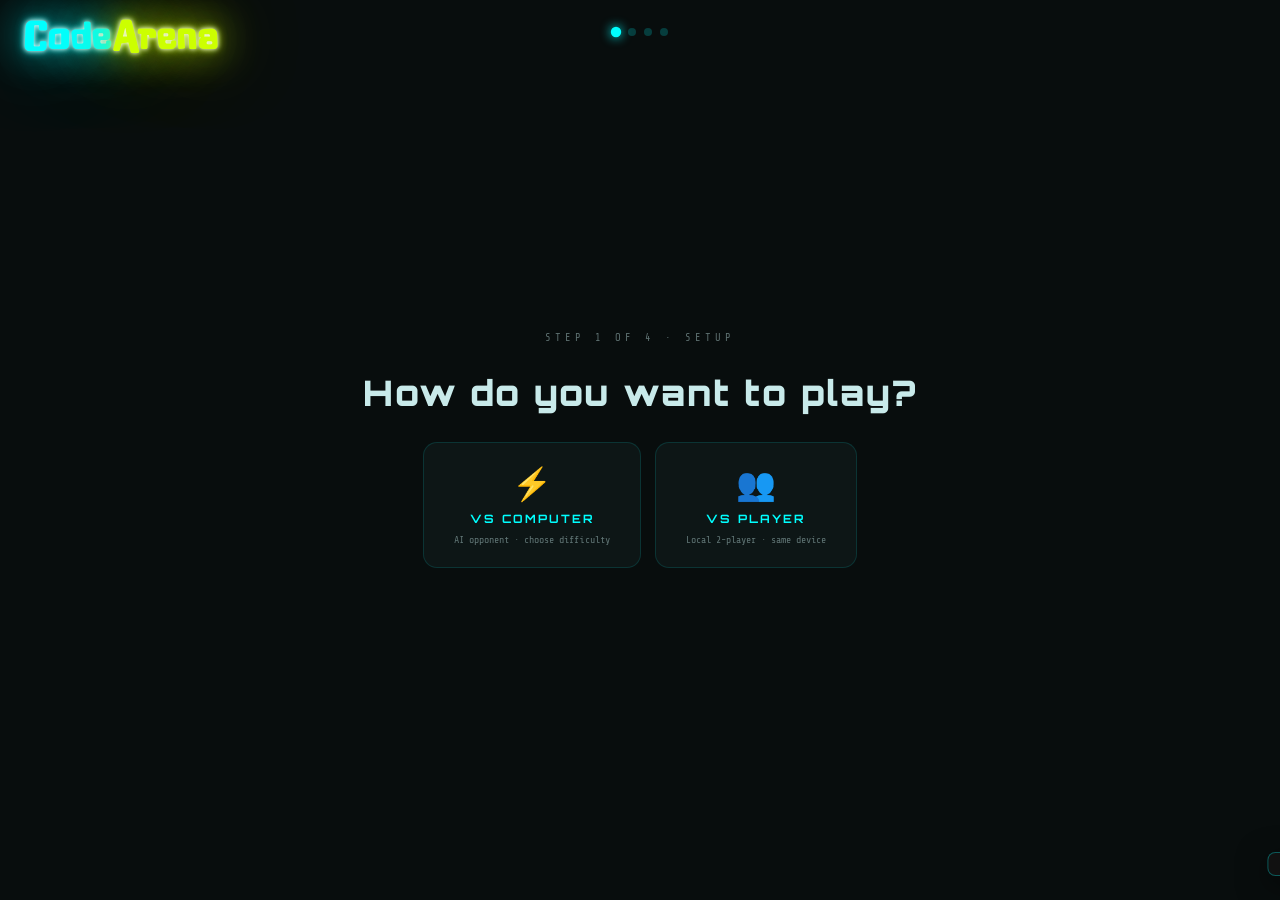
<file: Tictactoe/index.html>
<!DOCTYPE html>
<html lang="en">

<head>
  <meta charset="UTF-8">
  <meta name="viewport" content="width=device-width, initial-scale=1.0">
  <title>CodeArena – CSS Tic Tac Toe</title>
  <script src="../rocket-cursor.js" defer></script>

  <link
    href="https://fonts.googleapis.com/css2?family=Orbitron:wght@400;600;700;900&family=Share+Tech+Mono&family=Rajdhani:wght@500;600;700&display=swap"
    rel="stylesheet">
  <style>
    /* ══════════════════════════════════════════════
       RESET & TOKENS
    ══════════════════════════════════════════════ */
    @font-face {
      font-family: 'Zolla';
      src: url('../assets/Zolla.woff2') format('woff2');
      font-display: swap;
    }

    *,
    *::before,
    *::after {
      margin: 0;
      padding: 0;
      box-sizing: border-box;
    }

    :root {
      --bg: #080d0d;
      --card: #0d1616;
      --card2: #111e1e;
      --border: rgba(0, 255, 255, .13);
      --c: #00ffff;
      --y: #ccff00;
      --err: #ff4444;
      --ok: #44ff88;
      --text: #c8eaea;
      --muted: rgba(200, 234, 234, .45);
      --glow-c: 0 0 5px #fff, 0 0 10px #00ffff, 0 0 40px #00ffff, 0 0 80px #008080;
      --glow-y: 0 0 5px #fff, 0 0 10px #ccff00, 0 0 40px #ccff00, 0 0 80px #88aa00;
      --gs: 0 0 6px #00ffff, 0 0 14px #00ffff;
      --gsy: 0 0 6px #ccff00, 0 0 14px #ccff00;
    }

    body {
      font-family: 'Rajdhani', sans-serif;
      background: var(--bg);
      color: var(--text);
      min-height: 100vh;
      overflow-x: hidden;
    }

    body::before {
      content: '';
      position: fixed;
      inset: 0;
      pointer-events: none;
      z-index: 0;
      background-image:
        linear-gradient(rgba(0, 255, 255, .025) 1px, transparent 1px),
        linear-gradient(90deg, rgba(0, 255, 255, .025) 1px, transparent 1px);
      background-size: 44px 44px;
    }

    /* ══════════════════════════════════════════════
       SHARED LOGO
    ══════════════════════════════════════════════ */
    .logo {
      font-family: 'Zolla', sans-serif;
      font-weight: 900;
      font-size: clamp(1.5rem, 3vw, 2.2rem);
      letter-spacing: 2px;
      text-decoration: none;
      display: inline-flex;
      align-items: baseline;
      gap: 2px;
    }

    .logo .code {
      color: #00ffff;
      text-shadow: var(--glow-c);
    }

    .logo .arena {
      color: #ccff00;
      text-shadow: var(--glow-y);
    }

    /* ══════════════════════════════════════════════
       SETUP WIZARD
    ══════════════════════════════════════════════ */
    #setup {
      position: fixed;
      inset: 0;
      z-index: 500;
      background: var(--bg);
      display: flex;
      flex-direction: column;
      align-items: center;
      justify-content: center;
      padding: 20px;
      transition: opacity .5s, visibility .5s;
    }

    #setup.hidden {
      opacity: 0;
      visibility: hidden;
      pointer-events: none;
    }

    /* Step card */
    .step {
      display: none;
      flex-direction: column;
      align-items: center;
      text-align: center;
      gap: 28px;
      max-width: 560px;
      width: 100%;
      animation: stepIn .4s cubic-bezier(.22, 1, .36, 1) both;
    }

    .step.active {
      display: flex;
    }

    @keyframes stepIn {
      from {
        opacity: 0;
        transform: translateY(20px);
      }

      to {
        opacity: 1;
        transform: translateY(0);
      }
    }

    @keyframes stepOut {
      from {
        opacity: 1;
        transform: translateY(0);
      }

      to {
        opacity: 0;
        transform: translateY(-16px);
      }
    }

    .step.exiting {
      animation: stepOut .25s ease forwards;
    }

    .step-num {
      font-family: 'Share Tech Mono', monospace;
      font-size: .65rem;
      letter-spacing: 4px;
      color: var(--muted);
      text-transform: uppercase;
    }

    .step-q {
      font-family: 'Orbitron', monospace;
      font-weight: 900;
      font-size: clamp(1.4rem, 4vw, 2.2rem);
      letter-spacing: 2px;
      color: var(--text);
      line-height: 1.2;
    }

    .step-hint {
      font-family: 'Share Tech Mono', monospace;
      font-size: .75rem;
      color: var(--muted);
      line-height: 1.7;
      max-width: 420px;
    }

    /* Setup option buttons */
    .setup-options {
      display: flex;
      gap: 14px;
      flex-wrap: wrap;
      justify-content: center;
    }

    .setup-btn {
      display: flex;
      flex-direction: column;
      align-items: center;
      gap: 8px;
      padding: 22px 30px;
      border-radius: 14px;
      cursor: pointer;
      background: var(--card);
      border: 1.5px solid var(--border);
      transition: all .2s;
      min-width: 160px;
    }

    .setup-btn:hover {
      border-color: var(--c);
      box-shadow: 0 0 24px rgba(0, 255, 255, .2);
      transform: translateY(-3px);
    }

    .setup-btn .sb-icon {
      font-size: 2rem;
    }

    .setup-btn .sb-label {
      font-family: 'Orbitron', monospace;
      font-size: .72rem;
      font-weight: 700;
      letter-spacing: 2px;
      text-transform: uppercase;
      color: var(--c);
    }

    .setup-btn .sb-sub {
      font-family: 'Share Tech Mono', monospace;
      font-size: .62rem;
      color: var(--muted);
    }

    .setup-btn.diff-easy .sb-label {
      color: var(--ok);
    }

    .setup-btn.diff-easy:hover {
      border-color: var(--ok);
      box-shadow: 0 0 24px rgba(68, 255, 136, .2);
    }

    .setup-btn.diff-medium .sb-label {
      color: var(--c);
    }

    .setup-btn.diff-hard .sb-label {
      color: var(--err);
    }

    .setup-btn.diff-hard:hover {
      border-color: var(--err);
      box-shadow: 0 0 24px rgba(255, 68, 68, .2);
    }

    .setup-btn.css-flex .sb-label {
      color: var(--c);
    }

    .setup-btn.css-grid .sb-label {
      color: var(--y);
    }

    .setup-btn.css-grid:hover {
      border-color: var(--y);
      box-shadow: 0 0 24px rgba(204, 255, 0, .2);
    }

    /* Progress dots */
    .setup-progress {
      display: flex;
      gap: 8px;
    }

    .sp-dot {
      width: 8px;
      height: 8px;
      border-radius: 50%;
      background: rgba(0, 255, 255, .2);
      transition: all .3s;
    }

    .sp-dot.active {
      background: var(--c);
      box-shadow: 0 0 8px var(--c);
      transform: scale(1.3);
    }

    .sp-dot.done {
      background: rgba(0, 255, 255, .5);
    }

    /* How to Play card in setup */
    .howto-grid {
      display: grid;
      grid-template-columns: 1fr 1fr;
      gap: 12px;
      width: 100%;
      text-align: left;
    }

    .howto-item {
      background: var(--card);
      border: 1px solid var(--border);
      border-radius: 10px;
      padding: 14px 16px;
    }

    .howto-item .hi-num {
      font-family: 'Orbitron', monospace;
      font-size: .75rem;
      font-weight: 900;
      color: var(--c);
      margin-bottom: 6px;
    }

    .howto-item p {
      font-family: 'Share Tech Mono', monospace;
      font-size: .68rem;
      color: var(--muted);
      line-height: 1.7;
    }

    .howto-item.y .hi-num {
      color: var(--y);
    }

    .howto-item.y {
      border-color: rgba(204, 255, 0, .13);
    }

    .start-btn {
      font-family: 'Orbitron', monospace;
      font-size: .85rem;
      font-weight: 900;
      letter-spacing: 3px;
      text-transform: uppercase;
      padding: 16px 48px;
      border-radius: 12px;
      cursor: pointer;
      background: var(--c);
      color: #000;
      border: none;
      box-shadow: 0 0 30px rgba(0, 255, 255, .5);
      transition: all .2s;
    }

    .start-btn:hover {
      box-shadow: 0 0 50px rgba(0, 255, 255, .7);
      transform: translateY(-2px) scale(1.02);
    }

    /* config summary shown in howto step */
    .config-summary {
      display: flex;
      gap: 10px;
      flex-wrap: wrap;
      justify-content: center;
    }

    .cs-pill {
      font-family: 'Share Tech Mono', monospace;
      font-size: .7rem;
      padding: 5px 14px;
      border-radius: 20px;
      background: rgba(0, 255, 255, .06);
      border: 1px solid rgba(0, 255, 255, .2);
      color: var(--c);
    }

    /* ══════════════════════════════════════════════
       GAME ROOT (hidden until setup done)
    ══════════════════════════════════════════════ */
    #game-root {
      display: none;
      position: relative;
      z-index: 1;
    }

    /* ── HEADER ── */
    .game-header {
      display: flex;
      align-items: center;
      justify-content: space-between;
      padding: 16px clamp(20px, 5vw, 60px);
      border-bottom: 1px solid var(--border);
      flex-wrap: wrap;
      gap: 12px;
      max-width: 100%;
    }

    .header-hud {
      display: flex;
      align-items: center;
      gap: 12px;
    }

    /* Timer pill */
    .timer-pill {
      display: flex;
      align-items: center;
      gap: 8px;
      background: var(--card);
      border: 1.5px solid rgba(0, 255, 255, .25);
      border-radius: 30px;
      padding: 7px 16px;
      font-family: 'Orbitron', monospace;
      font-size: .85rem;
      font-weight: 700;
      color: var(--c);
      transition: all .3s;
      min-width: 80px;
      justify-content: center;
    }

    .timer-pill .t-icon {
      font-size: .75rem;
    }

    .timer-pill.warn {
      border-color: rgba(255, 140, 0, .5);
      color: #ff8c00;
      box-shadow: 0 0 12px rgba(255, 140, 0, .2);
    }

    .timer-pill.danger {
      border-color: rgba(255, 68, 68, .6);
      color: var(--err);
      box-shadow: 0 0 16px rgba(255, 68, 68, .3);
      animation: timerPulse .5s ease infinite alternate;
    }

    @keyframes timerPulse {
      from {
        transform: scale(1)
      }

      to {
        transform: scale(1.04)
      }
    }

    /* Score pill */
    .score-pill {
      display: flex;
      align-items: center;
      gap: 8px;
      background: var(--card);
      border: 1.5px solid rgba(204, 255, 0, .2);
      border-radius: 30px;
      padding: 7px 16px;
      font-family: 'Orbitron', monospace;
      font-size: .85rem;
      font-weight: 700;
      color: var(--y);
      min-width: 80px;
      justify-content: center;
    }

    .score-pill .s-label {
      font-size: .55rem;
      color: var(--muted);
      letter-spacing: 2px;
    }

    .header-right {
      display: flex;
      align-items: center;
      gap: 8px;
    }

    .hdr-btn {
      font-family: 'Orbitron', monospace;
      font-size: .62rem;
      font-weight: 700;
      letter-spacing: 1.5px;
      text-transform: uppercase;
      padding: 8px 16px;
      border-radius: 8px;
      cursor: pointer;
      transition: all .2s;
      background: transparent;
      text-decoration: none;
      display: inline-flex;
      align-items: center;
      gap: 5px;
    }

    .hdr-btn.cyan {
      color: var(--c);
      border: 1.5px solid rgba(0, 255, 255, .3);
    }

    .hdr-btn.cyan:hover {
      background: rgba(0, 255, 255, .08);
      box-shadow: var(--gs);
      border-color: var(--c);
    }

    .hdr-btn.lime {
      color: var(--y);
      border: 1.5px solid rgba(204, 255, 0, .3);
    }

    .hdr-btn.lime:hover {
      background: rgba(204, 255, 0, .08);
      box-shadow: var(--gsy);
      border-color: var(--y);
    }

    /* ── CONTROLS STRIP (compact, collapsible settings) ── */
    .settings-strip {
      display: flex;
      align-items: center;
      justify-content: space-between;
      padding: 10px clamp(20px, 5vw, 60px);
      gap: 10px;
      flex-wrap: wrap;
      border-bottom: 1px solid rgba(0, 255, 255, .06);
      background: rgba(0, 0, 0, .2);
    }

    .settings-left {
      display: flex;
      align-items: center;
      gap: 10px;
      flex-wrap: wrap;
    }

    .mini-tag {
      font-family: 'Share Tech Mono', monospace;
      font-size: .65rem;
      padding: 4px 12px;
      border-radius: 20px;
      background: rgba(0, 255, 255, .06);
      border: 1px solid rgba(0, 255, 255, .18);
      color: var(--c);
      display: flex;
      align-items: center;
      gap: 5px;
      cursor: pointer;
      transition: all .18s;
    }

    .mini-tag:hover {
      border-color: var(--c);
    }

    .mini-tag.lime {
      background: rgba(204, 255, 0, .06);
      border-color: rgba(204, 255, 0, .18);
      color: var(--y);
    }

    .mini-tag.green {
      background: rgba(68, 255, 136, .06);
      border-color: rgba(68, 255, 136, .18);
      color: var(--ok);
    }

    .mini-tag.red {
      background: rgba(255, 68, 68, .06);
      border-color: rgba(255, 68, 68, .18);
      color: var(--err);
    }

    .settings-right {
      display: flex;
      align-items: center;
      gap: 8px;
    }

    .s-btn {
      font-family: 'Orbitron', monospace;
      font-size: .62rem;
      font-weight: 700;
      letter-spacing: 1.5px;
      text-transform: uppercase;
      padding: 6px 14px;
      border-radius: 6px;
      cursor: pointer;
      transition: all .18s;
      background: transparent;
    }

    .s-btn.c {
      color: var(--c);
      border: 1.5px solid rgba(0, 255, 255, .3);
    }

    .s-btn.c:hover {
      background: rgba(0, 255, 255, .08);
    }

    .s-btn.y {
      color: var(--y);
      border: 1.5px solid rgba(204, 255, 0, .25);
    }

    .s-btn.y:hover {
      background: rgba(204, 255, 0, .06);
    }

    /* ── PAGE WRAPPER ── */
    .page {
      max-width: 1280px;
      margin: 0 auto;
      padding: 28px clamp(20px, 5vw, 60px) 80px;
    }

    /* ── INNER LIMITER — used by header + settings to match page width ── */
    .inner {
      max-width: 1280px;
      margin: 0 auto;
      padding: 0 clamp(20px, 5vw, 60px);
      width: 100%;
    }

    /* ── MAIN CARD ── */
    .main-card {
      background: var(--card);
      border: 1px solid var(--border);
      border-radius: 18px;
      padding: 28px 32px;
      display: grid;
      grid-template-columns: 300px 1fr 260px;
      gap: 28px;
      align-items: start;
    }

    @media(max-width:1100px) {
      .main-card {
        grid-template-columns: 260px 1fr;
      }
    }

    @media(max-width:760px) {
      .main-card {
        grid-template-columns: 1fr;
        padding: 20px;
      }
    }

    /* ── PANEL TITLES ── */
    .panel-title {
      font-family: 'Share Tech Mono', monospace;
      font-size: .65rem;
      letter-spacing: 3px;
      text-transform: uppercase;
      color: var(--muted);
      margin-bottom: 14px;
    }

    .panel-title span {
      color: var(--c);
    }

    .panel-title.y span {
      color: var(--y);
    }

    /* ── TERMINAL ── */
    .code-block {
      background: var(--card2);
      border: 1px solid rgba(0, 255, 255, .1);
      border-radius: 10px;
      padding: 16px;
      margin-bottom: 14px;
      font-family: 'Share Tech Mono', monospace;
      font-size: .78rem;
    }

    .cb-selector {
      color: var(--c);
      margin-bottom: 6px;
    }

    .cb-brace {
      color: rgba(255, 255, 255, .3);
    }

    .cb-line {
      display: flex;
      align-items: center;
      gap: 0;
      margin: 6px 0 6px 16px;
      position: relative;
    }

    .cb-prop {
      color: rgba(204, 255, 0, .65);
      white-space: nowrap;
      padding-right: 4px;
      flex-shrink: 0;
    }

    .cb-colon {
      color: rgba(255, 255, 255, .3);
      padding-right: 6px;
      flex-shrink: 0;
    }

    .term-input-wrap {
      flex: 1;
      position: relative;
      background: rgba(0, 0, 0, .4);
      border: 1px solid rgba(0, 255, 255, .2);
      border-radius: 6px;
      display: flex;
      align-items: center;
      transition: border-color .2s, box-shadow .2s;
    }

    .term-input-wrap:focus-within {
      border-color: var(--c);
      box-shadow: 0 0 10px rgba(0, 255, 255, .2);
    }

    .term-input-wrap.valid {
      border-color: var(--y);
      box-shadow: 0 0 10px rgba(204, 255, 0, .2);
    }

    .term-input-wrap.invalid {
      border-color: var(--err);
      animation: shake .28s ease;
    }

    @keyframes shake {

      0%,
      100% {
        transform: translateX(0)
      }

      30% {
        transform: translateX(-4px)
      }

      70% {
        transform: translateX(4px)
      }
    }

    .term-cursor {
      color: rgba(0, 255, 255, .4);
      font-size: .9rem;
      padding: 0 5px 0 8px;
      user-select: none;
    }

    .term-inp {
      background: transparent;
      border: none;
      outline: none;
      font-family: 'Share Tech Mono', monospace;
      font-size: .82rem;
      color: var(--c);
      caret-color: var(--y);
      padding: 7px 4px 7px 0;
      flex: 1;
      min-width: 0;
    }

    .term-inp.y-inp {
      color: var(--y);
    }

    .term-inp::placeholder {
      color: rgba(0, 255, 255, .22);
    }

    .term-check {
      font-size: .75rem;
      padding: 0 8px;
      min-width: 22px;
    }

    .term-check.ok {
      color: var(--y);
    }

    .term-check.err {
      color: var(--err);
    }

    .ac-drop {
      position: absolute;
      top: calc(100% + 5px);
      left: 0;
      right: 0;
      background: #0a1515;
      border: 1px solid rgba(0, 255, 255, .22);
      border-radius: 6px;
      z-index: 50;
      display: none;
      overflow: hidden;
    }

    .ac-drop.show {
      display: block;
    }

    .ac-item {
      font-family: 'Share Tech Mono', monospace;
      font-size: .78rem;
      padding: 7px 12px;
      color: rgba(0, 255, 255, .55);
      cursor: pointer;
      display: flex;
      justify-content: space-between;
      align-items: center;
      transition: background .1s;
    }

    .ac-item:hover,
    .ac-item.hi {
      background: rgba(0, 255, 255, .08);
      color: var(--c);
    }

    .ac-item.cur-val {
      color: var(--y);
    }

    .ac-hint {
      font-size: .65rem;
      color: rgba(204, 255, 0, .4);
    }

    .css-echo {
      font-family: 'Share Tech Mono', monospace;
      font-size: .72rem;
      background: var(--card2);
      border-left: 3px solid rgba(204, 255, 0, .4);
      border-radius: 0 6px 6px 0;
      padding: 10px 12px;
      color: rgba(204, 255, 0, .65);
      line-height: 1.8;
      margin-bottom: 14px;
      min-height: 60px;
    }

    .cell-map {
      display: grid;
      grid-template-columns: repeat(3, 1fr);
      gap: 3px;
      margin-bottom: 14px;
    }

    .cm-cell {
      aspect-ratio: 1;
      display: flex;
      align-items: center;
      justify-content: center;
      border-radius: 5px;
      border: 1px solid rgba(0, 255, 255, .1);
      background: var(--card2);
      font-family: 'Share Tech Mono', monospace;
      font-size: .55rem;
      color: rgba(0, 255, 255, .2);
      text-align: center;
      line-height: 1.3;
      transition: all .2s;
    }

    .cm-cell.aimed {
      border-color: var(--c);
      color: var(--c);
      background: rgba(0, 255, 255, .1);
      animation: cmBlink 1s ease infinite alternate;
    }

    .cm-cell.tx {
      border-color: rgba(0, 255, 255, .2);
      color: rgba(0, 255, 255, .15);
      background: rgba(0, 255, 255, .04);
    }

    .cm-cell.to {
      border-color: rgba(204, 255, 0, .2);
      color: rgba(204, 255, 0, .15);
      background: rgba(204, 255, 0, .03);
    }

    @keyframes cmBlink {
      from {
        box-shadow: none
      }

      to {
        box-shadow: 0 0 10px rgba(0, 255, 255, .3), inset 0 0 8px rgba(0, 255, 255, .1)
      }
    }

    #placeBtn {
      width: 100%;
      font-family: 'Orbitron', monospace;
      font-size: .7rem;
      font-weight: 700;
      letter-spacing: 2px;
      text-transform: uppercase;
      padding: 12px 8px;
      border-radius: 8px;
      cursor: pointer;
      background: rgba(0, 255, 255, .08);
      color: var(--c);
      border: 1.5px solid var(--c);
      box-shadow: 0 0 10px rgba(0, 255, 255, .15);
      transition: all .18s;
    }

    #placeBtn:hover:not(:disabled) {
      background: rgba(0, 255, 255, .15);
      box-shadow: 0 0 24px rgba(0, 255, 255, .4);
      transform: translateY(-1px);
    }

    #placeBtn:disabled {
      opacity: .35;
      cursor: not-allowed;
      box-shadow: none;
    }

    #placeBtn.pop {
      animation: btnPop .4s cubic-bezier(.34, 1.56, .64, 1);
    }

    @keyframes btnPop {
      0% {
        transform: scale(1)
      }

      50% {
        transform: scale(.94)
      }

      100% {
        transform: scale(1)
      }
    }

    /* ── BOARD ── */
    .board-col {
      display: flex;
      flex-direction: column;
      align-items: center;
      gap: 14px;
    }

    .turn-banner {
      width: 100%;
      padding: 10px 20px;
      border-radius: 8px;
      text-align: center;
      font-family: 'Orbitron', monospace;
      font-size: .72rem;
      font-weight: 700;
      letter-spacing: 3px;
      text-transform: uppercase;
    }

    .tb-x {
      background: rgba(0, 255, 255, .07);
      color: var(--c);
      border: 1px solid rgba(0, 255, 255, .2);
    }

    .tb-o {
      background: rgba(204, 255, 0, .07);
      color: var(--y);
      border: 1px solid rgba(204, 255, 0, .2);
    }

    .board-wrap {
      position: relative;
      width: 100%;
      max-width: 360px;
    }

    #board {
      display: grid;
      grid-template-columns: repeat(3, 1fr);
      gap: 6px;
      width: 100%;
    }

    .cell {
      aspect-ratio: 1;
      background: var(--card2);
      border: 1px solid var(--border);
      border-radius: 10px;
      cursor: pointer;
      display: flex;
      flex-direction: column;
      align-items: center;
      justify-content: center;
      position: relative;
      overflow: hidden;
      transition: all .2s;
    }

    .cell:hover:not(.occupied) {
      border-color: rgba(0, 255, 255, .3);
      background: rgba(0, 255, 255, .04);
    }

    .cell.aimed {
      border-color: var(--c) !important;
      box-shadow: 0 0 16px rgba(0, 255, 255, .25), inset 0 0 12px rgba(0, 255, 255, .08) !important;
    }

    .cell.win-cell {
      border-color: var(--y) !important;
      background: rgba(204, 255, 0, .06) !important;
    }

    .cell-lbl {
      font-family: 'Share Tech Mono', monospace;
      font-size: .52rem;
      color: rgba(0, 255, 255, .2);
      text-align: center;
      line-height: 1.6;
      pointer-events: none;
      transition: opacity .2s;
    }

    .cell.aimed .cell-lbl {
      color: rgba(0, 255, 255, .5);
    }

    .mark {
      position: absolute;
      font-family: 'Orbitron', monospace;
      font-weight: 900;
      font-size: 2rem;
      animation: markIn .3s cubic-bezier(.34, 1.56, .64, 1);
      pointer-events: none;
    }

    .mark-x {
      color: var(--c);
      text-shadow: var(--gs);
    }

    .mark-o {
      color: var(--y);
      text-shadow: var(--gsy);
    }

    @keyframes markIn {
      from {
        opacity: 0;
        transform: scale(.4)
      }

      to {
        opacity: 1;
        transform: scale(1)
      }
    }

    .win-svg {
      position: absolute;
      inset: 0;
      width: 100%;
      height: 100%;
      pointer-events: none;
    }

    .win-path {
      stroke: var(--y);
      stroke-width: 4;
      stroke-linecap: round;
      fill: none;
      filter: drop-shadow(0 0 6px var(--y));
      animation: drawLine .5s ease forwards;
      stroke-dasharray: 400;
      stroke-dashoffset: 400;
    }

    @keyframes drawLine {
      to {
        stroke-dashoffset: 0
      }
    }

    #statusMsg {
      font-family: 'Share Tech Mono', monospace;
      font-size: .72rem;
      color: var(--muted);
      text-align: center;
      min-height: 20px;
    }

    .act-row {
      display: flex;
      gap: 10px;
      width: 100%;
      max-width: 360px;
    }

    .act-btn {
      flex: 1;
      font-family: 'Orbitron', monospace;
      font-size: .62rem;
      font-weight: 700;
      letter-spacing: 1.5px;
      text-transform: uppercase;
      padding: 10px 8px;
      border-radius: 8px;
      cursor: pointer;
      background: transparent;
      transition: all .18s;
    }

    .act-c {
      color: var(--c);
      border: 1.5px solid rgba(0, 255, 255, .3);
    }

    .act-c:hover {
      background: rgba(0, 255, 255, .08);
    }

    .act-y {
      color: var(--y);
      border: 1.5px solid rgba(204, 255, 0, .25);
    }

    .act-y:hover {
      background: rgba(204, 255, 0, .06);
    }

    /* ── REF ── */
    .ref-list {
      display: flex;
      flex-direction: column;
      gap: 8px;
    }

    .ref-card {
      background: var(--card2);
      border: 1px solid rgba(0, 255, 255, .08);
      border-radius: 8px;
      padding: 11px 13px;
    }

    .ref-prop {
      font-family: 'Share Tech Mono', monospace;
      font-size: .68rem;
      color: var(--c);
      margin-bottom: 5px;
    }

    .ref-vals {
      font-family: 'Share Tech Mono', monospace;
      font-size: .63rem;
      color: var(--muted);
      line-height: 1.7;
    }

    .ref-vals span {
      color: var(--y);
    }

    /* ── MOVE LOG ── */
    .move-log {
      max-height: 150px;
      overflow-y: auto;
      display: flex;
      flex-direction: column;
      gap: 3px;
    }

    .mentry {
      font-family: 'Share Tech Mono', monospace;
      font-size: .68rem;
      padding: 4px 9px;
      border-radius: 5px;
      background: rgba(0, 255, 255, .03);
      border-left: 2px solid transparent;
      animation: fadeSlide .25s ease;
    }

    .mentry.mx {
      border-left-color: var(--c);
      color: rgba(0, 255, 255, .7);
    }

    .mentry.mo {
      border-left-color: var(--y);
      color: rgba(204, 255, 0, .7);
    }

    @keyframes fadeSlide {
      from {
        opacity: 0;
        transform: translateX(-5px)
      }

      to {
        opacity: 1;
        transform: none
      }
    }

    /* ── MINI SCORE BAR (bottom of game) ── */
    .score-bar {
      display: flex;
      gap: 10px;
      margin-top: 20px;
      justify-content: center;
      flex-wrap: wrap;
    }

    .sb-chip {
      background: var(--card);
      border: 1px solid var(--border);
      border-radius: 8px;
      padding: 10px 20px;
      text-align: center;
      min-width: 90px;
    }

    .sb-chip .sc-l {
      font-family: 'Share Tech Mono', monospace;
      font-size: .52rem;
      letter-spacing: 3px;
      text-transform: uppercase;
      color: var(--muted);
      margin-bottom: 3px;
    }

    .sb-chip .sc-v {
      font-family: 'Orbitron', monospace;
      font-size: 1.4rem;
      font-weight: 700;
      color: var(--c);
      text-shadow: var(--gs);
      line-height: 1;
    }

    .sb-chip.y .sc-v {
      color: var(--y);
      text-shadow: var(--gsy);
    }

    .sb-chip.streak .sc-v.fire {
      animation: firePop .4s ease;
    }

    @keyframes firePop {

      0%,
      100% {
        transform: scale(1)
      }

      50% {
        transform: scale(1.4);
        text-shadow: 0 0 30px #ccff00
      }
    }

    /* ── RESULT MODAL ── */
    .overlay {
      position: fixed;
      inset: 0;
      background: rgba(0, 0, 0, .82);
      backdrop-filter: blur(4px);
      z-index: 1000;
      display: flex;
      align-items: center;
      justify-content: center;
      opacity: 0;
      pointer-events: none;
      transition: opacity .25s;
    }

    .overlay.open {
      opacity: 1;
      pointer-events: all;
    }

    .modal {
      background: var(--card);
      border: 1px solid rgba(0, 255, 255, .22);
      border-radius: 16px;
      padding: 36px 36px 30px;
      max-width: 480px;
      width: 92%;
      text-align: center;
      position: relative;
      overflow: hidden;
      transform: scale(.92);
      transition: transform .3s cubic-bezier(.34, 1.56, .64, 1);
    }

    .overlay.open .modal {
      transform: scale(1);
    }

    .modal::before {
      content: '';
      position: absolute;
      top: 0;
      left: 10%;
      right: 10%;
      height: 2px;
      background: linear-gradient(90deg, transparent, var(--c), var(--y), transparent);
    }

    .m-title {
      font-family: 'Orbitron', monospace;
      font-weight: 900;
      font-size: 1.9rem;
      letter-spacing: 3px;
      margin-bottom: 8px;
    }

    .m-win {
      color: var(--y);
      text-shadow: var(--glow-y);
    }

    .m-lose {
      color: var(--err);
      text-shadow: 0 0 10px rgba(255, 68, 68, .5);
    }

    .m-draw {
      color: var(--c);
      text-shadow: var(--glow-c);
    }

    .m-sub {
      font-family: 'Share Tech Mono', monospace;
      font-size: .78rem;
      color: var(--muted);
      margin-bottom: 18px;
      line-height: 1.7;
    }

    /* Score breakdown in result */
    .score-breakdown {
      background: rgba(0, 0, 0, .3);
      border: 1px solid rgba(204, 255, 0, .15);
      border-radius: 10px;
      padding: 16px;
      margin-bottom: 18px;
    }

    .sb-row {
      display: flex;
      justify-content: space-between;
      align-items: center;
      padding: 4px 0;
      font-family: 'Share Tech Mono', monospace;
      font-size: .72rem;
      color: var(--muted);
    }

    .sb-row span:last-child {
      color: var(--text);
    }

    .sb-total {
      border-top: 1px solid rgba(204, 255, 0, .2);
      margin-top: 8px;
      padding-top: 10px;
      display: flex;
      justify-content: space-between;
      align-items: center;
    }

    .sb-total-label {
      font-family: 'Orbitron', monospace;
      font-size: .65rem;
      font-weight: 700;
      letter-spacing: 2px;
      color: var(--muted);
    }

    .sb-total-val {
      font-family: 'Orbitron', monospace;
      font-size: 1.6rem;
      font-weight: 900;
      color: var(--y);
      text-shadow: var(--gsy);
    }

    .m-lesson {
      background: rgba(0, 255, 255, .05);
      border: 1px solid rgba(0, 255, 255, .15);
      border-radius: 8px;
      padding: 13px 16px;
      margin-bottom: 22px;
      font-family: 'Share Tech Mono', monospace;
      font-size: .72rem;
      color: var(--c);
      text-align: left;
      line-height: 1.8;
    }

    .m-lesson .lbl {
      font-size: .58rem;
      color: var(--muted);
      letter-spacing: 3px;
      display: block;
      margin-bottom: 6px;
    }

    .m-btns {
      display: flex;
      gap: 10px;
      justify-content: center;
      flex-wrap: wrap;
    }

    .m-btn-solid {
      font-family: 'Orbitron', monospace;
      font-size: .68rem;
      font-weight: 700;
      letter-spacing: 2px;
      text-transform: uppercase;
      padding: 11px 24px;
      border-radius: 8px;
      border: none;
      background: var(--c);
      color: #000;
      cursor: pointer;
      box-shadow: 0 0 14px rgba(0, 255, 255, .35);
      transition: all .18s;
    }

    .m-btn-solid:hover {
      box-shadow: 0 0 28px rgba(0, 255, 255, .6);
      transform: translateY(-1px);
    }

    .m-btn-ol {
      font-family: 'Orbitron', monospace;
      font-size: .68rem;
      font-weight: 700;
      letter-spacing: 2px;
      text-transform: uppercase;
      padding: 10px 22px;
      border-radius: 8px;
      background: transparent;
      color: var(--y);
      border: 1.5px solid var(--y);
      cursor: pointer;
      transition: all .18s;
      text-decoration: none;
      display: inline-flex;
      align-items: center;
    }

    .m-btn-ol:hover {
      background: rgba(204, 255, 0, .1);
      box-shadow: var(--gsy);
    }

    /* ── How to Play panel (in-game) ── */
    .howto-overlay {
      position: fixed;
      inset: 0;
      background: rgba(0, 0, 0, .85);
      backdrop-filter: blur(6px);
      z-index: 800;
      display: flex;
      align-items: center;
      justify-content: center;
      opacity: 0;
      pointer-events: none;
      transition: opacity .25s;
    }

    .howto-overlay.open {
      opacity: 1;
      pointer-events: all;
    }

    .howto-box {
      background: var(--card);
      border: 1px solid rgba(0, 255, 255, .2);
      border-radius: 16px;
      padding: 32px;
      max-width: 520px;
      width: 92%;
      transform: scale(.93);
      transition: transform .3s cubic-bezier(.34, 1.56, .64, 1);
    }

    .howto-overlay.open .howto-box {
      transform: scale(1);
    }

    .howto-box h2 {
      font-family: 'Orbitron', monospace;
      font-size: 1.1rem;
      letter-spacing: 3px;
      color: var(--c);
      margin-bottom: 20px;
      text-shadow: var(--gs);
    }

    .howto-steps {
      display: flex;
      flex-direction: column;
      gap: 12px;
      margin-bottom: 20px;
    }

    .hs-row {
      display: flex;
      gap: 12px;
      align-items: flex-start;
    }

    .hs-num {
      font-family: 'Orbitron', monospace;
      font-size: .7rem;
      font-weight: 900;
      color: var(--y);
      min-width: 24px;
      margin-top: 2px;
    }

    .hs-text {
      font-family: 'Share Tech Mono', monospace;
      font-size: .72rem;
      color: var(--text);
      line-height: 1.7;
    }

    .hs-text b {
      color: var(--c);
    }

    /* ── MISC ── */
    .flash {
      position: fixed;
      inset: 0;
      pointer-events: none;
      z-index: 900;
      background: rgba(204, 255, 0, .08);
      animation: fl .5s ease forwards;
    }

    @keyframes fl {
      0% {
        opacity: 0
      }

      25% {
        opacity: 1
      }

      100% {
        opacity: 0
      }
    }

    .dots {
      display: inline-flex;
      gap: 4px;
      align-items: center;
    }

    .dots span {
      width: 5px;
      height: 5px;
      border-radius: 50%;
      background: var(--y);
      animation: db 1.1s infinite;
    }

    .dots span:nth-child(2) {
      animation-delay: .18s
    }

    .dots span:nth-child(3) {
      animation-delay: .36s
    }

    @keyframes db {

      0%,
      80%,
      100% {
        opacity: .2
      }

      40% {
        opacity: 1
      }
    }

    #ptcl {
      position: fixed;
      inset: 0;
      pointer-events: none;
      z-index: 1;
      overflow: hidden;
    }

    .pt {
      position: absolute;
      border-radius: 50%;
      opacity: 0;
      animation: ptUp linear infinite;
    }

    @keyframes ptUp {
      0% {
        transform: translateY(105vh) scale(0);
        opacity: 0
      }

      10% {
        opacity: .6
      }

      90% {
        opacity: .2
      }

      100% {
        transform: translateY(-5vh) scale(1);
        opacity: 0
      }
    }
  </style>
  <script src="../auth-widget.js" defer></script>

</head>

<body>
  <div id="ptcl"></div>

  <!-- ══════════════════════════════════════════════
     SETUP WIZARD
══════════════════════════════════════════════ -->
  <div id="setup">

    <!-- Dots -->
    <div class="setup-progress" style="position:absolute;top:28px;left:50%;transform:translateX(-50%);">
      <div class="sp-dot active" id="dot-0"></div>
      <div class="sp-dot" id="dot-1"></div>
      <div class="sp-dot" id="dot-2"></div>
      <div class="sp-dot" id="dot-3"></div>
    </div>

    <a class="logo" href="../index.html" style="position:absolute;top:22px;left:24px;">
      <span class="code">Code</span><span class="arena">Arena</span>

    </a>

    <!-- STEP 0 — Game Mode -->
    <div class="step active" id="step-0">
      <div class="step-num">Step 1 of 4 · Setup</div>
      <div class="step-q">How do you want to play?</div>
      <div class="setup-options">
        <button class="setup-btn" onclick="pickMode('ai')">
          <span class="sb-icon">⚡</span>
          <span class="sb-label">VS Computer</span>
          <span class="sb-sub">AI opponent · choose difficulty</span>
        </button>
        <button class="setup-btn" onclick="pickMode('pvp')">
          <span class="sb-icon">👥</span>
          <span class="sb-label">VS Player</span>
          <span class="sb-sub">Local 2-player · same device</span>
        </button>
      </div>
    </div>

    <!-- STEP 1 — Difficulty (AI only) -->
    <div class="step" id="step-1">
      <div class="step-num">Step 2 of 4 · Difficulty</div>
      <div class="step-q">How hard should the AI be?</div>
      <div class="setup-options">
        <button class="setup-btn diff-easy" onclick="pickDiff('easy')">
          <span class="sb-icon">🟢</span>
          <span class="sb-label">Easy</span>
          <span class="sb-sub">90 sec · random moves</span>
        </button>
        <button class="setup-btn diff-medium" onclick="pickDiff('medium')">
          <span class="sb-icon">🟡</span>
          <span class="sb-label">Medium</span>
          <span class="sb-sub">60 sec · semi-smart</span>
        </button>
        <button class="setup-btn diff-hard" onclick="pickDiff('hard')">
          <span class="sb-icon">🔴</span>
          <span class="sb-label">Hard</span>
          <span class="sb-sub">30 sec · unbeatable</span>
        </button>
      </div>
    </div>

    <!-- STEP 2 — CSS Mode -->
    <div class="step" id="step-2">
      <div class="step-num">Step 3 of 4 · CSS Mode</div>
      <div class="step-q">Which CSS property to master?</div>
      <div class="step-hint">Each cell on the board maps to a CSS coordinate.<br>Type the right values to place your
        mark.</div>
      <div class="setup-options">
        <button class="setup-btn css-flex" onclick="pickCSS('flex')">
          <span class="sb-icon">↔</span>
          <span class="sb-label">Flexbox</span>
          <span class="sb-sub">justify-content + align-items</span>
        </button>
        <button class="setup-btn css-grid" onclick="pickCSS('grid')">
          <span class="sb-icon">⊞</span>
          <span class="sb-label">CSS Grid</span>
          <span class="sb-sub">grid-column + grid-row</span>
        </button>
      </div>
    </div>

    <!-- STEP 3 — How to Play + Start -->
    <div class="step" id="step-3">
      <div class="step-num">Step 4 of 4 · How to Play</div>
      <div class="step-q">Quick Briefing</div>

      <div class="config-summary">
        <span class="cs-pill" id="cs-mode">VS Computer</span>
        <span class="cs-pill" id="cs-diff" style="color:var(--ok);border-color:rgba(68,255,136,.2)">Easy · 90s</span>
        <span class="cs-pill" id="cs-css" style="color:var(--y);border-color:rgba(204,255,0,.2)">Flexbox</span>
      </div>

      <div class="howto-grid">
        <div class="howto-item">
          <div class="hi-num">01 · Target a Cell</div>
          <p>Type CSS values in the terminal on the left to highlight a board cell.</p>
        </div>
        <div class="howto-item y">
          <div class="hi-num">02 · Execute</div>
          <p>Press ▶ Execute or hit Enter to place your mark on the targeted cell.</p>
        </div>
        <div class="howto-item">
          <div class="hi-num">03 · Win a Row</div>
          <p>Get 3 in a row — horizontally, vertically, or diagonally — to win the round.</p>
        </div>
        <div class="howto-item y">
          <div class="hi-num">04 · Score Points</div>
          <p>Win faster with fewer errors to earn more points. Beat the timer!</p>
        </div>
      </div>

      <button class="start-btn" onclick="startGame()">▶ START GAME</button>
    </div>
  </div>

  <!-- ══════════════════════════════════════════════
     GAME ROOT
══════════════════════════════════════════════ -->
  <div id="game-root">

    <!-- HEADER -->
    <div class="game-header">
      <a class="logo" href="../index.html"><span class="code">Code</span><span class="arena">Arena</span></a>

      <div class="header-hud">
        <div class="timer-pill" id="timerPill">
          <span class="t-icon">⏱</span>
          <span id="timerVal">—</span>
        </div>
        <div class="score-pill">
          <span class="s-label">PTS</span>
          <span id="sessionPts">0</span>
        </div>
      </div>

      <div class="header-right">
        <button class="hdr-btn cyan" onclick="openHowto()">? How to Play</button>
        <a class="hdr-btn lime" href="../leaderboard.html">🏆 Leaderboard</a>
        <div class="ca-auth-target"></div>
      </div>
    </div>

    <!-- SETTINGS STRIP -->
    <div class="settings-strip">
      <div class="settings-left">
        <span class="mini-tag" id="tag-mode">⚡ VS Computer</span>
        <span class="mini-tag" id="tag-diff" style="color:var(--ok);border-color:rgba(68,255,136,.18)">🟢 Easy</span>
        <span class="mini-tag lime" id="tag-css">↔ Flexbox</span>
      </div>
      <div class="settings-right">
        <button class="s-btn c" onclick="resetAll()">↺ Reset Stats</button>
        <button class="s-btn y" onclick="goSetup()">⚙ Change Setup</button>
      </div>
    </div>

    <!-- GAME PAGE -->
    <div class="page">
      <div class="main-card">

        <!-- LEFT: TERMINAL -->
        <div>
          <div class="panel-title"><span id="termTitle">FLEX TERMINAL</span></div>

          <div id="flexBlock">
            <div class="code-block">
              <div class="cb-selector">.container {</div>
              <div style="margin-left:4px">
                <div class="cb-line">
                  <span class="cb-prop">justify-content</span><span class="cb-colon">:</span>
                  <div class="term-input-wrap" id="jcWrap">
                    <span class="term-cursor">›</span>
                    <input class="term-inp" id="jcInp" placeholder="flex-start / center / flex-end" autocomplete="off"
                      spellcheck="false" oninput="onInput('jc')" onkeydown="onKey(event,'jc')" onfocus="showAC('jc')"
                      onblur="hideAC('jc',280)">
                    <span class="term-check" id="jcChk"></span>
                    <div class="ac-drop" id="jcAC"></div>
                  </div>
                </div>
                <div class="cb-line">
                  <span class="cb-prop">align-items</span><span class="cb-colon">:</span>
                  <div class="term-input-wrap" id="aiWrap">
                    <span class="term-cursor">›</span>
                    <input class="term-inp y-inp" id="aiInp" placeholder="flex-start / center / flex-end"
                      autocomplete="off" spellcheck="false" oninput="onInput('ai')" onkeydown="onKey(event,'ai')"
                      onfocus="showAC('ai')" onblur="hideAC('ai',280)">
                    <span class="term-check" id="aiChk"></span>
                    <div class="ac-drop" id="aiAC"></div>
                  </div>
                </div>
              </div>
              <div class="cb-brace">}</div>
            </div>
          </div>

          <div id="gridBlock" style="display:none">
            <div class="code-block">
              <div class="cb-selector">.item {</div>
              <div style="margin-left:4px">
                <div class="cb-line">
                  <span class="cb-prop">grid-column</span><span class="cb-colon">:</span>
                  <div class="term-input-wrap" id="gcWrap">
                    <span class="term-cursor">›</span>
                    <input class="term-inp" id="gcInp" placeholder="1 · 2 · 3" autocomplete="off" spellcheck="false"
                      oninput="onInput('gc')" onkeydown="onKey(event,'gc')" onfocus="showAC('gc')"
                      onblur="hideAC('gc',280)">
                    <span class="term-check" id="gcChk"></span>
                    <div class="ac-drop" id="gcAC"></div>
                  </div>
                </div>
                <div class="cb-line">
                  <span class="cb-prop">grid-row</span><span class="cb-colon">:</span>
                  <div class="term-input-wrap" id="grWrap">
                    <span class="term-cursor">›</span>
                    <input class="term-inp y-inp" id="grInp" placeholder="1 · 2 · 3" autocomplete="off"
                      spellcheck="false" oninput="onInput('gr')" onkeydown="onKey(event,'gr')" onfocus="showAC('gr')"
                      onblur="hideAC('gr',280)">
                    <span class="term-check" id="grChk"></span>
                    <div class="ac-drop" id="grAC"></div>
                  </div>
                </div>
              </div>
              <div class="cb-brace">}</div>
            </div>
          </div>

          <div class="panel-title" style="margin-bottom:8px"><span>GRID MAP</span></div>
          <div class="cell-map" id="cellMap"></div>
          <div class="css-echo" id="cssEcho">// type above to see generated CSS…</div>
          <button id="placeBtn" disabled onclick="placeFromCtrl()">▶ EXECUTE PLACEMENT</button>
        </div>

        <!-- CENTER: BOARD -->
        <div class="board-col">
          <div class="turn-banner tb-x" id="turnBanner">✕ PLAYER 1'S TURN</div>
          <div class="board-wrap">
            <div id="board"></div>
            <svg class="win-svg" id="winSVG" style="display:none">
              <line class="win-path" id="winLine" x1="0" y1="0" x2="0" y2="0" />
            </svg>
          </div>
          <div id="statusMsg">// type CSS values to target a cell</div>
          <div class="act-row">
            <button class="act-btn act-c" onclick="newRound()">↺ New Round</button>
            <button class="act-btn act-y" onclick="showHint()">💡 Hint</button>
          </div>
        </div>

        <!-- RIGHT: REF + LOG -->
        <div style="display:flex;flex-direction:column;gap:16px">
          <div>
            <div class="panel-title y"><span id="refTitle">FLEXBOX REFERENCE</span></div>
            <div class="ref-list" id="refList"></div>
          </div>
          <div>
            <div class="panel-title"><span>MOVE LOG</span></div>
            <div class="move-log" id="moveLog"></div>
          </div>
        </div>

      </div><!-- /main-card -->

      <!-- SCORE BAR -->
      <div class="score-bar">
        <div class="sb-chip">
          <div class="sc-l" id="p1lbl">Player 1 · X</div>
          <div class="sc-v" id="p1s">0</div>
        </div>
        <div class="sb-chip streak">
          <div class="sc-l">🔥 Streak</div>
          <div class="sc-v" id="strV">0</div>
        </div>
        <div class="sb-chip y">
          <div class="sc-l">⭐ Best</div>
          <div class="sc-v" id="bestV">0</div>
        </div>
        <div class="sb-chip y">
          <div class="sc-l">≈ Draws</div>
          <div class="sc-v" id="drawV">0</div>
        </div>
        <div class="sb-chip">
          <div class="sc-l" id="p2lbl">Computer · O</div>
          <div class="sc-v" id="p2s">0</div>
        </div>
      </div>

    </div><!-- /page -->
  </div><!-- /game-root -->

  <!-- ══════════ RESULT MODAL ══════════ -->
  <div class="overlay" id="resultOv">
    <div class="modal">
      <div class="m-title" id="mTitle">VICTORY!</div>
      <div class="m-sub" id="mSub"></div>
      <div class="score-breakdown" id="scoreBreakdown" style="display:none">
        <div class="sb-row"><span>Base Score</span><span id="sbBase">0</span></div>
        <div class="sb-row"><span>Time Bonus</span><span id="sbTime">+0</span></div>
        <div class="sb-row"><span>Wrong Inputs</span><span id="sbWrong">-0</span></div>
        <div class="sb-total">
          <span class="sb-total-label">ROUND SCORE</span>
          <span class="sb-total-val" id="sbTotal">0</span>
        </div>
      </div>
      <div class="m-lesson">
        <span class="lbl">// CSS LESSON</span>
        <span id="mLesson"></span>
      </div>
      <div class="m-btns">
        <button class="m-btn-solid" onclick="closeOv('resultOv');newRound()">▶ Next Round</button>
        <a class="m-btn-ol" href="../leaderboard.html">🏆 Leaderboard</a>
      </div>
    </div>
  </div>

  <!-- ══════════ HOW TO PLAY OVERLAY ══════════ -->
  <div class="howto-overlay" id="howtoOv">
    <div class="howto-box">
      <h2>// HOW TO PLAY</h2>
      <div class="howto-steps">
        <div class="hs-row">
          <div class="hs-num">01</div>
          <div class="hs-text">Look at the 9 cells on the board. Each cell has a <b>CSS coordinate</b> label.</div>
        </div>
        <div class="hs-row">
          <div class="hs-num">02</div>
          <div class="hs-text">Type the matching CSS values in the <b>terminal</b> on the left. The target cell will
            highlight.</div>
        </div>
        <div class="hs-row">
          <div class="hs-num">03</div>
          <div class="hs-text">Press <b>▶ Execute Placement</b> (or Enter twice) to place your mark on the targeted
            cell.</div>
        </div>
        <div class="hs-row">
          <div class="hs-num">04</div>
          <div class="hs-text">Get <b>3 in a row</b> before your opponent. In Flexbox mode use justify-content +
            align-items. In Grid mode use grid-column + grid-row.</div>
        </div>
        <div class="hs-row">
          <div class="hs-num">05</div>
          <div class="hs-text">Win quickly with fewer wrong inputs to earn a <b>higher score</b>. Scores sync to the
            Leaderboard page.</div>
        </div>
      </div>
      <button class="m-btn-solid" onclick="closeOv('howtoOv')" style="width:100%">Got It — Back to Game</button>
    </div>
  </div>

  <script>
    /* ══════════════════════════════════════════════
       DATA TABLES  (unchanged from original)
    ══════════════════════════════════════════════ */
    const FV = ['flex-start', 'center', 'flex-end'];
    const FH = { 'flex-start': '→ start', 'center': '→ middle', 'flex-end': '→ end' };
    const GV = ['1', '2', '3'];
    const GH = { '1': 'left/top', '2': 'center', '3': 'right/bot' };
    const FM = { 'flex-start': 0, 'center': 1, 'flex-end': 2 };
    const CF = [
      ['flex-start', 'flex-start'], ['center', 'flex-start'], ['flex-end', 'flex-start'],
      ['flex-start', 'center'], ['center', 'center'], ['flex-end', 'center'],
      ['flex-start', 'flex-end'], ['center', 'flex-end'], ['flex-end', 'flex-end']
    ];
    const CG = [['1', '1'], ['2', '1'], ['3', '1'], ['1', '2'], ['2', '2'], ['3', '2'], ['1', '3'], ['2', '3'], ['3', '3']];
    const WC = [[0, 1, 2], [3, 4, 5], [6, 7, 8], [0, 3, 6], [1, 4, 7], [2, 5, 8], [0, 4, 8], [2, 4, 6]];
    const LESS = [
      'align-items: flex-start — items align to the TOP of the cross axis.',
      'align-items: center — items sit perfectly in the vertical MIDDLE.',
      'align-items: flex-end — items drop to the BOTTOM of the cross axis.',
      'justify-content: flex-start — items hug the LEFT start of the main axis.',
      'justify-content: center — items are CENTERED horizontally.',
      'justify-content: flex-end — items push to the RIGHT edge.',
      'Diagonal! Combining justify + align targets any corner of the container.',
      'Center (row 2 / col 2) is always justify:center + align:center.',
    ];

    /* ══════════════════════════════════════════════
       GAME STATE
    ══════════════════════════════════════════════ */
    let board = Array(9).fill(null), curP = 'X', mode = 'ai', diff = 'easy', cssM = 'flex';
    let gameOn = false, aimed = -1;
    let V = { jc: null, ai: null, gc: null, gr: null }, AF = { jc: -1, ai: -1, gc: -1, gr: -1 };
    const SC = { X: 0, O: 0, draws: 0, str: 0, strWho: null, best: 0 };
    let sessionScore = 0;           // total pts this session
    let roundWrongInputs = 0;       // wrong CSS inputs this round

    /* ── TIMER STATE ── */
    const TIMER_SECS = { easy: 90, medium: 60, hard: 45, pvp: 75 };
    let timerInterval = null, timeLeft = 0, totalTime = 0;

    /* ══════════════════════════════════════════════
       SETUP WIZARD
    ══════════════════════════════════════════════ */
    let setupStep = 0;

    function goStep(n) {
      const cur = document.getElementById('step-' + setupStep);
      cur.classList.add('exiting');
      setTimeout(() => {
        cur.classList.remove('active', 'exiting');
        setupStep = n;
        const next = document.getElementById('step-' + n);
        next.classList.add('active');
        // update dots
        for (let i = 0; i < 4; i++) {
          const d = document.getElementById('dot-' + i);
          d.className = 'sp-dot' + (i < n ? ' done' : i === n ? ' active' : '');
        }
      }, 260);
    }

    function pickMode(m) {
      mode = m;
      if (m === 'pvp') { diff = 'medium'; goStep(2); }   // skip difficulty step
      else goStep(1);
    }

    function pickDiff(d) {
      diff = d;
      goStep(2);
    }

    function pickCSS(m) {
      cssM = m;
      // Update summary pills
      const mLabel = mode === 'ai' ? '⚡ VS Computer' : '👥 VS Player';
      const dLabel = mode === 'pvp' ? '👥 PvP · 75s' : ({ easy: '🟢 Easy · 90s', medium: '🟡 Medium · 60s', hard: '🔴 Hard · 45s' }[diff]);
      const cLabel = m === 'flex' ? '↔ Flexbox' : '⊞ CSS Grid';
      document.getElementById('cs-mode').textContent = mLabel;
      document.getElementById('cs-diff').textContent = dLabel;
      document.getElementById('cs-css').textContent = cLabel;
      // diff pill colour
      const dp = document.getElementById('cs-diff');
      dp.style.color = mode === 'pvp' ? 'var(--c)' : ({ easy: 'var(--ok)', medium: 'var(--c)', hard: 'var(--err)' }[diff]);
      goStep(3);
    }

    function startGame() {
      // Hide setup, show game
      document.getElementById('setup').classList.add('hidden');
      document.getElementById('game-root').style.display = 'block';

      // Update settings strip tags
      document.getElementById('tag-mode').textContent = mode === 'ai' ? '⚡ VS Computer' : '👥 VS Player';
      const dTag = mode === 'pvp' ? '🟡 PvP' : ({ easy: '🟢 Easy', medium: '🟡 Medium', hard: '🔴 Hard' }[diff]);
      const dtEl = document.getElementById('tag-diff');
      dtEl.textContent = dTag;
      dtEl.className = 'mini-tag ' + (mode === 'pvp' ? '' : ({ easy: 'green', medium: '', hard: 'red' }[diff]));
      document.getElementById('tag-css').textContent = cssM === 'flex' ? '↔ Flexbox' : '⊞ CSS Grid';

      // Show/hide diff section in settings
      document.getElementById('diffGroup') && (document.getElementById('diffGroup').style.display = mode === 'ai' ? '' : 'none');
      document.getElementById('p2lbl').textContent = mode === 'ai' ? 'Computer · O' : 'Player 2 · O';

      loadData();
      applyCSSMode(cssM);
      updateStats();
      spawnPt();
      newRound();
    }

    function goSetup() {
      stopTimer();
      setupStep = 0;
      document.querySelectorAll('.step').forEach(s => s.classList.remove('active', 'exiting'));
      document.getElementById('step-0').classList.add('active');
      for (let i = 0; i < 4; i++) {
        document.getElementById('dot-' + i).className = 'sp-dot' + (i === 0 ? ' active' : '');
      }
      document.getElementById('setup').classList.remove('hidden');
      document.getElementById('game-root').style.display = 'none';
    }

    /* ══════════════════════════════════════════════
       TIMER
    ══════════════════════════════════════════════ */
    function startTimer() {
      stopTimer();
      totalTime = timeLeft = mode === 'pvp' ? TIMER_SECS.pvp : TIMER_SECS[diff];
      updateTimerUI();
      timerInterval = setInterval(() => {
        timeLeft--;
        updateTimerUI();
        if (timeLeft <= 0) { clearInterval(timerInterval); onTimeout(); }
      }, 1000);
    }

    function stopTimer() { clearInterval(timerInterval); timerInterval = null; }

    function updateTimerUI() {
      const pill = document.getElementById('timerPill');
      const val = document.getElementById('timerVal');
      val.textContent = timeLeft + 's';
      pill.classList.remove('warn', 'danger');
      if (timeLeft <= 8) pill.classList.add('danger');
      else if (timeLeft <= totalTime * 0.33) pill.classList.add('warn');
    }

    function onTimeout() {
      if (!gameOn) return;
      gameOn = false;
      setKeyboardDisabled(true);
      [...currentWord()].forEach((l, i) => { }); // no word in ttt
      // Reveal board
      [...board].forEach((v, i) => {
        if (!v) {
          const cells = document.querySelectorAll('#board .cell');
          if (cells[i]) cells[i].style.opacity = '.4';
        }
      });
      openResultModal(false, true);
    }

    function currentWord() { return []; } // compatibility stub

    /* ══════════════════════════════════════════════
       SCORING
    ══════════════════════════════════════════════ */
    const BASE_SCORE = { easy: 100, medium: 250, hard: 500, pvp: 200 };
    const TIME_MULT = { easy: 1, medium: 3, hard: 8, pvp: 2 };
    const WRONG_PEN = { easy: 5, medium: 15, hard: 30, pvp: 10 };

    function calcScore() {
      const k = mode === 'pvp' ? 'pvp' : diff;
      const base = BASE_SCORE[k];
      const tBonus = timeLeft * TIME_MULT[k];
      const penalty = roundWrongInputs * WRONG_PEN[k];
      const total = Math.max(base + tBonus - penalty, 10);
      return { base, tBonus, penalty, total };
    }

    /* Save to localStorage — compatible with leaderboard.html */
    const LS_TTT = 'codearena_ttt_scores';
    function saveTTTScore(score) {
      let arr = [];
      try { arr = JSON.parse(localStorage.getItem(LS_TTT) || '[]'); } catch { }
      arr.push({
        score,
        word: cssM === 'flex' ? 'FLEX WIN' : 'GRID WIN', // "word" field reused for display
        category: cssM,          // 'flex' or 'grid'
        difficulty: mode === 'pvp' ? 'pvp' : diff,
        date: new Date().toLocaleDateString(),
        isoDate: new Date().toISOString(),
        game: 'tictactoe',
        player: (()=>{ try{ return JSON.parse(localStorage.getItem('codearena_user'))?.name || 'Anonymous'; }catch{ return 'Anonymous'; } })()      });
      arr.sort((a, b) => b.score - a.score);
      arr.splice(50);
      localStorage.setItem(LS_TTT, JSON.stringify(arr));
    }

    /* ══════════════════════════════════════════════
       BOARD  (unchanged logic)
    ══════════════════════════════════════════════ */
    function buildBoard() {
      const el = document.getElementById('board');
      el.querySelectorAll('.cell').forEach(c => c.remove());
      document.getElementById('winSVG').style.display = 'none';
      for (let i = 0; i < 9; i++) {
        const c = document.createElement('div'); c.className = 'cell'; c.onclick = () => clickCell(i);
        const lb = document.createElement('div'); lb.className = 'cell-lbl';
        if (cssM === 'flex') { const [j, a] = CF[i]; lb.innerHTML = `jc:${j.replace('flex-', '')}<br>ai:${a.replace('flex-', '')}`; }
        else { const [g, r] = CG[i]; lb.innerHTML = `col:${g}<br>row:${r}`; }
        c.appendChild(lb); el.appendChild(c);
      }
    }

    function buildMap() {
      const cm = document.getElementById('cellMap'); cm.innerHTML = '';
      for (let i = 0; i < 9; i++) {
        const d = document.createElement('div'); d.className = 'cm-cell';
        if (cssM === 'flex') { const [j, a] = CF[i]; d.innerHTML = `${j.replace('flex-', '')}<br>${a.replace('flex-', '')}`; }
        else { const [g, r] = CG[i]; d.innerHTML = `c:${g} r:${r}`; }
        cm.appendChild(d);
      }
    }

    function buildRef() {
      const r = document.getElementById('refList');
      document.getElementById('refTitle').textContent = cssM === 'flex' ? 'FLEXBOX REFERENCE' : 'CSS GRID REFERENCE';
      if (cssM === 'flex') {
        r.innerHTML = `
      <div class="ref-card"><div class="ref-prop">justify-content</div><div class="ref-vals">main axis (↔)<br><span>flex-start</span> left · <span>center</span> center · <span>flex-end</span> right</div></div>
      <div class="ref-card"><div class="ref-prop">align-items</div><div class="ref-vals">cross axis (↕)<br><span>flex-start</span> top · <span>center</span> mid · <span>flex-end</span> bottom</div></div>
      <div class="ref-card"><div class="ref-prop">display: flex</div><div class="ref-vals">activates flexbox — children become <span>flex items</span></div></div>`;
      } else {
        r.innerHTML = `
      <div class="ref-card"><div class="ref-prop">grid-column</div><div class="ref-vals">which column (1–3)<br><span>1</span> left · <span>2</span> center · <span>3</span> right</div></div>
      <div class="ref-card"><div class="ref-prop">grid-row</div><div class="ref-vals">which row (1–3)<br><span>1</span> top · <span>2</span> middle · <span>3</span> bottom</div></div>
      <div class="ref-card"><div class="ref-prop">display: grid</div><div class="ref-vals">use <span>grid-template-columns</span> to set tracks</div></div>`;
      }
    }

    /* ══════════════════════════════════════════════
       INPUT  (unchanged logic)
    ══════════════════════════════════════════════ */
    const validVals = t => (t === 'gc' || t === 'gr') ? GV : FV;
    const hints = t => (t === 'gc' || t === 'gr') ? GH : FH;

    function onInput(t) {
      const inp = gid(t + 'Inp'), wrap = gid(t + 'Wrap'), chk = gid(t + 'Chk');
      const raw = inp.value.trim().toLowerCase();
      wrap.classList.remove('valid', 'invalid'); chk.className = 'term-check'; chk.textContent = '';
      V[t] = null; AF[t] = -1;
      if (!raw) { buildAC(t, ''); recalcAim(); return; }
      const vv = validVals(t), matches = vv.filter(v => v.startsWith(raw));
      buildAC(t, raw);
      if (vv.includes(raw)) {
        V[t] = raw; wrap.classList.add('valid'); chk.className = 'term-check ok'; chk.textContent = '✓';
        gid(t + 'AC').classList.remove('show');
      } else if (!matches.length) {
        wrap.classList.add('invalid'); chk.className = 'term-check err'; chk.textContent = '✗';
        roundWrongInputs++;   // ← track wrong inputs for score
      }
      recalcAim();
    }

    function onKey(e, t) {
      const ac = gid(t + 'AC'), items = [...ac.querySelectorAll('.ac-item')];
      if (e.key === 'ArrowDown') { e.preventDefault(); AF[t] = Math.min(AF[t] + 1, items.length - 1); items.forEach((it, i) => it.classList.toggle('hi', i === AF[t])); }
      else if (e.key === 'ArrowUp') { e.preventDefault(); AF[t] = Math.max(AF[t] - 1, 0); items.forEach((it, i) => it.classList.toggle('hi', i === AF[t])); }
      else if (e.key === 'Tab' || e.key === 'Enter') {
        e.preventDefault();
        if (AF[t] >= 0 && items[AF[t]]) { pickAC(t, items[AF[t]].dataset.v); }
        else { const m = validVals(t).find(v => v.startsWith(gid(t + 'Inp').value.trim().toLowerCase())); if (m) pickAC(t, m); }
        if (e.key === 'Enter') nextFocus(t);
      } else if (e.key === 'Escape') { ac.classList.remove('show'); }
    }
    function nextFocus(t) { const o = cssM === 'flex' ? ['jc', 'ai'] : ['gc', 'gr']; const i = o.indexOf(t); if (i < o.length - 1) gid(o[i + 1] + 'Inp').focus(); }
    function showAC(t) { buildAC(t, gid(t + 'Inp').value.trim().toLowerCase()); }
    function hideAC(t, d) { setTimeout(() => gid(t + 'AC').classList.remove('show'), d); }

    function buildAC(t, raw) {
      const ac = gid(t + 'AC'), vv = validVals(t), h = hints(t);
      const m = raw === '' ? vv : vv.filter(v => v.startsWith(raw));
      if (!m.length) { ac.classList.remove('show'); return; }
      ac.innerHTML = m.map(v => `<div class="ac-item${V[t] === v ? ' cur-val' : ''}" data-v="${v}" onmousedown="pickAC('${t}','${v}')">
    <span>${raw.length ? '<b style="color:var(--c)">' + raw + '</b>' + v.slice(raw.length) : v}</span>
    <span class="ac-hint">${h[v] || ''}</span>
  </div>`).join('');
      ac.classList.add('show');
    }

    function pickAC(t, val) {
      const inp = gid(t + 'Inp'), wrap = gid(t + 'Wrap'), chk = gid(t + 'Chk');
      inp.value = val; inp.focus(); AF[t] = -1; gid(t + 'AC').classList.remove('show');
      V[t] = val; wrap.classList.remove('invalid'); wrap.classList.add('valid');
      chk.className = 'term-check ok'; chk.textContent = '✓';
      recalcAim();
    }

    /* ══════════════════════════════════════════════
       TARGET
    ══════════════════════════════════════════════ */
    function calcTarget() {
      if (cssM === 'flex') { if (!V.jc || !V.ai) return -1; return FM[V.ai] * 3 + FM[V.jc]; }
      else { if (!V.gc || !V.gr) return -1; return (parseInt(V.gr) - 1) * 3 + (parseInt(V.gc) - 1); }
    }

    function recalcAim() {
      aimed = calcTarget();
      document.querySelectorAll('#board .cell').forEach((c, i) => { c.classList.toggle('aimed', i === aimed && !board[i] && gameOn); });
      const cms = document.querySelectorAll('#cellMap .cm-cell');
      cms.forEach((c, i) => { c.classList.remove('aimed', 'tx', 'to'); if (board[i] === 'X') c.classList.add('tx'); else if (board[i] === 'O') c.classList.add('to'); else if (i === aimed) c.classList.add('aimed'); });
      echoCSS();
      const ready = aimed !== -1 && !board[aimed] && gameOn && !(curP === 'O' && mode === 'ai');
      gid('placeBtn').disabled = !ready;
    }

    function echoCSS() {
      const e = gid('cssEcho');
      if (cssM === 'flex') { const j = V.jc || '???', a = V.ai || '???'; e.innerHTML = `.container {\n  display: flex;\n  justify-content: <span style="color:var(--c)">${j}</span>;\n  align-items: <span style="color:var(--y)">${a}</span>;\n}`; }
      else { const g = V.gc || '?', r = V.gr || '?'; e.innerHTML = `.item {\n  grid-column: <span style="color:var(--c)">${g}</span>;\n  grid-row: <span style="color:var(--y)">${r}</span>;\n}`; }
    }

    function clearInputs() {
      ['jc', 'ai', 'gc', 'gr'].forEach(t => {
        const inp = gid(t + 'Inp'); if (inp) inp.value = '';
        const wrap = gid(t + 'Wrap'); if (wrap) wrap.classList.remove('valid', 'invalid');
        const chk = gid(t + 'Chk'); if (chk) { chk.className = 'term-check'; chk.textContent = ''; }
        const ac = gid(t + 'AC'); if (ac) ac.classList.remove('show');
        V[t] = null; AF[t] = -1;
      });
      gid('cssEcho').innerHTML = '// type above to see generated CSS…';
      gid('placeBtn').disabled = true; aimed = -1;
      document.querySelectorAll('#board .cell').forEach(c => c.classList.remove('aimed'));
      document.querySelectorAll('#cellMap .cm-cell').forEach(c => c.classList.remove('aimed'));
    }

    /* ══════════════════════════════════════════════
       GAME FLOW
    ══════════════════════════════════════════════ */
    function newRound() {
      board = Array(9).fill(null); curP = 'X'; gameOn = true;
      roundWrongInputs = 0;
      gid('moveLog').innerHTML = ''; clearInputs(); buildBoard(); buildMap(); updateTurn();
      setStat('// type CSS values on the left to target a cell');
      document.querySelectorAll('#board .cell').forEach(c => c.style.opacity = '');
      startTimer();
    }

    function applyCSSMode(m) {
      cssM = m;
      gid('flexBlock').style.display = m === 'flex' ? '' : 'none';
      gid('gridBlock').style.display = m === 'grid' ? '' : 'none';
      gid('termTitle').textContent = m === 'flex' ? 'FLEX TERMINAL' : 'GRID TERMINAL';
      buildRef(); clearInputs();
    }

    function clickCell(i) { if (!gameOn || board[i]) return; if (curP === 'O' && mode === 'ai') return; if (i === aimed) placeFromCtrl(); else setStat(`<b>Tip:</b> type CSS values to target this cell`); }

    function placeFromCtrl() {
      if (!gameOn) return; const t = calcTarget(); if (t === -1 || board[t]) return;
      gid('placeBtn').classList.add('pop'); setTimeout(() => gid('placeBtn').classList.remove('pop'), 450);
      placeMark(t, curP);
    }

    function placeMark(i, p) {
      board[i] = p; renderCell(i, p); logMove(i, p); clearInputs();
      const wi = chkWin(p); if (wi !== null) { endGame('win', p, wi); return; }
      if (board.every(Boolean)) { endGame('draw'); return; }
      curP = curP === 'X' ? 'O' : 'X'; updateTurn();
      if (curP === 'O' && mode === 'ai') { gid('placeBtn').disabled = true; setStat(`<span class="dots"><span></span><span></span><span></span></span> Computer thinking…`); setTimeout(cpuMove, 550 + Math.random() * 500); }
    }

    function renderCell(i, p) {
      const cells = document.querySelectorAll('#board .cell'); cells[i].classList.remove('aimed');
      const m = document.createElement('div'); m.className = `mark mark-${p.toLowerCase()}`; m.textContent = p; cells[i].appendChild(m);
      const cms = document.querySelectorAll('#cellMap .cm-cell'); cms[i].classList.add(p === 'X' ? 'tx' : 'to'); cms[i].classList.remove('aimed');
    }

    function logMove(i, p) {
      const log = gid('moveLog'), e = document.createElement('div'); e.className = `mentry m${p.toLowerCase()}`;
      const pn = p === 'X' ? 'P1' : (mode === 'ai' ? 'CPU' : 'P2');
      if (cssM === 'flex') { const [j, a] = CF[i]; e.textContent = `${pn} → jc:${j.replace('flex-', '')} ai:${a.replace('flex-', '')}`; }
      else { const [g, r] = CG[i]; e.textContent = `${pn} → col:${g} row:${r}`; }
      log.insertBefore(e, log.firstChild);
    }

    function chkWin(p) { for (let i = 0; i < WC.length; i++) { const [a, b, c] = WC[i]; if (board[a] === p && board[b] === p && board[c] === p) return i; } return null; }
    function chkWinArr(b, p) { return WC.some(([a, x, c]) => b[a] === p && b[x] === p && b[c] === p); }

    function endGame(res, p, ci) {
      gameOn = false; stopTimer(); gid('placeBtn').disabled = true;
      if (res === 'win') {
        SC[p]++; SC.strWho === p ? SC.str++ : (SC.strWho = p, SC.str = 1); if (SC.str > SC.best) SC.best = SC.str;
        WC[ci].forEach(i => document.querySelectorAll('#board .cell')[i].classList.add('win-cell'));
        drawWinLine(ci);
        const fl = document.createElement('div'); fl.className = 'flash'; document.body.appendChild(fl); setTimeout(() => fl.remove(), 600);
        const pn = p === 'X' ? 'Player 1' : (mode === 'ai' ? 'Computer' : 'Player 2');
        // Score calc & save (only for P1 wins)
        if (p === 'X') {
          const { base, tBonus, penalty, total } = calcScore();
          sessionScore += total;
          saveTTTScore(total);
          document.getElementById('sessionPts').textContent = sessionScore;
          // Populate modal score breakdown
          gid('sbBase').textContent = base + ' pts';
          gid('sbTime').textContent = '+' + tBonus + ' pts';
          gid('sbWrong').textContent = '-' + penalty + ' pts';
          gid('sbTotal').textContent = total + ' pts';
          gid('scoreBreakdown').style.display = '';
        } else {
          gid('scoreBreakdown').style.display = 'none';
        }
        setTimeout(() => {
          const tt = gid('mTitle'); tt.className = 'm-title ' + (p === 'X' ? 'm-win' : (mode === 'ai' ? 'm-lose' : 'm-win'));
          tt.textContent = p === 'X' ? 'VICTORY!' : (mode === 'ai' ? 'DEFEATED!' : 'P2 WINS!');
          gid('mSub').textContent = `${pn} wins the round! Streak: ${SC.str} 🔥`;
          gid('mLesson').textContent = LESS[ci] || LESS[0];
          openOv('resultOv');
        }, 650);
      } else {
        SC.draws++; SC.str = 0; SC.strWho = null;
        gid('scoreBreakdown').style.display = 'none';
        const isTO = res === 'timeout';
        setTimeout(() => {
          gid('mTitle').className = 'm-title m-draw';
          gid('mTitle').textContent = isTO ? 'TIME\'S UP!' : 'DRAW!';
          gid('mSub').textContent = isTO ? 'The round ran out of time.' : 'All cells taken. No winner this round.';
          gid('mLesson').textContent = 'You used every possible CSS position — full coverage!';
          openOv('resultOv');
        }, 300);
      }
      saveData(); updateStats();
    }

    function drawWinLine(ci) {
      const [a, , c] = WC[ci], el = gid('board'), cells = el.querySelectorAll('.cell');
      const ctr = i => { const cr = cells[i].getBoundingClientRect(), br = el.getBoundingClientRect(); return { x: (cr.left - br.left + cr.width / 2) / br.width * 100, y: (cr.top - br.top + cr.height / 2) / br.height * 100 }; };
      const p1 = ctr(a), p2 = ctr(c), sv = gid('winSVG'), ln = gid('winLine');
      ln.setAttribute('x1', p1.x + '%'); ln.setAttribute('y1', p1.y + '%'); ln.setAttribute('x2', p2.x + '%'); ln.setAttribute('y2', p2.y + '%');
      ln.style.animation = 'none'; ln.offsetHeight; ln.style.animation = ''; sv.style.display = 'block';
    }

    /* ══════════════════════════════════════════════
       CPU AI  (unchanged)
    ══════════════════════════════════════════════ */
    function cpuMove() {
      if (!gameOn) return;
      let mv; if (diff === 'hard') mv = minimax(board, 'O').index; else if (diff === 'medium') mv = Math.random() < .65 ? best() : rand(); else mv = rand();
      if (mv == null) return;
      const [j, a] = CF[mv]; setStat(`CPU played: <b>jc:${j.replace('flex-', '')} ai:${a.replace('flex-', '')}</b>`);
      placeMark(mv, 'O');
    }
    function rand() { const e = board.map((v, i) => v == null ? i : null).filter(i => i != null); return e[Math.floor(Math.random() * e.length)]; }
    function best() {
      for (let i = 0; i < 9; i++)if (!board[i]) { board[i] = 'O'; if (chkWin('O') !== null) { board[i] = null; return i; } board[i] = null; }
      for (let i = 0; i < 9; i++)if (!board[i]) { board[i] = 'X'; if (chkWin('X') !== null) { board[i] = null; return i; } board[i] = null; }
      if (!board[4]) return 4; return rand();
    }
    function minimax(b, p) {
      const e = b.map((v, i) => v == null ? i : null).filter(i => i != null);
      if (chkWinArr(b, 'O')) return { score: 10 }; if (chkWinArr(b, 'X')) return { score: -10 }; if (!e.length) return { score: 0 };
      const ms = e.map(i => { b[i] = p; const r = minimax(b, p === 'O' ? 'X' : 'O'); b[i] = null; return { index: i, score: r.score }; });
      return p === 'O' ? ms.reduce((a, b) => a.score > b.score ? a : b) : ms.reduce((a, b) => a.score < b.score ? a : b);
    }

    /* ══════════════════════════════════════════════
       HINT
    ══════════════════════════════════════════════ */
    function showHint() {
      if (!gameOn) return; const h = hintFor(curP); if (h == null) return;
      const c = document.querySelectorAll('#board .cell')[h];
      c.style.boxShadow = '0 0 20px rgba(204,255,0,.4),inset 0 0 15px rgba(204,255,0,.15)';
      setTimeout(() => c.style.boxShadow = '', 1800);
      const [j, a] = CF[h]; if (cssM === 'flex') setStat(`💡 Hint: <b>jc:${j.replace('flex-', '')} ai:${a.replace('flex-', '')}</b>`);
      else { const [g, r] = CG[h]; setStat(`💡 Hint: <b>col:${g} row:${r}</b>`); }
    }
    function hintFor(p) {
      for (let i = 0; i < 9; i++)if (!board[i]) { board[i] = p; if (chkWin(p) !== null) { board[i] = null; return i; } board[i] = null; }
      if (!board[4]) return 4; const co = [0, 2, 6, 8].filter(i => !board[i]); if (co.length) return co[0];
      return board.map((v, i) => v == null ? i : null).filter(i => i != null)[0];
    }

    /* ══════════════════════════════════════════════
       UI HELPERS
    ══════════════════════════════════════════════ */
    function updateTurn() {
      const b = gid('turnBanner'), p2 = mode === 'ai' ? 'Computer' : 'Player 2';
      if (curP === 'X') { b.className = 'turn-banner tb-x'; b.textContent = "✕ PLAYER 1'S TURN"; }
      else { b.className = 'turn-banner tb-o'; b.textContent = `◯ ${p2.toUpperCase()}'S TURN`; }
    }
    function setStat(h) { gid('statusMsg').innerHTML = h; }
    function updateStats() {
      gid('p1s').textContent = SC.X; gid('p2s').textContent = SC.O; gid('drawV').textContent = SC.draws;
      const sv = gid('strV'); sv.textContent = SC.str;
      if (SC.str >= 3) { sv.classList.add('fire'); setTimeout(() => sv.classList.remove('fire'), 500); }
      gid('bestV').textContent = SC.best;
    }
    function setKeyboardDisabled(d) { gid('placeBtn').disabled = d; }
    function resetAll() { Object.assign(SC, { X: 0, O: 0, draws: 0, str: 0, strWho: null, best: 0 }); sessionScore = 0; gid('sessionPts').textContent = 0; saveData(); updateStats(); newRound(); }

    /* ══════════════════════════════════════════════
       MODAL HELPERS
    ══════════════════════════════════════════════ */
    function openOv(id) { gid(id).classList.add('open'); }
    function closeOv(id) { gid(id).classList.remove('open'); }
    function openHowto() { openOv('howtoOv'); }

    document.querySelectorAll('.overlay,.howto-overlay').forEach(o => o.addEventListener('click', e => { if (e.target === o) o.classList.remove('open'); }));

    /* ══════════════════════════════════════════════
       STORAGE
    ══════════════════════════════════════════════ */
    function saveData() { localStorage.setItem('ca_ttt', JSON.stringify(SC)); }
    function loadData() { const s = localStorage.getItem('ca_ttt'); if (s) Object.assign(SC, JSON.parse(s)); }

    /* ══════════════════════════════════════════════
       PARTICLES
    ══════════════════════════════════════════════ */
    function spawnPt() {
      const c = gid('ptcl');
      for (let i = 0; i < 14; i++) {
        const p = document.createElement('div'), isC = Math.random() > .5, sz = 1.5 + Math.random() * 3;
        p.className = 'pt'; p.style.cssText = `width:${sz}px;height:${sz}px;left:${Math.random() * 100}%;background:${isC ? '#00ffff' : '#ccff00'};box-shadow:0 0 5px ${isC ? '#00ffff' : '#ccff00'};animation-duration:${10 + Math.random() * 14}s;animation-delay:${-Math.random() * 18}s;`;
        c.appendChild(p);
      }
    }

    const gid = id => document.getElementById(id);

    // Physical keyboard
    document.addEventListener('keydown', e => {
      if (!gameOn) return;
      if (e.key === 'Enter' && document.activeElement && document.activeElement.classList.contains('term-inp')) return;
      if (e.key === '\\' || e.key === 'Enter') { if (aimed !== -1 && !board[aimed]) placeFromCtrl(); }
    });
  </script>
</body>

</html>
</file>
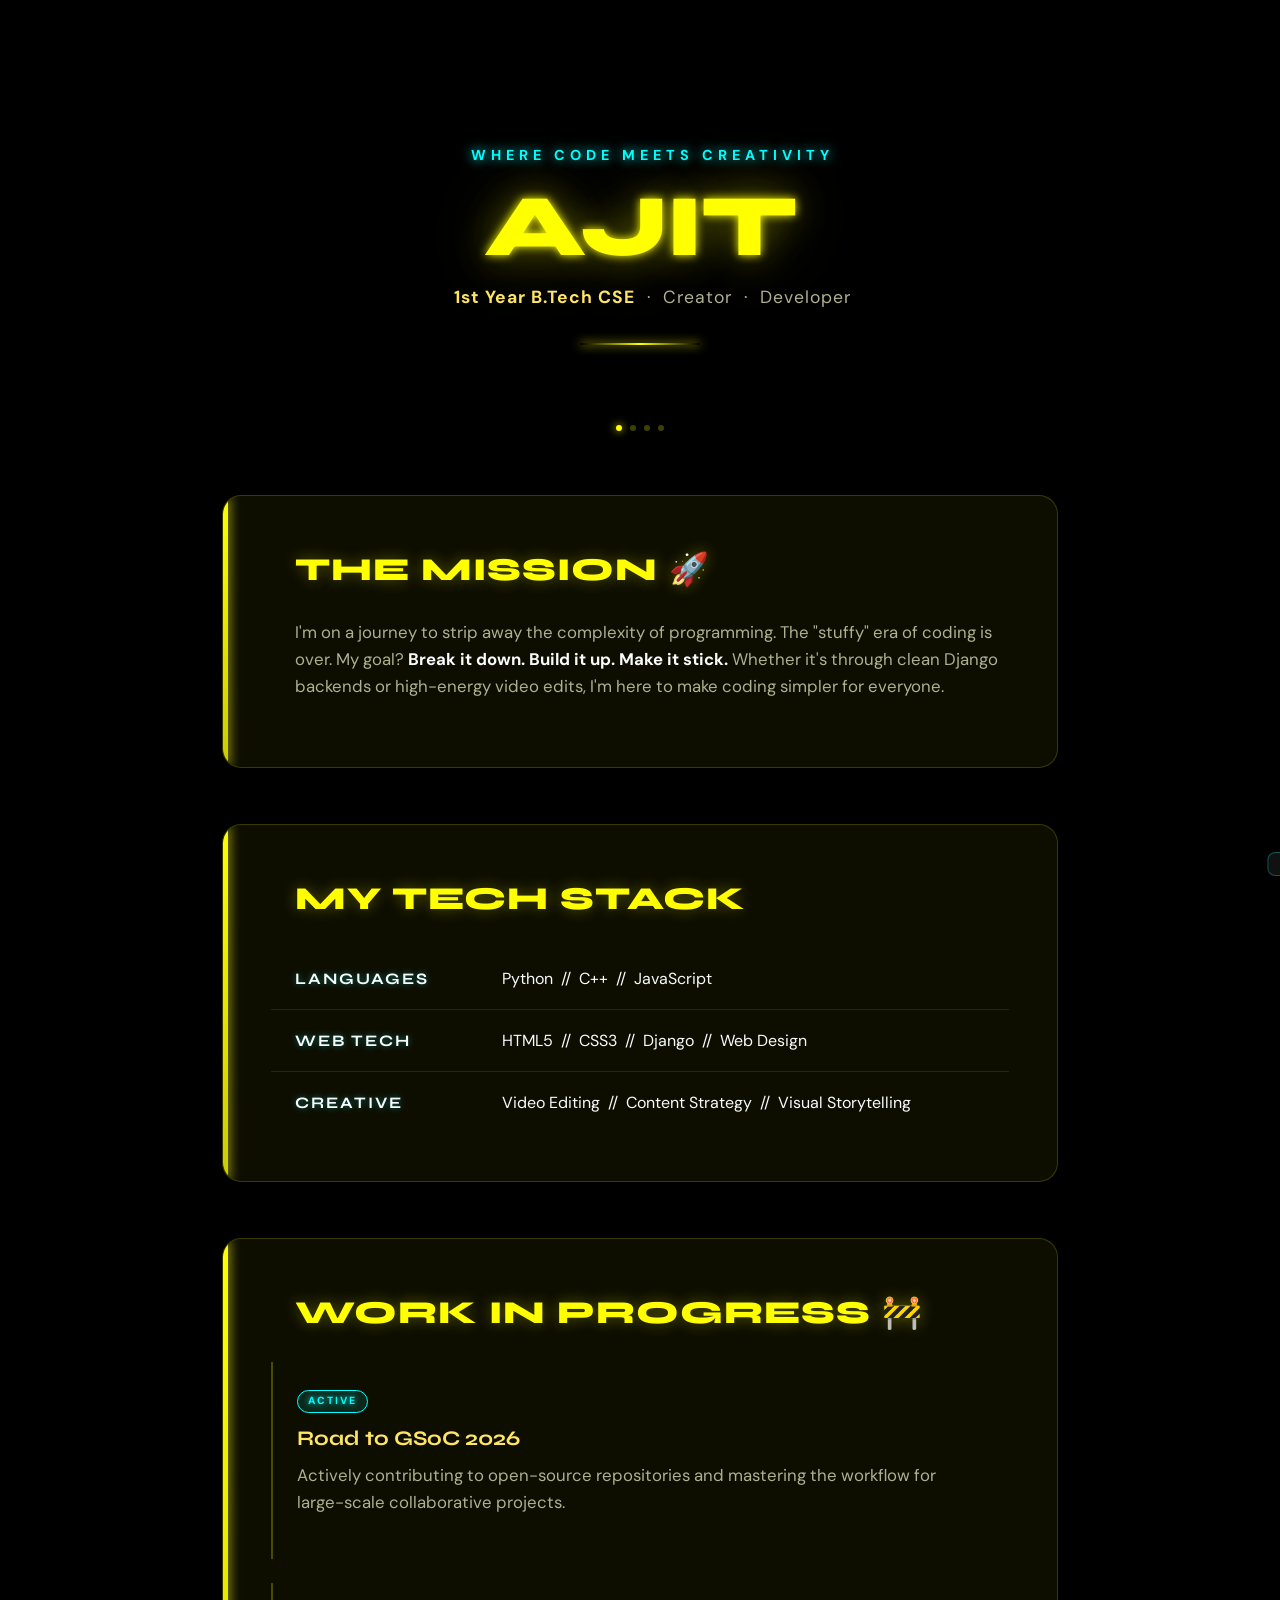
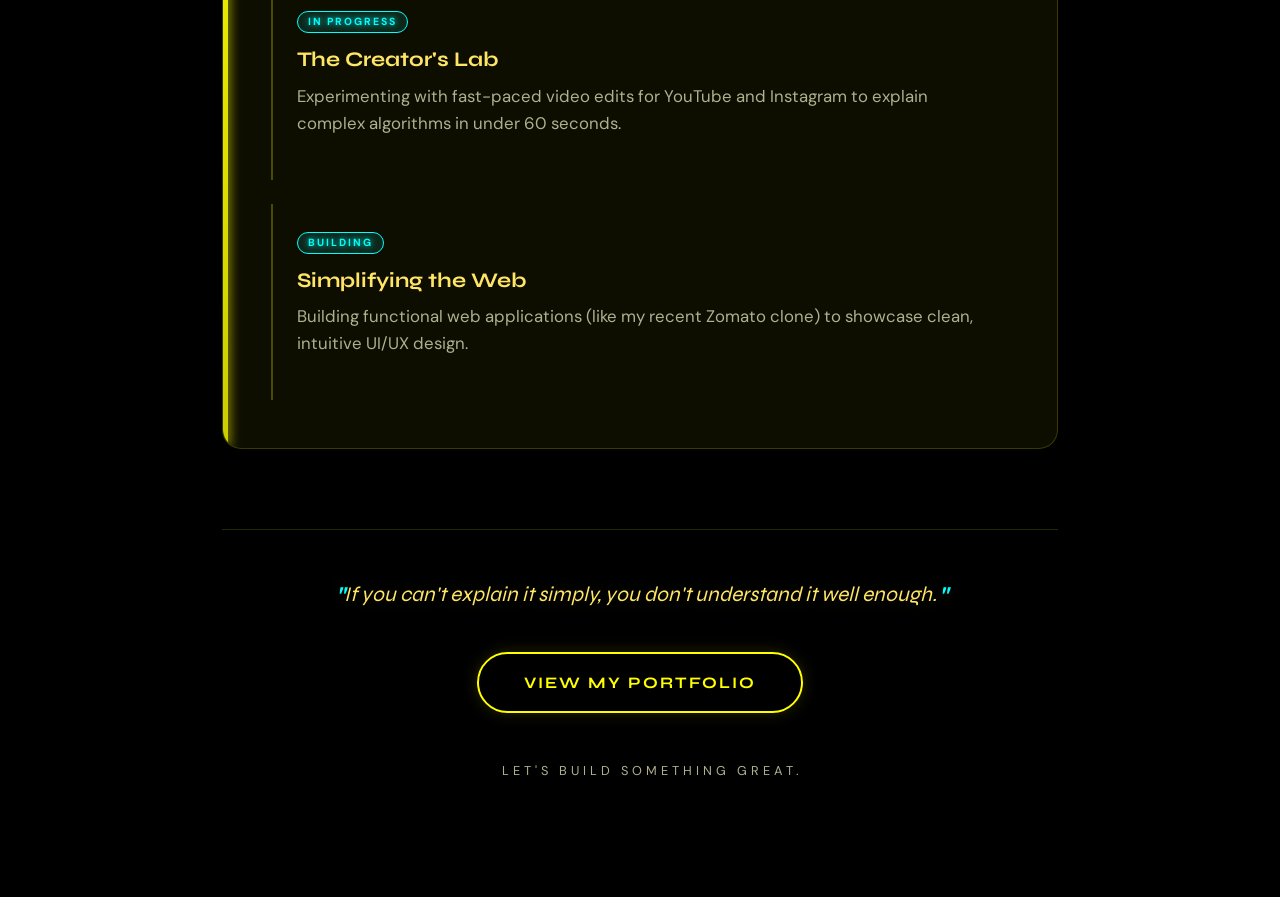
<file: aboutme.html>
<!DOCTYPE html>
<html lang="en">

<head>
    <meta charset="UTF-8">
    <meta name="viewport" content="width=device-width, initial-scale=1.0">
    <title>About Ajit | Code Simplified</title>
    <script src="../auth-widget.js" defer></script>
    <script src="rocket-cursor.js" defer></script>
    <link rel="preconnect" href="https://fonts.googleapis.com">
    <link href="https://fonts.googleapis.com/css2?family=Syne:wght@700;800&family=DM+Sans:wght@400;500&display=swap" rel="stylesheet">

    <style>
        @font-face {
            font-family: 'Zolla';
            src: url('assets/Zolla.woff2') format('woff2');
            font-weight: normal;
            font-style: normal;
            font-display: swap;
        }

        /* ── PALETTE ── */
        :root {
            --black:      #000000;
            --yellow:     #ffff00;
            --yellow-dim: #cccc00;
            --yellow-soft:#ffe566;
            --cyan:       #00ffff;
            --neon-green: #ccff00;
            --card-bg:    rgba(18, 18, 0, 0.82);
            --border:     rgba(255, 255, 0, 0.18);
            --text-main:  #f8fafc;
            --text-dim:   #b0b090;
            --overlay:    rgba(0, 0, 0, 0.72);
        }

        * { box-sizing: border-box; margin: 0; padding: 0; }

        body {
            font-family: 'DM Sans', system-ui, sans-serif;
            background-color: var(--black);
            color: var(--text-main);
            line-height: 1.6;
            overflow-x: hidden;
        }

        /* ── VIDEO BG ── */
        .video-background {
            position: fixed; right: 0; bottom: 0;
            min-width: 100%; min-height: 100%;
            z-index: -2; object-fit: cover;
        }
        .video-overlay {
            position: fixed; inset: 0;
            background: var(--overlay);
            z-index: -1;
        }

        /* ── NAVBAR (matches index.html) ── */
        .navbar {
            position: fixed;
            top: 60px;
            left: 50%;
            transform: translateX(-50%) translateY(-40px);
            width: 85%;
            max-width: 950px;
            display: flex;
            justify-content: space-between;
            align-items: center;
            padding: 12px 30px;
            border-radius: 40px;
            background: rgba(0, 0, 0, 0.45);
            backdrop-filter: blur(10px);
            border: 1px solid rgba(0, 255, 255, 0.4);
            box-shadow:
                0 0 10px rgba(0, 255, 255, 0.25),
                0 0 20px rgba(255, 255, 0, 0.2);
            z-index: 1000;
            opacity: 0;
            transition: all 0.4s ease;
        }
        .navbar.show {
            opacity: 1;
            transform: translateX(-50%) translateY(0);
        }
        .logo {
            font-family: 'Zolla', 'Syne', sans-serif;
            font-size: 20px;
            font-weight: bold;
            text-decoration: none;
        }
        .logo .code {
            color: #00ffff;
            text-shadow: 0 0 8px #00ffff, 0 0 20px #008080;
        }
        .logo .arena {
            color: #ccff00;
            text-shadow: 0 0 8px #ccff00, 0 0 20px #88aa00;
        }
        .nav-links {
            list-style: none;
            display: flex;
            gap: 30px;
        }
        .nav-links a {
            text-decoration: none;
            color: #e6e6e6;
            transition: 0.3s;
            font-family: 'DM Sans', sans-serif;
        }
        .nav-links a:hover {
            color: #00ffff;
            text-shadow: 0 0 8px #00ffff;
        }
        .login-btn {
            padding: 8px 18px;
            border-radius: 20px;
            border: 1px solid #00ffff;
            background: transparent;
            color: #00ffff;
            cursor: pointer;
            transition: 0.3s;
            font-family: 'DM Sans', sans-serif;
        }
        .login-btn:hover {
            background: #00ffff;
            color: black;
            box-shadow: 0 0 10px #00ffff;
        }

        /* ── Auth badge (profile link + logout) ── */
        .ca-auth-row { display:flex;align-items:center;gap:6px;flex-wrap:nowrap; }
        .ca-user-badge {
            display:flex;align-items:center;gap:6px;
            background:rgba(0,255,255,.07);border:1px solid rgba(0,255,255,.25);
            border-radius:20px;padding:4px 10px 4px 6px;white-space:nowrap;text-decoration:none;
            transition:background .2s;
        }
        .ca-user-badge:hover { background:rgba(0,255,255,.14); }
        .ca-avatar {
            width:26px;height:26px;border-radius:50%;flex-shrink:0;
            background:linear-gradient(135deg,#00ffff,#ccff00);
            display:flex;align-items:center;justify-content:center;
            font-size:.68rem;font-weight:900;color:#000;
        }
        .ca-uname { font-size:.72rem;font-weight:700;color:#00ffff;max-width:80px;overflow:hidden;text-overflow:ellipsis;white-space:nowrap; }
        .ca-pchip { font-size:.55rem;font-weight:700;padding:1px 5px;border-radius:99px;text-transform:uppercase;letter-spacing:.06em;white-space:nowrap; }
        .ca-pchip.free    { background:rgba(0,255,255,.1);color:#00ffff; }
        .ca-pchip.premium { background:rgba(204,255,0,.15);color:#ccff00; }
        .ca-logout {
            background:none;border:1px solid rgba(255,68,68,.35);color:rgba(255,68,68,.75);
            padding:4px 10px;border-radius:16px;cursor:pointer;font-size:.68rem;
            font-weight:700;text-transform:uppercase;letter-spacing:.04em;transition:all .2s;white-space:nowrap;
        }
        .ca-logout:hover { border-color:#ff4444;color:#ff4444;background:rgba(255,68,68,.07); }

        /* ── CONTAINER ── */
        .container {
            max-width: 900px;
            margin: 0 auto;
            padding: 9rem 2rem 6rem;
            position: relative;
            z-index: 1;
        }

        /* ── HEADER ── */
        header {
            text-align: center;
            margin-bottom: 5rem;
        }
        .tagline {
            font-size: 0.9rem;
            color: var(--cyan);
            text-transform: uppercase;
            letter-spacing: 5px;
            font-weight: 700;
            margin-bottom: 1rem;
            text-shadow: 0 0 12px var(--cyan);
        }
        h1 {
            font-family: 'Syne', 'Zolla', sans-serif;
            font-size: 5.5rem;
            font-weight: 800;
            text-transform: uppercase;
            letter-spacing: -2px;
            color: var(--yellow);
            text-shadow:
                0 0 10px var(--yellow),
                0 0 40px rgba(255,255,0,0.4),
                0 0 80px rgba(255,255,0,0.15);
            line-height: 1;
            margin-bottom: 0.75rem;
        }
        .subtitle {
            font-size: 1.1rem;
            color: var(--text-dim);
            letter-spacing: 1px;
        }
        .subtitle strong {
            color: var(--yellow-soft);
        }

        /* ── DIVIDER ── */
        .glow-line {
            width: 120px;
            height: 2px;
            background: linear-gradient(90deg, transparent, var(--yellow), transparent);
            margin: 2rem auto 0;
            box-shadow: 0 0 10px var(--yellow);
        }

        /* ── CONTENT BLOCKS ── */
        .content-block {
            background: var(--card-bg);
            padding: 3rem;
            border-radius: 1.2rem;
            border: 1px solid var(--border);
            margin-bottom: 3.5rem;
            backdrop-filter: blur(8px);
            position: relative;
            overflow: hidden;
            transition: border-color 0.3s, box-shadow 0.3s;
        }
        .content-block::before {
            content: '';
            position: absolute;
            top: 0; left: 0;
            width: 5px; height: 100%;
            background: linear-gradient(180deg, var(--yellow), var(--yellow-dim));
            box-shadow: 0 0 12px var(--yellow);
            border-radius: 3px 0 0 3px;
        }
        .content-block:hover {
            border-color: rgba(255,255,0,0.35);
            box-shadow: 0 0 30px rgba(255,255,0,0.08), 0 0 60px rgba(0,255,255,0.04);
        }

        /* ── HEADINGS ── */
        h2 {
            font-family: 'Syne', 'Zolla', sans-serif;
            font-size: 2rem;
            font-weight: 800;
            text-transform: uppercase;
            letter-spacing: 1px;
            color: var(--yellow);
            text-shadow: 0 0 15px rgba(255,255,0,0.3);
            margin-bottom: 1.5rem;
            padding-left: 1.5rem;
        }

        p {
            font-size: 1.05rem;
            color: var(--text-dim);
            margin-bottom: 1.2rem;
            padding-left: 1.5rem;
        }
        strong { color: var(--text-main); }

        /* ── TECH STACK TABLE ── */
        .tech-stack-table {
            width: 100%;
            border-collapse: collapse;
            margin-top: 0.5rem;
        }
        .tech-stack-table td {
            padding: 1.1rem 1.5rem;
            border-bottom: 1px solid rgba(255,255,0,0.1);
            font-size: 1rem;
            color: var(--text-main);
        }
        .tech-stack-table tr:last-child td { border-bottom: none; }
        .tech-stack-table tr:hover td { background: rgba(255,255,0,0.03); }
        .category-name {
            font-family: 'Syne', sans-serif;
            font-weight: 700;
            color: var(--cyan);
            text-transform: uppercase;
            letter-spacing: 2px;
            font-size: 0.78rem;
            width: 28%;
            text-shadow: 0 0 6px rgba(0,255,255,0.4);
        }

        /* ── WIP ITEMS ── */
        .wip-item {
            padding: 1.5rem 1.5rem 1.5rem 1.5rem;
            margin-bottom: 1.5rem;
            border-left: 2px solid rgba(255,255,0,0.25);
            transition: border-color 0.3s;
        }
        .wip-item:hover {
            border-left-color: var(--yellow);
        }
        .wip-item:last-child { margin-bottom: 0; }
        .wip-item h3 {
            font-family: 'Syne', 'Zolla', sans-serif;
            color: var(--yellow-soft);
            font-size: 1.3rem;
            font-weight: 700;
            margin-bottom: 0.4rem;
        }
        .wip-item p { padding-left: 0; }

        /* ── BADGE ── */
        .wip-badge {
            display: inline-block;
            font-size: 0.65rem;
            font-weight: 700;
            letter-spacing: 2px;
            text-transform: uppercase;
            background: rgba(0,255,255,0.1);
            border: 1px solid var(--cyan);
            color: var(--cyan);
            padding: 2px 10px;
            border-radius: 20px;
            margin-bottom: 0.6rem;
            text-shadow: 0 0 6px var(--cyan);
        }

        /* ── FOOTER ── */
        .footer-section {
            text-align: center;
            margin-top: 5rem;
            padding-top: 3rem;
            border-top: 1px solid rgba(255,255,0,0.15);
        }
        blockquote {
            font-family: 'Syne', sans-serif;
            font-size: 1.3rem;
            color: var(--yellow-soft);
            font-style: italic;
            margin-bottom: 2.5rem;
            line-height: 1.6;
            text-shadow: 0 0 20px rgba(255,255,0,0.15);
        }
        blockquote::before { content: '"'; color: var(--cyan); font-size: 2rem; line-height: 0; vertical-align: -0.4rem; }
        blockquote::after  { content: '"'; color: var(--cyan); font-size: 2rem; line-height: 0; vertical-align: -0.4rem; }

        .btn {
            display: inline-block;
            background: transparent;
            color: var(--yellow);
            border: 2px solid var(--yellow);
            padding: 1rem 2.8rem;
            border-radius: 50px;
            text-decoration: none;
            font-family: 'Syne', 'Zolla', sans-serif;
            font-weight: 700;
            text-transform: uppercase;
            letter-spacing: 2px;
            transition: all 0.3s ease;
            box-shadow: 0 0 15px rgba(255,255,0,0.15);
        }
        .btn:hover {
            background: var(--yellow);
            color: #000;
            transform: translateY(-3px);
            box-shadow: 0 0 30px rgba(255,255,0,0.45), 0 0 60px rgba(255,255,0,0.2);
        }

        .footer-cta-text {
            margin-top: 3rem;
            color: var(--text-dim);
            font-size: 0.8rem;
            letter-spacing: 4px;
            text-transform: uppercase;
        }

        /* ── SCROLL INDICATOR DOTS ── */
        .dot-row {
            display: flex;
            justify-content: center;
            gap: 8px;
            margin-bottom: 4rem;
        }
        .dot {
            width: 6px; height: 6px;
            border-radius: 50%;
            background: rgba(255,255,0,0.25);
        }
        .dot.active { background: var(--yellow); box-shadow: 0 0 8px var(--yellow); }

        /* ── RESPONSIVE ── */
        @media (max-width: 768px) {
            .container { padding: 7rem 1.5rem 4rem; }
            h1 { font-size: 3.5rem; }
            h2 { font-size: 1.6rem; }
            .content-block { padding: 2rem 1.5rem; }
            .navbar { width: 92%; top: 16px; }
        }
    </style>
</head>

<body>
    

  
    <div class="video-overlay"></div>

    <!-- ── NAVBAR (matches index.html) ── -->
    <nav class="navbar" id="navbar">
        <a href="index.html" class="logo">
            <span class="code">Code</span><span class="arena">Arena</span>
        </a>
        <ul class="nav-links">
            <li><a href="index.html#games">Games</a></li>
            <li><a href="leaderboard.html">Leaderboard</a></li>
            <li><a href="aboutme.html">About</a></li>
        </ul>
        <div class="auth" id="navAuth">
            <!-- filled by JS -->
        </div>
    </nav>

    <div class="container">
        <header>
            <p class="tagline">Where Code Meets Creativity</p>
            <h1>Ajit</h1>
            <p class="subtitle"><strong>1st Year B.Tech CSE</strong> &nbsp;·&nbsp; Creator &nbsp;·&nbsp; Developer</p>
            <div class="glow-line"></div>
        </header>

        <div class="dot-row">
            <div class="dot active"></div>
            <div class="dot"></div>
            <div class="dot"></div>
            <div class="dot"></div>
        </div>

        <section class="content-block">
            <h2>The Mission 🚀</h2>
            <p>I'm on a journey to strip away the complexity of programming. The "stuffy" era of coding is over. My
                goal? <strong>Break it down. Build it up. Make it stick.</strong> Whether it's through clean Django
                backends or high-energy video edits, I'm here to make coding simpler for everyone.</p>
        </section>

        <section class="content-block">
            <h2>My Tech Stack</h2>
            <table class="tech-stack-table">
                <tr>
                    <td class="category-name">Languages</td>
                    <td>Python &nbsp;//&nbsp; C++ &nbsp;//&nbsp; JavaScript</td>
                </tr>
                <tr>
                    <td class="category-name">Web Tech</td>
                    <td>HTML5 &nbsp;//&nbsp; CSS3 &nbsp;//&nbsp; Django &nbsp;//&nbsp; Web Design</td>
                </tr>
                <tr>
                    <td class="category-name">Creative</td>
                    <td>Video Editing &nbsp;//&nbsp; Content Strategy &nbsp;//&nbsp; Visual Storytelling</td>
                </tr>
            </table>
        </section>

        <section class="content-block">
            <h2>Work In Progress 🚧</h2>
            <div class="wip-item">
                <div class="wip-badge">Active</div>
                <h3>Road to GSoC 2026</h3>
                <p>Actively contributing to open-source repositories and mastering the workflow for large-scale
                    collaborative projects.</p>
            </div>
            <div class="wip-item">
                <div class="wip-badge">In Progress</div>
                <h3>The Creator's Lab</h3>
                <p>Experimenting with fast-paced video edits for YouTube and Instagram to explain complex algorithms in
                    under 60 seconds.</p>
            </div>
            <div class="wip-item">
                <div class="wip-badge">Building</div>
                <h3>Simplifying the Web</h3>
                <p>Building functional web applications (like my recent Zomato clone) to showcase clean, intuitive UI/UX
                    design.</p>
            </div>
        </section>

        <div class="footer-section">
            <blockquote>If you can't explain it simply, you don't understand it well enough.</blockquote>
            <a href="https://www.linkedin.com/in/ajit-singh-a47a47371/" class="btn">View My Portfolio</a>
            <p class="footer-cta-text">Let's build something great.</p>
        </div>
    </div>

    <script>
        /* ── Navbar scroll reveal ── */
        const navbar = document.getElementById('navbar');
        window.addEventListener('scroll', () => {
            navbar.classList.toggle('show', window.scrollY > 50);
        });
        setTimeout(() => navbar.classList.add('show'), 400);

        /* ── Auth helpers ── */
        const getUser   = () => { try { return JSON.parse(localStorage.getItem('codearena_user')); } catch { return null; } };
        const clearUser = () => localStorage.removeItem('codearena_user');

        function renderNavAuth() {
            const nav  = document.getElementById('navAuth');
            const user = getUser();
            if (!user) {
                nav.innerHTML = `<button class="login-btn" id="navLoginBtn">Login</button>`;
                document.getElementById('navLoginBtn').onclick = () => window.location.href = 'index.html';
            } else {
                const initials = (user.name || user.email || 'U').slice(0, 2).toUpperCase();
                const plan     = user.plan || 'free';
                nav.innerHTML = `
                    <div class="ca-auth-row">
                        <a class="ca-user-badge" href="profile.html" title="View Profile">
                            <div class="ca-avatar">${initials}</div>
                            <span class="ca-uname">${user.name || user.email}</span>
                            <span class="ca-pchip ${plan}">${plan}</span>
                        </a>
                        <button class="ca-logout" id="navLogoutBtn">Logout</button>
                    </div>`;
                document.getElementById('navLogoutBtn').onclick = () => {
                    clearUser();
                    renderNavAuth();
                };
            }
        }

        renderNavAuth();
    </script>
</body>

</html>
</file>
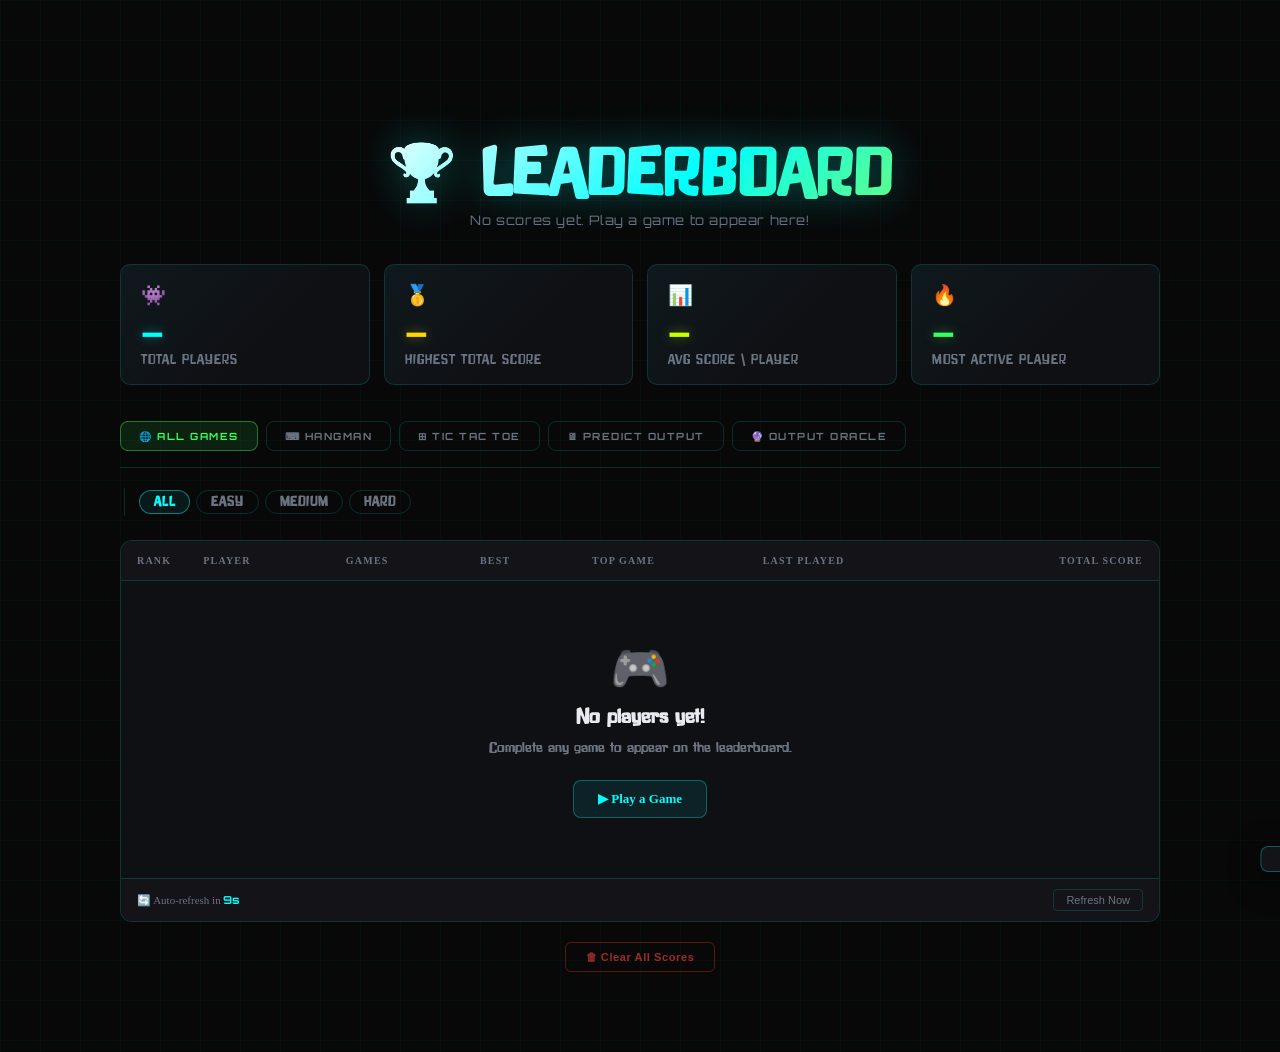
<file: leaderboard.html>
<!DOCTYPE html>
<html lang="en">

<head>
  <meta charset="UTF-8" />
  <meta name="viewport" content="width=device-width, initial-scale=1.0" />
  <title>Leaderboard | CodeArena</title>
  <link rel="preconnect" href="https://fonts.googleapis.com" />
  <link
    href="https://fonts.googleapis.com/css2?family=Orbitron:wght@700;900&family=Share+Tech+Mono&family=Open+Sans:wght@400;600;700&display=swap"
    rel="stylesheet" />
  <script src="rocket-cursor.js" defer></script>

  <style>
    /* ── Reset & Tokens ─────────────────────────── */
    *,
    *::before,
    *::after {
      margin: 0;
      padding: 0;
      box-sizing: border-box;
    }

    @font-face {
      font-family: 'Zolla';
      src: url('assets/Zolla.woff2') format('woff2');
      font-weight: normal;
      font-style: normal;
      font-display: swap;
    }

    :root {
      --cyan: #00ffff;
      --lime: #ccff00;
      --bg: #080808;
      --surf: #0f1014;
      --surf2: #141418;
      --surf3: #1a1a20;
      --border: rgba(0, 255, 255, .15);
      --border2: rgba(0, 255, 255, .28);
      --text: #e8eaf0;
      --muted: #6b7280;
      --red: #ff4444;
      --orange: #ff8c00;
      --green: #39ff5e;
      --gold: #ffd700;
      --silver: #c0c0c0;
      --bronze: #cd7f32;
    }

    body {
      background: var(--bg);
      color: var(--text);
      min-height: 100vh;
      background-image:
        linear-gradient(rgba(0, 255, 255, .025) 1px, transparent 1px),
        linear-gradient(90deg, rgba(0, 255, 255, .025) 1px, transparent 1px);
      background-size: 40px 40px;
    }

    a {
      text-decoration: none;
    }

    ::-webkit-scrollbar {
      width: 5px;
    }

    ::-webkit-scrollbar-track {
      background: transparent;
    }

    ::-webkit-scrollbar-thumb {
      background: #333;
      border-radius: 3px;
    }

    /* ── Navbar (floating pill — identical to index.html) ── */
    .navbar {
      position: fixed;
      top: 60px;
      left: 50%;
      transform: translate(-50%, -40px);
      width: 85%;
      max-width: 950px;
      display: flex;
      justify-content: space-between;
      align-items: center;
      padding: 12px 30px;
      border-radius: 40px;
      background: rgba(0, 0, 0, .45);
      backdrop-filter: blur(10px);
      border: 1px solid rgba(0, 255, 255, .4);
      box-shadow: 0 0 10px rgba(0, 255, 255, .25), 0 0 20px rgba(255, 255, 0, .2);
      z-index: 1000;
      opacity: 0;
      transition: all .4s ease;
    }

    .navbar.show {
      opacity: 1;
      transform: translate(-50%, 0);
    }

    .nav-logo {
      font-family: 'Zolla', sans-serif;
      font-size: 20px;
      font-weight: bold;
      text-decoration: none;
    }

    .logo-text .code {
      color: #00ffff;
      text-shadow: 0 0 5px #fff, 0 0 10px #00ffff, 0 0 35px #00ffff, 0 0 70px #008080;
    }

    .logo-text .arena {
      color: #ccff00;
      text-shadow: 0 0 5px #fff, 0 0 10px #ccff00, 0 0 35px #ccff00, 0 0 70px #6b8500;
    }

    .nav-links {
      list-style: none;
      display: flex;
      gap: 30px;
    }

    .nav-links a {
      text-decoration: none;
      color: #e6e6e6;
      transition: .3s;
      font-size: .85rem;
    }

    .nav-links a:hover {
      color: #00ffff;
      text-shadow: 0 0 8px #00ffff;
    }

    .nav-auth {
      display: flex;
      align-items: center;
      gap: 8px;
    }

    .login-btn {
      padding: 8px 18px;
      border-radius: 20px;
      border: 1px solid #00ffff;
      background: transparent;
      color: #00ffff;
      cursor: pointer;
      transition: .3s;
    }

    .login-btn:hover {
      background: #00ffff;
      color: #000;
      box-shadow: 0 0 10px #00ffff;
    }

    /* ── Auth badge ── */
    .ca-auth-row {
      display: flex;
      align-items: center;
      gap: 6px;
      flex-wrap: nowrap;
    }

    .ca-user-badge {
      display: flex;
      align-items: center;
      gap: 6px;
      background: rgba(0, 255, 255, .07);
      border: 1px solid rgba(0, 255, 255, .25);
      border-radius: 20px;
      padding: 4px 10px 4px 6px;
      white-space: nowrap;
      text-decoration: none;
      transition: background .2s;
    }

    .ca-user-badge:hover {
      background: rgba(0, 255, 255, .14);
    }

    .ca-avatar {
      width: 26px;
      height: 26px;
      border-radius: 50%;
      flex-shrink: 0;
      background: linear-gradient(135deg, #00ffff, #ccff00);
      display: flex;
      align-items: center;
      justify-content: center;
      font-size: .68rem;
      font-weight: 900;
      color: #000;
    }

    .ca-uname {
      font-size: .72rem;
      font-weight: 700;
      color: #00ffff;
      max-width: 80px;
      overflow: hidden;
      text-overflow: ellipsis;
      white-space: nowrap;
    }

    .ca-pchip {
      font-size: .55rem;
      font-weight: 700;
      padding: 1px 5px;
      border-radius: 99px;
      text-transform: uppercase;
      letter-spacing: .06em;
      white-space: nowrap;
    }

    .ca-pchip.free {
      background: rgba(0, 255, 255, .1);
      color: #00ffff;
    }

    .ca-pchip.premium {
      background: rgba(204, 255, 0, .15);
      color: #ccff00;
    }

    .ca-logout {
      background: none;
      border: 1px solid rgba(255, 68, 68, .35);
      color: rgba(255, 68, 68, .75);
      padding: 4px 10px;
      border-radius: 16px;
      cursor: pointer;
      font-size: .68rem;
      font-weight: 700;
      text-transform: uppercase;
      letter-spacing: .04em;
      transition: all .2s;
      white-space: nowrap;
    }

    .ca-logout:hover {
      border-color: #ff4444;
      color: #ff4444;
      background: rgba(255, 68, 68, .07);
    }

    /* ── Live chip (kept for branding) ── */
    .live-chip {
      display: inline-flex;
      align-items: center;
      gap: 6px;
      font-size: 10px;
      font-weight: 700;
      letter-spacing: 1.2px;
      color: var(--green);
      text-transform: uppercase;
      background: rgba(57, 255, 94, .08);
      border: 1px solid rgba(57, 255, 94, .25);
      padding: 3px 10px;
      border-radius: 20px;
    }

    .live-dot {
      width: 6px;
      height: 6px;
      border-radius: 50%;
      background: var(--green);
      animation: blink 1.4s ease-in-out infinite;
    }

    @keyframes blink {

      0%,
      100% {
        opacity: 1
      }

      50% {
        opacity: .25
      }
    }

    /* ── Page wrapper ────────────────────────────── */
    .page {
      max-width: 1080px;
      margin: 0 auto;
      padding: 140px 20px 80px;
    }

    /* ── Page title ─────────────────────────────── */
    .page-title {
      font-family: 'Zolla', sans-serif;
      font-size: clamp(32px, 5vw, 56px);
      font-weight: 900;
      text-align: center;
      background: linear-gradient(135deg, #fff 20%, #00ffff 55%, #ccff00 100%);
      -webkit-background-clip: text;
      -webkit-text-fill-color: transparent;
      filter: drop-shadow(0 0 20px rgba(0, 255, 255, .3));
      margin-bottom: 6px;
      letter-spacing: 2px;
      text-transform: uppercase;
    }

    .page-sub {
      text-align: center;
      font-size: 13px;
      color: var(--muted);
      margin-bottom: 36px;
      letter-spacing: .6px;
    }

    /* ── Stats Row ───────────────────────────────── */
    .stats-row {
      display: grid;
      grid-template-columns: repeat(4, 1fr);
      gap: 14px;
      margin-bottom: 36px;
    }

    @media(max-width:640px) {
      .stats-row {
        grid-template-columns: repeat(2, 1fr);
      }
    }

    .stat-card {
      background: var(--surf);
      border: 1px solid var(--border);
      border-radius: 10px;
      padding: 18px 20px;
      position: relative;
      overflow: hidden;
      transition: border-color .2s;
    }

    .stat-card::before {
      content: '';
      position: absolute;
      inset: 0;
      background: linear-gradient(135deg, rgba(0, 255, 255, .04) 0%, transparent 60%);
      pointer-events: none;
    }

    .stat-card:hover {
      border-color: var(--border2);
    }

    .stat-icon {
      font-size: 20px;
      margin-bottom: 8px;
    }

    .stat-val {
      font-size: 28px;
      font-weight: 900;
      color: var(--cyan);
      font-family: 'Orbitron', monospace;
      text-shadow: 0 0 12px rgba(0, 255, 255, .4);
    }

    .stat-val.lime {
      color: var(--lime);
      text-shadow: 0 0 12px rgba(204, 255, 0, .4);
    }

    .stat-val.gold {
      color: var(--gold);
      text-shadow: 0 0 12px rgba(255, 215, 0, .4);
    }

    .stat-val.green {
      color: var(--green);
      text-shadow: 0 0 12px rgba(57, 255, 94, .4);
    }

    .stat-lbl {
      font-size: 11px;
      color: var(--muted);
      text-transform: uppercase;
      letter-spacing: 1px;
      margin-top: 4px;
    }

    /* ── Podium ──────────────────────────────────── */
    .podium-section {
      margin-bottom: 36px;
    }

    .section-label {
      font-size: 11px;
      font-weight: 700;
      letter-spacing: 2px;
      text-transform: uppercase;
      color: var(--muted);
      margin-bottom: 16px;
      display: flex;
      align-items: center;
      gap: 10px;
    }

    .section-label::after {
      content: '';
      flex: 1;
      height: 1px;
      background: var(--border);
    }

    .podium {
      display: flex;
      align-items: flex-end;
      justify-content: center;
      gap: 14px;
    }

    .podium-slot {
      display: flex;
      flex-direction: column;
      align-items: center;
      gap: 10px;
      flex: 1;
      max-width: 220px;
    }

    .podium-slot.first {
      order: 2;
    }

    .podium-slot.second {
      order: 1;
    }

    .podium-slot.third {
      order: 3;
    }

    .podium-card {
      width: 100%;
      border-radius: 12px;
      padding: 18px 14px;
      text-align: center;
      border: 1px solid transparent;
      position: relative;
      overflow: hidden;
      transition: transform .2s;
    }

    .podium-card:hover {
      transform: translateY(-4px);
    }

    .podium-slot.first .podium-card {
      background: linear-gradient(160deg, rgba(255, 215, 0, .08) 0%, rgba(255, 215, 0, .02) 100%);
      border-color: rgba(255, 215, 0, .4);
      box-shadow: 0 0 30px rgba(255, 215, 0, .15);
    }

    .podium-slot.second .podium-card {
      background: linear-gradient(160deg, rgba(192, 192, 192, .08) 0%, rgba(192, 192, 192, .02) 100%);
      border-color: rgba(192, 192, 192, .35);
    }

    .podium-slot.third .podium-card {
      background: linear-gradient(160deg, rgba(205, 127, 50, .08) 0%, rgba(205, 127, 50, .02) 100%);
      border-color: rgba(205, 127, 50, .35);
    }

    .podium-medal {
      font-size: 32px;
      margin-bottom: 6px;
      display: block;
    }

    .podium-rank {
      font-size: 11px;
      color: var(--muted);
      letter-spacing: 1px;
      margin-bottom: 4px;
    }

    .podium-word {
      font-size: 15px;
      font-weight: 900;
      color: var(--cyan);
      text-transform: uppercase;
      letter-spacing: 1px;
      margin-bottom: 3px;
      text-shadow: 0 0 10px rgba(0, 255, 255, .4);
    }

    .podium-slot.first .podium-word {
      font-size: 18px;
    }

    .podium-meta {
      font-size: 10px;
      color: var(--muted);
      margin-bottom: 10px;
      text-transform: capitalize;
    }

    .podium-score {
      font-family: 'Orbitron', monospace;
      font-size: 22px;
      font-weight: 900;
    }

    .podium-slot.first .podium-score {
      color: var(--gold);
      font-size: 28px;
      text-shadow: 0 0 16px rgba(255, 215, 0, .5);
    }

    .podium-slot.second .podium-score {
      color: var(--silver);
      text-shadow: 0 0 12px rgba(192, 192, 192, .4);
    }

    .podium-slot.third .podium-score {
      color: var(--bronze);
      text-shadow: 0 0 12px rgba(205, 127, 50, .4);
    }

    .podium-base {
      width: 100%;
      border-radius: 0 0 6px 6px;
      padding: 10px 0;
      font-size: 11px;
      font-weight: 700;
      letter-spacing: 1.5px;
      text-align: center;
      text-transform: uppercase;
    }

    .podium-slot.first .podium-base {
      background: rgba(255, 215, 0, .12);
      color: var(--gold);
      height: 70px;
      display: flex;
      align-items: center;
      justify-content: center;
    }

    .podium-slot.second .podium-base {
      background: rgba(192, 192, 192, .08);
      color: var(--silver);
      height: 50px;
      display: flex;
      align-items: center;
      justify-content: center;
    }

    .podium-slot.third .podium-base {
      background: rgba(205, 127, 50, .08);
      color: var(--bronze);
      height: 36px;
      display: flex;
      align-items: center;
      justify-content: center;
    }

    /* ── Filters ─────────────────────────────────── */
    .filters-bar {
      display: flex;
      flex-wrap: wrap;
      gap: 10px;
      margin-bottom: 24px;
      align-items: center;
    }

    .filter-group {
      display: flex;
      gap: 6px;
    }

    .filter-sep {
      width: 1px;
      height: 28px;
      background: var(--border);
      margin: 0 4px;
    }

    .ftag {
      padding: 5px 14px;
      border-radius: 20px;
      font-size: 11px;
      font-weight: 700;
      letter-spacing: .8px;
      text-transform: uppercase;
      cursor: pointer;
      background: transparent;
      color: var(--muted);
      border: 1px solid var(--border);
      transition: all .18s;
    }

    .ftag:hover {
      color: var(--text);
      border-color: rgba(255, 255, 255, .2);
    }

    .ftag.active {
      color: var(--cyan);
      border-color: rgba(0, 255, 255, .45);
      background: rgba(0, 255, 255, .07);
    }

    .ftag.easy.active {
      color: var(--green);
      border-color: rgba(57, 255, 94, .45);
      background: rgba(57, 255, 94, .07);
    }

    .ftag.medium.active {
      color: var(--orange);
      border-color: rgba(255, 140, 0, .45);
      background: rgba(255, 140, 0, .07);
    }

    .ftag.hard.active {
      color: var(--red);
      border-color: rgba(255, 68, 68, .45);
      background: rgba(255, 68, 68, .07);
    }

    .results-count {
      margin-left: auto;
      font-size: 11px;
      color: var(--muted);
    }

    /* ── Table ───────────────────────────────────── */
    .table-wrap {
      background: var(--surf);
      border: 1px solid var(--border);
      border-radius: 12px;
      overflow: hidden;
    }

    .lb-table {
      width: 100%;
      border-collapse: collapse;
    }

    .lb-table thead tr {
      background: var(--surf2);
      border-bottom: 1px solid var(--border);
    }

    .lb-table thead th {
      padding: 14px 16px;
      text-align: left;
      font-size: 10px;
      font-weight: 700;
      color: var(--muted);
      text-transform: uppercase;
      letter-spacing: 1.2px;
      white-space: nowrap;
    }

    .lb-table thead th:last-child {
      text-align: right;
    }

    .lb-table tbody tr {
      border-bottom: 1px solid rgba(255, 255, 255, .04);
      transition: background .15s;
      animation: row-in .3s ease both;
    }

    @keyframes row-in {
      from {
        opacity: 0;
        transform: translateY(6px)
      }

      to {
        opacity: 1;
        transform: none
      }
    }

    .lb-table tbody tr:hover {
      background: rgba(255, 255, 255, .03);
    }

    .lb-table tbody tr:last-child {
      border-bottom: none;
    }

    .lb-table td {
      padding: 13px 16px;
      font-size: 13px;
      vertical-align: middle;
    }

    .lb-table td:last-child {
      text-align: right;
    }

    /* rank cell */
    .rank-medal {
      font-size: 20px;
    }

    .rank-num {
      display: inline-flex;
      align-items: center;
      justify-content: center;
      width: 28px;
      height: 28px;
      border-radius: 50%;
      background: var(--surf3);
      color: var(--muted);
      font-size: 12px;
      font-weight: 700;
    }

    /* word cell */
    .word-cell {
      font-weight: 800;
      color: var(--cyan);
      text-transform: uppercase;
      letter-spacing: .08em;
      font-size: 14px;
    }

    /* tags */
    .cat-tag {
      display: inline-block;
      padding: 2px 9px;
      border-radius: 4px;
      font-size: 10px;
      font-weight: 700;
      background: rgba(0, 255, 255, .08);
      color: var(--cyan);
      border: 1px solid rgba(0, 255, 255, .2);
      text-transform: capitalize;
      letter-spacing: .5px;
    }

    .diff-pip {
      display: inline-block;
      padding: 2px 9px;
      border-radius: 4px;
      font-size: 10px;
      font-weight: 700;
      text-transform: capitalize;
      letter-spacing: .5px;
    }

    .diff-pip.easy {
      background: rgba(57, 255, 94, .08);
      color: var(--green);
      border: 1px solid rgba(57, 255, 94, .25);
    }

    .diff-pip.medium {
      background: rgba(255, 140, 0, .08);
      color: var(--orange);
      border: 1px solid rgba(255, 140, 0, .25);
    }

    .diff-pip.hard {
      background: rgba(255, 68, 68, .08);
      color: var(--red);
      border: 1px solid rgba(255, 68, 68, .25);
    }

    /* score cell */
    .score-cell {
      font-family: 'Orbitron', monospace;
      font-size: 15px;
      font-weight: 900;
      color: var(--lime);
      text-shadow: 0 0 10px rgba(204, 255, 0, .35);
    }

    .score-cell.gold {
      color: var(--gold);
      text-shadow: 0 0 12px rgba(255, 215, 0, .5);
    }

    .score-cell.silver {
      color: var(--silver);
      text-shadow: 0 0 10px rgba(192, 192, 192, .4);
    }

    .score-cell.bronze {
      color: var(--bronze);
      text-shadow: 0 0 10px rgba(205, 127, 50, .4);
    }

    /* date cell */
    .date-cell {
      color: var(--muted);
      font-size: 11px;
    }

    /* time-ago */
    .time-ago {
      font-size: 10px;
      color: #444;
      display: block;
      margin-top: 1px;
    }

    /* ── Player cell ────────────────────────── */
    .player-cell {
      display: flex;
      align-items: center;
      gap: 10px;
    }

    .p-avatar {
      width: 36px;
      height: 36px;
      border-radius: 50%;
      flex-shrink: 0;
      background: linear-gradient(135deg, #00ffff, #ccff00);
      display: flex;
      align-items: center;
      justify-content: center;
      font-size: .75rem;
      font-weight: 900;
      color: #000;
      font-family: 'Orbitron', monospace;
    }

    .p-avatar.anon {
      background: linear-gradient(135deg, #333, #555);
      color: #888;
    }

    .p-name {
      font-weight: 800;
      font-size: 14px;
      color: var(--text);
      letter-spacing: .03em;
    }

    .p-plan {
      font-size: 9px;
      font-weight: 700;
      padding: 1px 6px;
      border-radius: 99px;
      text-transform: uppercase;
      letter-spacing: .06em;
      display: inline-block;
      margin-top: 2px;
    }

    .p-plan.free {
      background: rgba(0, 255, 255, .1);
      color: var(--cyan);
      border: 1px solid rgba(0, 255, 255, .2);
    }

    .p-plan.premium {
      background: rgba(204, 255, 0, .12);
      color: var(--lime);
      border: 1px solid rgba(204, 255, 0, .25);
    }

    .p-plan.guest {
      background: rgba(255, 255, 255, .05);
      color: var(--muted);
      border: 1px solid rgba(255, 255, 255, .1);
    }

    /* ── Expandable row ─────────────────────── */
    .expand-row td {
      padding: 0 !important;
    }

    .expand-inner {
      overflow: hidden;
      transition: max-height .35s ease, padding .3s ease;
      max-height: 0;
      background: var(--surf2);
    }

    .expand-inner.open {
      max-height: 500px;
      padding: 14px 16px;
    }

    .exp-grid {
      display: grid;
      grid-template-columns: repeat(auto-fill, minmax(200px, 1fr));
      gap: 10px;
    }

    .exp-item {
      background: var(--surf3);
      border: 1px solid var(--border);
      border-radius: 8px;
      padding: 10px 14px;
      display: flex;
      align-items: center;
      gap: 10px;
    }

    .exp-icon {
      font-size: 1.2rem;
      flex-shrink: 0;
    }

    .exp-val {
      font-family: 'Orbitron', monospace;
      font-size: .95rem;
      font-weight: 700;
      color: var(--cyan);
      line-height: 1;
    }

    .exp-lbl {
      font-size: .65rem;
      color: var(--muted);
      text-transform: uppercase;
      letter-spacing: .08em;
      margin-top: 2px;
    }

    .exp-game-list {
      display: flex;
      flex-wrap: wrap;
      gap: 6px;
      margin-top: 10px;
    }

    .exp-game-pill {
      font-size: .7rem;
      font-weight: 700;
      padding: 3px 10px;
      border-radius: 99px;
      font-family: 'Share Tech Mono', monospace;
    }

    tr.main-row {
      cursor: pointer;
    }

    tr.main-row:hover td {
      background: rgba(0, 255, 255, .04) !important;
    }

    .chevron {
      font-size: .65rem;
      color: var(--muted);
      margin-left: auto;
      transition: transform .25s;
    }

    .chevron.open {
      transform: rotate(180deg);
    }

    /* ── Stat card tweak — show player count ─ */
    #st-players {
      font-family: 'Orbitron', monospace;
    }

    /* ── Responsive hide cols ───────────────── */
    @media(max-width:700px) {

      .col-best,
      .lb-table th.col-best {
        display: none;
      }

      .col-last,
      .lb-table th.col-last {
        display: none;
      }
    }

    @media(max-width:500px) {

      .col-games,
      .lb-table th.col-games {
        display: none;
      }

      .col-fav,
      .lb-table th.col-fav {
        display: none;
      }
    }

    /* empty state */
    .empty-state {
      padding: 60px 20px;
      text-align: center;
      color: var(--muted);
      display: flex;
      flex-direction: column;
      align-items: center;
      gap: 12px;
    }

    .empty-state .emoji {
      font-size: 48px;
    }

    .empty-state h3 {
      font-size: 18px;
      color: var(--text);
    }

    .empty-state p {
      font-size: 13px;
      max-width: 320px;
      line-height: 1.6;
    }

    .empty-state .play-link {
      margin-top: 8px;
      padding: 10px 24px;
      border-radius: 8px;
      background: rgba(0, 255, 255, .08);
      color: var(--cyan);
      border: 1px solid rgba(0, 255, 255, .3);
      font-size: 13px;
      font-weight: 700;
      transition: all .2s;
      display: inline-block;
    }

    .empty-state .play-link:hover {
      background: rgba(0, 255, 255, .15);
    }

    /* ── Refresh bar ─────────────────────────────── */
    .refresh-bar {
      display: flex;
      align-items: center;
      gap: 8px;
      padding: 10px 16px;
      background: var(--surf2);
      border-top: 1px solid var(--border);
      font-size: 11px;
      color: var(--muted);
    }

    .refresh-bar .next {
      color: var(--cyan);
      font-weight: 700;
    }

    .refresh-bar button {
      margin-left: auto;
      padding: 4px 12px;
      border-radius: 4px;
      background: transparent;
      border: 1px solid var(--border);
      color: var(--muted);
      font-size: 11px;
      cursor: pointer;
      transition: all .18s;
    }

    .refresh-bar button:hover {
      border-color: var(--cyan);
      color: var(--cyan);
    }

    /* ── Clear button ────────────────────────────── */
    .clear-btn {
      display: block;
      margin: 20px auto 0;
      padding: 8px 20px;
      border-radius: 6px;
      background: transparent;
      border: 1px solid rgba(255, 68, 68, .3);
      color: rgba(255, 68, 68, .6);
      font-size: 11px;
      font-weight: 700;
      cursor: pointer;
      transition: all .2s;
      letter-spacing: .6px;
    }

    .clear-btn:hover {
      border-color: var(--red);
      color: var(--red);
      background: rgba(255, 68, 68, .06);
    }

    /* ── Toast ───────────────────────────────────── */
    .toast {
      position: fixed;
      bottom: 28px;
      right: 28px;
      z-index: 9999;
      background: var(--surf2);
      border: 1px solid rgba(0, 255, 255, .3);
      color: var(--text);
      padding: 12px 20px;
      border-radius: 8px;
      font-size: 12px;
      box-shadow: 0 8px 30px rgba(0, 0, 0, .5);
      transform: translateX(120%);
      transition: transform .3s cubic-bezier(.175, .885, .32, 1.275);
    }

    .toast.show {
      transform: translateX(0);
    }

    /* ── Number font override — Zolla does not render digits ── */
    /* Every element that shows a number gets Orbitron explicitly */
    .num,
    .stat-val,
    .score-cell,
    .podium-score,
    .rank-num,
    .timer-count,
    .refresh-bar .next,
    .results-count,
    .page-sub,
    .time-ago,
    .date-cell {
      font-family: 'Orbitron', 'Share Tech Mono', monospace;
    }

    /* Override back for non-numeric labels that inherited monospace */
    .stat-lbl,
    .podium-rank,
    .podium-meta,
    .podium-word,
    .section-label,
    .empty-state p,
    .empty-state h3,
    .filter-group .ftag {
      font-family: 'Zolla', 'Open Sans', sans-serif;
    }

    /* ── Game Tabs ──────────────────────────────── */
    .game-tabs {
      display: flex;
      gap: 8px;
      flex-wrap: wrap;
      margin-bottom: 20px;
      border-bottom: 1px solid var(--border);
      padding-bottom: 16px;
    }

    .game-tab {
      font-family: 'Orbitron', monospace;
      font-size: .62rem;
      font-weight: 700;
      letter-spacing: 1.5px;
      text-transform: uppercase;
      padding: 8px 18px;
      border-radius: 8px;
      cursor: pointer;
      background: transparent;
      color: var(--muted);
      border: 1.5px solid var(--border);
      transition: all .2s;
      white-space: nowrap;
    }

    .game-tab:hover {
      color: var(--text);
      border-color: rgba(255, 255, 255, .2);
    }

    .game-tab.active-hangman {
      background: rgba(0, 255, 255, .1);
      color: var(--cyan);
      border-color: rgba(0, 255, 255, .45);
    }

    .game-tab.active-ttt {
      background: rgba(204, 255, 0, .1);
      color: var(--lime);
      border-color: rgba(204, 255, 0, .4);
    }

    .game-tab.active-syntax {
      background: rgba(180, 126, 255, .1);
      color: #b47eff;
      border-color: rgba(180, 126, 255, .4);
    }

    .game-tab.active-oracle {
      background: rgba(255, 140, 0, .1);
      color: var(--orange);
      border-color: rgba(255, 140, 0, .4);
    }

    .game-tab.active-all {
      background: rgba(57, 255, 94, .1);
      color: var(--green);
      border-color: rgba(57, 255, 94, .4);
    }

    /* ── Game source badge in table ────────────────── */
    .game-src {
      display: inline-block;
      padding: 2px 8px;
      border-radius: 4px;
      font-size: 9px;
      font-weight: 700;
      text-transform: uppercase;
      letter-spacing: .6px;
      white-space: nowrap;
      font-family: 'Share Tech Mono', monospace;
    }

    .game-src.hangman {
      background: rgba(0, 255, 255, .08);
      color: var(--cyan);
      border: 1px solid rgba(0, 255, 255, .2);
    }

    .game-src.ttt {
      background: rgba(204, 255, 0, .08);
      color: var(--lime);
      border: 1px solid rgba(204, 255, 0, .2);
    }

    .game-src.syntax {
      background: rgba(180, 126, 255, .08);
      color: #b47eff;
      border: 1px solid rgba(180, 126, 255, .2);
    }

    .game-src.oracle {
      background: rgba(255, 140, 0, .08);
      color: var(--orange);
      border: 1px solid rgba(255, 140, 0, .2);
    }

    /* ── Responsive ──────────────────────────────── */
    @media(max-width:700px) {
      .site-header {
        padding: 0 16px;
      }

      .page {
        padding: 24px 12px 60px;
      }

      .podium {
        gap: 8px;
      }

      .lb-table td:nth-child(4),
      .lb-table th:nth-child(4) {
        display: none;
      }

      /* hide date on mobile */
      .stats-row {
        grid-template-columns: repeat(2, 1fr);
      }
    }

    @media(max-width:480px) {

      .lb-table td:nth-child(3),
      .lb-table th:nth-child(3) {
        display: none;
      }

      /* hide category on tiny */
    }
  </style>
</head>

<body>

  <!-- ═══ NAVBAR (floating pill — same as index.html) ═══ -->
  <nav class="navbar" id="navbar">
    <a class="nav-logo" href="index.html" style="text-decoration:none">
      <span class="logo-text">
        <span class="code">Code</span><span class="arena">Arena</span>
      </span>
    </a>
    <ul class="nav-links">
      <li><a href="index.html#games">Games</a></li>
      <li><a href="leaderboard.html" style="color:#00ffff;text-shadow:0 0 8px #00ffff">Leaderboard</a></li>
      <li><a href="aboutme.html">About</a></li>
    </ul>
    <div class="nav-auth" id="navAuth">
      <span class="live-chip"><span class="live-dot"></span> Live</span>
      <!-- auth filled by JS -->
    </div>
  </nav>

  <!-- ═══ PAGE ═══ -->
  <div class="page">

    <h1 class="page-title">🏆 Leaderboard</h1>
    <p class="page-sub" id="page-sub">Loading scores…</p>

    <!-- Stats Row -->
    <div class="stats-row" id="stats-row">
      <div class="stat-card">
        <div class="stat-icon">👾</div>
        <div class="stat-val" id="st-games" style="font-family:'Orbitron',monospace">—</div>
        <div class="stat-lbl">Total Players</div>
      </div>
      <div class="stat-card">
        <div class="stat-icon">🥇</div>
        <div class="stat-val gold" id="st-top">—</div>
        <div class="stat-lbl">Highest Total Score</div>
      </div>
      <div class="stat-card">
        <div class="stat-icon">📊</div>
        <div class="stat-val lime" id="st-avg">—</div>
        <div class="stat-lbl">Avg Score / Player</div>
      </div>
      <div class="stat-card">
        <div class="stat-icon">🔥</div>
        <div class="stat-val green" id="st-cat">—</div>
        <div class="stat-lbl">Most Active Player</div>
      </div>
    </div>

    <!-- Podium -->
    <div class="podium-section" id="podium-section">
      <div class="section-label">Top Players</div>
      <div class="podium" id="podium"></div>
    </div>

    <!-- Game Tabs -->
    <div class="game-tabs">
      <button class="game-tab active-all" id="gtab-all" onclick="switchGame('all')"> 🌐 All Games</button>
      <button class="game-tab" id="gtab-hangman" onclick="switchGame('hangman')">⌨ Hangman</button>
      <button class="game-tab" id="gtab-ttt" onclick="switchGame('ttt')"> ⊞ Tic Tac Toe</button>
      <button class="game-tab" id="gtab-syntax" onclick="switchGame('syntax')"> 🖥 Predict Output</button>
      <button class="game-tab" id="gtab-oracle" onclick="switchGame('oracle')"> 🔮 Output Oracle</button>
    </div>

    <!-- Filters -->
    <div class="filters-bar">
      <div class="filter-group" id="cat-filters">
        <button class="ftag active" data-cat="all">All</button>
        <button class="ftag" data-cat="html">HTML</button>
        <button class="ftag" data-cat="css">CSS</button>
        <button class="ftag" data-cat="javascript">JS</button>
        <button class="ftag" data-cat="python">Python</button>
        <button class="ftag" data-cat="cpp">C++</button>
        <button class="ftag" data-cat="flex">Flex</button>
        <button class="ftag" data-cat="grid">Grid</button>
      </div>
      <div class="filter-sep"></div>
      <div class="filter-group" id="diff-filters">
        <button class="ftag active" data-diff="all">All</button>
        <button class="ftag easy" data-diff="easy">Easy</button>
        <button class="ftag medium" data-diff="medium">Medium</button>
        <button class="ftag hard" data-diff="hard">Hard</button>
      </div>
      <span class="results-count" id="results-count"></span>
    </div>

    <!-- Table -->
    <div class="table-wrap">
      <table class="lb-table">
        <thead>
          <tr>
            <th style="width:52px">Rank</th>
            <th>Player</th>
            <th class="col-games">Games</th>
            <th class="col-best">Best</th>
            <th class="col-fav">Top Game</th>
            <th class="col-last">Last Played</th>
            <th style="text-align:right">Total Score</th>
          </tr>
        </thead>
        <tbody id="lb-body"></tbody>
      </table>
      <div id="empty-state" class="empty-state" style="display:none">
        <div class="emoji">🎮</div>
        <h3>No scores yet!</h3>
        <p>Win a Tic Tac Toe game to appear on the leaderboard. The harder the difficulty, the higher the score.</p>
        <a href="Tictactoe/index.html" class="play-link">▶ Play Tic Tac Toe Now</a>
      </div>
      <div class="refresh-bar">
        <span>🔄 Auto-refresh in <span class="next" id="next-refresh">10s</span></span>
        <button id="btn-refresh">Refresh Now</button>
      </div>
    </div>

    <button class="clear-btn" id="btn-clear">🗑 Clear All Scores</button>
  </div>

  <div class="toast" id="toast"></div>

  <script>
    /* ══════════════════════════════════════════════
       STORAGE KEYS
    ══════════════════════════════════════════════ */
    const LS_SHARED = 'codearena_hangman_scores';
    const LS_TTT = 'codearena_ttt_scores';
    const AUTH_KEY = 'codearena_user';
    const ACCOUNTS_KEY = 'ca_accounts';

    /* ── Game tab state ── */
    let activeGame = 'all';
    let activeDiff = 'all';

    /* ── Label maps ── */
    const GAME_LABEL = { hangman: 'Hangman', ttt: 'Tic Tac Toe', syntax: 'Predict Output', oracle: 'Output Oracle' };
    const GAME_CLASS = { hangman: 'hangman', ttt: 'ttt', syntax: 'syntax', oracle: 'oracle' };
    const GAME_ICON = { hangman: '⌨', ttt: '⊞', syntax: '🖥', oracle: '🔮' };

    /* ─────────────────────────────────────────────
       RAW DATA LOAD + TAG
    ───────────────────────────────────────────── */
    function tagGame(entry) {
      const g = (entry.game || '').toLowerCase();
      if (g === 'syntax') return { ...entry, _game: 'syntax' };
      if (g === 'oracle' || g === 'mcq') return { ...entry, _game: 'oracle' };
      if (g === 'ttt' || g === 'tictactoe') return { ...entry, _game: 'ttt' };
      return { ...entry, _game: 'hangman' };
    }

    function loadAllEntries() {
      const shared = (() => { try { return JSON.parse(localStorage.getItem(LS_SHARED) || '[]'); } catch { return []; } })();
      const ttt = (() => { try { return JSON.parse(localStorage.getItem(LS_TTT) || '[]'); } catch { return []; } })();
      return [
        ...shared.map(tagGame),
        ...ttt.map(e => ({ ...e, _game: 'ttt' }))
      ];
    }

    /* ─────────────────────────────────────────────
       AGGREGATE ENTRIES → PLAYER ROWS
       Each entry should have a `player` field (set
       when a logged-in user plays). Entries without
       one are grouped under "Anonymous".
    ───────────────────────────────────────────── */
    function buildPlayerRows(entries) {
      const map = {};   // key: player name → aggregated data

      entries.forEach(e => {
        const name = (e.player || 'Anonymous').trim();
        if (!map[name]) {
          map[name] = {
            player: name,
            total: 0,
            games: 0,
            best: 0,
            bestGame: '',
            gameCount: {},        // { hangman: 3, syntax: 2 }
            lastIso: null,
            lastDate: '—',
          };
        }
        const r = map[name];
        r.total += (e.score || 0);
        r.games++;
        if ((e.score || 0) > r.best) {
          r.best = e.score;
          r.bestGame = e._game;
        }
        r.gameCount[e._game] = (r.gameCount[e._game] || 0) + 1;
        if (e.isoDate && (!r.lastIso || e.isoDate > r.lastIso)) {
          r.lastIso = e.isoDate;
          r.lastDate = e.date || '—';
        }
      });

      // Compute favourite game per player
      Object.values(map).forEach(r => {
        const fav = Object.entries(r.gameCount).sort((a, b) => b[1] - a[1])[0];
        r.favGame = fav ? fav[0] : '—';
      });

      // Sort by total score descending
      return Object.values(map).sort((a, b) => b.total - a.total);
    }

    /* ─────────────────────────────────────────────
       FILTER ENTRIES BY ACTIVE GAME / DIFF
    ───────────────────────────────────────────── */
    function filteredEntries() {
      return loadAllEntries().filter(e => {
        const gameOk = activeGame === 'all' || e._game === activeGame;
        const diffOk = activeDiff === 'all' || (e.difficulty || '') === activeDiff;
        return gameOk && diffOk;
      });
    }

    /* ─────────────────────────────────────────────
       LOOK UP PLAYER'S PLAN FROM ca_accounts
    ───────────────────────────────────────────── */
    function playerPlan(playerName) {
      try {
        const accs = JSON.parse(localStorage.getItem(ACCOUNTS_KEY) || '{}');
        // match by name (accounts keyed by email — search values)
        const entry = Object.values(accs).find(a => a.name === playerName);
        return entry?.plan || 'guest';
      } catch { return 'guest'; }
    }

    /* ─────────────────────────────────────────────
       STATS
    ───────────────────────────────────────────── */
    function updateStats(playerRows) {
      const n = playerRows.length;
      document.getElementById('st-games').textContent = n || '—';

      if (!n) {
        ['st-top', 'st-avg', 'st-cat'].forEach(id => document.getElementById(id).textContent = '—');
        document.getElementById('page-sub').textContent = 'No scores yet. Play a game to appear here!';
        return;
      }

      const top = Math.max(...playerRows.map(r => r.total));
      const avg = Math.round(playerRows.reduce((a, r) => a + r.total, 0) / n);
      const most = playerRows.reduce((a, b) => b.games > a.games ? b : a);

      document.getElementById('st-top').textContent = top;
      document.getElementById('st-avg').textContent = avg;
      document.getElementById('st-cat').textContent = most.player.length > 10
        ? most.player.slice(0, 9) + '…' : most.player;

      // page sub — find most recent date
      const newest = filteredEntries().filter(e => e.isoDate).sort((a, b) => b.isoDate > a.isoDate ? 1 : -1)[0];
      const ts = newest?.isoDate ? timeAgo(newest.isoDate) : 'recently';
      document.getElementById('page-sub').textContent =
        `${n} player${n !== 1 ? 's' : ''} · ${playerRows.reduce((a, r) => a + r.games, 0)} rounds played · Last active ${ts}`;
    }

    /* ─────────────────────────────────────────────
       PODIUM — top 3 PLAYERS
    ───────────────────────────────────────────── */
    function renderPodium(playerRows) {
      const section = document.getElementById('podium-section');
      const podium = document.getElementById('podium');
      const top3 = playerRows.slice(0, 3);

      if (!top3.length) { section.style.display = 'none'; return; }
      section.style.display = '';

      const classes = ['first', 'second', 'third'];
      const medals = ['🥇', '🥈', '🥉'];
      const labels = ['1st Place', '2nd Place', '3rd Place'];

      podium.innerHTML = top3.map((r, i) => {
        const initials = r.player.slice(0, 2).toUpperCase();
        const plan = playerPlan(r.player);
        const planLabel = plan === 'premium' ? '★ PREMIUM' : plan === 'guest' ? 'GUEST' : 'FREE';
        const planStyle = plan === 'premium'
          ? 'background:rgba(204,255,0,.15);color:#ccff00;border:1px solid rgba(204,255,0,.3)'
          : 'background:rgba(255,255,255,.06);color:#6b7280;border:1px solid rgba(255,255,255,.1)';
        const favIcon = GAME_ICON[r.favGame] || '🎮';

        return `
    <div class="podium-slot ${classes[i]}">
      <div class="podium-card">
        <span class="podium-medal">${medals[i]}</span>
        <div style="width:50px;height:50px;border-radius:50%;background:linear-gradient(135deg,#00ffff,#ccff00);display:flex;align-items:center;justify-content:center;font-family:'Orbitron',monospace;font-size:1rem;font-weight:900;color:#000;margin:6px auto 10px">${initials}</div>
        <div class="podium-word" style="font-size:${i === 0 ? '1.1rem' : '1rem'}">${escHtml(r.player)}</div>
        <div style="margin:4px auto 8px"><span style="font-size:9px;font-weight:700;padding:2px 8px;border-radius:99px;${planStyle};text-transform:uppercase;letter-spacing:.06em">${planLabel}</span></div>
        <div class="podium-meta">${favIcon} ${escHtml(GAME_LABEL[r.favGame] || '—')} · ${r.games} rounds</div>
        <div class="podium-score num">${r.total}</div>
        <div style="font-size:10px;color:var(--muted);margin-top:4px;font-family:'Orbitron',monospace">TOTAL PTS</div>
      </div>
      <div class="podium-base">${labels[i].toUpperCase()}</div>
    </div>`;
      }).join('');
    }

    /* ─────────────────────────────────────────────
       TABLE — one row per player, expandable
    ───────────────────────────────────────────── */
    let expandedPlayer = null;   // track which row is open

    function renderTable(playerRows) {
      const tbody = document.getElementById('lb-body');
      const empty = document.getElementById('empty-state');
      const count = document.getElementById('results-count');

      count.textContent = playerRows.length
        ? `${playerRows.length} player${playerRows.length !== 1 ? 's' : ''}`
        : '';

      if (!playerRows.length) { tbody.innerHTML = ''; empty.style.display = ''; return; }
      empty.style.display = 'none';

      const rows = playerRows.map((r, i) => {
        const rankHtml = i === 0 ? `<span class="rank-medal">🥇</span>`
          : i === 1 ? `<span class="rank-medal">🥈</span>`
            : i === 2 ? `<span class="rank-medal">🥉</span>`
              : `<span class="rank-num num">#${i + 1}</span>`;

        const scoreClass = i === 0 ? 'gold' : i === 1 ? 'silver' : i === 2 ? 'bronze' : '';
        const initials = r.player.slice(0, 2).toUpperCase();
        const isAnon = r.player === 'Anonymous';
        const plan = playerPlan(r.player);
        const planLabel = plan === 'premium' ? '★ Premium' : plan === 'free' ? 'Free' : 'Guest';
        const favIcon = GAME_ICON[r.favGame] || '🎮';
        const ago = r.lastIso ? `<span class="time-ago num">${timeAgo(r.lastIso)}</span>` : '';
        const pid = 'player-' + i;

        // Build expand content
        const gamesDetail = Object.entries(r.gameCount)
          .sort((a, b) => b[1] - a[1])
          .map(([g, c]) => `<span class="exp-game-pill game-src ${GAME_CLASS[g]}">${GAME_ICON[g]} ${GAME_LABEL[g] || g} &nbsp;×${c}</span>`)
          .join('');

        const expandHTML = `
      <tr class="expand-row" id="exp-${pid}">
        <td colspan="7">
          <div class="expand-inner" id="inner-${pid}">
            <div class="exp-grid">
              <div class="exp-item">
                <div class="exp-icon">🎯</div>
                <div><div class="exp-val num">${r.best}</div><div class="exp-lbl">Best Single Score</div></div>
              </div>
              <div class="exp-item">
                <div class="exp-icon">🎮</div>
                <div><div class="exp-val num">${r.games}</div><div class="exp-lbl">Total Rounds</div></div>
              </div>
              <div class="exp-item">
                <div class="exp-icon">⚡</div>
                <div><div class="exp-val num">${Math.round(r.total / r.games)}</div><div class="exp-lbl">Avg Score / Round</div></div>
              </div>
              <div class="exp-item">
                <div class="exp-icon">📅</div>
                <div><div class="exp-val" style="font-size:.8rem">${r.lastDate}</div><div class="exp-lbl">Last Played</div></div>
              </div>
            </div>
            <div class="exp-game-list">${gamesDetail}</div>
          </div>
        </td>
      </tr>`;

        return `
      <tr class="main-row" data-pid="${pid}" style="animation-delay:${Math.min(i * 30, 300)}ms">
        <td>${rankHtml}</td>
        <td>
          <div class="player-cell">
            <div class="p-avatar ${isAnon ? 'anon' : ''}">${initials}</div>
            <div>
              <div class="p-name">${escHtml(r.player)}</div>
              <span class="p-plan ${plan}">${planLabel}</span>
            </div>
            <span class="chevron" id="chev-${pid}">▼</span>
          </div>
        </td>
        <td class="col-games num" style="color:var(--muted);font-size:13px">${r.games}</td>
        <td class="col-best score-cell num" style="font-size:13px">${r.best}</td>
        <td class="col-fav" style="font-size:12px">${favIcon} <span style="color:var(--muted)">${escHtml(GAME_LABEL[r.favGame] || '—')}</span></td>
        <td class="col-last date-cell num">${r.lastDate}${ago}</td>
        <td class="score-cell num ${scoreClass}">${r.total}</td>
      </tr>
      ${expandHTML}`;
      }).join('');

      tbody.innerHTML = rows;

      // Wire click-to-expand
      tbody.querySelectorAll('.main-row').forEach(row => {
        row.addEventListener('click', () => {
          const pid = row.dataset.pid;
          const inner = document.getElementById('inner-' + pid);
          const chev = document.getElementById('chev-' + pid);
          const isOpen = inner.classList.contains('open');

          // Close any other open row
          tbody.querySelectorAll('.expand-inner.open').forEach(el => el.classList.remove('open'));
          tbody.querySelectorAll('.chevron.open').forEach(el => el.classList.remove('open'));

          if (!isOpen) {
            inner.classList.add('open');
            chev.classList.add('open');
          }
        });
      });
    }

    /* ─────────────────────────────────────────────
       FULL RENDER
    ───────────────────────────────────────────── */
    function render() {
      const entries = filteredEntries();
      const players = buildPlayerRows(entries);
      updateStats(players);
      renderPodium(players);
      renderTable(players);
    }

    /* ─────────────────────────────────────────────
       SWITCH GAME TAB
    ───────────────────────────────────────────── */
    function switchGame(game) {
      activeGame = game;
      activeDiff = 'all';
      document.querySelectorAll('#diff-filters .ftag').forEach(b => b.classList.toggle('active', b.dataset.diff === 'all'));
      const TAB_GAMES = ['all', 'hangman', 'ttt', 'syntax', 'oracle'];
      TAB_GAMES.forEach(g => {
        const el = document.getElementById('gtab-' + g);
        if (el) el.className = 'game-tab' + (g === game ? ' active-' + g : '');
      });
      updateCatFilterVisibility(game);
      updateEmptyState(game);
      render();
    }

    function updateCatFilterVisibility(game) {
      // category filters are repurposed as difficulty only now — keep bar but simplify
      // (cat filter removed from layout above; kept for backward compat — just hide it)
      document.getElementById('cat-filters').style.display = 'none';
    }

    function updateEmptyState(game) {
      const routes = {
        all: { href: 'hangmanPage/hangman.html', text: '▶ Play a Game', h3: 'No players yet!', p: 'Complete any game to appear on the leaderboard.' },
        hangman: { href: 'hangmanPage/hangman.html', text: '▶ Play Hangman', h3: 'No Hangman players yet!', p: 'Win a Hangman round to get ranked.' },
        ttt: { href: 'Tictactoe/index.html', text: '▶ Play Tic Tac Toe', h3: 'No Tic Tac Toe players yet!', p: 'Win a round to get ranked.' },
        syntax: { href: 'syntaxPage/syntax.html', text: '▶ Play Predict Output', h3: 'No Predict Output players yet!', p: 'Complete a round to get ranked.' },
        oracle: { href: 'oraclePage/mcq.html', text: '▶ Play Output Oracle', h3: 'No Output Oracle players yet!', p: 'Complete a round to get ranked.' },
      };
      const r = routes[game] || routes.all;
      const h3 = document.querySelector('#empty-state h3');
      const p = document.querySelector('#empty-state p');
      const link = document.querySelector('#empty-state .play-link');
      if (h3) h3.textContent = r.h3;
      if (p) p.textContent = r.p;
      if (link) { link.href = r.href; link.textContent = r.text; }
    }

    /* ─────────────────────────────────────────────
       HELPERS
    ───────────────────────────────────────────── */
    function escHtml(s) {
      const d = document.createElement('div'); d.textContent = s; return d.innerHTML;
    }
    function timeAgo(iso) {
      const diff = Date.now() - new Date(iso).getTime();
      const s = Math.floor(diff / 1000);
      if (s < 60) return 'just now';
      const m = Math.floor(s / 60);
      if (m < 60) return `${m}m ago`;
      const h = Math.floor(m / 60);
      if (h < 24) return `${h}h ago`;
      return `${Math.floor(h / 24)}d ago`;
    }
    function showToast(msg) {
      const t = document.getElementById('toast');
      t.textContent = msg; t.classList.add('show');
      clearTimeout(t._t); t._t = setTimeout(() => t.classList.remove('show'), 3000);
    }

    /* ─────────────────────────────────────────────
       DIFF FILTER (cat filter hidden — player view)
    ───────────────────────────────────────────── */
    document.getElementById('diff-filters').addEventListener('click', e => {
      const btn = e.target.closest('.ftag');
      if (!btn) return;
      document.querySelectorAll('#diff-filters .ftag').forEach(b => b.classList.remove('active'));
      btn.classList.add('active');
      activeDiff = btn.dataset.diff;
      render();
    });

    /* ─────────────────────────────────────────────
       AUTO-REFRESH
    ───────────────────────────────────────────── */
    let countdown = 10;
    const nextEl = document.getElementById('next-refresh');
    setInterval(() => {
      countdown--;
      nextEl.textContent = countdown + 's';
      if (countdown <= 0) { countdown = 10; render(); showToast('🔄 Leaderboard refreshed'); }
    }, 1000);
    document.getElementById('btn-refresh').addEventListener('click', () => {
      countdown = 10; nextEl.textContent = '10s'; render(); showToast('✔ Refreshed!');
    });

    /* ─────────────────────────────────────────────
       REAL-TIME
    ───────────────────────────────────────────── */
    window.addEventListener('storage', e => {
      if (e.key === LS_SHARED || e.key === LS_TTT) { render(); showToast('🎮 New score arrived!'); }
    });

    /* ─────────────────────────────────────────────
       CLEAR
    ───────────────────────────────────────────── */
    document.getElementById('btn-clear').addEventListener('click', () => {
      if (activeGame === 'all') {
        if (!confirm('Clear ALL scores from every game?')) return;
        localStorage.removeItem(LS_SHARED); localStorage.removeItem(LS_TTT);
        showToast('🗑 All scores cleared');
      } else if (activeGame === 'ttt') {
        if (!confirm('Clear all Tic Tac Toe scores?')) return;
        localStorage.removeItem(LS_TTT); showToast('🗑 Tic Tac Toe scores cleared');
      } else {
        const label = GAME_LABEL[activeGame] || activeGame;
        if (!confirm(`Clear all ${label} scores?`)) return;
        const keep = (() => { try { return JSON.parse(localStorage.getItem(LS_SHARED) || '[]'); } catch { return []; } })()
          .filter(s => tagGame(s)._game !== activeGame);
        localStorage.setItem(LS_SHARED, JSON.stringify(keep));
        showToast(`🗑 ${label} scores cleared`);
      }
      render();
    });

    /* ── Navbar scroll reveal ── */
    const navbar = document.getElementById('navbar');
    window.addEventListener('scroll', () => navbar.classList.toggle('show', window.scrollY > 50));
    setTimeout(() => navbar.classList.add('show'), 60);

    /* ── Navbar auth badge ── */
    (function renderNavAuth() {
      const nav = document.getElementById('navAuth');
      if (!nav) return;
      const user = (() => { try { return JSON.parse(localStorage.getItem('codearena_user')); } catch { return null; } })();

      // Remove existing auth nodes but keep the live-chip
      [...nav.children].forEach(c => { if (!c.classList.contains('live-chip')) c.remove(); });

      if (!user) {
        const btn = document.createElement('button');
        btn.className = 'login-btn';
        btn.textContent = 'Login';
        btn.onclick = () => window.location.href = 'index.html';
        nav.appendChild(btn);
      } else {
        const initials = (user.name || user.email || 'U').slice(0, 2).toUpperCase();
        const plan = user.plan || 'free';
        const row = document.createElement('div');
        row.className = 'ca-auth-row';
        row.innerHTML = `
      <a class="ca-user-badge" href="profile.html" title="View Profile">
        <div class="ca-avatar">${initials}</div>
        <span class="ca-uname">${user.name || user.email}</span>
        <span class="ca-pchip ${plan}">${plan}</span>
      </a>
      <button class="ca-logout" id="lbLogoutBtn">Logout</button>`;
        nav.appendChild(row);
        document.getElementById('lbLogoutBtn').onclick = () => {
          localStorage.removeItem('codearena_user');
          renderNavAuth();
        };
      }
    })();

    /* ─────────────────────────────────────────────
       INIT
    ───────────────────────────────────────────── */
    switchGame('all');
  </script>

</body>

</html>
</file>
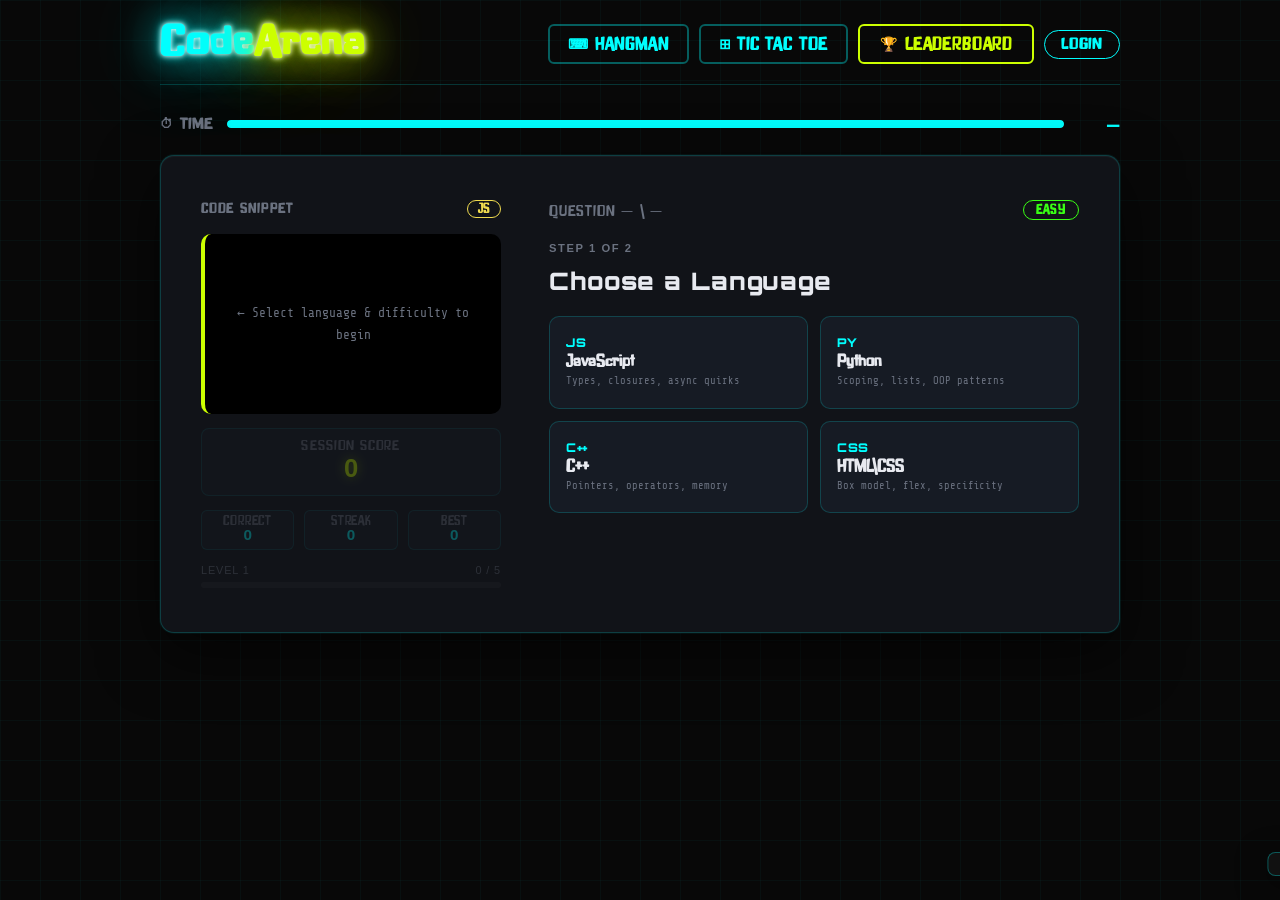
<file: mcq.html>
<!DOCTYPE html>
<html lang="en">
<head>
  <meta charset="UTF-8">
  <meta name="viewport" content="width=device-width, initial-scale=1.0">
  <title>Output Oracle | CodeArena</title>
  <link href="https://fonts.googleapis.com/css2?family=Orbitron:wght@700;900&family=Share+Tech+Mono&family=Open+Sans:wght@400;600;700;800&display=swap" rel="stylesheet">
  <script src="../auth-widget.js" defer></script>
  <style>
  @font-face { font-family:'Zolla'; src:url('../assets/Zolla.woff2') format('woff2'); font-display:swap; }
  *,*::before,*::after { margin:0;padding:0;box-sizing:border-box;font-family:'Zolla','Open Sans',sans-serif; }

  :root {
    --cyan:#00ffff; --yellow:#ccff00; --bg:#080808;
    --surface:#111318; --surface2:#161b24; --border:rgba(0,255,255,.18);
    --text:#e8eaf0; --muted:#6b7280; --red:#ff4444; --orange:#ff8c00; --green:#39ff14;
  }

  body {
    display:flex; flex-direction:column; align-items:center;
    min-height:100vh; background:var(--bg); color:var(--text);
    padding:0 10px 80px;
    background-image:
      linear-gradient(rgba(0,255,255,.03) 1px,transparent 1px),
      linear-gradient(90deg,rgba(0,255,255,.03) 1px,transparent 1px);
    background-size:40px 40px;
  }

  /* ── HEADER ── */
  .site-header {
    width:100%; max-width:960px;
    display:flex; align-items:center; justify-content:space-between;
    padding:24px 0 20px; border-bottom:1px solid var(--border);
    margin-bottom:28px; flex-wrap:wrap; gap:12px;
  }
  .logo-text {
    font-family:'Zolla',sans-serif;
    font-size:clamp(1.6rem,5vw,2.4rem);
    font-weight:900; line-height:1; letter-spacing:.05em;
    text-decoration:none; display:flex; align-items:baseline;
  }
  .code  { color:#00ffff;text-shadow:0 0 5px #fff,0 0 10px #00ffff,0 0 40px #00ffff,0 0 80px #008080; }
  .arena { color:#ccff00;text-shadow:0 0 5px #fff,0 0 10px #ccff00,0 0 40px #ccff00,0 0 80px #88aa00; }
  .header-actions { display:flex;gap:10px;align-items:center; }
  .btn-lb {
    display:flex;align-items:center;gap:8px;
    padding:10px 20px;background:transparent;
    border:2px solid var(--yellow);color:var(--yellow);
    font-weight:700;font-size:.88rem;border-radius:6px;cursor:pointer;
    text-transform:uppercase;letter-spacing:.06em;
    transition:background .2s,box-shadow .2s,color .2s;text-decoration:none;
  }
  .btn-lb:hover { background:var(--yellow);color:#000;box-shadow:0 0 16px var(--yellow); }
  .btn-nav {
    display:flex;align-items:center;gap:6px;
    padding:10px 18px;background:transparent;
    border:2px solid rgba(0,255,255,.35);color:var(--cyan);
    font-weight:700;font-size:.85rem;border-radius:6px;cursor:pointer;
    text-transform:uppercase;letter-spacing:.06em;transition:all .2s;text-decoration:none;
  }
  .btn-nav:hover { background:rgba(0,255,255,.08);border-color:var(--cyan);box-shadow:0 0 12px rgba(0,255,255,.3); }

  /* ── STATUS BAR ── */
  .status-bar {
    width:100%;max-width:960px;
    display:flex;align-items:center;justify-content:space-between;
    padding:10px 18px;margin-bottom:20px;
    background:var(--surface2);border:1px solid var(--border);
    border-radius:10px;gap:12px;flex-wrap:wrap;
  }
  .status-pills { display:flex;gap:8px;flex-wrap:wrap;align-items:center; }
  .status-pill {
    font-size:.72rem;font-weight:700;padding:4px 13px;border-radius:99px;
    background:rgba(0,255,255,.07);border:1.5px solid rgba(0,255,255,.25);
    color:var(--cyan);text-transform:uppercase;letter-spacing:.06em;
  }
  .status-pill.yellow { background:rgba(204,255,0,.07);border-color:rgba(204,255,0,.3);color:var(--yellow); }
  .status-pill.green  { background:rgba(57,255,20,.07);border-color:rgba(57,255,20,.3);color:var(--green); }
  .status-pill.red    { background:rgba(255,68,68,.07);border-color:rgba(255,68,68,.3);color:var(--red); }
  .status-pill.muted  { background:rgba(255,255,255,.04);border-color:rgba(255,255,255,.1);color:var(--muted); }
  .change-btn {
    font-size:.72rem;font-weight:700;padding:6px 14px;border-radius:6px;cursor:pointer;
    background:transparent;border:1.5px solid rgba(204,255,0,.3);color:var(--yellow);
    text-transform:uppercase;letter-spacing:.06em;transition:all .2s;
  }
  .change-btn:hover { background:rgba(204,255,0,.08);border-color:var(--yellow); }

  /* ── TIMER BAR ── */
  .timer-section {
    width:100%;max-width:960px;
    margin-bottom:20px;display:flex;align-items:center;gap:14px;
  }
  .timer-label { font-size:.8rem;font-weight:700;text-transform:uppercase;letter-spacing:.08em;color:var(--muted);flex-shrink:0;min-width:46px; }
  .timer-bar-wrap { flex:1;height:8px;background:rgba(255,255,255,.08);border-radius:99px;overflow:hidden; }
  .timer-bar-fill { height:100%;width:100%;background:var(--cyan);border-radius:99px;transition:width .9s linear,background .4s;box-shadow:0 0 8px var(--cyan); }
  .timer-bar-fill.warn   { background:var(--orange);box-shadow:0 0 8px var(--orange); }
  .timer-bar-fill.danger { background:var(--red);box-shadow:0 0 10px var(--red);animation:pulse-bar .5s infinite alternate; }
  @keyframes pulse-bar { from{opacity:1}to{opacity:.5} }
  .timer-count { font-family:'Orbitron',monospace;font-size:1.1rem;font-weight:700;min-width:42px;text-align:right;color:var(--cyan);transition:color .3s;flex-shrink:0; }
  .timer-count.warn   { color:var(--orange); }
  .timer-count.danger { color:var(--red); }

  /* ── MAIN CONTAINER ── */
  .container {
    width:100%;max-width:960px;
    background:var(--surface);
    display:flex;gap:48px;align-items:flex-start;
    padding:44px 40px;border-radius:14px;
    border:1px solid var(--border);
    box-shadow:0 0 0 1px rgba(0,255,255,.05),0 20px 60px rgba(0,0,0,.6),inset 0 1px 0 rgba(255,255,255,.04);
  }

  /* ── LEFT PANEL ── */
  .left-panel { flex-shrink:0;width:300px;display:flex;flex-direction:column;gap:14px; }
  .panel-hdr  { display:flex;align-items:center;justify-content:space-between;margin-bottom:2px; }
  .panel-title { font-size:.68rem;font-weight:700;text-transform:uppercase;letter-spacing:.12em;color:var(--muted); }
  .lang-badge { font-size:.65rem;font-weight:700;padding:3px 10px;border-radius:99px;border:1.5px solid;text-transform:uppercase;letter-spacing:.06em; }
  .lang-badge.javascript { color:#f0db4f;border-color:#f0db4f; }
  .lang-badge.python     { color:#3cba54;border-color:#3cba54; }
  .lang-badge.cpp        { color:var(--cyan);border-color:var(--cyan); }
  .lang-badge.css        { color:#e44d26;border-color:#e44d26; }

  .code-block {
    background:#000;border-radius:10px;padding:20px 18px;
    border-left:4px solid var(--yellow);
    font-family:'Share Tech Mono',monospace;font-size:.88rem;line-height:1.75;color:#d1d1d1;
    white-space:pre;overflow-x:auto;min-height:180px;
  }
  .code-block.ph { display:flex;align-items:center;justify-content:center;text-align:center;color:var(--muted);font-size:.8rem;white-space:normal; }

  .score-display { background:var(--surface2);border:1px solid var(--border);border-radius:8px;padding:12px 20px;text-align:center; }
  .score-label { font-size:.68rem;text-transform:uppercase;letter-spacing:.1em;color:var(--muted);margin-bottom:2px; }
  .score-value { font-family:'Orbitron',monospace;font-size:1.6rem;font-weight:700;color:var(--yellow);text-shadow:0 0 12px rgba(204,255,0,.6); }

  .session-stats { display:flex;gap:10px; }
  .stat-chip { flex:1;background:var(--surface2);border:1px solid var(--border);border-radius:6px;padding:6px 8px;text-align:center; }
  .stat-chip .s-label { font-size:.6rem;color:var(--muted);text-transform:uppercase;letter-spacing:.08em; }
  .stat-chip .s-val   { font-family:'Orbitron',monospace;font-size:.95rem;font-weight:700;color:var(--cyan); }

  .level-bar-wrap { display:flex;flex-direction:column;gap:6px; }
  .level-bar-hdr  { display:flex;justify-content:space-between;font-size:.68rem;color:var(--muted);text-transform:uppercase;letter-spacing:.08em; }
  .level-bar-track { height:6px;background:rgba(255,255,255,.08);border-radius:99px;overflow:hidden; }
  .level-bar-fill  { height:100%;background:var(--yellow);border-radius:99px;transition:width .5s ease;box-shadow:0 0 6px var(--yellow); }

  .left-panel.setup-mode .score-display,
  .left-panel.setup-mode .session-stats,
  .left-panel.setup-mode .level-bar-wrap { opacity:.3;pointer-events:none; }

  /* ── RIGHT GAME BOX ── */
  .game-box { flex:1;display:flex;flex-direction:column;min-width:0; }

  .q-meta { display:flex;align-items:center;justify-content:space-between;margin-bottom:14px; }
  .q-counter { font-size:.72rem;color:var(--muted);text-transform:uppercase;letter-spacing:.1em; }
  .diff-badge { font-size:.65rem;font-weight:700;text-transform:uppercase;letter-spacing:.12em;padding:4px 12px;border-radius:99px;border:1.5px solid; }
  .diff-badge.easy   { color:var(--green); border-color:var(--green); }
  .diff-badge.medium { color:var(--yellow);border-color:var(--yellow); }
  .diff-badge.hard   { color:var(--red);   border-color:var(--red); }

  .question-label { font-size:1rem;font-weight:700;color:var(--cyan);margin-bottom:20px;line-height:1.5; }

  .options-list { display:flex;flex-direction:column;gap:10px; }
  .option-btn {
    background:rgba(255,255,255,.04);border:1.5px solid rgba(0,255,255,.22);
    color:var(--text);padding:14px 18px;text-align:left;
    border-radius:8px;cursor:pointer;transition:all .18s;
    font-family:'Share Tech Mono',monospace;font-size:.88rem;
    display:flex;align-items:center;gap:12px;
  }
  .option-btn .opt-key { font-family:'Orbitron',monospace;font-size:.7rem;font-weight:900;color:var(--cyan);min-width:18px;flex-shrink:0; }
  .option-btn:hover:not(:disabled) {
    background:rgba(0,255,255,.07);border-color:var(--cyan);
    box-shadow:0 0 12px rgba(0,255,255,.18);transform:translateX(3px);
  }
  .option-btn.correct { background:rgba(57,255,20,.12);border-color:var(--green);color:var(--green);box-shadow:0 0 16px rgba(57,255,20,.3);animation:popIn .3s ease; }
  .option-btn.wrong   { background:rgba(255,68,68,.1);border-color:var(--red);color:var(--red);animation:shake .3s ease; }
  .option-btn:disabled { cursor:not-allowed; }
  @keyframes popIn { 0%{transform:scale(1)}40%{transform:scale(1.02)}100%{transform:scale(1)} }
  @keyframes shake  { 0%,100%{transform:translateX(0)}25%{transform:translateX(-5px)}75%{transform:translateX(5px)} }

  .feedback-strip { margin-top:16px;padding:12px 16px;border-radius:8px;font-size:.82rem;line-height:1.6;display:none;font-family:'Share Tech Mono',monospace; }
  .feedback-strip.show { display:block; }
  .feedback-strip.ok  { background:rgba(57,255,20,.06);border:1px solid rgba(57,255,20,.25);color:var(--green); }
  .feedback-strip.err { background:rgba(255,68,68,.06);border:1px solid rgba(255,68,68,.25);color:var(--red); }
  .feedback-label { font-weight:700;margin-bottom:3px;display:block; }

  .next-btn {
    margin-top:20px;padding:12px 28px;
    border:2px solid var(--cyan);background:transparent;color:var(--cyan);
    font-size:.9rem;font-weight:700;border-radius:7px;cursor:pointer;
    text-transform:uppercase;letter-spacing:.06em;transition:all .2s;
    display:none;align-self:flex-end;
  }
  .next-btn.show { display:block; }
  .next-btn:hover { background:var(--cyan);color:#000;box-shadow:0 0 18px rgba(0,255,255,.5); }

  /* ── WIZARD ── */
  .wizard-step { display:none;flex-direction:column;gap:20px;padding:8px 0;animation:wzIn .3s ease; }
  .wizard-step.active { display:flex; }
  @keyframes wzIn { from{opacity:0;transform:translateY(14px)}to{opacity:1;transform:none} }
  .wz-step-label { font-size:.7rem;font-weight:700;letter-spacing:.14em;text-transform:uppercase;color:var(--muted); }
  .wz-title { font-family:'Orbitron',monospace;font-weight:900;font-size:clamp(1.1rem,3vw,1.5rem);letter-spacing:.04em;color:var(--text);margin-top:-8px; }
  .wz-options { display:grid;grid-template-columns:1fr 1fr;gap:12px; }
  .wz-btn {
    display:flex;flex-direction:column;align-items:flex-start;gap:5px;
    padding:18px 16px;border-radius:10px;cursor:pointer;
    background:var(--surface2);border:1.5px solid var(--border);
    text-align:left;transition:all .18s;
  }
  .wz-btn:hover { border-color:var(--cyan);background:rgba(0,255,255,.05);box-shadow:0 0 20px rgba(0,255,255,.12);transform:translateY(-2px); }
  .wz-icon { font-family:'Orbitron',monospace;font-size:.75rem;font-weight:900;color:var(--cyan);letter-spacing:.05em; }
  .wz-name { font-size:.9rem;font-weight:700;color:var(--text); }
  .wz-sub  { font-family:'Share Tech Mono',monospace;font-size:.65rem;color:var(--muted);line-height:1.5; }
  .wz-btn.diff-easy:hover    { border-color:var(--green);box-shadow:0 0 20px rgba(57,255,20,.15); }
  .wz-btn.diff-easy .wz-icon   { color:var(--green); }
  .wz-btn.diff-medium:hover  { border-color:var(--yellow);box-shadow:0 0 20px rgba(204,255,0,.15); }
  .wz-btn.diff-medium .wz-icon { color:var(--yellow); }
  .wz-btn.diff-hard:hover    { border-color:var(--red);box-shadow:0 0 20px rgba(255,68,68,.15); }
  .wz-btn.diff-hard .wz-icon   { color:var(--red); }
  .wz-back {
    align-self:flex-start;font-size:.72rem;font-weight:700;padding:5px 12px;
    border-radius:6px;cursor:pointer;background:transparent;
    border:1.5px solid var(--border);color:var(--muted);transition:all .18s;
  }
  .wz-back:hover { border-color:var(--cyan);color:var(--cyan); }

  /* ── MODALS ── */
  .modal-overlay {
    position:fixed;inset:0;z-index:1000;
    background:rgba(0,0,0,.75);backdrop-filter:blur(6px);
    display:flex;align-items:center;justify-content:center;
    opacity:0;pointer-events:none;transition:opacity .25s;
  }
  .modal-overlay.show { opacity:1;pointer-events:all; }
  .modal-box {
    background:var(--surface);width:min(100%,480px);
    border-radius:14px;border:1px solid var(--border);
    padding:36px 32px;text-align:center;
    box-shadow:0 0 60px rgba(0,255,255,.06),0 30px 80px rgba(0,0,0,.6);
    transform:scale(.9);transition:transform .3s;
  }
  .modal-overlay.show .modal-box { transform:scale(1);animation:popIn .3s ease; }
  .modal-emoji { font-size:4.5rem;line-height:1;margin-bottom:12px; }
  .modal-title { font-family:'Orbitron',sans-serif;font-size:1.7rem;font-weight:900;margin-bottom:6px; }
  .modal-title.win     { color:var(--yellow);text-shadow:0 0 20px rgba(204,255,0,.6); }
  .modal-title.lose    { color:var(--red);text-shadow:0 0 20px rgba(255,68,68,.5); }
  .modal-title.timeout { color:var(--orange);text-shadow:0 0 20px rgba(255,140,0,.5); }
  .modal-sub { font-size:.9rem;color:var(--muted);margin-bottom:20px;line-height:1.6; }
  .score-earned-block { background:var(--surface2);border:1px solid var(--border);border-radius:10px;padding:16px 24px;margin-bottom:22px;text-align:left; }
  .se-row { display:flex;justify-content:space-between;font-size:.82rem;color:var(--muted);margin-bottom:4px; }
  .se-row span:last-child { color:var(--text);font-weight:600; }
  .se-divider { border:none;border-top:1px solid var(--border);margin:8px 0; }
  .se-total { font-family:'Orbitron',monospace;font-size:1.4rem;color:var(--yellow);font-weight:700;text-shadow:0 0 12px rgba(204,255,0,.5); }
  .modal-btn-row { display:flex;gap:10px;justify-content:center;flex-wrap:wrap; }
  .btn-primary {
    padding:12px 28px;border:2px solid var(--cyan);background:transparent;color:var(--cyan);
    font-size:.9rem;font-weight:700;border-radius:7px;cursor:pointer;
    text-transform:uppercase;letter-spacing:.06em;transition:all .2s;text-decoration:none;display:inline-flex;align-items:center;
  }
  .btn-primary:hover { background:var(--cyan);color:#000;box-shadow:0 0 18px rgba(0,255,255,.5); }
  .btn-secondary {
    padding:12px 24px;border:2px solid var(--yellow);background:transparent;color:var(--yellow);
    font-size:.9rem;font-weight:700;border-radius:7px;cursor:pointer;
    text-transform:uppercase;letter-spacing:.06em;transition:all .2s;text-decoration:none;display:inline-flex;align-items:center;
  }
  .btn-secondary:hover { background:var(--yellow);color:#000;box-shadow:0 0 18px rgba(204,255,0,.5); }

  /* ── RESPONSIVE ── */
  @media(max-width:760px){
    .container { flex-direction:column;padding:24px 16px;gap:24px; }
    .left-panel { width:100%; }
    .site-header { justify-content:center;text-align:center; }
  }
  @media(max-width:480px){
    .container { padding:18px 12px; }
    .code-block { font-size:.78rem; }
    .wz-options { grid-template-columns:1fr; }
  }
  </style>
</head>
<body>

<!-- HEADER -->
<header class="site-header">
  <a class="logo-text" href="../index.html"><span class="code">Code</span><span class="arena">Arena</span></a>
  <div class="header-actions">
    <a class="btn-nav" href="../hangmanPage/hangman.html">⌨ Hangman</a>
    <a class="btn-nav" href="../Tictactoe/index.html">⊞ Tic Tac Toe</a>
    <a class="btn-lb"  href="../leaderboard.html">🏆 Leaderboard</a>
    <div class="ca-auth-target"></div>
  </div>
</header>

<!-- STATUS BAR (hidden until wizard done) -->
<div class="status-bar" id="statusBar" style="display:none">
  <div class="status-pills">
    <span class="status-pill"       id="sPillLang"style="font-family: 'Franklin Gothic Medium', 'Arial Narrow', Arial, sans-serif;">JS</span>
    <span class="status-pill muted" id="sPillDiff" style="font-family: 'Franklin Gothic Medium', 'Arial Narrow', Arial, sans-serif;">Easy · 40s</span>
    <span class="status-pill muted" id="sPillQ" style="font-family: 'Franklin Gothic Medium', 'Arial Narrow', Arial, sans-serif;">Q 1 / 5</span>
  </div>
  <button class="change-btn" id="changeSetupBtn">⚙ Change Setup</button>
</div>

<!-- TIMER -->
<div class="timer-section">
  <span class="timer-label">⏱ Time</span>
  <div class="timer-bar-wrap"><div class="timer-bar-fill" id="timerFill"></div></div>
  <span class="timer-count" id="timerCount">—</span>
</div>

<!-- MAIN CONTAINER -->
<div class="container">

  <!-- LEFT -->
  <div class="left-panel setup-mode" id="leftPanel">
    <div class="panel-hdr">
      <span class="panel-title">Code Snippet</span>
      <span class="lang-badge javascript" id="langBadge">JS</span>
    </div>
    <div class="code-block ph" id="codeBlock">← Select language &amp; difficulty to begin</div>
    <div class="score-display">
      <div class="score-label">Session Score</div>
      <div class="score-value" id="liveScore" style="font-family: 'Franklin Gothic Medium', 'Arial Narrow', Arial, sans-serif;">0</div>
    </div>
    <div class="session-stats">
      <div class="stat-chip"><div class="s-label">Correct</div><div class="s-val" id="statCorrect" style="font-family: 'Franklin Gothic Medium', 'Arial Narrow', Arial, sans-serif;">0</div></div>
      <div class="stat-chip"><div class="s-label">Streak</div> <div class="s-val" id="statStreak" style="font-family: 'Franklin Gothic Medium', 'Arial Narrow', Arial, sans-serif;">0</div></div>
      <div class="stat-chip"><div class="s-label">Best</div>   <div class="s-val" id="statBest" style="font-family: 'Franklin Gothic Medium', 'Arial Narrow', Arial, sans-serif;">0</div></div>
    </div>
    <div class="level-bar-wrap">
      <div class="level-bar-hdr"><span id="levelLabel" style="font-family: 'Franklin Gothic Medium', 'Arial Narrow', Arial, sans-serif;">Level 1</span><span id="levelProg" style="font-family: 'Franklin Gothic Medium', 'Arial Narrow', Arial, sans-serif;">0 / 5</span></div>
      <div class="level-bar-track"><div class="level-bar-fill" id="levelFill" style="width:0%"></div></div>
    </div>
  </div>

  <!-- RIGHT -->
  <div class="game-box">
    <div class="q-meta">
      <span class="q-counter" id="qCounter">Question — / —</span>
      <span class="diff-badge easy" id="diffBadge">Easy</span>
    </div>

    <div id="gameArea">
      <!-- WIZARD STEP 1 -->
      <div class="wizard-step active" id="wz-lang">
        <div class="wz-step-label" style="font-family: 'Franklin Gothic Medium', 'Arial Narrow', Arial, sans-serif;">Step 1 of 2</div>
        <div class="wz-title">Choose a Language</div>
        <div class="wz-options">
          <button class="wz-btn" data-lang="javascript"><span class="wz-icon">JS</span><span class="wz-name">JavaScript</span><span class="wz-sub">Types, closures, async quirks</span></button>
          <button class="wz-btn" data-lang="python">    <span class="wz-icon">PY</span><span class="wz-name">Python</span>    <span class="wz-sub">Scoping, lists, OOP patterns</span></button>
          <button class="wz-btn" data-lang="cpp">       <span class="wz-icon">C++</span><span class="wz-name">C++</span>       <span class="wz-sub">Pointers, operators, memory</span></button>
          <button class="wz-btn" data-lang="css">       <span class="wz-icon">CSS</span><span class="wz-name">HTML/CSS</span>  <span class="wz-sub">Box model, flex, specificity</span></button>
        </div>
      </div>
      <!-- WIZARD STEP 2 -->
      <div class="wizard-step" id="wz-diff">
        <button class="wz-back" id="backBtn">← Back</button>
        <div class="wz-step-label" style="font-family: 'Franklin Gothic Medium', 'Arial Narrow', Arial, sans-serif;">Step 2 of 2</div>
        <div class="wz-title">Choose Difficulty</div>
        <div class="wz-options">
          <button class="wz-btn diff-easy"   data-diff="easy">  <span class="wz-icon">🟢</span><span class="wz-name">Easy</span>  <span class="wz-sub">40 seconds · 100 pts base</span></button>
          <button class="wz-btn diff-medium" data-diff="medium"><span class="wz-icon">🟡</span><span class="wz-name">Medium</span><span class="wz-sub">25 seconds · 250 pts base</span></button>
          <button class="wz-btn diff-hard"   data-diff="hard">  <span class="wz-icon">🔴</span><span class="wz-name">Hard</span>  <span class="wz-sub">15 seconds · 500 pts base</span></button>
        </div>
      </div>
    </div>
  </div>

</div><!-- /container -->

<!-- RESULT MODAL -->
<div class="modal-overlay" id="resultModal">
  <div class="modal-box">
    <div class="modal-emoji" id="mEmoji">🏆</div>
    <div class="modal-title win" id="mTitle">Round Complete!</div>
    <div class="modal-sub"       id="mSub" style="font-family: 'Franklin Gothic Medium', 'Arial Narrow', Arial, sans-serif;">You answered 5 questions.</div>
    <div class="score-earned-block">
      <div class="se-row"><span>Correct Answers</span><span id="seCorrect" style="font-family: 'Franklin Gothic Medium', 'Arial Narrow', Arial, sans-serif;">0 / 5</span></div>
      <div class="se-row"><span>Time Bonus</span>     <span id="seTime" style="font-family: 'Franklin Gothic Medium', 'Arial Narrow', Arial, sans-serif;">+0</span></div>
      <div class="se-row"><span>Streak Bonus</span>   <span id="seStreak" style="font-family: 'Franklin Gothic Medium', 'Arial Narrow', Arial, sans-serif;">+0</span></div>
      <hr class="se-divider">
      <div class="se-total" id="seTotal" style="font-family: 'Franklin Gothic Medium', 'Arial Narrow', Arial, sans-serif;">0 pts</div>
    </div>
    <div class="modal-btn-row">
      <button class="btn-primary"   id="playAgainBtn">▶ Play Again</button>
      <a      class="btn-secondary" href="../leaderboard.html">🏆 Leaderboard</a>
    </div>
  </div>
</div>

<!-- TIMEOUT MODAL -->
<div class="modal-overlay" id="timeoutModal">
  <div class="modal-box">
    <div class="modal-emoji">⏰</div>
    <div class="modal-title timeout">Time's Up!</div>
    <div class="modal-sub" id="toSub" style="font-family: 'Franklin Gothic Medium', 'Arial Narrow', Arial, sans-serif;">The correct answer was —</div>
    <div class="modal-btn-row">
      <button class="btn-primary" id="toNextBtn">→ Next Question</button>
    </div>
  </div>
</div>

<script>
/* ─────────────────────────────────────────────────────
   QUESTION BANK  (7 per lang × difficulty)
───────────────────────────────────────────────────── */
const QB = {
  javascript:{
    easy:[
      {code:`console.log(typeof 42);`,answer:"number",options:["number","integer","string","undefined"],exp:"typeof 42 returns 'number'."},
      {code:`console.log("5" * 2);`,answer:"10",options:["10","52","NaN","Error"],exp:"* coerces string to number: '5'*2=10."},
      {code:`let x;\nconsole.log(x);`,answer:"undefined",options:["null","undefined","0","Error"],exp:"Declared but unassigned → undefined."},
      {code:`console.log(1 == "1");`,answer:"true",options:["true","false","Error","TypeError"],exp:"== coerces types, 1 and '1' are equal."},
      {code:`console.log([1,2,3].length);`,answer:"3",options:["3","2","4","undefined"],exp:".length returns element count."},
      {code:`console.log(Math.max(1,3,2));`,answer:"3",options:["1","2","3","6"],exp:"Math.max returns the largest argument."},
      {code:`console.log(10 % 3);`,answer:"1",options:["3","1","0","10"],exp:"10 mod 3 = 1."},
    ],
    medium:[
      {code:`console.log([] == false);`,answer:"true",options:["true","false","TypeError","Error"],exp:"[] coerces to 0, false to 0, loosely equal."},
      {code:`let a='3',b=2;\nconsole.log(a-b);`,answer:"1",options:["1","32","NaN","Error"],exp:"- converts to numbers: '3'-2=1."},
      {code:`console.log(null == undefined);`,answer:"true",options:["true","false","Error","TypeError"],exp:"null and undefined are only loosely equal to each other."},
      {code:`console.log([...'hello'].length);`,answer:"5",options:["1","4","5","6"],exp:"Spread on string makes array of 5 chars."},
      {code:`console.log(+'');`,answer:"0",options:["NaN","0","''","undefined"],exp:"Unary + converts '' to 0."},
      {code:`let x=5,y=x++;\nconsole.log(y);`,answer:"5",options:["5","6","undefined","Error"],exp:"Post-increment: y gets old value 5."},
      {code:`console.log(!!'false');`,answer:"true",options:["true","false","undefined","Error"],exp:"Non-empty string is truthy."},
    ],
    hard:[
      {code:`console.log(typeof NaN);`,answer:"number",options:["NaN","undefined","number","string"],exp:"NaN is paradoxically type 'number'."},
      {code:`(function(){\n  console.log(x);\n  var x=1;\n})();`,answer:"undefined",options:["1","undefined","Error","ReferenceError"],exp:"var hoisted: declaration moved up, assignment stays."},
      {code:`console.log(0.1+0.2===0.3);`,answer:"false",options:["true","false","NaN","Error"],exp:"IEEE 754: 0.1+0.2=0.30000000000000004."},
      {code:`console.log([]+{});`,answer:"[object Object]",options:["{}","[object Object]","undefined","Error"],exp:"[]+'' = '', {}→'[object Object]', concatenated."},
      {code:`const o={a:1};\nconst {a,b=2}=o;\nconsole.log(b);`,answer:"2",options:["undefined","2","null","Error"],exp:"Destructuring default: b missing, uses 2."},
      {code:`[1,2,3].map(Number.parseInt);\n// returns?`,answer:"[1,NaN,NaN]",options:["[1,2,3]","[1,NaN,NaN]","[NaN,NaN,NaN]","Error"],exp:"map passes (val, idx): parseInt(2,1)=NaN, parseInt(3,2)=NaN."},
      {code:`console.log(!!null + !!1);`,answer:"1",options:["0","1","2","true"],exp:"!!null=false(0), !!1=true(1). 0+1=1."},
    ],
  },
  python:{
    easy:[
      {code:`print(type(3.14))`,answer:"<class 'float'>",options:["<class 'float'>","float","number","<type float>"],exp:"type() returns class representation."},
      {code:`x='hello'\nprint(x[0])`,answer:"h",options:["h","e","hello","Error"],exp:"String index 0 is the first character."},
      {code:`print(10//4)`,answer:"2",options:["2.5","2","3","2.0"],exp:"// is floor division: 10//4=2."},
      {code:`print(bool(''))`,answer:"False",options:["True","False","None","Error"],exp:"Empty string is falsy in Python."},
      {code:`a=[1,2,3]\nprint(a[-1])`,answer:"3",options:["1","3","-1","Error"],exp:"Negative index -1 is the last element."},
      {code:`print(len({1,2,2,3}))`,answer:"3",options:["4","3","2","Error"],exp:"Set removes duplicates; length is 3."},
      {code:`print(3**3)`,answer:"27",options:["9","27","6","Error"],exp:"** is exponentiation: 3³=27."},
    ],
    medium:[
      {code:`d={'a':1}\nprint(d.get('b',0))`,answer:"0",options:["None","0","KeyError","Error"],exp:".get(key,default) returns default when key absent."},
      {code:`x=[1,2,3]\ny=x\ny.append(4)\nprint(len(x))`,answer:"4",options:["3","4","Error","None"],exp:"Lists are reference types; y and x share the same list."},
      {code:`print(list(range(1,6,2)))`,answer:"[1, 3, 5]",options:["[1,2,3,4,5]","[1, 3, 5]","[1,3]","Error"],exp:"range(1,6,2) steps 1→3→5."},
      {code:`print('py'*3)`,answer:"pypypy",options:["py3","pypypy","py py py","Error"],exp:"String * n repeats n times."},
      {code:`nums=[1,2,3,4]\nprint(sum(x for x in nums if x%2==0))`,answer:"6",options:["4","6","10","Error"],exp:"Even numbers: 2+4=6."},
      {code:`print('hello'[::-1])`,answer:"olleh",options:["hello","olleh","Error","hllo"],exp:"[::-1] reverses the string."},
      {code:`print(sorted([3,1,2],reverse=True))`,answer:"[3, 2, 1]",options:["[1,2,3]","[3,2,1]","[3, 2, 1]","Error"],exp:"reverse=True gives descending order."},
    ],
    hard:[
      {code:`class A:\n  x=1\na=A()\na.x=2\nprint(A.x)`,answer:"1",options:["1","2","None","Error"],exp:"Instance attribute doesn't alter class attribute."},
      {code:`print(0.1+0.2==0.3)`,answer:"False",options:["True","False","Error","0.3"],exp:"Float precision: result is 0.30000000000000004."},
      {code:`a=(1,)\nprint(type(a)==tuple)`,answer:"True",options:["True","False","Error","TypeError"],exp:"(1,) with trailing comma is a tuple."},
      {code:`g=(x*2 for x in range(3))\nnext(g)\nprint(list(g))`,answer:"[2, 4]",options:["[0,2,4]","[2,4]","[2, 4]","Error"],exp:"next(g) consumes 0; list drains remaining [2,4]."},
      {code:`x=5\ndef f():\n  global x\n  x=10\nf()\nprint(x)`,answer:"10",options:["5","10","None","Error"],exp:"global x makes assignment affect global scope."},
      {code:`print(type(lambda x:x))`,answer:"<class 'function'>",options:["lambda","<class 'function'>","function","Error"],exp:"Lambda creates a function object."},
      {code:`def f(x=[]):\n  x.append(1)\n  return x\nf();f()\nprint(f())`,answer:"[1, 1, 1]",options:["[1]","[1,1]","[1, 1, 1]","Error"],exp:"Mutable default arguments persist between calls."},
    ],
  },
  cpp:{
    easy:[
      {code:`int x=10;\ncout<<x%3;`,answer:"1",options:["3","1","0","Error"],exp:"10 mod 3 = 1."},
      {code:`cout<<true+true;`,answer:"2",options:["truetrue","true","2","Error"],exp:"true=1, 1+1=2."},
      {code:`int a=5;\ncout<<a++;`,answer:"5",options:["5","6","Error","undefined"],exp:"Post-increment prints original value then increments."},
      {code:`string s="code";\ncout<<s.length();`,answer:"4",options:["3","4","5","Error"],exp:".length() returns character count."},
      {code:`cout<<sizeof(int);`,answer:"4",options:["2","4","8","Error"],exp:"sizeof(int) is typically 4 bytes."},
      {code:`int a=7,b=2;\ncout<<a/b;`,answer:"3",options:["3.5","3","4","Error"],exp:"Integer division truncates: 7/2=3."},
      {code:`cout<<(5>3?"yes":"no");`,answer:"yes",options:["yes","no","true","Error"],exp:"5>3 is true, ternary returns \"yes\"."},
    ],
    medium:[
      {code:`int a=1;\ncout<<(a<<3);`,answer:"8",options:["3","8","4","Error"],exp:"Left shift 3: 1<<3=8."},
      {code:`void add(int &a){a+=5;}\nint n=3;\nadd(n);\ncout<<n;`,answer:"8",options:["3","8","Error","5"],exp:"Pass by reference modifies n directly."},
      {code:`int arr[3]={1,2,3};\ncout<<*arr;`,answer:"1",options:["1","address","3","Error"],exp:"arr decays to pointer; *arr is first element."},
      {code:`int x=0;\ncout<<(x+++  ++x);`,answer:"2",options:["0","1","2","Error"],exp:"x++ yields 0 (x=1), ++x pre-increments to 2. 0+2=2."},
      {code:`cout<<(10&6);`,answer:"2",options:["0","2","6","Error"],exp:"Bitwise AND: 1010 & 0110 = 0010 = 2."},
      {code:`int x=5;\ncout<<(x>3&&x<10);`,answer:"1",options:["true","1","false","Error"],exp:"Both conditions true; C++ prints 1."},
      {code:`int x=5,y=10;\ncout<<(x>y?x:y);`,answer:"10",options:["5","10","true","Error"],exp:"x>y is false, ternary returns y=10."},
    ],
    hard:[
      {code:`int* p=nullptr;\ncout<<(p==nullptr);`,answer:"1",options:["0","1","Error","Segfault"],exp:"p IS nullptr; comparison is true (1)."},
      {code:`class A{\npublic:\n~A(){cout<<\"D\";}\n};\n{A a;}`,answer:"D",options:["A","D","AD","Error"],exp:"Destructor runs when a goes out of scope."},
      {code:`int a=5,b=3;\ncout<<(a^b);`,answer:"6",options:["2","6","15","Error"],exp:"XOR: 101^011=110=6."},
      {code:`auto f=[](int x){return x*x;};\ncout<<f(4);`,answer:"16",options:["4","8","16","Error"],exp:"Lambda squares argument: f(4)=16."},
      {code:`int x=1;\ndo{cout<<x++;}while(x<3);`,answer:"12",options:["1","123","12","Error"],exp:"Prints 1 (x=2), prints 2 (x=3, fails). Output: 12."},
      {code:`string s=\"hello\";\nreverse(s.begin(),s.end());\ncout<<s;`,answer:"olleh",options:["hello","olleh","Error","hlleo"],exp:"std::reverse modifies in-place."},
      {code:`template<int N>\nstruct F{static const int v=N*F<N-1>::v;};\ntemplate<>\nstruct F<0>{static const int v=1;};\ncout<<F<4>::v;`,answer:"24",options:["4","16","24","Error"],exp:"Template metaprogramming factorial: 4!=24."},
    ],
  },
  css:{
    easy:[
      {code:`p{color:red;}\nspan{color:blue;}\n/* <p><span>Hi</span></p>\n   Colour of Hi? */`,answer:"blue",options:["red","blue","black","inherit"],exp:"span rule is more specific; blue wins."},
      {code:`.box{margin:20px 10px;}\n/* Top margin? */`,answer:"20px",options:["10px","20px","5px","0"],exp:"Shorthand: vertical=20px, horizontal=10px."},
      {code:`/* Hides element,\n   keeps space? */`,answer:"visibility:hidden",options:["display:none","opacity:0","visibility:hidden","overflow:hidden"],exp:"visibility:hidden hides visually, preserves layout space."},
      {code:`div{border:2px solid;\n    padding:10px;\n    width:100px;}\n/* Rendered width? */`,answer:"124px",options:["100px","114px","124px","120px"],exp:"100+10×2+2×2=124px (content-box default)."},
      {code:`/* display:flex makes\n   children become? */`,answer:"flex items",options:["block","inline","flex items","grid items"],exp:"Children of flex container become flex items."},
      {code:`h1{font-size:3em;}\n/* Base 16px →\n   Computed size? */`,answer:"48px",options:["16px","32px","48px","64px"],exp:"3×16=48px."},
      {code:`/* Highest specificity? */`,answer:"#id",options:["element","#id",".class","*"],exp:"ID (0,1,0,0) beats class (0,0,1,0) and element (0,0,0,1)."},
    ],
    medium:[
      {code:`.a{color:red;}\ndiv .a{color:blue;}\n/* <div><p class='a'>X</p></div>\n   Colour? */`,answer:"blue",options:["red","blue","inherit","Error"],exp:"div .a (0,0,1,1) beats .a (0,0,1,0) → blue."},
      {code:`/* justify-content:\n   space-between on 3 items? */`,answer:"gaps only between",options:["equal gaps all around","gaps only between","all centred","no gaps"],exp:"Items at edges, equal gaps only between them."},
      {code:`.box{\n  position:absolute;\n  top:0;\n}\n/* Positioned relative to? */`,answer:"nearest positioned ancestor",options:["body","viewport","nearest positioned ancestor","parent always"],exp:"absolute uses nearest ancestor with position set."},
      {code:`/* grid-column:2/4\n   in a 4-col grid? */`,answer:"spans cols 2 & 3",options:["col 2 only","spans cols 2 & 3","cols 2 to 4","cols 1 to 4"],exp:"Line 2 to line 4 spans columns 2 and 3."},
      {code:`/* z-index works\n   only when position is? */`,answer:"not static",options:["absolute only","not static","relative only","fixed only"],exp:"z-index has no effect on position:static."},
      {code:`*{box-sizing:border-box;}\n.box{width:200px;padding:20px;}\n/* Content width? */`,answer:"160px",options:["200px","160px","240px","180px"],exp:"border-box: content=200-20×2=160px."},
      {code:`/* :nth-child(2n+1)\n   targets? */`,answer:"odd children",options:["even children","odd children","first child only","every 2nd"],exp:"2n+1 matches 1,3,5… (odd positions)."},
    ],
    hard:[
      {code:`/* Specificity of:\n   div#main .title:hover */`,answer:"0,1,2,1",options:["0,1,0,1","0,1,2,1","0,2,1,1","1,1,1,1"],exp:"div(0,0,0,1)+#main(0,1,0,0)+.title(0,0,1,0)+:hover(0,0,1,0)=0,1,2,1."},
      {code:`/* What creates a\n   new stacking context? */`,answer:"transform:translateZ(0)",options:["margin:0","padding:10px","transform:translateZ(0)","color:red"],exp:"transform (and opacity<1) create a new stacking context."},
      {code:`/* @layer base, theme;\n   Which wins a conflict? */`,answer:"theme",options:["base","theme","last declared","first declared"],exp:"Later-declared layers win; theme is declared after base."},
      {code:`/* contain:layout style\n   does what? */`,answer:"isolates layout recalculation",options:["hides overflow","isolates layout recalculation","forces GPU layer","sets z-index"],exp:"contain:layout tells browser layout inside won't affect outside."},
      {code:`/* :is(.a,.b,.c) p{}\n   Specificity? */`,answer:"0,0,1,1",options:["0,0,3,1","0,0,1,1","0,1,0,1","0,0,0,4"],exp:":is() takes most-specific arg (.a=0,0,1,0) + p(0,0,0,1)=0,0,1,1."},
      {code:`/* CSS custom property\n   --color:red;\n   scope? */`,answer:"element and descendants",options:["global","element and descendants","file only","selector only"],exp:"Custom properties inherit down the subtree."},
      {code:`/* will-change:transform\n   is most useful? */`,answer:"before an animation starts",options:["after animation ends","during static display","before an animation starts","only on hover"],exp:"will-change hints browser to promote element early, reducing jank."},
    ],
  },
};

/* ─────────────────────────────────────────────────────
   CONFIG & STATE
───────────────────────────────────────────────────── */
const DCFG = {
  easy:  {time:40,base:100,tBonus:2, sMult:5 },
  medium:{time:25,base:250,tBonus:5, sMult:12},
  hard:  {time:15,base:500,tBonus:10,sMult:25},
};
const QS_PER_ROUND = 5;

let currentLang=null, currentDiff=null, gameStarted=false;
let pool=[], qIdx=0, currentQ=null, answered=false;
let sessionScore=0, sessionCorrect=0, sessionStreak=0, sessionBest=0;
let sessionLevel=1, levelProg=0;
let timerInt=null, timeLeft=0, totalTime=0;
let roundCorrect=0, roundTimeBonus=0, roundStreakBest=0;

/* ─────────────────────────────────────────────────────
   WIZARD
───────────────────────────────────────────────────── */
function showWzStep(id){
  document.querySelectorAll('.wizard-step').forEach(s=>s.classList.remove('active'));
  document.getElementById(id).classList.add('active');
}

document.querySelectorAll('#wz-lang .wz-btn').forEach(btn=>{
  btn.addEventListener('click',()=>{
    currentLang=btn.dataset.lang;
    btn.style.borderColor='var(--cyan)';
    setTimeout(()=>{ btn.style.borderColor=''; showWzStep('wz-diff'); },160);
  });
});

document.querySelectorAll('#wz-diff .wz-btn').forEach(btn=>{
  btn.addEventListener('click',()=>{
    currentDiff=btn.dataset.diff;
    btn.style.transform='scale(0.96)';
    setTimeout(()=>{ btn.style.transform=''; launchGame(); },160);
  });
});

document.getElementById('backBtn').addEventListener('click',()=>{ currentLang=null; showWzStep('wz-lang'); });
document.getElementById('changeSetupBtn').addEventListener('click',resetToWizard);

function resetToWizard(){
  stopTimer(); gameStarted=false; currentLang=null; currentDiff=null;
  document.getElementById('statusBar').style.display='none';
  document.getElementById('timerCount').textContent='—';
  document.getElementById('timerFill').style.width='100%';
  document.getElementById('timerFill').className='timer-bar-fill';
  document.getElementById('timerCount').className='timer-count';
  const cb=document.getElementById('codeBlock');
  cb.textContent='← Select language & difficulty to begin';
  cb.className='code-block ph';
  document.getElementById('langBadge').textContent='JS';
  document.getElementById('langBadge').className='lang-badge javascript';
  document.getElementById('leftPanel').classList.add('setup-mode');
  document.getElementById('qCounter').textContent='Question — / —';
  showWzStep('wz-lang');
}

/* ─────────────────────────────────────────────────────
   LAUNCH
───────────────────────────────────────────────────── */
function launchGame(){
  const langMap={javascript:'JavaScript',python:'Python',cpp:'C++',css:'HTML/CSS'};
  const diffMap={easy:'Easy · 40s',medium:'Medium · 25s',hard:'Hard · 15s'};
  document.getElementById('sPillLang').textContent=langMap[currentLang];
  document.getElementById('sPillDiff').textContent=diffMap[currentDiff];
  const dp=document.getElementById('sPillDiff');
  dp.className='status-pill '+(currentDiff==='easy'?'green':currentDiff==='medium'?'yellow':'red');
  document.getElementById('statusBar').style.display='flex';
  document.getElementById('leftPanel').classList.remove('setup-mode');
  const bMap={javascript:'JS',python:'PY',cpp:'C++',css:'HTML'};
  document.getElementById('langBadge').textContent=bMap[currentLang];
  document.getElementById('langBadge').className='lang-badge '+currentLang;
  startRound();
}

/* ─────────────────────────────────────────────────────
   ROUND
───────────────────────────────────────────────────── */
function startRound(){
  stopTimer(); gameStarted=true; qIdx=0;
  roundCorrect=0; roundTimeBonus=0; roundStreakBest=0;
  const all=[...QB[currentLang][currentDiff]]; shuffle(all);
  pool=all.slice(0,QS_PER_ROUND);
  loadQ();
}

function loadQ(){
  if(qIdx>=pool.length){ endRound(); return; }
  currentQ=pool[qIdx]; answered=false;
  document.getElementById('qCounter').textContent=`Question ${qIdx+1} / ${QS_PER_ROUND}`;
  document.getElementById('sPillQ').textContent=`Q ${qIdx+1} / ${QS_PER_ROUND}`;
  const cb=document.getElementById('codeBlock');
  cb.className='code-block'; cb.textContent=currentQ.code;
  const db=document.getElementById('diffBadge');
  db.textContent=currentDiff.charAt(0).toUpperCase()+currentDiff.slice(1);
  db.className='diff-badge '+currentDiff;
  const opts=shuffle([...currentQ.options]);
  const labels=['A','B','C','D'];
  document.getElementById('gameArea').innerHTML=`
    <div class="q-meta">
      <span class="q-counter" id="qCounter">Question ${qIdx+1} / ${QS_PER_ROUND}</span>
      <span class="diff-badge ${currentDiff}" id="diffBadge">${currentDiff.charAt(0).toUpperCase()+currentDiff.slice(1)}</span>
    </div>
    <div class="question-label">What is the output of this code?</div>
    <div class="options-list" id="optsList">
      ${opts.map((o,i)=>`
        <button class="option-btn" data-val="${esc(o)}">
          <span class="opt-key">${labels[i]}</span>${esc(o)}
        </button>`).join('')}
    </div>
    <div class="feedback-strip" id="feedback"></div>
    <button class="next-btn" id="nextBtn">
      ${qIdx+1<QS_PER_ROUND?'Next Question →':'See Results →'}
    </button>`;
  document.querySelectorAll('.option-btn').forEach(b=>b.addEventListener('click',()=>handleAnswer(b)));
  document.getElementById('nextBtn').addEventListener('click',()=>{ qIdx++; loadQ(); });
  startTimer();
}

/* ─────────────────────────────────────────────────────
   ANSWER
───────────────────────────────────────────────────── */
function handleAnswer(btn){
  if(answered)return; answered=true; stopTimer();
  const chosen=btn.dataset.val, correct=currentQ.answer, isRight=chosen===correct;
  document.querySelectorAll('.option-btn').forEach(b=>{
    b.disabled=true;
    if(b.dataset.val===correct)b.classList.add('correct');
  });
  if(!isRight)btn.classList.add('wrong');
  const cfg=DCFG[currentDiff];
  if(isRight){
    const tB=timeLeft*cfg.tBonus, sB=sessionStreak*cfg.sMult, pts=cfg.base+tB+sB;
    sessionScore+=pts; sessionCorrect++; sessionStreak++; roundCorrect++; roundTimeBonus+=tB;
    if(sessionStreak>sessionBest)sessionBest=sessionStreak;
    if(sessionStreak>roundStreakBest)roundStreakBest=sessionStreak;
    levelProg++; if(levelProg>=5){sessionLevel++;levelProg=0;}
    showFeedback(true,`+${pts} pts — ${currentQ.exp}`);
  } else {
    sessionStreak=0;
    showFeedback(false,`Correct: <b>${esc(correct)}</b> — ${currentQ.exp}`);
  }
  updateUI();
  document.getElementById('nextBtn').classList.add('show');
}

function showFeedback(ok,msg){
  const f=document.getElementById('feedback');
  f.innerHTML=`<span class="feedback-label">${ok?'✓ Correct!':'✗ Wrong!'}</span>${msg}`;
  f.className=`feedback-strip show ${ok?'ok':'err'}`;
}

/* ─────────────────────────────────────────────────────
   TIMER
───────────────────────────────────────────────────── */
function startTimer(){
  stopTimer(); totalTime=timeLeft=DCFG[currentDiff].time; updateTimerUI();
  timerInt=setInterval(()=>{ timeLeft--; updateTimerUI(); if(timeLeft<=0){clearInterval(timerInt);onTimeout();} },1000);
}
function stopTimer(){clearInterval(timerInt);timerInt=null;}
function updateTimerUI(){
  const fill=document.getElementById('timerFill'),count=document.getElementById('timerCount');
  const pct=totalTime>0?(timeLeft/totalTime)*100:100;
  count.textContent=timeLeft+'s'; fill.style.width=pct+'%';
  fill.classList.remove('warn','danger'); count.classList.remove('warn','danger');
  if(timeLeft<=4)[fill,count].forEach(e=>e.classList.add('danger'));
  else if(timeLeft<=Math.floor(totalTime*.35))[fill,count].forEach(e=>e.classList.add('warn'));
}
function onTimeout(){
  if(answered)return; answered=true; sessionStreak=0;
  document.querySelectorAll('.option-btn').forEach(b=>{b.disabled=true;if(b.dataset.val===currentQ.answer)b.classList.add('correct');});
  document.getElementById('toSub').innerHTML=`Correct: <b style="color:var(--cyan)">${esc(currentQ.answer)}</b><br><small style="color:var(--muted)">${currentQ.exp}</small>`;
  document.getElementById('timeoutModal').classList.add('show');
  document.getElementById('toNextBtn').onclick=()=>{ document.getElementById('timeoutModal').classList.remove('show'); qIdx++; loadQ(); };
  updateUI();
}

/* ─────────────────────────────────────────────────────
   END ROUND + LEADERBOARD
───────────────────────────────────────────────────── */
function endRound(){
  stopTimer();
  document.getElementById('timerCount').textContent='—';
  document.getElementById('timerFill').style.width='100%';
  document.getElementById('timerFill').className='timer-bar-fill';
  document.getElementById('timerCount').className='timer-count';

  const cfg=DCFG[currentDiff];
  const streakBonus=roundStreakBest*cfg.sMult*2;
  const total=roundCorrect*cfg.base+roundTimeBonus+streakBonus;

  const LS_KEY='codearena_hangman_scores';
  let scores=[];
  try{scores=JSON.parse(localStorage.getItem(LS_KEY)||'[]');}catch{}
  scores.push({
    score:total,word:currentLang.toUpperCase()+' MCQ',
    category:currentLang,difficulty:currentDiff,
    date:new Date().toLocaleDateString(),isoDate:new Date().toISOString(),game:'oracle',
    player: (()=>{ try{ return JSON.parse(localStorage.getItem('codearena_user'))?.name || 'Anonymous'; }catch{ return 'Anonymous'; } })()  });
  scores.sort((a,b)=>b.score-a.score); scores.splice(50);
  localStorage.setItem(LS_KEY,JSON.stringify(scores));

  const pct=Math.round(roundCorrect/QS_PER_ROUND*100);
  const emoji=roundCorrect===QS_PER_ROUND?'🏆':roundCorrect>=3?'🎯':'💡';
  const titleCls=roundCorrect>=3?'win':'lose';
  const titleTxt=roundCorrect===QS_PER_ROUND?'Perfect Round!':roundCorrect>=3?'Round Complete!':'Keep Practising!';
  document.getElementById('mEmoji').textContent=emoji;
  document.getElementById('mTitle').textContent=titleTxt;
  document.getElementById('mTitle').className='modal-title '+titleCls;
  document.getElementById('mSub').textContent=`${roundCorrect} / ${QS_PER_ROUND} correct (${pct}%)`;
  document.getElementById('seCorrect').textContent=`${roundCorrect} / ${QS_PER_ROUND}`;
  document.getElementById('seTime').textContent=`+${roundTimeBonus}`;
  document.getElementById('seStreak').textContent=`+${streakBonus}`;
  document.getElementById('seTotal').textContent=`${total} pts`;

  document.getElementById('playAgainBtn').onclick=()=>{
    document.getElementById('resultModal').classList.remove('show');
    resetToWizard();
  };
  setTimeout(()=>document.getElementById('resultModal').classList.add('show'),400);
}

/* ─────────────────────────────────────────────────────
   UI + HELPERS
───────────────────────────────────────────────────── */
function updateUI(){
  document.getElementById('liveScore').textContent=sessionScore;
  document.getElementById('statCorrect').textContent=sessionCorrect;
  document.getElementById('statStreak').textContent=sessionStreak;
  document.getElementById('statBest').textContent=sessionBest;
  document.getElementById('levelLabel').textContent=`Level ${sessionLevel}`;
  document.getElementById('levelProg').textContent=`${levelProg} / 5`;
  document.getElementById('levelFill').style.width=(levelProg/5*100)+'%';
}
function shuffle(arr){for(let i=arr.length-1;i>0;i--){const j=Math.floor(Math.random()*(i+1));[arr[i],arr[j]]=[arr[j],arr[i]];}return arr;}
function esc(s){return String(s).replace(/&/g,'&amp;').replace(/</g,'&lt;').replace(/>/g,'&gt;').replace(/"/g,'&quot;');}
document.querySelectorAll('.modal-overlay').forEach(o=>o.addEventListener('click',e=>{if(e.target===o)o.classList.remove('show');}));
</script>
</body>
</html>
</file>
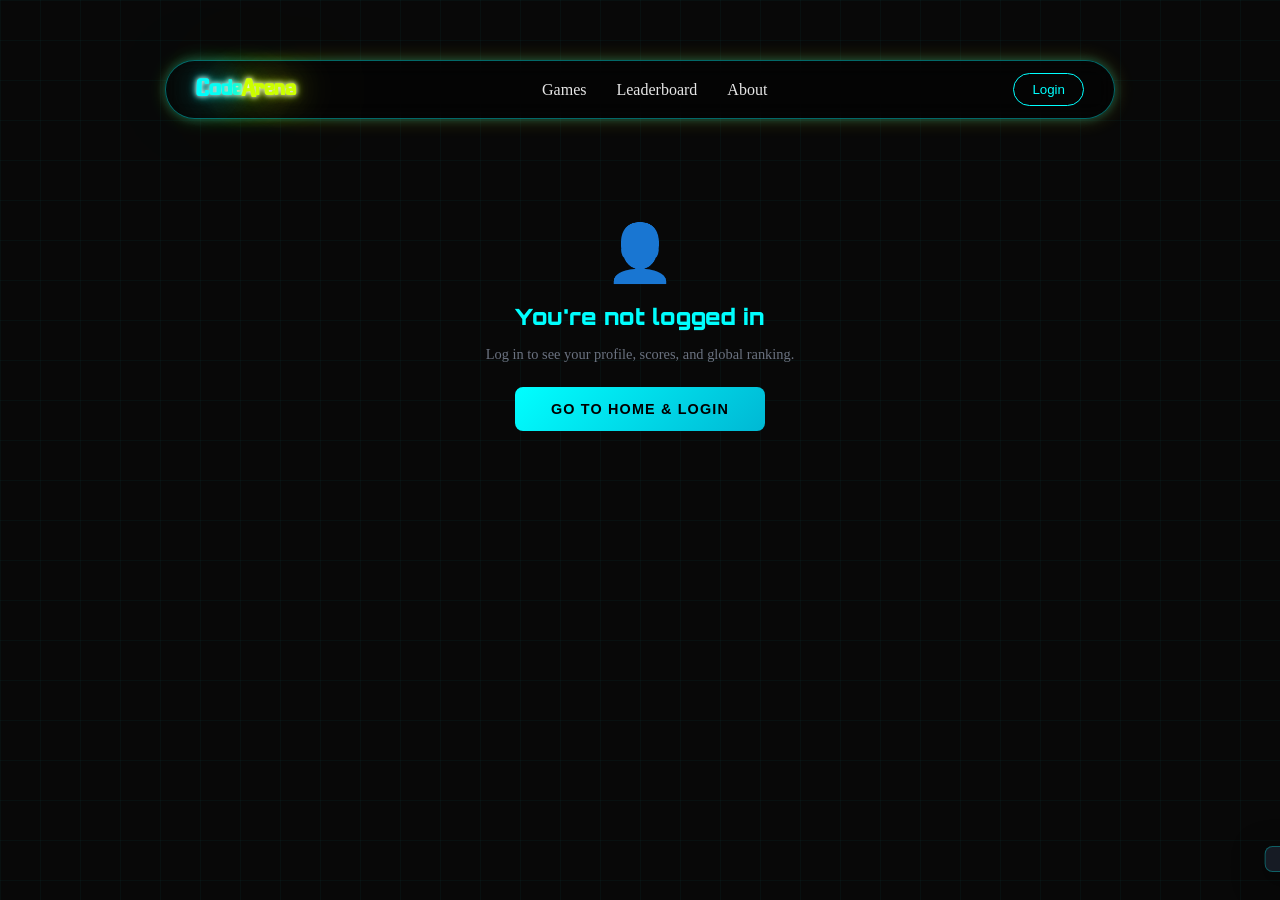
<file: profile.html>
<!DOCTYPE html>
<html lang="en">

<head>
    <meta charset="UTF-8">
    <meta name="viewport" content="width=device-width, initial-scale=1.0">
    <title>Profile | CodeArena</title>
    <link
        href="https://fonts.googleapis.com/css2?family=Orbitron:wght@700;900&family=Share+Tech+Mono&family=Open+Sans:wght@400;600;700;800&display=swap"
        rel="stylesheet">
    <script src="rocket-cursor.js" defer></script>
    <style>
        @font-face {
            font-family: 'Zolla';
            src: url('assets/Zolla.woff2') format('woff2');
            font-display: swap;
        }

        *,
        *::before,
        *::after {
            margin: 0;
            padding: 0;
            box-sizing: border-box;
        }

        :root {
            --cyan: #00ffff;
            --yellow: #ccff00;
            --bg: #080808;
            --surface: #111318;
            --surface2: #161b24;
            --border: rgba(0, 255, 255, .18);
            --text: #e8eaf0;
            --muted: #6b7280;
            --red: #ff4444;
            --orange: #ff8c00;
            --green: #39ff14;
            --gold: #ffd700;
            --silver: #c0c0c0;
            --bronze: #cd7f32;
        }

        body {
            background: var(--bg);
            color: var(--text);
            min-height: 100vh;
            padding: 0 10px 80px;
            background-image:
                linear-gradient(rgba(0, 255, 255, .03) 1px, transparent 1px),
                linear-gradient(90deg, rgba(0, 255, 255, .03) 1px, transparent 1px);
            background-size: 40px 40px;
        }

        a {
            text-decoration: none;
        }

        ::-webkit-scrollbar {
            width: 5px;
        }

        ::-webkit-scrollbar-thumb {
            background: #333;
            border-radius: 3px;
        }

        /* ── NAVBAR (floating pill — identical to index.html) ── */
        .navbar {
            position: fixed;
            top: 60px;
            left: 50%;
            transform: translate(-50%, -40px);
            width: 85%;
            max-width: 950px;
            display: flex;
            justify-content: space-between;
            align-items: center;
            padding: 12px 30px;
            border-radius: 40px;
            background: rgba(0, 0, 0, .45);
            backdrop-filter: blur(10px);
            border: 1px solid rgba(0, 255, 255, .4);
            box-shadow: 0 0 10px rgba(0, 255, 255, .25), 0 0 20px rgba(255, 255, 0, .2);
            z-index: 1000;
            opacity: 0;
            transition: all .4s ease;
        }

        .navbar.show {
            opacity: 1;
            transform: translate(-50%, 0);
        }

        .nav-logo {
            font-family: 'Zolla', sans-serif;
            font-size: 20px;
            font-weight: bold;
        }

        .code {
            color: #00ffff;
            text-shadow: 0 0 5px #fff, 0 0 10px #00ffff, 0 0 40px #00ffff, 0 0 80px #008080;
        }

        .arena {
            color: #ccff00;
            text-shadow: 0 0 5px #fff, 0 0 10px #ccff00, 0 0 40px #ccff00, 0 0 80px #88aa00;
        }

        .nav-links {
            list-style: none;
            display: flex;
            gap: 30px;
        }

        .nav-links a {
            text-decoration: none;
            color: #e6e6e6;
            transition: .3s;
        }

        .nav-links a:hover {
            color: #00ffff;
            text-shadow: 0 0 8px #00ffff;
        }

        .nav-auth {
            display: flex;
            align-items: center;
            gap: 8px;
        }

        .login-btn {
            padding: 8px 18px;
            border-radius: 20px;
            border: 1px solid #00ffff;
            background: transparent;
            color: #00ffff;
            cursor: pointer;
            transition: .3s;
        }

        .login-btn:hover {
            background: #00ffff;
            color: #000;
            box-shadow: 0 0 10px #00ffff;
        }

        /* auth badge + logout inside pill */
        .ca-auth-row {
            display: flex;
            align-items: center;
            gap: 6px;
            flex-wrap: nowrap;
        }

        .ca-user-badge {
            display: flex;
            align-items: center;
            gap: 6px;
            background: rgba(0, 255, 255, .07);
            border: 1px solid rgba(0, 255, 255, .25);
            border-radius: 20px;
            padding: 4px 10px 4px 6px;
            white-space: nowrap;
            text-decoration: none;
        }

        .ca-avatar {
            width: 26px;
            height: 26px;
            border-radius: 50%;
            flex-shrink: 0;
            background: linear-gradient(135deg, #00ffff, #ccff00);
            display: flex;
            align-items: center;
            justify-content: center;
            font-size: .68rem;
            font-weight: 900;
            color: #000;
        }

        .ca-uname {
            font-size: .72rem;
            font-weight: 700;
            color: #00ffff;
            max-width: 80px;
            overflow: hidden;
            text-overflow: ellipsis;
            white-space: nowrap;
        }

        .ca-pchip {
            font-size: .55rem;
            font-weight: 700;
            padding: 1px 5px;
            border-radius: 99px;
            text-transform: uppercase;
            letter-spacing: .06em;
            white-space: nowrap;
        }

        .ca-pchip.free {
            background: rgba(0, 255, 255, .1);
            color: #00ffff;
        }

        .ca-pchip.premium {
            background: rgba(204, 255, 0, .15);
            color: #ccff00;
        }

        .ca-logout {
            background: none;
            border: 1px solid rgba(255, 68, 68, .35);
            color: rgba(255, 68, 68, .75);
            padding: 4px 10px;
            border-radius: 16px;
            cursor: pointer;
            font-size: .68rem;
            font-weight: 700;
            text-transform: uppercase;
            letter-spacing: .04em;
            transition: all .2s;
            white-space: nowrap;
        }

        .ca-logout:hover {
            border-color: #ff4444;
            color: #ff4444;
            background: rgba(255, 68, 68, .07);
        }

        /* page body starts below the fixed navbar */
        body {
            padding-top: 140px;
        }

        /* ── PAGE WRAPPER ── */
        .page {
            max-width: 960px;
            margin: 0 auto;
        }

        /* ── NOT LOGGED IN ── */
        .not-logged {
            text-align: center;
            padding: 80px 20px;
            display: flex;
            flex-direction: column;
            align-items: center;
            gap: 16px;
        }

        .not-logged .nl-icon {
            font-size: 3.5rem;
        }

        .not-logged h2 {
            font-family: 'Orbitron', monospace;
            font-size: 1.4rem;
            font-weight: 900;
            color: var(--cyan);
        }

        .not-logged p {
            color: var(--muted);
            font-size: .9rem;
        }

        .btn-login-big {
            margin-top: 8px;
            padding: 14px 36px;
            background: linear-gradient(135deg, #00ffff, #00b8d4);
            color: #000;
            font-weight: 800;
            font-size: .9rem;
            border: none;
            border-radius: 8px;
            cursor: pointer;
            text-transform: uppercase;
            letter-spacing: .08em;
            transition: all .2s;
        }

        .btn-login-big:hover {
            box-shadow: 0 0 28px rgba(0, 255, 255, .5);
            transform: translateY(-2px);
        }

        /* ── PROFILE HERO ── */
        .profile-hero {
            display: flex;
            gap: 28px;
            align-items: flex-start;
            background: var(--surface);
            border: 1px solid var(--border);
            border-radius: 14px;
            padding: 32px 36px;
            margin-bottom: 28px;
            position: relative;
            overflow: hidden;
            flex-wrap: wrap;
        }

        .profile-hero::before {
            content: '';
            position: absolute;
            inset: 0;
            background: radial-gradient(ellipse at top left, rgba(0, 255, 255, .06) 0%, transparent 60%);
            pointer-events: none;
        }

        .hero-avatar-wrap {
            position: relative;
            flex-shrink: 0;
        }

        .hero-avatar {
            width: 90px;
            height: 90px;
            border-radius: 50%;
            background: linear-gradient(135deg, #00ffff, #ccff00);
            display: flex;
            align-items: center;
            justify-content: center;
            font-family: 'Orbitron', monospace;
            font-size: 1.9rem;
            font-weight: 900;
            color: #000;
            border: 3px solid rgba(0, 255, 255, .4);
            box-shadow: 0 0 30px rgba(0, 255, 255, .25);
        }

        .hero-plan-ring {
            position: absolute;
            bottom: -4px;
            right: -4px;
            font-size: .58rem;
            font-weight: 700;
            padding: 3px 8px;
            border-radius: 99px;
            text-transform: uppercase;
            letter-spacing: .08em;
        }

        .hero-plan-ring.free {
            background: rgba(0, 255, 255, .12);
            color: var(--cyan);
            border: 1px solid rgba(0, 255, 255, .35);
        }

        .hero-plan-ring.premium {
            background: rgba(204, 255, 0, .15);
            color: var(--yellow);
            border: 1px solid rgba(204, 255, 0, .4);
        }

        .hero-info {
            flex: 1;
            min-width: 200px;
        }

        .hero-name {
            font-family: 'Zolla', sans-serif;
            font-size: 1.8rem;
            font-weight: 900;
            color: var(--text);
            letter-spacing: .04em;
            margin-bottom: 4px;
        }

        .hero-email {
            font-size: .8rem;
            color: var(--muted);
            margin-bottom: 12px;
            font-family: 'Share Tech Mono', monospace;
        }

        .hero-chips {
            display: flex;
            gap: 8px;
            flex-wrap: wrap;
        }

        .hero-chip {
            font-size: .68rem;
            font-weight: 700;
            padding: 4px 12px;
            border-radius: 99px;
            text-transform: uppercase;
            letter-spacing: .06em;
        }

        .hero-chip.rank {
            background: rgba(255, 215, 0, .1);
            color: var(--gold);
            border: 1px solid rgba(255, 215, 0, .3);
        }

        .hero-chip.games {
            background: rgba(0, 255, 255, .07);
            color: var(--cyan);
            border: 1px solid rgba(0, 255, 255, .22);
        }

        .hero-chip.score {
            background: rgba(204, 255, 0, .07);
            color: var(--yellow);
            border: 1px solid rgba(204, 255, 0, .22);
        }

        .hero-actions {
            display: flex;
            flex-direction: column;
            gap: 10px;
            flex-shrink: 0;
            align-items: flex-end;
        }

        .btn-edit {
            padding: 9px 20px;
            background: transparent;
            border: 1.5px solid var(--border);
            color: var(--muted);
            font-size: .75rem;
            font-weight: 700;
            border-radius: 7px;
            cursor: pointer;
            text-transform: uppercase;
            letter-spacing: .06em;
            transition: all .2s;
        }

        .btn-edit:hover {
            border-color: var(--cyan);
            color: var(--cyan);
            background: rgba(0, 255, 255, .06);
        }

        .btn-logout-hero {
            padding: 9px 20px;
            background: transparent;
            border: 1.5px solid rgba(255, 68, 68, .3);
            color: rgba(255, 68, 68, .7);
            font-size: .75rem;
            font-weight: 700;
            border-radius: 7px;
            cursor: pointer;
            text-transform: uppercase;
            letter-spacing: .06em;
            transition: all .2s;
        }

        .btn-logout-hero:hover {
            border-color: var(--red);
            color: var(--red);
            background: rgba(255, 68, 68, .06);
        }

        /* ── EDIT FORM (hidden by default) ── */
        .edit-panel {
            background: var(--surface);
            border: 1px solid var(--border);
            border-radius: 14px;
            padding: 28px 32px;
            margin-bottom: 28px;
            display: none;
        }

        .edit-panel.open {
            display: block;
            animation: fadeIn .25s ease;
        }

        @keyframes fadeIn {
            from {
                opacity: 0;
                transform: translateY(-8px)
            }

            to {
                opacity: 1;
                transform: none
            }
        }

        .edit-title {
            font-family: 'Orbitron', monospace;
            font-size: 1rem;
            font-weight: 900;
            color: var(--cyan);
            margin-bottom: 18px;
            letter-spacing: .06em;
        }

        .edit-grid {
            display: grid;
            grid-template-columns: 1fr 1fr;
            gap: 14px;
        }

        .edit-field {
            display: flex;
            flex-direction: column;
            gap: 5px;
        }

        .edit-field label {
            font-size: .7rem;
            font-weight: 700;
            text-transform: uppercase;
            letter-spacing: .08em;
            color: var(--muted);
        }

        .edit-field input {
            background: var(--surface2);
            border: 1px solid rgba(0, 255, 255, .2);
            color: var(--text);
            padding: 10px 14px;
            border-radius: 7px;
            font-size: .88rem;
            outline: none;
            transition: border-color .2s;
            font-family: inherit;
        }

        .edit-field input:focus {
            border-color: var(--cyan);
            box-shadow: 0 0 0 2px rgba(0, 255, 255, .1);
        }

        .edit-field input:disabled {
            opacity: .45;
            cursor: not-allowed;
        }

        .edit-err {
            font-size: .75rem;
            color: var(--red);
            min-height: 14px;
            font-family: monospace;
        }

        .edit-actions {
            display: flex;
            gap: 10px;
            margin-top: 18px;
        }

        .btn-save {
            padding: 11px 28px;
            background: linear-gradient(135deg, #00ffff, #00b8d4);
            color: #000;
            font-weight: 800;
            font-size: .82rem;
            border: none;
            border-radius: 7px;
            cursor: pointer;
            text-transform: uppercase;
            letter-spacing: .08em;
            transition: all .2s;
        }

        .btn-save:hover {
            box-shadow: 0 0 20px rgba(0, 255, 255, .4);
            transform: translateY(-1px);
        }

        .btn-cancel-edit {
            padding: 11px 20px;
            background: transparent;
            border: 1.5px solid var(--border);
            color: var(--muted);
            font-size: .82rem;
            font-weight: 700;
            border-radius: 7px;
            cursor: pointer;
            text-transform: uppercase;
            letter-spacing: .06em;
            transition: all .2s;
        }

        .btn-cancel-edit:hover {
            border-color: var(--cyan);
            color: var(--cyan);
        }

        /* ── STATS ROW ── */
        .stats-row {
            display: grid;
            grid-template-columns: repeat(4, 1fr);
            gap: 14px;
            margin-bottom: 28px;
        }

        @media(max-width:640px) {
            .stats-row {
                grid-template-columns: repeat(2, 1fr);
            }
        }

        .stat-card {
            background: var(--surface);
            border: 1px solid var(--border);
            border-radius: 10px;
            padding: 18px 20px;
            position: relative;
            overflow: hidden;
            transition: border-color .2s;
        }

        .stat-card:hover {
            border-color: rgba(0, 255, 255, .35);
        }

        .stat-card::before {
            content: '';
            position: absolute;
            inset: 0;
            background: linear-gradient(135deg, rgba(0, 255, 255, .03) 0%, transparent 60%);
            pointer-events: none;
        }

        .stat-icon {
            font-size: 18px;
            margin-bottom: 8px;
        }

        .stat-val {
            font-family: 'Orbitron', monospace;
            font-size: 1.55rem;
            font-weight: 900;
            color: var(--cyan);
            text-shadow: 0 0 12px rgba(0, 255, 255, .4);
        }

        .stat-val.gold {
            color: var(--gold);
            text-shadow: 0 0 12px rgba(255, 215, 0, .4);
        }

        .stat-val.lime {
            color: var(--yellow);
            text-shadow: 0 0 12px rgba(204, 255, 0, .4);
        }

        .stat-val.green {
            color: var(--green);
            text-shadow: 0 0 12px rgba(57, 255, 20, .4);
        }

        .stat-lbl {
            font-size: .68rem;
            color: var(--muted);
            text-transform: uppercase;
            letter-spacing: .1em;
            margin-top: 3px;
        }

        /* ── SECTION LABEL ── */
        .section-label {
            font-size: .72rem;
            font-weight: 700;
            letter-spacing: .16em;
            text-transform: uppercase;
            color: var(--muted);
            margin-bottom: 16px;
            display: flex;
            align-items: center;
            gap: 10px;
        }

        .section-label::after {
            content: '';
            flex: 1;
            height: 1px;
            background: var(--border);
        }

        /* ── GAME BREAKDOWN GRID ── */
        .game-breakdown {
            display: grid;
            grid-template-columns: repeat(2, 1fr);
            gap: 14px;
            margin-bottom: 28px;
        }

        @media(max-width:580px) {
            .game-breakdown {
                grid-template-columns: 1fr;
            }
        }

        .game-card-stat {
            background: var(--surface);
            border: 1px solid var(--border);
            border-radius: 10px;
            padding: 18px 20px;
            transition: all .2s;
            position: relative;
            overflow: hidden;
        }

        .game-card-stat:hover {
            border-color: rgba(0, 255, 255, .35);
            transform: translateY(-2px);
        }

        .gc-header {
            display: flex;
            align-items: center;
            justify-content: space-between;
            margin-bottom: 12px;
        }

        .gc-title {
            display: flex;
            align-items: center;
            gap: 8px;
        }

        .gc-icon {
            font-size: 1.1rem;
        }

        .gc-name {
            font-size: .82rem;
            font-weight: 700;
            text-transform: uppercase;
            letter-spacing: .08em;
            color: var(--text);
        }

        .gc-badge {
            font-size: .62rem;
            font-weight: 700;
            padding: 2px 8px;
            border-radius: 99px;
            text-transform: uppercase;
            font-family: 'Share Tech Mono', monospace;
        }

        .gc-badge.hangman {
            background: rgba(0, 255, 255, .08);
            color: var(--cyan);
            border: 1px solid rgba(0, 255, 255, .2);
        }

        .gc-badge.ttt {
            background: rgba(204, 255, 0, .08);
            color: var(--yellow);
            border: 1px solid rgba(204, 255, 0, .2);
        }

        .gc-badge.syntax {
            background: rgba(180, 126, 255, .08);
            color: #b47eff;
            border: 1px solid rgba(180, 126, 255, .2);
        }

        .gc-badge.oracle {
            background: rgba(255, 140, 0, .08);
            color: var(--orange);
            border: 1px solid rgba(255, 140, 0, .2);
        }

        .gc-stats {
            display: flex;
            gap: 18px;
        }

        .gc-stat {
            text-align: center;
        }

        .gc-stat-v {
            font-family: 'Orbitron', monospace;
            font-size: 1.1rem;
            font-weight: 700;
            color: var(--text);
        }

        .gc-stat-l {
            font-size: .6rem;
            color: var(--muted);
            text-transform: uppercase;
            letter-spacing: .06em;
            margin-top: 1px;
        }

        .gc-bar-wrap {
            margin-top: 12px;
            height: 4px;
            background: rgba(255, 255, 255, .08);
            border-radius: 99px;
            overflow: hidden;
        }

        .gc-bar-fill {
            height: 100%;
            border-radius: 99px;
            transition: width .8s cubic-bezier(.25, .46, .45, .94);
        }

        /* ── RECENT GAMES TABLE ── */
        .history-wrap {
            background: var(--surface);
            border: 1px solid var(--border);
            border-radius: 12px;
            overflow: hidden;
            margin-bottom: 28px;
        }

        .history-table {
            width: 100%;
            border-collapse: collapse;
        }

        .history-table thead tr {
            background: var(--surface2);
            border-bottom: 1px solid var(--border);
        }

        .history-table thead th {
            padding: 12px 16px;
            text-align: left;
            font-size: .68rem;
            font-weight: 700;
            color: var(--muted);
            text-transform: uppercase;
            letter-spacing: 1.2px;
        }

        .history-table thead th:last-child {
            text-align: right;
        }

        .history-table tbody tr {
            border-bottom: 1px solid rgba(255, 255, 255, .04);
            transition: background .15s;
        }

        .history-table tbody tr:hover {
            background: rgba(255, 255, 255, .025);
        }

        .history-table tbody tr:last-child {
            border-bottom: none;
        }

        .history-table td {
            padding: 12px 16px;
            font-size: .82rem;
            vertical-align: middle;
        }

        .history-table td:last-child {
            text-align: right;
        }

        .game-pill {
            display: inline-block;
            font-size: .64rem;
            font-weight: 700;
            padding: 2px 8px;
            border-radius: 4px;
            text-transform: uppercase;
            letter-spacing: .5px;
            font-family: 'Share Tech Mono', monospace;
        }

        .game-pill.hangman {
            background: rgba(0, 255, 255, .08);
            color: var(--cyan);
            border: 1px solid rgba(0, 255, 255, .2);
        }

        .game-pill.ttt {
            background: rgba(204, 255, 0, .08);
            color: var(--yellow);
            border: 1px solid rgba(204, 255, 0, .2);
        }

        .game-pill.syntax {
            background: rgba(180, 126, 255, .08);
            color: #b47eff;
            border: 1px solid rgba(180, 126, 255, .2);
        }

        .game-pill.oracle {
            background: rgba(255, 140, 0, .08);
            color: var(--orange);
            border: 1px solid rgba(255, 140, 0, .2);
        }

        .diff-pip {
            display: inline-block;
            font-size: .64rem;
            font-weight: 700;
            padding: 2px 8px;
            border-radius: 4px;
        }

        .diff-pip.easy {
            background: rgba(57, 255, 20, .08);
            color: var(--green);
            border: 1px solid rgba(57, 255, 20, .22);
        }

        .diff-pip.medium {
            background: rgba(255, 140, 0, .08);
            color: var(--orange);
            border: 1px solid rgba(255, 140, 0, .22);
        }

        .diff-pip.hard {
            background: rgba(255, 68, 68, .08);
            color: var(--red);
            border: 1px solid rgba(255, 68, 68, .22);
        }

        .score-num {
            font-family: 'Orbitron', monospace;
            font-size: .9rem;
            font-weight: 700;
            color: var(--yellow);
        }

        .ago-text {
            font-size: .68rem;
            color: #444;
            display: block;
            margin-top: 1px;
            font-family: 'Share Tech Mono', monospace;
        }

        .no-history {
            padding: 40px 20px;
            text-align: center;
            color: var(--muted);
            font-size: .85rem;
            display: flex;
            flex-direction: column;
            align-items: center;
            gap: 10px;
        }

        .no-history .nh-icon {
            font-size: 2.5rem;
        }

        /* ── RANK BADGE ── */
        .rank-banner {
            display: flex;
            align-items: center;
            gap: 20px;
            background: var(--surface);
            border: 1px solid var(--border);
            border-radius: 12px;
            padding: 22px 28px;
            margin-bottom: 28px;
            flex-wrap: wrap;
        }

        .rank-medal {
            font-size: 2.8rem;
            line-height: 1;
        }

        .rank-info {
            flex: 1;
            min-width: 160px;
        }

        .rank-label {
            font-size: .7rem;
            color: var(--muted);
            text-transform: uppercase;
            letter-spacing: .12em;
            margin-bottom: 3px;
        }

        .rank-name {
            font-family: 'Orbitron', monospace;
            font-size: 1.3rem;
            font-weight: 900;
        }

        .rank-sub {
            font-size: .75rem;
            color: var(--muted);
            margin-top: 3px;
        }

        .rank-progress-wrap {
            flex: 2;
            min-width: 200px;
        }

        .rank-prog-header {
            display: flex;
            justify-content: space-between;
            font-size: .7rem;
            color: var(--muted);
            margin-bottom: 6px;
        }

        .rank-prog-track {
            height: 8px;
            background: rgba(255, 255, 255, .08);
            border-radius: 99px;
            overflow: hidden;
        }

        .rank-prog-fill {
            height: 100%;
            border-radius: 99px;
            transition: width 1s cubic-bezier(.25, .46, .45, .94);
        }

        /* ── TOAST ── */
        .profile-toast {
            position: fixed;
            bottom: 28px;
            right: 28px;
            z-index: 9999;
            background: var(--surface2);
            border: 1px solid rgba(0, 255, 255, .3);
            color: var(--text);
            padding: 12px 20px;
            border-radius: 8px;
            font-size: .8rem;
            box-shadow: 0 8px 30px rgba(0, 0, 0, .5);
            transform: translateX(130%);
            transition: transform .3s cubic-bezier(.175, .885, .32, 1.275);
        }

        .profile-toast.show {
            transform: translateX(0);
        }

        /* ── RESPONSIVE ── */
        @media(max-width:640px) {
            .profile-hero {
                padding: 24px 20px;
                gap: 18px;
            }

            .hero-avatar {
                width: 70px;
                height: 70px;
                font-size: 1.4rem;
            }

            .hero-name {
                font-size: 1.4rem;
            }

            .edit-grid {
                grid-template-columns: 1fr;
            }

            .hero-actions {
                flex-direction: row;
            }

            .history-table th:nth-child(4),
            .history-table td:nth-child(4) {
                display: none;
            }
        }
    </style>
</head>

<body>

    <!-- NAVBAR (floating pill — same as index.html) -->
    <nav class="navbar" id="navbar">
        <div class="nav-logo">
            <a href="index.html" style="text-decoration:none">
                <span class="code">Code</span><span class="arena">Arena</span>
            </a>
        </div>

        <ul class="nav-links">
            <li><a href="index.html#games">Games</a></li>
            <li><a href="leaderboard.html">Leaderboard</a></li>
            <li><a href="aboutme.html">About</a></li>
        </ul>

        <div class="nav-auth" id="navAuth">
            <!-- filled by JS below -->
        </div>
    </nav>

    <div class="page" id="main-page"></div>

    <div class="profile-toast" id="pToast"></div>

    <script>
        /* ── Auth helpers ── */
        const AU_KEY = 'codearena_user';
        const ACC_KEY = 'ca_accounts';
        const LS_SHARED = 'codearena_hangman_scores';
        const LS_TTT = 'codearena_ttt_scores';

        function getUser() { try { return JSON.parse(localStorage.getItem(AU_KEY)); } catch { return null; } }
        function saveUser(u) { localStorage.setItem(AU_KEY, JSON.stringify(u)); }
        function clearUser() { localStorage.removeItem(AU_KEY); }

        function toast(msg) {
            const t = document.getElementById('pToast');
            t.textContent = msg;
            t.classList.add('show');
            clearTimeout(t._t);
            t._t = setTimeout(() => t.classList.remove('show'), 3200);
        }

        /* ── Data helpers ── */
        function tagGame(e) {
            const g = (e.game || '').toLowerCase();
            if (g === 'syntax') return { ...e, _game: 'syntax' };
            if (g === 'oracle' || g === 'mcq') return { ...e, _game: 'oracle' };
            if (g === 'ttt' || g === 'tictactoe') return { ...e, _game: 'ttt' };
            return { ...e, _game: 'hangman' };
        }
        function loadAllEntries() {
            const sh = () => { try { return JSON.parse(localStorage.getItem(LS_SHARED) || '[]'); } catch { return []; } };
            const tt = () => { try { return JSON.parse(localStorage.getItem(LS_TTT) || '[]'); } catch { return []; } };
            return [...sh().map(tagGame), ...tt().map(e => ({ ...e, _game: 'ttt' }))];
        }

        const GAME_LABEL = { hangman: 'Hangman', ttt: 'Tic Tac Toe', syntax: 'Predict Output', oracle: 'Output Oracle' };
        const GAME_ICON = { hangman: '⌨', ttt: '⊞', syntax: '🖥', oracle: '🔮' };
        const GAME_COLOR = { hangman: '#00ffff', ttt: '#ccff00', syntax: '#b47eff', oracle: '#ff8c00' };

        function timeAgo(iso) {
            const d = Date.now() - new Date(iso).getTime(), s = Math.floor(d / 1000);
            if (s < 60) return 'just now';
            const m = Math.floor(s / 60); if (m < 60) return `${m}m ago`;
            const h = Math.floor(m / 60); if (h < 24) return `${h}h ago`;
            return `${Math.floor(h / 24)}d ago`;
        }
        function esc(s) { const d = document.createElement('div'); d.textContent = s; return d.innerHTML; }

        /* ── Rank tiers by total score ── */
        const RANKS = [
            { min: 0, name: 'Rookie', color: '#6b7280', medal: '🌱', next: 500 },
            { min: 500, name: 'Coder', color: '#00ffff', medal: '💻', next: 1500 },
            { min: 1500, name: 'Dev', color: '#3cba54', medal: '⚡', next: 4000 },
            { min: 4000, name: 'Hacker', color: '#b47eff', medal: '🔥', next: 10000 },
            { min: 10000, name: 'Wizard', color: '#ccff00', medal: '🧙', next: 25000 },
            { min: 25000, name: 'Architect', color: '#ff8c00', medal: '🏗', next: 60000 },
            { min: 60000, name: 'Oracle', color: '#ffd700', medal: '👁', next: null },
        ];
        function getRank(total) {
            let r = RANKS[0];
            for (const t of RANKS) if (total >= t.min) r = t;
            return r;
        }

        /* ── Global rank position ── */
        function getGlobalRank(playerName, allEntries) {
            const map = {};
            allEntries.forEach(e => {
                const p = (e.player || 'Anonymous').trim();
                map[p] = (map[p] || 0) + (e.score || 0);
            });
            const sorted = Object.entries(map).sort((a, b) => b[1] - a[1]);
            const idx = sorted.findIndex(([n]) => n === playerName);
            return idx === -1 ? null : idx + 1;
        }

        /* ══════════════════════════════════════════════
           MAIN RENDER
        ══════════════════════════════════════════════ */
        function render() {
            const page = document.getElementById('main-page');
            const user = getUser();

            if (!user) {
                page.innerHTML = `
      <div class="not-logged">
        <div class="nl-icon">👤</div>
        <h2>You're not logged in</h2>
        <p>Log in to see your profile, scores, and global ranking.</p>
        <button class="btn-login-big" onclick="window.location.href='index.html'">
          Go to Home & Login
        </button>
      </div>`;
                return;
            }

            const name = user.name || user.email || 'Player';
            const email = user.email || '';
            const plan = user.plan || 'free';
            const initials = name.slice(0, 2).toUpperCase();

            /* Build player stats from entries */
            const allEntries = loadAllEntries();
            const myEntries = allEntries.filter(e => (e.player || 'Anonymous').trim() === name);
            const totalScore = myEntries.reduce((a, e) => a + (e.score || 0), 0);
            const totalGames = myEntries.length;
            const bestScore = myEntries.length ? Math.max(...myEntries.map(e => e.score || 0)) : 0;
            const avgScore = totalGames ? Math.round(totalScore / totalGames) : 0;

            /* Per-game breakdown */
            const byGame = { hangman: { scores: [] }, ttt: { scores: [] }, syntax: { scores: [] }, oracle: { scores: [] } };
            myEntries.forEach(e => { if (byGame[e._game]) byGame[e._game].scores.push(e); });

            /* Recent 10 sorted newest first */
            const recent = [...myEntries]
                .filter(e => e.isoDate)
                .sort((a, b) => b.isoDate > a.isoDate ? 1 : -1)
                .slice(0, 10);

            /* Rank */
            const rank = getRank(totalScore);
            const nextRank = RANKS[RANKS.indexOf(rank) + 1];
            const rankPct = rank.next
                ? Math.min(100, Math.round(((totalScore - rank.min) / (rank.next - rank.min)) * 100))
                : 100;
            const globalRank = getGlobalRank(name, allEntries);
            const maxGameScore = Math.max(1, ...Object.values(byGame).map(g => g.scores.reduce((a, e) => a + (e.score || 0), 0)));

            /* ── BUILD HTML ── */
            page.innerHTML = `

  <!-- PROFILE HERO -->
  <div class="profile-hero">
    <div class="hero-avatar-wrap">
      <div class="hero-avatar">${initials}</div>
      <span class="hero-plan-ring ${plan}">${plan === 'premium' ? '★ PRO' : 'FREE'}</span>
    </div>
    <div class="hero-info">
      <div class="hero-name">${esc(name)}</div>
      <div class="hero-email">${esc(email)}</div>
      <div class="hero-chips">
        ${globalRank ? `<span class="hero-chip rank"># ${globalRank} Global</span>` : ''}
        <span class="hero-chip games">${totalGames} Round${totalGames !== 1 ? 's' : ''} Played</span>
        <span class="hero-chip score">${totalScore.toLocaleString()} pts Total</span>
      </div>
    </div>
    <div class="hero-actions">
      <button class="btn-edit" id="editToggleBtn">✏ Edit Profile</button>
      <button class="btn-logout-hero" id="logoutHeroBtn">Logout</button>
    </div>
  </div>

  <!-- EDIT PANEL -->
  <div class="edit-panel" id="editPanel">
    <div class="edit-title">EDIT PROFILE</div>
    <div class="edit-grid">
      <div class="edit-field">
        <label>Username</label>
        <input type="text" id="ep-name" value="${esc(name)}" placeholder="YourCallsign">
      </div>
      <div class="edit-field">
        <label>Email (read-only)</label>
        <input type="email" id="ep-email" value="${esc(email)}" disabled>
      </div>
      <div class="edit-field">
        <label>New Password</label>
        <input type="password" id="ep-pass" placeholder="Leave blank to keep current">
      </div>
      <div class="edit-field">
        <label>Confirm Password</label>
        <input type="password" id="ep-pass2" placeholder="Repeat new password">
      </div>
    </div>
    <div class="edit-err" id="ep-err"></div>
    <div class="edit-actions">
      <button class="btn-save" id="ep-save">Save Changes</button>
      <button class="btn-cancel-edit" id="ep-cancel">Cancel</button>
    </div>
  </div>

  <!-- STATS ROW -->
  <div class="stats-row">
    <div class="stat-card">
      <div class="stat-icon">🏆</div>
      <div class="stat-val gold">${totalScore.toLocaleString()}</div>
      <div class="stat-lbl">Total Score</div>
    </div>
    <div class="stat-card">
      <div class="stat-icon">🎯</div>
      <div class="stat-val lime">${bestScore.toLocaleString()}</div>
      <div class="stat-lbl">Best Single Round</div>
    </div>
    <div class="stat-card">
      <div class="stat-icon">📊</div>
      <div class="stat-val">${avgScore.toLocaleString()}</div>
      <div class="stat-lbl">Avg Score / Round</div>
    </div>
    <div class="stat-card">
      <div class="stat-icon">🎮</div>
      <div class="stat-val green">${totalGames}</div>
      <div class="stat-lbl">Rounds Played</div>
    </div>
  </div>

  <!-- RANK BANNER -->
  <div class="rank-banner">
    <div class="rank-medal">${rank.medal}</div>
    <div class="rank-info">
      <div class="rank-label">Current Rank</div>
      <div class="rank-name" style="color:${rank.color}">${rank.name}</div>
      <div class="rank-sub">${nextRank ? `${(rank.next - totalScore).toLocaleString()} pts to ${nextRank.name}` : 'Max rank achieved!'}</div>
    </div>
    <div class="rank-progress-wrap">
      <div class="rank-prog-header">
        <span>${rank.name}</span>
        <span>${rankPct}%${nextRank ? ' → ' + nextRank.name : ' MAX'}</span>
      </div>
      <div class="rank-prog-track">
        <div class="rank-prog-fill" id="rankFill" style="width:0%;background:${rank.color}"></div>
      </div>
    </div>
  </div>

  <!-- GAME BREAKDOWN -->
  <div class="section-label">Game Breakdown</div>
  <div class="game-breakdown">
    ${Object.entries(byGame).map(([game, data]) => {
                const sc = data.scores;
                const tot = sc.reduce((a, e) => a + (e.score || 0), 0);
                const best = sc.length ? Math.max(...sc.map(e => e.score || 0)) : 0;
                const rounds = sc.length;
                const barPct = maxGameScore > 0 ? Math.round((tot / maxGameScore) * 100) : 0;
                return `
      <div class="game-card-stat">
        <div class="gc-header">
          <div class="gc-title">
            <span class="gc-icon">${GAME_ICON[game]}</span>
            <span class="gc-name">${GAME_LABEL[game]}</span>
          </div>
          <span class="gc-badge ${game}">${rounds} rounds</span>
        </div>
        <div class="gc-stats">
          <div class="gc-stat">
            <div class="gc-stat-v" style="font-family:'Orbitron',monospace">${tot.toLocaleString()}</div>
            <div class="gc-stat-l">Total</div>
          </div>
          <div class="gc-stat">
            <div class="gc-stat-v" style="font-family:'Orbitron',monospace">${best.toLocaleString()}</div>
            <div class="gc-stat-l">Best</div>
          </div>
          <div class="gc-stat">
            <div class="gc-stat-v" style="font-family:'Orbitron',monospace">${rounds ? Math.round(tot / rounds).toLocaleString() : '—'}</div>
            <div class="gc-stat-l">Avg</div>
          </div>
        </div>
        <div class="gc-bar-wrap">
          <div class="gc-bar-fill" style="width:${barPct}%;background:${GAME_COLOR[game]}"></div>
        </div>
      </div>`;
            }).join('')}
  </div>

  <!-- RECENT HISTORY -->
  <div class="section-label">Recent Games</div>
  <div class="history-wrap">
    ${recent.length === 0 ? `
    <div class="no-history">
      <div class="nh-icon">🎮</div>
      <p>No games played yet. <a href="index.html" style="color:var(--cyan)">Start playing</a> to see your history here.</p>
    </div>` : `
    <table class="history-table">
      <thead><tr>
        <th>#</th>
        <th>Game</th>
        <th>Category</th>
        <th>Difficulty</th>
        <th>Date</th>
        <th>Score</th>
      </tr></thead>
      <tbody>
        ${recent.map((e, i) => `
        <tr>
          <td style="color:var(--muted);font-family:'Orbitron',monospace;font-size:.72rem">${i + 1}</td>
          <td><span class="game-pill ${e._game}">${GAME_ICON[e._game]} ${GAME_LABEL[e._game]}</span></td>
          <td><span style="font-size:.75rem;color:var(--muted);font-family:'Share Tech Mono',monospace">${esc(e.category || '—')}</span></td>
          <td><span class="diff-pip ${e.difficulty || ''}">${e.difficulty || '—'}</span></td>
          <td class="ago-text" style="font-family:'Share Tech Mono',monospace;font-size:.75rem;color:var(--muted)">
            ${e.date || '—'}<span class="ago-text">${e.isoDate ? timeAgo(e.isoDate) : ''}</span>
          </td>
          <td><span class="score-num">${(e.score || 0).toLocaleString()}</span></td>
        </tr>`).join('')}
      </tbody>
    </table>`}
  </div>`;

            /* Animate rank bar */
            setTimeout(() => {
                const fill = document.getElementById('rankFill');
                if (fill) fill.style.width = rankPct + '%';
            }, 100);

            /* Wire edit toggle */
            document.getElementById('editToggleBtn').addEventListener('click', () => {
                const panel = document.getElementById('editPanel');
                panel.classList.toggle('open');
                if (panel.classList.contains('open')) panel.scrollIntoView({ behavior: 'smooth', block: 'nearest' });
            });
            document.getElementById('ep-cancel').addEventListener('click', () => {
                document.getElementById('editPanel').classList.remove('open');
            });

            /* Wire save */
            document.getElementById('ep-save').addEventListener('click', () => {
                const newName = document.getElementById('ep-name').value.trim();
                const pass1 = document.getElementById('ep-pass').value;
                const pass2 = document.getElementById('ep-pass2').value;
                const err = document.getElementById('ep-err');
                if (!newName) { err.textContent = '⚠ Username cannot be empty.'; return; }
                if (pass1 && pass1.length < 6) { err.textContent = '⚠ Password must be 6+ characters.'; return; }
                if (pass1 !== pass2) { err.textContent = '⚠ Passwords do not match.'; return; }
                err.textContent = '';

                /* Update stored user */
                const u = getUser();
                u.name = newName;
                saveUser(u);

                /* Update ca_accounts */
                const accs = JSON.parse(localStorage.getItem(ACC_KEY) || '{}');
                if (accs[u.email]) {
                    accs[u.email].name = newName;
                    if (pass1) accs[u.email].password = btoa(pass1);
                    localStorage.setItem(ACC_KEY, JSON.stringify(accs));
                }

                document.getElementById('editPanel').classList.remove('open');
                toast('✅ Profile updated!');
                render();  /* re-render with new name */
                renderNavAuth();
            });

            /* Wire logout */
            document.getElementById('logoutHeroBtn').addEventListener('click', () => {
                if (!confirm('Log out of CodeArena?')) return;
                clearUser();
                toast('👋 Logged out!');
                setTimeout(() => window.location.href = 'index.html', 1200);
            });
        }

        /* ── Navbar scroll reveal (matches index.html) ── */
        window.addEventListener('scroll', () => {
            document.getElementById('navbar').classList.toggle('show', window.scrollY > 50);
        });
        setTimeout(() => document.getElementById('navbar').classList.add('show'), 60);

        /* ── Navbar auth badge ── */
        function renderNavAuth() {
            const navAuth = document.getElementById('navAuth');
            if (!navAuth) return;
            const user = getUser();
            if (!user) {
                navAuth.innerHTML = `<button class="login-btn" id="navLoginBtn">Login</button>`;
                document.getElementById('navLoginBtn').onclick = () => window.location.href = 'index.html';
            } else {
                const initials = (user.name || user.email || 'U').slice(0, 2).toUpperCase();
                const plan = user.plan || 'free';
                navAuth.innerHTML = `
      <div class="ca-auth-row">
        <a class="ca-user-badge" href="profile.html" style="text-decoration:none">
          <div class="ca-avatar">${initials}</div>
          <span class="ca-uname">${user.name || user.email}</span>
          <span class="ca-pchip ${plan}">${plan}</span>
        </a>
        <button class="ca-logout" id="navLogoutBtn">Logout</button>
      </div>`;
                document.getElementById('navLogoutBtn').onclick = () => {
                    clearUser();
                    toast('👋 Logged out!');
                    setTimeout(() => window.location.href = 'index.html', 1200);
                };
            }
        }

        renderNavAuth();
        render();
    </script>
</body>

</html>
</file>
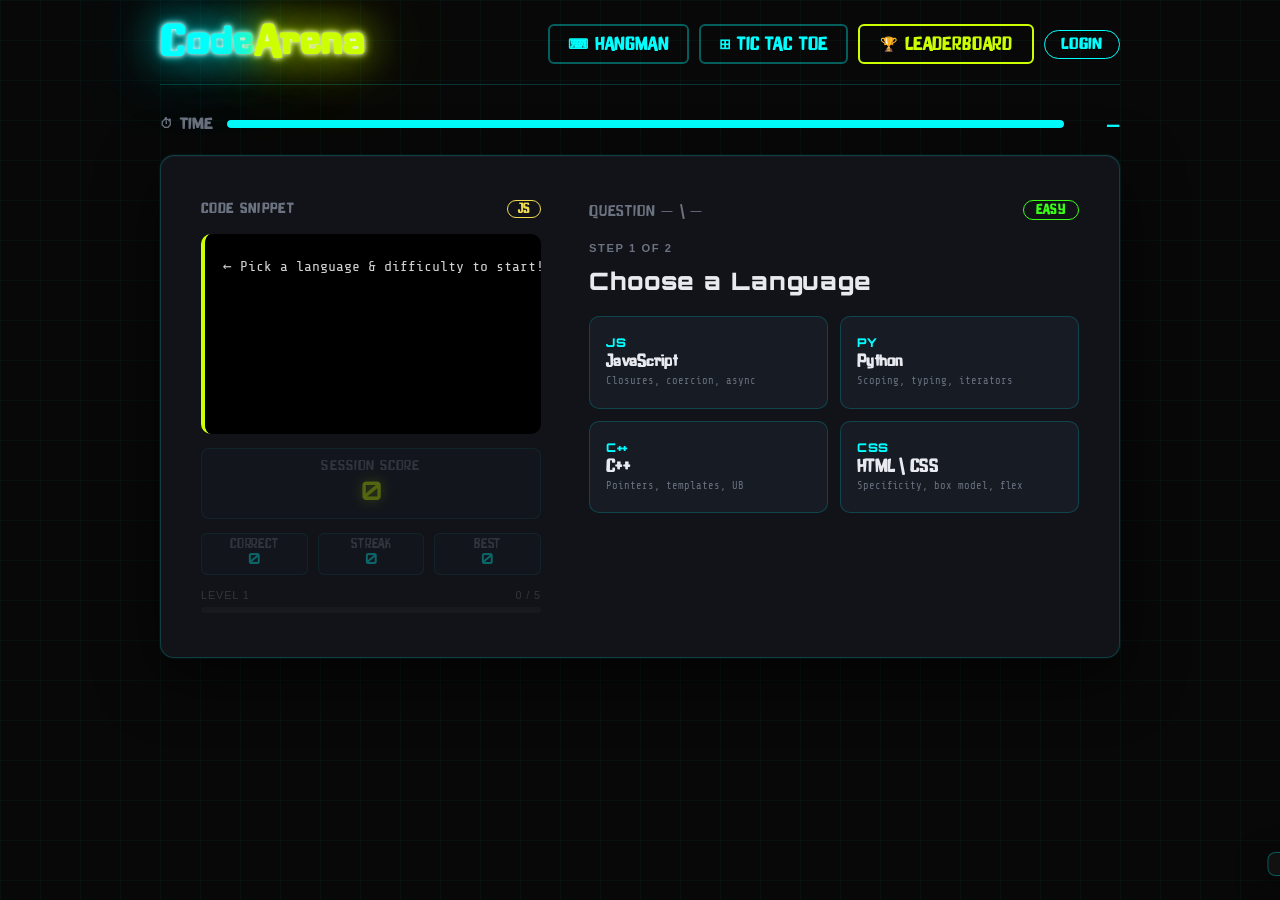
<file: syntax.html>
<!DOCTYPE html>
<html lang="en">

<head>
  <meta charset="UTF-8">
  <meta name="viewport" content="width=device-width, initial-scale=1.0">
  <title>Predict the Output | CodeArena</title>
  <link
    href="https://fonts.googleapis.com/css2?family=Orbitron:wght@700;900&family=Share+Tech+Mono&family=Open+Sans:wght@400;600;700;800&display=swap"
    rel="stylesheet">
  <script src="../auth-widget.js" defer></script>
  <style>
    /* ═══════════════════════════════════════════
     RESET & BASE  (mirrors hangman.css exactly)
  ═══════════════════════════════════════════ */
    @font-face {
      font-family: 'Zolla';
      src: url('../assets/Zolla.woff2') format('woff2');
      font-display: swap;
    }

    *,
    *::before,
    *::after {
      margin: 0;
      padding: 0;
      box-sizing: border-box;
      font-family: 'Zolla', 'Open Sans', sans-serif;
    }

    :root {
      --cyan: #00ffff;
      --yellow: #ccff00;
      --bg: #080808;
      --surface: #111318;
      --surface2: #161b24;
      --border: rgba(0, 255, 255, .18);
      --text: #e8eaf0;
      --muted: #6b7280;
      --red: #ff4444;
      --orange: #ff8c00;
      --green: #39ff14;
    }

    body {
      display: flex;
      flex-direction: column;
      align-items: center;
      min-height: 100vh;
      background: var(--bg);
      color: var(--text);
      padding: 0 10px 80px;
      background-image:
        linear-gradient(rgba(0, 255, 255, .03) 1px, transparent 1px),
        linear-gradient(90deg, rgba(0, 255, 255, .03) 1px, transparent 1px);
      background-size: 40px 40px;
    }

    /* ═══════════════════════════════════════════
     HEADER  (matches .site-header in hangman)
  ═══════════════════════════════════════════ */
    .site-header {
      width: 100%;
      max-width: 960px;
      display: flex;
      align-items: center;
      justify-content: space-between;
      padding: 24px 0 20px;
      border-bottom: 1px solid var(--border);
      margin-bottom: 28px;
      flex-wrap: wrap;
      gap: 12px;
    }

    .logo-text {
      font-family: 'Zolla', sans-serif;
      font-size: clamp(1.6rem, 5vw, 2.4rem);
      font-weight: 900;
      line-height: 1;
      letter-spacing: .05em;
      text-decoration: none;
      display: flex;
      align-items: baseline;
    }

    .code {
      color: #00ffff;
      text-shadow: 0 0 5px #fff, 0 0 10px #00ffff, 0 0 40px #00ffff, 0 0 80px #008080;
    }

    .arena {
      color: #ccff00;
      text-shadow: 0 0 5px #fff, 0 0 10px #ccff00, 0 0 40px #ccff00, 0 0 80px #88aa00;
    }

    .header-actions {
      display: flex;
      gap: 10px;
      align-items: center;
    }

    .btn-lb {
      display: flex;
      align-items: center;
      gap: 8px;
      padding: 10px 20px;
      background: transparent;
      border: 2px solid var(--yellow);
      color: var(--yellow);
      font-weight: 700;
      font-size: .88rem;
      border-radius: 6px;
      cursor: pointer;
      text-transform: uppercase;
      letter-spacing: .06em;
      transition: background .2s, box-shadow .2s, color .2s;
      text-decoration: none;
    }

    .btn-lb:hover {
      background: var(--yellow);
      color: #000;
      box-shadow: 0 0 16px var(--yellow);
    }

    .btn-nav {
      display: flex;
      align-items: center;
      gap: 6px;
      padding: 10px 18px;
      background: transparent;
      border: 2px solid rgba(0, 255, 255, .35);
      color: var(--cyan);
      font-weight: 700;
      font-size: .85rem;
      border-radius: 6px;
      cursor: pointer;
      text-transform: uppercase;
      letter-spacing: .06em;
      transition: all .2s;
      text-decoration: none;
    }

    .btn-nav:hover {
      background: rgba(0, 255, 255, .08);
      border-color: var(--cyan);
      box-shadow: 0 0 12px rgba(0, 255, 255, .3);
    }

    /* ═══════════════════════════════════════════
     CONTROLS STRIP  (matches hangman exactly)
  ═══════════════════════════════════════════ */
    .controls-strip {
      width: 100%;
      max-width: 960px;
      display: flex;
      flex-wrap: wrap;
      gap: 20px;
      justify-content: center;
      margin-bottom: 24px;
    }

    .control-group {
      display: flex;
      flex-direction: column;
      align-items: center;
      gap: 10px;
    }

    .control-label {
      font-size: .75rem;
      font-weight: 700;
      text-transform: uppercase;
      letter-spacing: .1em;
      color: var(--muted);
    }

    .btn-row {
      display: flex;
      gap: 8px;
      flex-wrap: wrap;
      justify-content: center;
    }

    .lang-btn {
      padding: 9px 18px;
      border: 2px solid rgba(0, 255, 255, .3);
      background: var(--surface2);
      color: var(--cyan);
      font-weight: 700;
      font-size: .82rem;
      border-radius: 6px;
      cursor: pointer;
      text-transform: uppercase;
      letter-spacing: .05em;
      transition: all .2s;
    }

    .lang-btn:hover {
      border-color: var(--cyan);
      box-shadow: 0 0 10px rgba(0, 255, 255, .25);
    }

    .lang-btn.active {
      background: var(--cyan);
      color: #000;
      border-color: var(--cyan);
      box-shadow: 0 0 18px rgba(0, 255, 255, .55);
    }

    .diff-btn {
      padding: 9px 18px;
      border: 2px solid transparent;
      font-weight: 700;
      font-size: .82rem;
      border-radius: 6px;
      cursor: pointer;
      text-transform: uppercase;
      letter-spacing: .05em;
      background: var(--surface2);
      transition: all .2s;
    }

    .diff-btn[data-diff="easy"] {
      color: var(--green);
      border-color: rgba(57, 255, 20, .3);
    }

    .diff-btn[data-diff="medium"] {
      color: var(--yellow);
      border-color: rgba(204, 255, 0, .3);
    }

    .diff-btn[data-diff="hard"] {
      color: var(--red);
      border-color: rgba(255, 68, 68, .3);
    }

    .diff-btn[data-diff="easy"]:hover {
      border-color: var(--green);
      box-shadow: 0 0 12px rgba(57, 255, 20, .3);
    }

    .diff-btn[data-diff="medium"]:hover {
      border-color: var(--yellow);
      box-shadow: 0 0 12px rgba(204, 255, 0, .3);
    }

    .diff-btn[data-diff="hard"]:hover {
      border-color: var(--red);
      box-shadow: 0 0 12px rgba(255, 68, 68, .3);
    }

    .diff-btn.active[data-diff="easy"] {
      background: var(--green);
      color: #000;
      box-shadow: 0 0 20px rgba(57, 255, 20, .5);
    }

    .diff-btn.active[data-diff="medium"] {
      background: var(--yellow);
      color: #000;
      box-shadow: 0 0 20px rgba(204, 255, 0, .5);
    }

    .diff-btn.active[data-diff="hard"] {
      background: var(--red);
      color: #fff;
      box-shadow: 0 0 20px rgba(255, 68, 68, .5);
    }

    /* ═══════════════════════════════════════════
     TIMER BAR  (pixel-identical to hangman)
  ═══════════════════════════════════════════ */
    .timer-section {
      width: 100%;
      max-width: 960px;
      margin-bottom: 20px;
      display: flex;
      align-items: center;
      gap: 14px;
    }

    .timer-label {
      font-size: .8rem;
      font-weight: 700;
      text-transform: uppercase;
      letter-spacing: .08em;
      color: var(--muted);
      flex-shrink: 0;
      min-width: 46px;
    }

    .timer-bar-wrap {
      flex: 1;
      height: 8px;
      background: rgba(255, 255, 255, .08);
      border-radius: 99px;
      overflow: hidden;
    }

    .timer-bar-fill {
      height: 100%;
      width: 100%;
      background: var(--cyan);
      border-radius: 99px;
      transition: width .9s linear, background .4s;
      box-shadow: 0 0 8px var(--cyan);
    }

    .timer-bar-fill.warn {
      background: var(--orange);
      box-shadow: 0 0 8px var(--orange);
    }

    .timer-bar-fill.danger {
      background: var(--red);
      box-shadow: 0 0 10px var(--red);
      animation: pulse-bar .5s infinite alternate;
    }

    @keyframes pulse-bar {
      from {
        opacity: 1
      }

      to {
        opacity: .5
      }
    }

    .timer-count {
      font-family: 'Orbitron', monospace;
      font-size: 1.1rem;
      font-weight: 700;
      min-width: 42px;
      text-align: right;
      color: var(--cyan);
      transition: color .3s;
      flex-shrink: 0;
    }

    .timer-count.warn {
      color: var(--orange);
    }

    .timer-count.danger {
      color: var(--red);
    }

    /* ═══════════════════════════════════════════
     MAIN CONTAINER  (mirrors .container)
  ═══════════════════════════════════════════ */
    .container {
      width: 100%;
      max-width: 960px;
      background: var(--surface);
      display: flex;
      gap: 48px;
      align-items: flex-start;
      padding: 44px 40px;
      border-radius: 14px;
      border: 1px solid var(--border);
      box-shadow: 0 0 0 1px rgba(0, 255, 255, .05), 0 20px 60px rgba(0, 0, 0, .6), inset 0 1px 0 rgba(255, 255, 255, .04);
    }

    /* ── LEFT: CODE PANEL (mirrors .hangman-box) ── */
    .code-panel {
      flex-shrink: 0;
      width: 340px;
      display: flex;
      flex-direction: column;
      align-items: stretch;
      gap: 14px;
    }

    .code-panel-header {
      display: flex;
      align-items: center;
      justify-content: space-between;
      margin-bottom: 2px;
    }

    .code-panel-title {
      font-size: .7rem;
      font-weight: 700;
      text-transform: uppercase;
      letter-spacing: .12em;
      color: var(--muted);
    }

    .lang-badge {
      font-size: .65rem;
      font-weight: 700;
      padding: 3px 10px;
      border-radius: 99px;
      border: 1.5px solid;
      text-transform: uppercase;
      letter-spacing: .06em;
    }

    .lang-badge.js {
      color: #f0db4f;
      border-color: #f0db4f;
    }

    .lang-badge.python {
      color: #3cba54;
      border-color: #3cba54;
    }

    .lang-badge.cpp {
      color: var(--cyan);
      border-color: var(--cyan);
    }

    .lang-badge.html {
      color: #e44d26;
      border-color: #e44d26;
    }

    .code-block {
      background: #000;
      border-radius: 10px;
      padding: 20px 18px;
      border-left: 4px solid var(--yellow);
      font-family: 'Share Tech Mono', monospace;
      font-size: .92rem;
      line-height: 1.7;
      color: #d1d1d1;
      white-space: pre;
      overflow-x: auto;
      flex: 1;
      min-height: 200px;
    }

    /* syntax highlighting colours */
    .kw {
      color: #cc99cd;
    }

    /* keyword */
    .fn {
      color: #6fb3d2;
    }

    /* function */
    .str {
      color: #7ec699;
    }

    /* string */
    .num {
      color: #f08d49;
    }

    /* number */
    .cm {
      color: #5c6370;
      font-style: italic;
    }

    /* comment */
    .op {
      color: #67cdcc;
    }

    /* operator */
    .ln {
      color: #4a4a5a;
      user-select: none;
      margin-right: 14px;
      display: inline-block;
      width: 18px;
      text-align: right;
    }

    /* Score + stats  (mirrors .score-display / .session-stats) */
    .score-display {
      background: var(--surface2);
      border: 1px solid var(--border);
      border-radius: 8px;
      padding: 12px 20px;
      text-align: center;
    }

    .score-label {
      font-size: .68rem;
      text-transform: uppercase;
      letter-spacing: .1em;
      color: var(--muted);
      margin-bottom: 2px;
    }

    .score-value {
      font-family: 'Orbitron', monospace;
      font-size: 1.6rem;
      font-weight: 700;
      color: var(--yellow);
      text-shadow: 0 0 12px rgba(204, 255, 0, .6);
    }

    .session-stats {
      display: flex;
      gap: 10px;
      justify-content: center;
    }

    .stat-chip {
      flex: 1;
      background: var(--surface2);
      border: 1px solid var(--border);
      border-radius: 6px;
      padding: 6px 8px;
      text-align: center;
    }

    .stat-chip .s-label {
      font-size: .6rem;
      color: var(--muted);
      text-transform: uppercase;
      letter-spacing: .08em;
    }

    .stat-chip .s-val {
      font-family: 'Orbitron', monospace;
      font-size: .95rem;
      font-weight: 700;
      color: var(--cyan);
    }

    /* Level progress bar */
    .level-bar-wrap {
      display: flex;
      flex-direction: column;
      gap: 6px;
    }

    .level-bar-header {
      display: flex;
      justify-content: space-between;
      font-size: .68rem;
      color: var(--muted);
      text-transform: uppercase;
      letter-spacing: .08em;
    }

    .level-bar-track {
      height: 6px;
      background: rgba(255, 255, 255, .08);
      border-radius: 99px;
      overflow: hidden;
    }

    .level-bar-fill {
      height: 100%;
      background: var(--yellow);
      border-radius: 99px;
      transition: width .5s ease;
      box-shadow: 0 0 6px var(--yellow);
    }

    /* ── RIGHT: GAME BOX (mirrors .game-box) ── */
    .game-box {
      flex: 1;
      display: flex;
      flex-direction: column;
      gap: 0;
    }

    /* Q counter */
    .q-meta {
      display: flex;
      align-items: center;
      justify-content: space-between;
      margin-bottom: 14px;
    }

    .q-counter {
      font-size: .72rem;
      color: var(--muted);
      text-transform: uppercase;
      letter-spacing: .1em;
    }

    .diff-badge {
      font-size: .65rem;
      font-weight: 700;
      text-transform: uppercase;
      letter-spacing: .12em;
      padding: 4px 12px;
      border-radius: 99px;
      border: 1.5px solid;
    }

    .diff-badge.easy {
      color: var(--green);
      border-color: var(--green);
    }

    .diff-badge.medium {
      color: var(--yellow);
      border-color: var(--yellow);
    }

    .diff-badge.hard {
      color: var(--red);
      border-color: var(--red);
    }

    /* Question text */
    .question-text {
      font-size: 1rem;
      font-weight: 700;
      color: var(--cyan);
      margin-bottom: 22px;
      line-height: 1.5;
    }

    /* Options */
    .options-list {
      display: flex;
      flex-direction: column;
      gap: 10px;
    }

    .option-btn {
      background: rgba(255, 255, 255, .04);
      border: 1.5px solid rgba(0, 255, 255, .22);
      color: var(--text);
      padding: 14px 18px;
      text-align: left;
      border-radius: 8px;
      cursor: pointer;
      transition: all .18s;
      font-family: 'Share Tech Mono', monospace;
      font-size: .88rem;
      display: flex;
      align-items: center;
      gap: 12px;
    }

    .option-btn .opt-label {
      font-family: 'Orbitron', monospace;
      font-size: .7rem;
      font-weight: 900;
      color: var(--cyan);
      min-width: 18px;
    }

    .option-btn:hover:not(:disabled) {
      background: rgba(0, 255, 255, .07);
      border-color: var(--cyan);
      box-shadow: 0 0 12px rgba(0, 255, 255, .18);
      transform: translateX(3px);
    }

    .option-btn.correct {
      background: rgba(57, 255, 20, .12);
      border-color: var(--green);
      color: var(--green);
      box-shadow: 0 0 16px rgba(57, 255, 20, .3);
      animation: popIn .3s ease;
    }

    .option-btn.wrong {
      background: rgba(255, 68, 68, .1);
      border-color: var(--red);
      color: var(--red);
      box-shadow: 0 0 14px rgba(255, 68, 68, .25);
      animation: shake .3s ease;
    }

    .option-btn:disabled {
      cursor: not-allowed;
      opacity: .6;
    }

    @keyframes popIn {
      0% {
        transform: scale(1)
      }

      40% {
        transform: scale(1.03)
      }

      100% {
        transform: scale(1)
      }
    }

    @keyframes shake {

      0%,
      100% {
        transform: translateX(0)
      }

      25% {
        transform: translateX(-5px)
      }

      75% {
        transform: translateX(5px)
      }
    }

    /* Feedback strip */
    .feedback-strip {
      margin-top: 18px;
      padding: 12px 16px;
      border-radius: 8px;
      font-size: .82rem;
      line-height: 1.6;
      display: none;
      font-family: 'Share Tech Mono', monospace;
    }

    .feedback-strip.show {
      display: block;
    }

    .feedback-strip.ok {
      background: rgba(57, 255, 20, .06);
      border: 1px solid rgba(57, 255, 20, .25);
      color: var(--green);
    }

    .feedback-strip.err {
      background: rgba(255, 68, 68, .06);
      border: 1px solid rgba(255, 68, 68, .25);
      color: var(--red);
    }

    .feedback-label {
      font-weight: 700;
      margin-bottom: 3px;
      display: block;
    }

    /* Next button */
    .next-btn {
      margin-top: 22px;
      padding: 12px 28px;
      border: 2px solid var(--cyan);
      background: transparent;
      color: var(--cyan);
      font-size: .9rem;
      font-weight: 700;
      border-radius: 7px;
      cursor: pointer;
      text-transform: uppercase;
      letter-spacing: .06em;
      transition: all .2s;
      display: none;
      align-self: flex-end;
    }

    .next-btn.show {
      display: block;
    }

    .next-btn:hover {
      background: var(--cyan);
      color: #000;
      box-shadow: 0 0 18px rgba(0, 255, 255, .5);
    }

    /* Idle overlay (before game starts) */
    .idle-prompt {
      flex: 1;
      display: flex;
      flex-direction: column;
      align-items: center;
      justify-content: center;
      text-align: center;
      gap: 14px;
      padding: 30px 0;
    }

    .idle-prompt .ip-icon {
      font-size: 3rem;
    }

    .idle-prompt .ip-text {
      font-size: .95rem;
      color: var(--muted);
      line-height: 1.7;
      max-width: 280px;
    }

    .idle-prompt .ip-arrow {
      font-size: .8rem;
      color: rgba(0, 255, 255, .4);
      letter-spacing: 2px;
      text-transform: uppercase;
    }

    /* ═══════════════════════════════════════════
     MODALS  (identical structure to hangman)
  ═══════════════════════════════════════════ */
    .modal-overlay {
      position: fixed;
      inset: 0;
      z-index: 1000;
      background: rgba(0, 0, 0, .75);
      backdrop-filter: blur(6px);
      display: flex;
      align-items: center;
      justify-content: center;
      opacity: 0;
      pointer-events: none;
      transition: opacity .25s;
    }

    .modal-overlay.show {
      opacity: 1;
      pointer-events: all;
    }

    .modal-box {
      background: var(--surface);
      width: min(100%, 480px);
      border-radius: 14px;
      border: 1px solid var(--border);
      padding: 36px 32px;
      text-align: center;
      box-shadow: 0 0 60px rgba(0, 255, 255, .06), 0 30px 80px rgba(0, 0, 0, .6);
      transform: scale(.9);
      transition: transform .3s;
    }

    .modal-overlay.show .modal-box {
      transform: scale(1);
      animation: popIn .3s ease;
    }

    .modal-emoji {
      font-size: 4.5rem;
      line-height: 1;
      margin-bottom: 12px;
    }

    .modal-title {
      font-family: 'Orbitron', sans-serif;
      font-size: 1.7rem;
      font-weight: 900;
      margin-bottom: 6px;
    }

    .modal-title.win {
      color: var(--yellow);
      text-shadow: 0 0 20px rgba(204, 255, 0, .6);
    }

    .modal-title.lose {
      color: var(--red);
      text-shadow: 0 0 20px rgba(255, 68, 68, .5);
    }

    .modal-title.timeout {
      color: var(--orange);
      text-shadow: 0 0 20px rgba(255, 140, 0, .5);
    }

    .modal-sub {
      font-size: .9rem;
      color: var(--muted);
      margin-bottom: 20px;
      line-height: 1.6;
    }

    .score-earned-block {
      background: var(--surface2);
      border: 1px solid var(--border);
      border-radius: 10px;
      padding: 16px 24px;
      margin-bottom: 22px;
      text-align: left;
    }

    .se-row {
      display: flex;
      justify-content: space-between;
      font-size: .82rem;
      color: var(--muted);
      margin-bottom: 4px;
    }

    .se-row span:last-child {
      color: var(--text);
      font-weight: 600;
    }

    .se-divider {
      border: none;
      border-top: 1px solid var(--border);
      margin: 8px 0;
    }

    .se-total {
      font-family: 'Orbitron', monospace;
      font-size: 1.4rem;
      color: var(--yellow);
      font-weight: 700;
      text-shadow: 0 0 12px rgba(204, 255, 0, .5);
    }

    .modal-btn-row {
      display: flex;
      gap: 10px;
      justify-content: center;
      flex-wrap: wrap;
    }

    .btn-primary {
      padding: 12px 28px;
      border: 2px solid var(--cyan);
      background: transparent;
      color: var(--cyan);
      font-size: .9rem;
      font-weight: 700;
      border-radius: 7px;
      cursor: pointer;
      text-transform: uppercase;
      letter-spacing: .06em;
      transition: all .2s;
      text-decoration: none;
      display: inline-flex;
      align-items: center;
    }

    .btn-primary:hover {
      background: var(--cyan);
      color: #000;
      box-shadow: 0 0 18px rgba(0, 255, 255, .5);
    }

    .btn-secondary {
      padding: 12px 24px;
      border: 2px solid var(--yellow);
      background: transparent;
      color: var(--yellow);
      font-size: .9rem;
      font-weight: 700;
      border-radius: 7px;
      cursor: pointer;
      text-transform: uppercase;
      letter-spacing: .06em;
      transition: all .2s;
      text-decoration: none;
      display: inline-flex;
      align-items: center;
    }

    .btn-secondary:hover {
      background: var(--yellow);
      color: #000;
      box-shadow: 0 0 18px rgba(204, 255, 0, .5);
    }

    /* ═══════════════════════════════════════════
     RESPONSIVE  (mirrors hangman breakpoints)
  ═══════════════════════════════════════════ */
    @media(max-width:760px) {
      .container {
        flex-direction: column;
        padding: 24px 16px;
        gap: 24px;
      }

      .code-panel {
        width: 100%;
      }

      .site-header {
        justify-content: center;
        text-align: center;
      }

      .controls-strip {
        gap: 14px;
      }
    }

    @media(max-width:480px) {
      .container {
        padding: 18px 12px;
      }

      .code-block {
        font-size: .78rem;
      }
    }

    /* ═══════════════════════════════════════════
     STATUS BAR  (replaces controls-strip)
  ═══════════════════════════════════════════ */
    .status-bar {
      width: 100%;
      max-width: 960px;
      display: flex;
      align-items: center;
      justify-content: space-between;
      padding: 10px 18px;
      margin-bottom: 20px;
      background: var(--surface2);
      border: 1px solid var(--border);
      border-radius: 10px;
      gap: 12px;
      flex-wrap: wrap;
    }

    .status-pills {
      display: flex;
      gap: 8px;
      flex-wrap: wrap;
      align-items: center;
    }

    .status-pill {
      font-size: .72rem;
      font-weight: 700;
      padding: 4px 13px;
      border-radius: 99px;
      background: rgba(0, 255, 255, .07);
      border: 1.5px solid rgba(0, 255, 255, .25);
      color: var(--cyan);
      text-transform: uppercase;
      letter-spacing: .06em;
    }

    .status-pill.muted {
      background: rgba(255, 255, 255, .04);
      border-color: rgba(255, 255, 255, .1);
      color: var(--muted);
    }

    .change-btn {
      font-size: .72rem;
      font-weight: 700;
      padding: 6px 14px;
      border-radius: 6px;
      cursor: pointer;
      background: transparent;
      border: 1.5px solid rgba(204, 255, 0, .3);
      color: var(--yellow);
      text-transform: uppercase;
      letter-spacing: .06em;
      transition: all .2s;
    }

    .change-btn:hover {
      background: rgba(204, 255, 0, .08);
      border-color: var(--yellow);
    }

    /* ═══════════════════════════════════════════
     SETUP WIZARD  (inside .game-box)
  ═══════════════════════════════════════════ */
    .wizard-step {
      display: none;
      flex-direction: column;
      gap: 20px;
      padding: 8px 0;
      animation: wzIn .3s ease;
    }

    .wizard-step.active {
      display: flex;
    }

    @keyframes wzIn {
      from {
        opacity: 0;
        transform: translateY(14px)
      }

      to {
        opacity: 1;
        transform: none
      }
    }

    .wz-label {
      font-size: .7rem;
      font-weight: 700;
      letter-spacing: .14em;
      text-transform: uppercase;
      color: var(--muted);
    }

    .wz-title {
      font-family: 'Orbitron', monospace;
      font-weight: 900;
      font-size: clamp(1.1rem, 3vw, 1.5rem);
      letter-spacing: .04em;
      color: var(--text);
      margin-top: -8px;
    }

    .wz-options {
      display: grid;
      grid-template-columns: 1fr 1fr;
      gap: 12px;
    }

    .wz-btn {
      display: flex;
      flex-direction: column;
      align-items: flex-start;
      gap: 5px;
      padding: 18px 16px;
      border-radius: 10px;
      cursor: pointer;
      background: var(--surface2);
      border: 1.5px solid var(--border);
      text-align: left;
      transition: all .18s;
    }

    .wz-btn:hover {
      border-color: var(--cyan);
      background: rgba(0, 255, 255, .05);
      box-shadow: 0 0 20px rgba(0, 255, 255, .12);
      transform: translateY(-2px);
    }

    .wz-icon {
      font-family: 'Orbitron', monospace;
      font-size: .75rem;
      font-weight: 900;
      color: var(--cyan);
      letter-spacing: .05em;
    }

    .wz-name {
      font-size: .9rem;
      font-weight: 700;
      color: var(--text);
      letter-spacing: .02em;
    }

    .wz-sub {
      font-family: 'Share Tech Mono', monospace;
      font-size: .65rem;
      color: var(--muted);
      line-height: 1.5;
    }

    /* Difficulty colour overrides */
    .wz-btn.diff-easy:hover {
      border-color: var(--green);
      box-shadow: 0 0 20px rgba(57, 255, 20, .15);
    }

    .wz-btn.diff-easy .wz-icon {
      color: var(--green);
    }

    .wz-btn.diff-medium:hover {
      border-color: var(--yellow);
      box-shadow: 0 0 20px rgba(204, 255, 0, .15);
    }

    .wz-btn.diff-medium .wz-icon {
      color: var(--yellow);
    }

    .wz-btn.diff-hard:hover {
      border-color: var(--red);
      box-shadow: 0 0 20px rgba(255, 68, 68, .15);
    }

    .wz-btn.diff-hard .wz-icon {
      color: var(--red);
    }

    .wz-back {
      align-self: flex-start;
      font-size: .72rem;
      font-weight: 700;
      padding: 5px 12px;
      border-radius: 6px;
      cursor: pointer;
      background: transparent;
      border: 1.5px solid var(--border);
      color: var(--muted);
      transition: all .18s;
      letter-spacing: .04em;
    }

    .wz-back:hover {
      border-color: var(--cyan);
      color: var(--cyan);
    }

    /* ─── wizard inside code-panel: hide unused items until game starts ─── */
    .code-panel.setup-mode .score-display,
    .code-panel.setup-mode .session-stats,
    .code-panel.setup-mode .level-bar-wrap {
      opacity: .35;
      pointer-events: none;
    }
  </style>
</head>

<body>

  <!-- ══════════════════════════════════
     HEADER
══════════════════════════════════ -->
  <header class="site-header">
    <a class="logo-text" href="../index.html">
      <span class="code">Code</span><span class="arena">Arena</span>
    </a>
    <div class="header-actions">
      <a class="btn-nav" href="../hangmanPage/hangman.html">⌨ Hangman</a>
      <a class="btn-nav" href="../Tictactoe/index.html">⊞ Tic Tac Toe</a>
      <a class="btn-lb" href="../leaderboard.html">🏆 Leaderboard</a>
      <div class="ca-auth-target"></div>
    </div>
  </header>

  <!-- ══════════════════════════════════
     STATUS BAR (shown after setup)
══════════════════════════════════ -->
  <div class="status-bar" id="statusBar" style="display:none">
    <div class="status-pills">
      <span class="status-pill cyan" id="statusLang">JS</span>
      <span class="status-pill" id="statusDiff" style="font-family: 'Franklin Gothic Medium', 'Arial Narrow', Arial, sans-serif;">Easy · 45s</span>
      <span class="status-pill muted" id="statusQ"style="font-family: 'Franklin Gothic Medium', 'Arial Narrow', Arial, sans-serif;">Q 1/5</span>
    </div>
    <button class="change-btn" id="changeSetupBtn">⚙ Change Setup</button>
  </div>

  <!-- ══════════════════════════════════
     TIMER
══════════════════════════════════ -->
  <div class="timer-section">
    <span class="timer-label" >⏱ Time</span>
    <div class="timer-bar-wrap">
      <div class="timer-bar-fill" id="timerFill"></div>
    </div>
    <span class="timer-count" id="timerCount">—</span>
  </div>

  <!-- ══════════════════════════════════
     MAIN CONTAINER
══════════════════════════════════ -->
  <div class="container">

    <!-- LEFT: CODE PANEL -->
    <div class="code-panel setup-mode" id="codePanel">

      <div class="code-panel-header">
        <span class="code-panel-title">Code Snippet</span>
        <span class="lang-badge js" id="langBadge">JS</span>
      </div>

      <div class="code-block" id="codeBlock">← Pick a language &amp; difficulty to start!</div>

      <div class="score-display">
        <div class="score-label">Session Score</div>
        <div class="score-value" id="liveScore">0</div>
      </div>

      <div class="session-stats">
        <div class="stat-chip">
          <div class="s-label">Correct</div>
          <div class="s-val" id="statCorrect">0</div>
        </div>
        <div class="stat-chip">
          <div class="s-label">Streak</div>
          <div class="s-val" id="statStreak">0</div>
        </div>
        <div class="stat-chip">
          <div class="s-label">Best</div>
          <div class="s-val" id="statBest">0</div>
        </div>
      </div>

      <div class="level-bar-wrap">
        <div class="level-bar-header">
          <span id="levelLabel"style="font-family: 'Franklin Gothic Medium', 'Arial Narrow', Arial, sans-serif;">Level 1</span>
          <span id="levelProgress"style="font-family: 'Franklin Gothic Medium', 'Arial Narrow', Arial, sans-serif;">0 / 5</span>
        </div>
        <div class="level-bar-track">
          <div class="level-bar-fill" id="levelFill" style="width:0%"></div>
        </div>
      </div>

    </div>

    <!-- RIGHT: GAME BOX -->
    <div class="game-box">

      <div class="q-meta">
        <span class="q-counter" id="qCounter">Question — / —</span>
        <span class="diff-badge easy" id="diffBadge">Easy</span>
      </div>

      <div id="gameArea">

        <!-- ── STEP 1: Language ── -->
        <div class="wizard-step active" id="step-lang">
          <div class="wz-label"style="font-family: 'Franklin Gothic Medium', 'Arial Narrow', Arial, sans-serif;">Step 1 of 2</div>
          <div class="wz-title">Choose a Language</div>
          <div class="wz-options">
            <button class="wz-btn" data-lang="javascript">
              <span class="wz-icon">JS</span>
              <span class="wz-name">JavaScript</span>
              <span class="wz-sub">Closures, coercion, async</span>
            </button>
            <button class="wz-btn" data-lang="python">
              <span class="wz-icon">PY</span>
              <span class="wz-name">Python</span>
              <span class="wz-sub">Scoping, typing, iterators</span>
            </button>
            <button class="wz-btn" data-lang="cpp">
              <span class="wz-icon">C++</span>
              <span class="wz-name">C++</span>
              <span class="wz-sub">Pointers, templates, UB</span>
            </button>
            <button class="wz-btn" data-lang="html">
              <span class="wz-icon">CSS</span>
              <span class="wz-name">HTML / CSS</span>
              <span class="wz-sub">Specificity, box model, flex</span>
            </button>
          </div>
        </div>

        <!-- ── STEP 2: Difficulty ── -->
        <div class="wizard-step" id="step-diff">
          <button class="wz-back" id="backToLang">← Back</button>
          <div class="wz-label"style="font-family: 'Franklin Gothic Medium', 'Arial Narrow', Arial, sans-serif;">Step 2 of 2</div>
          <div class="wz-title">Choose Difficulty</div>
          <div class="wz-options">
            <button class="wz-btn diff-easy" data-diff="easy">
              <span class="wz-icon">🟢</span>
              <span class="wz-name">Easy</span>
              <span class="wz-sub"style="font-family: 'Franklin Gothic Medium', 'Arial Narrow', Arial, sans-serif;">45 seconds per question</span>
            </button>
            <button class="wz-btn diff-medium" data-diff="medium">
              <span class="wz-icon">🟡</span>
              <span class="wz-name">Medium</span>
              <span class="wz-sub"style="font-family: 'Franklin Gothic Medium', 'Arial Narrow', Arial, sans-serif;">30 seconds per question</span>
            </button>
            <button class="wz-btn diff-hard" data-diff="hard">
              <span class="wz-icon">🔴</span>
              <span class="wz-name">Hard</span>
              <span class="wz-sub"style="font-family: 'Franklin Gothic Medium', 'Arial Narrow', Arial, sans-serif;">18 seconds · max points</span>
            </button>
          </div>
        </div>

      </div>

    </div>

  </div><!-- /container -->

  <!-- ══════════════════════════════════
     RESULT MODAL
══════════════════════════════════ -->
  <div class="modal-overlay" id="resultModal">
    <div class="modal-box">
      <div class="modal-emoji" id="modalEmoji">🎉</div>
      <div class="modal-title win" id="modalTitle">Round Complete!</div>
      <div class="modal-sub" id="modalSub" style="font-family: 'Franklin Gothic Medium', 'Arial Narrow', Arial, sans-serif;">You answered all 5 questions.</div>

      <div class="score-earned-block" id="scoreBlock">
        <div class="se-row"><span>Correct Answers</span><span id="seCorrect" style="font-family: 'Franklin Gothic Medium', 'Arial Narrow', Arial, sans-serif;">0 / 5</span></div>
        <div class="se-row"><span>Avg. Time Bonus</span><span id="seTime" style="font-family: 'Franklin Gothic Medium', 'Arial Narrow', Arial, sans-serif;">+0</span></div>
        <div class="se-row"><span>Streak Bonus</span><span id="seStreak" style="font-family: 'Franklin Gothic Medium', 'Arial Narrow', Arial, sans-serif;">+0</span></div>
        <hr class="se-divider">
        <div class="se-total" id="seTotal" style="font-family: 'Franklin Gothic Medium', 'Arial Narrow', Arial, sans-serif;">0 pts</div>
      </div>

      <div class="modal-btn-row">
        <button class="btn-primary" id="playAgainBtn">▶ Play Again</button>
        <a class="btn-secondary" href="../leaderboard.html">🏆 Leaderboard</a>
      </div>
    </div>
  </div>

  <!-- ══════════════════════════════════
     TIMEOUT MODAL
══════════════════════════════════ -->
  <div class="modal-overlay" id="timeoutModal">
    <div class="modal-box">
      <div class="modal-emoji">⏰</div>
      <div class="modal-title timeout">Time's Up!</div>
      <div class="modal-sub" id="timeoutSub" style="font-family: 'Franklin Gothic Medium', 'Arial Narrow', Arial, sans-serif;">The answer was: <b id="correctAnswer" style="color:var(--cyan)"></b></div>
      <div class="modal-btn-row">
        <button class="btn-primary" id="timeoutNextBtn">→ Next Question</button>
      </div>
    </div>
  </div>

  <script>
    /* ══════════════════════════════════════════════════════
       QUESTION BANK
    ══════════════════════════════════════════════════════ */

    const QUESTIONS = {
      javascript: {
        easy: [
          { code: `let x = 5;\nconsole.log(x + "3");`, answer: "53", options: ["8", "53", "\"53\"", "Error"], explain: "JS coerces the number to a string when using + with a string." },
          { code: `console.log(typeof null);`, answer: "object", options: ["null", "object", "undefined", "string"], explain: "typeof null === 'object' is a famous JS bug inherited from ES1." },
          { code: `let a = [];\nconsole.log(typeof a);`, answer: "object", options: ["array", "object", "undefined", "list"], explain: "Arrays are objects in JS. Use Array.isArray() to check." },
          { code: `console.log(0 == false);`, answer: "true", options: ["true", "false", "undefined", "Error"], explain: "Loose equality (==) coerces 0 and false both to 0." },
          { code: `console.log(2 ** 3);`, answer: "8", options: ["6", "8", "9", "Error"], explain: "** is the exponentiation operator. 2 to the power of 3 = 8." },
          { code: `let s = "hello";\nconsole.log(s.length);`, answer: "5", options: ["4", "5", "6", "undefined"], explain: ".length returns the number of UTF-16 code units in the string." },
          { code: `console.log(1 + 2 + "3");`, answer: "33", options: ["123", "33", "6", "Error"], explain: "Left to right: 1+2=3, then 3+\"3\"=\"33\" via string coercion." },
        ],
        medium: [
          { code: `console.log([] + []);`, answer: "\"\"", options: ["[]", "\"\"", "0", "undefined"], explain: "Both arrays convert to empty strings, concatenated → \"\"." },
          { code: `let x = 10;\n(function() {\n  console.log(x);\n  var x = 20;\n})();`, answer: "undefined", options: ["10", "20", "undefined", "Error"], explain: "var is hoisted to the top of the IIFE scope — declaration hoisted, not the assignment." },
          { code: `console.log(0.1 + 0.2 === 0.3);`, answer: "false", options: ["true", "false", "NaN", "Error"], explain: "Floating-point precision: 0.1+0.2 = 0.30000000000000004, not exactly 0.3." },
          { code: `const arr = [1, 2, 3];\narr.push(4);\nconsole.log(arr.length);`, answer: "4", options: ["3", "4", "5", "Error"], explain: "push() adds to end; length becomes 4." },
          { code: `console.log(\"5\" - 3);`, answer: "2", options: ["53", "\"53\"", "2", "NaN"], explain: "Minus operator always coerces to number: '5'→5, 5-3=2." },
          { code: `let a = {n:1};\nlet b = a;\nb.n = 2;\nconsole.log(a.n);`, answer: "2", options: ["1", "2", "undefined", "Error"], explain: "Objects are reference types. a and b point to the same object." },
          { code: `console.log(!!\"\" + !!\"hello\");`, answer: "1", options: ["0", "1", "2", "true"], explain: "!!'' = false(0), !!'hello' = true(1). false+true = 1." },
        ],
        hard: [
          { code: `for (var i=0;i<3;i++) {}\nconsole.log(i);`, answer: "3", options: ["2", "3", "undefined", "Error"], explain: "var is function-scoped; i leaks out of the for loop." },
          { code: `console.log(typeof undefined == typeof NULL);`, answer: "true", options: ["true", "false", "Error", "ReferenceError"], explain: "typeof undefined='undefined', NULL is undefined var → typeof NULL='undefined'. Equal." },
          { code: `[1,2,3].map(Number.parseInt);\n// result?`, answer: "[1,NaN,NaN]", options: ["[1,2,3]", "[1,NaN,NaN]", "[NaN,NaN,NaN]", "Error"], explain: "map passes (value, index, arr). parseInt(1,0)=1, parseInt(2,1)=NaN, parseInt(3,2)=NaN." },
          { code: `const fn = () => arguments;\nfn();`, answer: "ReferenceError", options: ["{}", "[]", "ReferenceError", "undefined"], explain: "Arrow functions have no own 'arguments' object. Throws ReferenceError." },
          { code: `console.log(+true + +\"\" + +false);`, answer: "1", options: ["0", "1", "NaN", "\"\""], explain: "+true=1, +\"\"=0, +false=0. Total: 1." },
          { code: `let x = 1;\nlet y = (x++, x);\nconsole.log(y);`, answer: "2", options: ["1", "2", "undefined", "NaN"], explain: "Comma operator evaluates left, returns right. x++ increments x to 2, y=x=2." },
        ]
      },
      python: {
        easy: [
          { code: `x = 10\ny = 3\nprint(x // y)`, answer: "3", options: ["3.33", "3", "4", "Error"], explain: "// is floor division. 10//3 = 3 (integer part only)." },
          { code: `print(type([]))`, answer: "<class 'list'>", options: ["list", "<class 'list'>", "array", "Error"], explain: "type() returns the class object representation." },
          { code: `s = \"hello\"\nprint(s[-1])`, answer: "o", options: ["h", "o", "Error", "None"], explain: "Negative indexing: s[-1] is the last character." },
          { code: `print(bool(0))`, answer: "False", options: ["True", "False", "0", "None"], explain: "0 is falsy in Python. bool(0) returns False." },
          { code: `print(2 ** 10)`, answer: "1024", options: ["20", "200", "1024", "Error"], explain: "** is exponentiation. 2^10 = 1024." },
          { code: `a = [1, 2, 3]\nprint(a[1:3])`, answer: "[2, 3]", options: ["[1,2]", "[2,3]", "[1,2,3]", "Error"], explain: "Slice a[1:3] returns index 1 up to (not including) 3." },
          { code: `print(\"ab\" * 3)`, answer: "ababab", options: ["ab3", "ababab", "Error", "6"], explain: "String repetition: 'ab' repeated 3 times." },
        ],
        medium: [
          { code: `a = [1,2,3]\nb = a\nb.append(4)\nprint(len(a))`, answer: "4", options: ["3", "4", "Error", "None"], explain: "Lists are mutable reference types. b and a point to the same list." },
          { code: `def f(x=[]):\n    x.append(1)\n    return x\nprint(f(), f())`, answer: "[1] [1, 1]", options: ["[1] [1]", "[1] [1,1]", "[1] [1, 1]", "Error"], explain: "Mutable default argument is shared across calls — classic Python gotcha." },
          { code: `print({1,2,2,3})`, answer: "{1, 2, 3}", options: ["{1,2,2,3}", "{1, 2, 3}", "[1,2,3]", "Error"], explain: "Sets remove duplicates automatically." },
          { code: `x = 5\ndef f():\n    x = 10\nf()\nprint(x)`, answer: "5", options: ["10", "5", "None", "Error"], explain: "Local x inside f() doesn't affect global x." },
          { code: `print(list(map(str,[1,2,3])))`, answer: "['1','2','3']", options: ["[1,2,3]", "['1','2','3']", "(1,2,3)", "Error"], explain: "map applies str to each element; list() wraps the result." },
          { code: `d = {'a':1,'b':2}\nprint(d.get('c', 0))`, answer: "0", options: ["None", "0", "Error", "KeyError"], explain: ".get(key, default) returns default when key is absent." },
        ],
        hard: [
          { code: `print(0.1 + 0.2 == 0.3)`, answer: "False", options: ["True", "False", "Error", "0.3"], explain: "IEEE 754 float precision: 0.1+0.2 = 0.30000000000000004." },
          { code: `a = (1,)\nb = (1)\nprint(type(a)==type(b))`, answer: "False", options: ["True", "False", "Error", "TypeError"], explain: "(1) is just int 1. (1,) with a trailing comma is a tuple." },
          { code: `x = [i**2 for i in range(4) if i%2==0]\nprint(x)`, answer: "[0, 4]", options: ["[0,4]", "[0,1,4,9]", "[0, 4]", "[4]"], explain: "Filters even i (0,2), squares them: [0, 4]." },
          { code: `class A:\n    x=1\na1=A()\na1.x=2\nprint(A.x)`, answer: "1", options: ["1", "2", "None", "Error"], explain: "Setting a1.x creates an instance attribute; the class attribute A.x stays 1." },
          { code: `gen=(x for x in range(3))\nnext(gen)\nprint(list(gen))`, answer: "[1, 2]", options: ["[0,1,2]", "[1,2]", "[1, 2]", "Error"], explain: "next() consumes 0; list() drains the rest: [1, 2]." },
        ]
      },
      cpp: {
        easy: [
          { code: `#include<iostream>\nusing namespace std;\nint main(){\n    cout<<5/2;\n}`, answer: "2", options: ["2.5", "2", "3", "Error"], explain: "Integer division in C++: 5/2 = 2 (truncated)." },
          { code: `cout<<true<<\" \"<<false;`, answer: "1 0", options: ["true false", "1 0", "1 1", "Error"], explain: "C++ prints bool as 1 (true) or 0 (false) by default." },
          { code: `int a=10;\nint b=a++;\ncout<<a<<\" \"<<b;`, answer: "11 10", options: ["10 10", "11 11", "11 10", "10 11"], explain: "Post-increment: b gets the old value (10), then a becomes 11." },
          { code: `cout<<sizeof(char);`, answer: "1", options: ["1", "2", "4", "8"], explain: "sizeof(char) is always 1 byte by the C++ standard." },
          { code: `int x=7;\ncout<<(x%3);`, answer: "1", options: ["2", "1", "0", "Error"], explain: "7 mod 3 = 1. The modulus operator returns the remainder." },
          { code: `string s=\"hello\";\ncout<<s.size();`, answer: "5", options: ["4", "5", "6", "Error"], explain: ".size() returns the number of characters: 5." },
        ],
        medium: [
          { code: `int x=5,y=10;\ncout<<(x>y?x:y);`, answer: "10", options: ["5", "10", "true", "Error"], explain: "Ternary: x>y is false, so y (10) is returned." },
          { code: `int a=1;\ncout<<(a<<2);`, answer: "4", options: ["3", "4", "8", "Error"], explain: "Left shift by 2: 1 << 2 = 4 (multiplies by 2^2)." },
          { code: `void f(int &x){x=99;}\nint n=1;\nf(n);\ncout<<n;`, answer: "99", options: ["1", "99", "Error", "0"], explain: "Pass by reference — f modifies the original variable n." },
          { code: `int arr[]={1,2,3};\ncout<<arr[3];`, answer: "Undefined Behavior", options: ["0", "Undefined Behavior", "Error", "3"], explain: "Accessing arr[3] is out of bounds — undefined behavior in C++." },
          { code: `int x=5;\ncout<<++x<<\" \"<<x++;`, answer: "6 6", options: ["6 6", "6 7", "7 6", "Error"], explain: "++x pre-increments x to 6 (prints 6), x++ prints current x (6) then increments." },
        ],
        hard: [
          { code: `int* p=nullptr;\n*p=5;\ncout<<*p;`, answer: "Segmentation Fault", options: ["5", "0", "Segmentation Fault", "Error"], explain: "Dereferencing nullptr causes a segfault at runtime." },
          { code: `int x=0;\ncout<<(x++||++x);`, answer: "1", options: ["0", "1", "2", "Error"], explain: "Short-circuit: x++ yields 0 (falsy) so ++x runs (x=2), evaluates to true (1)." },
          { code: `template<class T>\nT add(T a,T b){return a+b;}\ncout<<add(1,2.0);`, answer: "Compile Error", options: ["3", "3.0", "Compile Error", "3.00"], explain: "Template deduction fails: T can't be both int and double simultaneously." },
          { code: `class A{public: A(){cout<<\"A\";} ~A(){cout<<\"D\";}};\nA a;`, answer: "AD", options: ["A", "AD", "DA", "Error"], explain: "Constructor prints A on creation, destructor prints D when object goes out of scope." },
          { code: `int x=5;\nint y=x+++x;\ncout<<y;`, answer: "10", options: ["10", "11", "Error", "Undefined"], explain: "Parsed as (x++) + x: old x(5) + x(6) = 11… actually 5+5=10 before increment." },
        ]
      },
      html: {
        easy: [
          { code: `<!-- Which tag creates\n     a hyperlink? -->`, answer: "<a>", options: ["<link>" ,"<a>" ,"<href>" ,"<url>"], explain: "<a href='...'> is the anchor tag used for hyperlinks." },
          { code: `<p style=\"color:red\">Hi</p>\n<!-- text color? -->`, answer: "red", options: ["blue", "red", "white", "default"], explain: "The inline style sets the color property to red." },
          { code: `<div style=\"display:flex\">\n  <!-- children use? -->\n</div>`, answer: "flexbox", options: ["block", "flexbox", "grid", "inline"], explain: "display:flex makes children flex items arranged by flexbox rules." },
          { code: `<!-- Which property centers\n     a flex child? -->\nalign-items: ???`, answer: "center", options: ["middle", "center", "auto", "flex-center"], explain: "align-items:center vertically centers children in a flex container." },
          { code: `h1 { font-size: 2em; }\n<!-- 1em = 16px, so h1 is? -->`, answer: "32px", options: ["16px", "2px", "32px", "64px"], explain: "2em × 16px base = 32px." },
          { code: `<!-- Which tag is\n     block-level? -->`, answer: "<div>", options: ["<span>", "<a>", "<div>", "<img>"], explain: "<div> is a block-level element; the others listed are inline." },
        ],
        medium: [
          { code: `.box {\n  margin: 10px 20px;\n}\n<!-- top margin? -->`, answer: "10px", options: ["20px", "10px", "0px", "15px"], explain: "Shorthand margin: top/bottom = 10px, left/right = 20px." },
          { code: `.box {\n  position:absolute;\n  top:10px;\n  left:20px;\n}\n<!-- positioned relative to? -->`, answer: "nearest positioned ancestor", options: ["body", "viewport", "nearest positioned ancestor", "parent div"], explain: "position:absolute positions relative to the nearest ancestor with a position value." },
          { code: `<!-- What does z-index do? -->\n.a{z-index:2}\n.b{z-index:1}`, answer: ".a is on top", options: [".b is on top", ".a is on top", "no difference", "Error"], explain: "Higher z-index stacks the element above lower z-index siblings." },
          { code: `.flex{\n  display:flex;\n  justify-content:space-between;\n}\n<!-- 3 children gap? -->`, answer: "equal gaps between", options: ["all centered", "equal gaps between", "bunched left", "Error"], explain: "space-between places equal space between items, first and last at edges." },
          { code: `<!-- CSS specificity:\n     #id vs .class -->`, answer: "#id wins", options: [".class wins", "#id wins", "both equal", "depends"], explain: "ID selectors (0,1,0,0) always beat class selectors (0,0,1,0) in specificity." },
        ],
        hard: [
          { code: `<!-- What is the\n     box model order\n     inside → out? -->`, answer: "content → padding → border → margin", options: ["margin→border→padding→content", "content→padding→border→margin", "content→border→padding→margin", "padding→content→border→margin"], explain: "CSS box model from inside out: content, padding, border, margin." },
          { code: `.a { color: red; }\ndiv .a { color: blue; }\n<!-- <div><p class=\"a\">\n     which color? -->`, answer: "blue", options: ["red", "blue", "depends", "Error"], explain: "div .a (specificity 0,0,1,1) beats .a (0,0,1,0), so blue wins." },
          { code: `<!-- grid-column: 1 / 3;\n     in a 3-col grid means? -->`, answer: "spans columns 1 and 2", options: ["col 1 only", "cols 1 to 3", "spans columns 1 and 2", "col 3 only"], explain: "1 / 3 means start at line 1, end at line 3 — spanning columns 1 and 2." },
          { code: `<!-- Which CSS value makes\n     an element invisible\n     but still take up space? -->`, answer: "visibility:hidden", options: ["display:none", "opacity:1", "visibility:hidden", "overflow:hidden"], explain: "visibility:hidden hides visually but preserves layout space. display:none removes from flow." },
          { code: `<!-- What does\n     transform:translateZ(0)\n     do? -->`, answer: "creates a new stacking context", options: ["moves element to back", "creates a new stacking context", "rotates element", "Error"], explain: "translateZ(0) promotes element to its own compositor layer / stacking context." },
        ]
      }
    };

    /* ══════════════════════════════════════════════════════
       DIFF CONFIG
    ══════════════════════════════════════════════════════ */
    const DIFF_CFG = {
      easy: { time: 45, base: 100, timeBonus: 2, streakMult: 5 },
      medium: { time: 30, base: 200, timeBonus: 4, streakMult: 10 },
      hard: { time: 18, base: 400, timeBonus: 8, streakMult: 20 }
    };

    const QUESTIONS_PER_ROUND = 5;

    /* ══════════════════════════════════════════════════════
       STATE
    ══════════════════════════════════════════════════════ */
    let currentLang = null;
    let currentDiff = null;
    let gameStarted = false;

    let questionPool = [];
    let qIndex = 0;
    let currentQ = null;
    let answered = false;

    let sessionScore = 0;
    let sessionCorrect = 0;
    let sessionStreak = 0;
    let sessionBest = 0;
    let sessionLevel = 1;
    let levelProgress = 0;   // correct answers this level

    let timerInterval = null;
    let timeLeft = 0;
    let totalTime = 0;

    let roundCorrect = 0;
    let roundTimeBonusTotal = 0;
    let roundStreakBest = 0;

    /* ══════════════════════════════════════════════════════
       SETUP WIZARD FLOW
    ══════════════════════════════════════════════════════ */
    function showStep(id) {
      document.querySelectorAll('.wizard-step').forEach(s => s.classList.remove('active'));
      const el = document.getElementById(id);
      if (el) el.classList.add('active');
    }

    // Step 1 — Language pick
    document.querySelectorAll('#step-lang .wz-btn').forEach(btn => {
      btn.addEventListener('click', () => {
        currentLang = btn.dataset.lang;
        // flash selected
        document.querySelectorAll('#step-lang .wz-btn').forEach(b => b.style.borderColor = '');
        btn.style.borderColor = 'var(--cyan)';
        setTimeout(() => showStep('step-diff'), 180);
      });
    });

    // Step 2 — Difficulty pick
    document.querySelectorAll('#step-diff .wz-btn').forEach(btn => {
      btn.addEventListener('click', () => {
        currentDiff = btn.dataset.diff;
        updateDiffBadge();
        // small flash then start
        btn.style.transform = 'scale(0.96)';
        setTimeout(() => { btn.style.transform = ''; launchGame(); }, 180);
      });
    });

    // Back to Step 1
    document.getElementById('backToLang').addEventListener('click', () => {
      currentLang = null;
      showStep('step-lang');
    });

    // Change setup (resets to wizard)
    document.getElementById('changeSetupBtn').addEventListener('click', () => {
      stopTimer();
      gameStarted = false;
      currentLang = null;
      currentDiff = null;

      // hide status bar, show wizard
      document.getElementById('statusBar').style.display = 'none';
      document.getElementById('timerCount').textContent = '—';
      document.getElementById('timerFill').style.width = '100%';
      document.getElementById('timerFill').classList.remove('warn', 'danger');
      document.getElementById('timerCount').classList.remove('warn', 'danger');
      document.getElementById('codeBlock').textContent = '← Pick a language & difficulty to start!';
      document.getElementById('langBadge').textContent = 'JS';
      document.getElementById('langBadge').className = 'lang-badge js';
      document.getElementById('codePanel').classList.add('setup-mode');
      document.getElementById('qCounter').textContent = 'Question — / —';

      showStep('step-lang');
      document.getElementById('gameArea').scrollIntoView({ behavior: 'smooth', block: 'nearest' });
    });

    function launchGame() {
      // reveal status bar, hide wizard dims
      document.getElementById('statusBar').style.display = 'flex';
      document.getElementById('codePanel').classList.remove('setup-mode');

      // update status pills
      const langLabels = { javascript: 'JavaScript', python: 'Python', cpp: 'C++', html: 'HTML/CSS' };
      const diffLabels = { easy: 'Easy · 45s', medium: 'Medium · 30s', hard: 'Hard · 18s' };
      document.getElementById('statusLang').textContent = langLabels[currentLang];
      document.getElementById('statusDiff').textContent = diffLabels[currentDiff];

      startRound();
    }

    function updateDiffBadge() {
      const badge = document.getElementById('diffBadge');
      badge.className = 'diff-badge ' + (currentDiff || 'easy');
      badge.textContent = currentDiff ? currentDiff.charAt(0).toUpperCase() + currentDiff.slice(1) : 'Easy';
    }

    /* ══════════════════════════════════════════════════════
       ROUND START
    ══════════════════════════════════════════════════════ */
    function startRound() {
      stopTimer();
      gameStarted = true;
      qIndex = 0;
      roundCorrect = 0;
      roundTimeBonusTotal = 0;
      roundStreakBest = 0;

      // Shuffle and pick 5 questions
      const pool = [...QUESTIONS[currentLang][currentDiff]];
      shuffle(pool);
      questionPool = pool.slice(0, QUESTIONS_PER_ROUND);

      // Update lang badge
      const langLabels = { javascript: 'JS', python: 'PY', cpp: 'C++', html: 'HTML' };
      const badge = document.getElementById('langBadge');
      badge.textContent = langLabels[currentLang];
      badge.className = 'lang-badge ' + currentLang;

      loadQuestion();
    }

    /* ══════════════════════════════════════════════════════
       QUESTION RENDER
    ══════════════════════════════════════════════════════ */
    function loadQuestion() {
      if (qIndex >= questionPool.length) { endRound(); return; }
      currentQ = questionPool[qIndex];
      answered = false;

      // update status Q pill
      document.getElementById('statusQ').textContent = `Q ${qIndex + 1} / ${QUESTIONS_PER_ROUND}`;

      document.getElementById('qCounter').textContent = `Question ${qIndex + 1} / ${QUESTIONS_PER_ROUND}`;
      document.getElementById('codeBlock').textContent = currentQ.code;

      // Build options
      const opts = shuffle([...currentQ.options]);
      const labels = ['A', 'B', 'C', 'D'];

      const gameArea = document.getElementById('gameArea');
      gameArea.innerHTML = `
    <div class="question-text">What is the output of this snippet?</div>
    <div class="options-list" id="optsList">
      ${opts.map((o, i) => `
        <button class="option-btn" data-val="${escHtml(o)}">
          <span class="opt-label">${labels[i]}</span>
          ${escHtml(o)}
        </button>`).join('')}
    </div>
    <div class="feedback-strip" id="feedback"></div>
    <button class="next-btn" id="nextBtn">${qIndex + 1 < QUESTIONS_PER_ROUND ? 'Next Question →' : 'See Results →'}</button>
  `;

      document.querySelectorAll('.option-btn').forEach(btn => {
        btn.addEventListener('click', () => handleAnswer(btn));
      });
      document.getElementById('nextBtn').addEventListener('click', nextQuestion);

      startTimer();
    }

    /* ══════════════════════════════════════════════════════
       ANSWER HANDLING
    ══════════════════════════════════════════════════════ */
    function handleAnswer(btn) {
      if (answered) return;
      answered = true;
      stopTimer();

      const chosen = btn.dataset.val;
      const correct = currentQ.answer;
      const isCorrect = chosen === correct;

      // Disable all options
      document.querySelectorAll('.option-btn').forEach(b => {
        b.disabled = true;
        if (b.dataset.val === correct) b.classList.add('correct');
      });
      if (!isCorrect) btn.classList.add('wrong');

      // Score calc
      const cfg = DIFF_CFG[currentDiff];
      if (isCorrect) {
        const tBonus = timeLeft * cfg.timeBonus;
        const sBonus = sessionStreak * cfg.streakMult;
        const earned = cfg.base + tBonus + sBonus;

        sessionScore += earned;
        sessionCorrect++;
        sessionStreak++;
        roundCorrect++;
        roundTimeBonusTotal += tBonus;

        if (sessionStreak > sessionBest) sessionBest = sessionStreak;
        if (sessionStreak > roundStreakBest) roundStreakBest = sessionStreak;

        levelProgress++;
        if (levelProgress >= 5) { sessionLevel++; levelProgress = 0; }

        showFeedback(true, `+${earned} pts  — ${currentQ.explain}`);
      } else {
        sessionStreak = 0;
        showFeedback(false, `Correct: <b>${correct}</b> — ${currentQ.explain}`);
      }

      updateUI();
      document.getElementById('nextBtn').classList.add('show');
    }

    /* ══════════════════════════════════════════════════════
       FEEDBACK
    ══════════════════════════════════════════════════════ */
    function showFeedback(ok, msg) {
      const f = document.getElementById('feedback');
      f.classList.remove('ok', 'err');
      f.innerHTML = `<span class="feedback-label">${ok ? '✓ Correct!' : '✗ Wrong!'}</span>${msg}`;
      f.classList.add('show', ok ? 'ok' : 'err');
    }

    /* ══════════════════════════════════════════════════════
       NEXT QUESTION
    ══════════════════════════════════════════════════════ */
    function nextQuestion() {
      qIndex++;
      loadQuestion();
    }

    /* ══════════════════════════════════════════════════════
       TIMER
    ══════════════════════════════════════════════════════ */
    function startTimer() {
      stopTimer();
      totalTime = timeLeft = DIFF_CFG[currentDiff].time;
      updateTimerUI();
      timerInterval = setInterval(() => {
        timeLeft--;
        updateTimerUI();
        if (timeLeft <= 0) { clearInterval(timerInterval); onTimeout(); }
      }, 1000);
    }

    function stopTimer() { clearInterval(timerInterval); timerInterval = null; }

    function updateTimerUI() {
      const fill = document.getElementById('timerFill');
      const count = document.getElementById('timerCount');
      const pct = totalTime > 0 ? (timeLeft / totalTime) * 100 : 100;
      count.textContent = timeLeft + 's';
      fill.style.width = pct + '%';
      [fill, count].forEach(el => el.classList.remove('warn', 'danger'));
      if (timeLeft <= 5) [fill, count].forEach(el => el.classList.add('danger'));
      else if (timeLeft <= Math.floor(totalTime * .35)) [fill, count].forEach(el => el.classList.add('warn'));
    }

    function onTimeout() {
      if (answered) return;
      answered = true;
      sessionStreak = 0;
      document.querySelectorAll('.option-btn').forEach(b => { b.disabled = true; if (b.dataset.val === currentQ.answer) b.classList.add('correct'); });
      document.getElementById('correctAnswer').textContent = currentQ.answer;
      document.getElementById('timeoutSub').innerHTML = `The answer was: <b style="color:var(--cyan)">${escHtml(currentQ.answer)}</b><br><small style="color:var(--muted);font-size:.75rem">${currentQ.explain}</small>`;
      document.getElementById('timeoutModal').classList.add('show');
      document.getElementById('timeoutNextBtn').onclick = () => {
        document.getElementById('timeoutModal').classList.remove('show');
        nextQuestion();
      };
      updateUI();
    }

    /* ══════════════════════════════════════════════════════
       END ROUND + SAVE TO LEADERBOARD
    ══════════════════════════════════════════════════════ */
    function endRound() {
      stopTimer();
      document.getElementById('timerCount').textContent = '—';
      document.getElementById('timerFill').style.width = '100%';
      document.getElementById('timerFill').classList.remove('warn', 'danger');

      const cfg = DIFF_CFG[currentDiff];
      const streakBonus = roundStreakBest * cfg.streakMult * 2;
      const total = roundCorrect * cfg.base + roundTimeBonusTotal + streakBonus;

      // Save to leaderboard
      saveLBScore({
        score: total,
        word: `${currentLang.toUpperCase()} OUTPUT`,
        category: currentLang,
        difficulty: currentDiff,
        date: new Date().toLocaleDateString(),
        isoDate: new Date().toISOString(),
        game: 'syntax',
        player: (()=>{ try{ return JSON.parse(localStorage.getItem('codearena_user'))?.name || 'Anonymous'; }catch{ return 'Anonymous'; } })() 
      });

      // Populate modal
      const pct = Math.round((roundCorrect / QUESTIONS_PER_ROUND) * 100);
      const emoji = roundCorrect === QUESTIONS_PER_ROUND ? '🏆' : roundCorrect >= 3 ? '🎯' : '💡';
      const titleCls = roundCorrect >= 3 ? 'win' : 'lose';
      const titleTxt = roundCorrect === QUESTIONS_PER_ROUND ? 'Perfect Round!' : roundCorrect >= 3 ? 'Round Complete!' : 'Keep Practising!';

      document.getElementById('modalEmoji').textContent = emoji;
      document.getElementById('modalTitle').textContent = titleTxt;
      document.getElementById('modalTitle').className = 'modal-title ' + titleCls;
      document.getElementById('modalSub').textContent = `${roundCorrect} / ${QUESTIONS_PER_ROUND} correct (${pct}%)`;
      document.getElementById('seCorrect').textContent = `${roundCorrect} / ${QUESTIONS_PER_ROUND}`;
      document.getElementById('seTime').textContent = `+${roundTimeBonusTotal}`;
      document.getElementById('seStreak').textContent = `+${streakBonus}`;
      document.getElementById('seTotal').textContent = `${total} pts`;

      document.getElementById('playAgainBtn').onclick = () => {
        document.getElementById('resultModal').classList.remove('show');
        // Go back to language step for a fresh pick
        document.getElementById('statusBar').style.display = 'none';
        document.getElementById('codePanel').classList.add('setup-mode');
        document.getElementById('codeBlock').textContent = '← Pick a language & difficulty to start!';
        currentLang = null; currentDiff = null;
        showStep('step-lang');
      };

      setTimeout(() => document.getElementById('resultModal').classList.add('show'), 400);
    }

    /* ══════════════════════════════════════════════════════
       LOCALSTORAGE  (compatible with leaderboard.html)
    ══════════════════════════════════════════════════════ */
    const LS_KEY = 'codearena_hangman_scores';   // shared key so leaderboard picks it up

    function saveLBScore(entry) {
      let scores = [];
      try { scores = JSON.parse(localStorage.getItem(LS_KEY) || '[]'); } catch { }
      scores.push(entry);
      scores.sort((a, b) => b.score - a.score);
      scores.splice(50);
      localStorage.setItem(LS_KEY, JSON.stringify(scores));
    }

    /* ══════════════════════════════════════════════════════
       UI UPDATE
    ══════════════════════════════════════════════════════ */
    function updateUI() {
      document.getElementById('liveScore').textContent = sessionScore;
      document.getElementById('statCorrect').textContent = sessionCorrect;
      document.getElementById('statStreak').textContent = sessionStreak;
      document.getElementById('statBest').textContent = sessionBest;
      document.getElementById('levelLabel').textContent = `Level ${sessionLevel}`;
      document.getElementById('levelProgress').textContent = `${levelProgress} / 5`;
      const pct = (levelProgress / 5) * 100;
      document.getElementById('levelFill').style.width = pct + '%';
    }

    /* ══════════════════════════════════════════════════════
       HELPERS
    ══════════════════════════════════════════════════════ */
    function shuffle(arr) {
      for (let i = arr.length - 1; i > 0; i--) {
        const j = Math.floor(Math.random() * (i + 1));
        [arr[i], arr[j]] = [arr[j], arr[i]];
      }
      return arr;
    }

    function escHtml(s) {
      return String(s).replace(/&/g, '&amp;').replace(/</g, '&lt;').replace(/>/g, '&gt;').replace(/"/g, '&quot;');
    }

    // Close modals on backdrop click
    document.querySelectorAll('.modal-overlay').forEach(o => {
      o.addEventListener('click', e => { if (e.target === o) o.classList.remove('show'); });
    });
  </script>
</body>

</html>
</file>
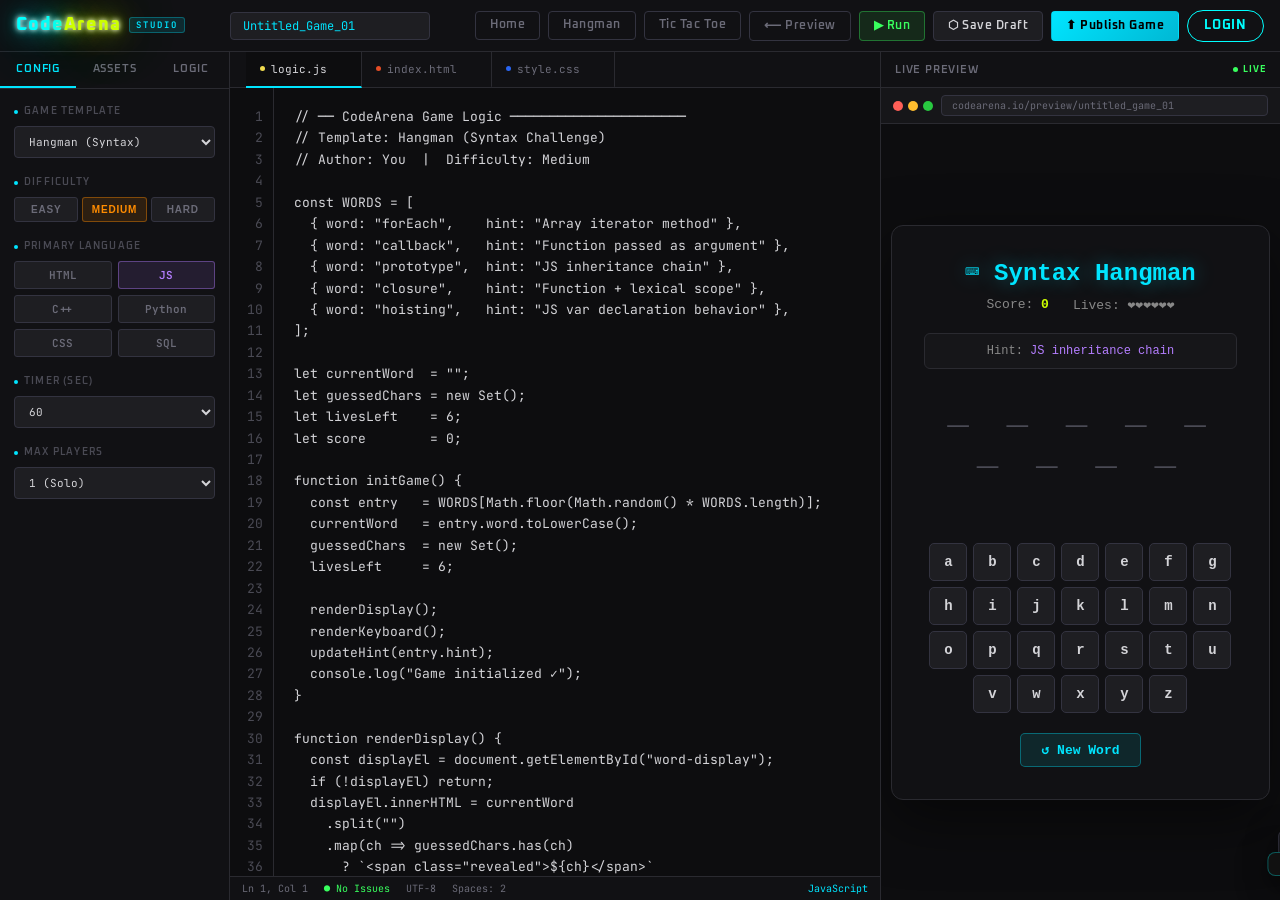
<file: GameBuilder/gamebuilder.html>
<!DOCTYPE html>
<html lang="en">

<head>
    <meta charset="UTF-8">
    <meta name="viewport" content="width=device-width, initial-scale=1.0">
    <title>Game Builder | CodeArena Studio</title>
    <script src="../rocket-cursor.js" defer></script>

    <link
        href="https://fonts.googleapis.com/css2?family=JetBrains+Mono:wght@300;400;500;600;700&family=Oxanium:wght@400;600;700;800&display=swap"
        rel="stylesheet">
    <script defer src="builder-script.js"></script>
    <link rel="stylesheet" href="builder-style.css">
    <script src="../auth-widget.js" defer></script>
</head>

<body>

    <div class="app">

        <!-- ══════════ TOP BAR ══════════ -->
        <header class="topbar">
            <a class="logo" href="../index.html"><span class="code">Code</span><span class="arena">Arena</span><span
                    class="studio-badge">STUDIO</span></a>

            <div class="topbar-center">
                <span id="unsaved-dot" class="unsaved-dot"></span>
                <input type="text" id="game-title" class="title-input" value="Untitled_Game_01" title="Click to rename">
            </div>

            <div class="topbar-right">
                <a class="btn btn-ghost" href="../index.html">Home</a>
                <a class="btn btn-ghost" href="../hangmanPage/hangman.html">Hangman</a>
                <a class="btn btn-ghost" href="../Tictactoe/index.html">Tic Tac Toe</a>
                <button class="btn btn-ghost" id="btn-preview-toggle" title="Toggle preview">⟵ Preview</button>
                <button class="btn btn-run" id="btn-run">▶ Run</button>
                <button class="btn btn-save" id="btn-save">⬡ Save Draft</button>
                <button class="btn btn-publish" id="btn-publish">⬆ Publish Game</button>
                <div class="ca-auth-target"></div>
            </div>
        </header>

        <!-- ══════════ CONTENT BODY ══════════ -->
        <div class="content">

            <!-- ── Left Config Panel ── -->
            <aside class="panel-left">
                <div class="panel-tabs">
                    <div class="panel-tab active" data-tab="config">Config</div>
                    <div class="panel-tab" data-tab="assets">Assets</div>
                    <div class="panel-tab" data-tab="logic">Logic</div>
                </div>
                <div class="panel-body">

                    <!-- CONFIG PANE -->
                    <div class="panel-pane active" id="pane-config">
                        <div class="cfg-label"><span class="dot"></span> Game Template</div>
                        <select class="builder-select" id="sel-template">
                            <option value="hangman">Hangman (Syntax)</option>
                            <option value="tictactoe">Tic Tac Toe (Layout)</option>
                            <option value="maze">Logic Maze</option>
                            <option value="quiz">Code Quiz</option>
                            <option value="blank">Blank Canvas</option>
                        </select>

                        <div class="cfg-label"><span class="dot"></span> Difficulty</div>
                        <div class="diff-picker">
                            <button class="diff-btn" data-d="Easy">Easy</button>
                            <button class="diff-btn active" data-d="Medium">Medium</button>
                            <button class="diff-btn" data-d="Hard">Hard</button>
                        </div>

                        <div class="cfg-label"><span class="dot"></span> Primary Language</div>
                        <div class="lang-grid">
                            <div class="lang-tag" data-lang="HTML">HTML</div>
                            <div class="lang-tag active" data-lang="JS">JS</div>
                            <div class="lang-tag" data-lang="C++">C++</div>
                            <div class="lang-tag" data-lang="Python">Python</div>
                            <div class="lang-tag" data-lang="CSS">CSS</div>
                            <div class="lang-tag" data-lang="SQL">SQL</div>
                        </div>

                        <div class="cfg-label"><span class="dot"></span> Timer (sec)</div>
                        <select class="builder-select" id="sel-timer">
                            <option>Off</option>
                            <option>30</option>
                            <option selected>60</option>
                            <option>120</option>
                            <option>300</option>
                        </select>

                        <div class="cfg-label"><span class="dot"></span> Max Players</div>
                        <select class="builder-select">
                            <option>1 (Solo)</option>
                            <option>2 (Versus)</option>
                            <option>4 (Party)</option>
                        </select>
                    </div>

                    <!-- ASSETS PANE -->
                    <div class="panel-pane" id="pane-assets">
                        <div class="asset-list">
                            <div class="asset-item"><span class="asset-icon">🎵</span><span
                                    class="asset-name">bg_music.mp3</span><span class="asset-size">128kb</span></div>
                            <div class="asset-item"><span class="asset-icon">🖼</span><span
                                    class="asset-name">sprite_player.png</span><span class="asset-size">42kb</span>
                            </div>
                            <div class="asset-item"><span class="asset-icon">🔊</span><span
                                    class="asset-name">sfx_correct.wav</span><span class="asset-size">12kb</span></div>
                            <div class="asset-item"><span class="asset-icon">🔊</span><span
                                    class="asset-name">sfx_wrong.wav</span><span class="asset-size">11kb</span></div>
                        </div>
                        <button class="asset-upload" onclick="showToast('📂 Upload feature coming soon!','info')">+
                            Upload Asset</button>
                        <div class="cfg-label"><span class="dot"></span> Total: 193kb / 5mb</div>
                    </div>

                    <!-- LOGIC PANE -->
                    <div class="panel-pane" id="pane-logic">
                        <div class="logic-item"><span class="logic-dot" style="background:var(--green)"></span><span
                                class="logic-label">onGameStart()</span><span class="logic-val">bound</span></div>
                        <div class="logic-item"><span class="logic-dot" style="background:var(--cyan)"></span><span
                                class="logic-label">onAnswer()</span><span class="logic-val">bound</span></div>
                        <div class="logic-item"><span class="logic-dot" style="background:var(--orange)"></span><span
                                class="logic-label">onTimeout()</span><span class="logic-val">2 hooks</span></div>
                        <div class="logic-item"><span class="logic-dot" style="background:var(--text-dim)"></span><span
                                class="logic-label">onGameEnd()</span><span class="logic-val">unset</span></div>
                        <div class="logic-item"><span class="logic-dot" style="background:var(--purple)"></span><span
                                class="logic-label">onScore()</span><span class="logic-val">bound</span></div>
                        <div style="margin-top:12px">
                            <button class="asset-upload"
                                onclick="showToast('🔧 Visual Logic editor coming soon!','info')">+ Add Hook</button>
                        </div>
                    </div>

                </div>
            </aside>

            <!-- ── Editor ── -->
            <div class="editor-wrap">
                <div class="editor-tabs">
                    <div class="editor-tab active" data-file="logic.js"><span class="tab-dot js"></span>logic.js<span
                            class="tab-close">×</span></div>
                    <div class="editor-tab" data-file="index.html"><span class="tab-dot html"></span>index.html<span
                            class="tab-close">×</span></div>
                    <div class="editor-tab" data-file="style.css"><span class="tab-dot css"></span>style.css<span
                            class="tab-close">×</span></div>
                </div>
                <div class="editor-body">
                    <div class="line-nums" id="line-nums"></div>
                    <textarea class="code-editor" id="code-editor" spellcheck="false"></textarea>
                </div>
                <div class="statusbar">
                    <span class="sb-item"><span>Ln 1, Col 1</span></span>
                    <span class="sb-item sb-ok">● No Issues</span>
                    <span class="sb-item">UTF-8</span>
                    <span class="sb-item">Spaces: 2</span>
                    <span class="sb-item sb-lang" id="sb-lang">JavaScript</span>
                </div>
            </div>

            <!-- ── Preview Panel ── -->
            <div class="panel-right" id="panel-right">
                <div class="preview-header">
                    <span class="preview-title">Live Preview</span>
                    <span class="live-badge"><span class="live-dot"></span> LIVE</span>
                </div>
                <div class="preview-chrome">
                    <div class="chrome-dots">
                        <div class="chrome-dot red"></div>
                        <div class="chrome-dot yellow"></div>
                        <div class="chrome-dot green"></div>
                    </div>
                    <div class="chrome-url" id="chrome-url">codearena.io/preview/untitled</div>
                </div>
                <div class="preview-frame-wrap">
                    <iframe id="preview-frame" sandbox="allow-scripts allow-same-origin"></iframe>
                </div>
            </div>

        </div><!-- /content -->
    </div><!-- /app -->

    <!-- ══════════ PUBLISH MODAL ══════════ -->
    <div class="modal-overlay" id="modal-publish">
        <div class="publish-modal">
            <div class="modal-logo"><span class="code">Code</span><span class="arena">Arena</span></div>
            <div class="modal-sub">GAME PUBLISHER</div>
            <div class="modal-title">Publish Your Game</div>
            <div class="modal-desc">Your game will be live on the CodeArena Library and discoverable by thousands of
                developers worldwide.</div>
            <div class="modal-field">
                <label>Game Title</label>
                <input type="text" class="modal-input" id="pub-title" placeholder="My Awesome Game">
            </div>
            <div class="modal-field">
                <label>Description</label>
                <textarea class="modal-input modal-textarea" id="pub-desc"
                    placeholder="What does your game challenge players to do?"></textarea>
            </div>
            <div class="modal-row">
                <div class="modal-field">
                    <label>Category</label>
                    <select class="modal-input">
                        <option>Syntax Challenge</option>
                        <option>Logic Puzzle</option>
                        <option>Speed Coding</option>
                        <option>Debugging</option>
                    </select>
                </div>
                <div class="modal-field">
                    <label>Visibility</label>
                    <select class="modal-input">
                        <option>Public</option>
                        <option>Unlisted</option>
                        <option>Private</option>
                    </select>
                </div>
            </div>
            <div class="modal-actions">
                <button class="btn btn-ghost" id="cancel-publish">Cancel</button>
                <button class="btn btn-publish" id="confirm-publish">⬆ Deploy to Library</button>
            </div>
        </div>
    </div>

    <!-- ══════════ PUBLISH SUCCESS MODAL ══════════ -->
    <div class="modal-overlay" id="modal-success">
        <div class="success-modal">
            <div class="success-icon">🚀</div>
            <div class="success-title">Game Published!</div>
            <div class="success-sub">Your game is now live on the CodeArena Library</div>
            <div class="success-link-box">
                <span id="pub-link"
                    style="flex:1;overflow:hidden;text-overflow:ellipsis;white-space:nowrap">codearena.io/g/untitled</span>
                <button class="copy-btn" id="copy-link">Copy</button>
            </div>
            <div class="stat-grid">
                <div class="stat-box">
                    <div class="stat-num" style="color:var(--cyan)">0</div>
                    <div class="stat-lbl">Players</div>
                </div>
                <div class="stat-box">
                    <div class="stat-num" style="color:var(--lime)">∞</div>
                    <div class="stat-lbl">Replays</div>
                </div>
                <div class="stat-box">
                    <div class="stat-num" style="color:var(--orange)">—</div>
                    <div class="stat-lbl">Avg Score</div>
                </div>
            </div>
            <button class="btn btn-publish" style="width:100%;justify-content:center" id="close-success">Back to
                Builder</button>
        </div>
    </div>

    <!-- ══════════ SAVE MODAL ══════════ -->
    <div class="modal-overlay" id="modal-save">
        <div class="save-modal">
            <div class="modal-title" style="margin-bottom:4px">Save Draft</div>
            <div class="modal-desc">Version history for <span id="save-game-name"
                    style="color:var(--cyan)">Untitled_Game_01</span></div>
            <div class="save-versions">
                <div class="save-ver"><span class="save-ver-num">v0.3</span><span class="save-ver-time">Just now —
                        auto</span><span class="save-ver-tag">current</span></div>
                <div class="save-ver"><span class="save-ver-num">v0.2</span><span class="save-ver-time">10 minutes
                        ago</span></div>
                <div class="save-ver"><span class="save-ver-num">v0.1</span><span class="save-ver-time">1 hour ago —
                        initial</span></div>
            </div>
            <div class="modal-actions">
                <button class="btn btn-ghost" id="cancel-save">Close</button>
                <button class="btn btn-save" id="confirm-save"
                    style="flex:1;justify-content:center;color:var(--lime);border-color:var(--lime)">⬡ Save Now</button>
            </div>
        </div>
    </div>

    <!-- ══════════ TOAST ══════════ -->
    <div class="toast" id="toast">
        <span class="toast-icon" id="toast-icon">✔</span>
        <span id="toast-msg">Done!</span>
        <span class="toast-close" onclick="hideToast()">×</span>
    </div>


</body>

</html>
</file>
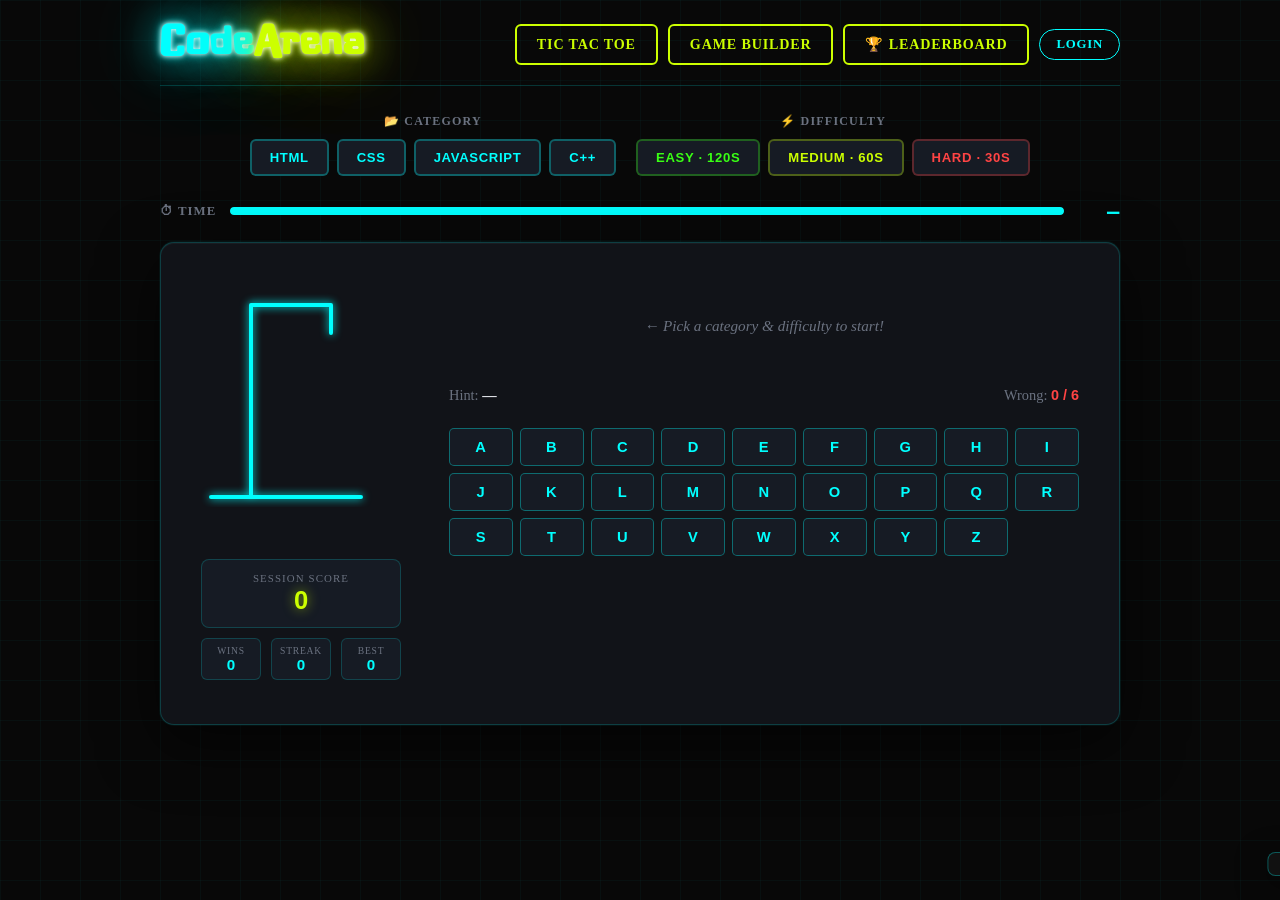
<file: hangmanPage/hangman.html>
<!DOCTYPE html>
<html lang="en">

<head>
  <meta charset="UTF-8" />
  <meta name="viewport" content="width=device-width, initial-scale=1.0" />
  <title>CodeArena – Hangman</title>
  <link rel="preconnect" href="https://fonts.googleapis.com" />
  <link
    href="https://fonts.googleapis.com/css2?family=Open+Sans:wght@400;600;700;800&family=Orbitron:wght@700;900&display=swap"
    rel="stylesheet" />
  <link rel="stylesheet" href="hangman.css">
  <script src="hangman.js" defer></script>
  <script src="../auth-widget.js" defer></script>
      <script src="../rocket-cursor.js" defer></script>


</head>

<body>

  <!-- ═══ HEADER ═══ -->
  <header class="site-header">
    <h1 class="logo-text">
      <a class="logo-link" href="../index.html">
        <span class="code">Code</span><span class="arena">Arena</span>
      </a>
    </h1>
    <div class="header-actions">
      <a class="btn-lb nav-link" href="../Tictactoe/index.html">Tic Tac Toe</a>
      <a class="btn-lb nav-link" href="../GameBuilder/gamebuilder.html">Game Builder</a>
      <a class="btn-lb nav-link" href="../leaderboard.html">🏆 Leaderboard</a>
      <div class="ca-auth-target"></div>  
    </div>
  </header>

  <!-- ═══ CONTROLS STRIP ═══ -->
  <div class="controls-strip">
    <div class="control-group">
      <span class="control-label">📂 Category</span>
      <div class="btn-row">
        <button class="lang-btn" data-lang="html">HTML</button>
        <button class="lang-btn" data-lang="css">CSS</button>
        <button class="lang-btn" data-lang="javascript">JavaScript</button>
        <button class="lang-btn" data-lang="cpp">C++</button>
      </div>
    </div>
    <div class="control-group">
      <span class="control-label">⚡ Difficulty</span>
      <div class="btn-row">
        <button class="diff-btn" data-diff="easy" style="font-family: 'Franklin Gothic Medium', 'Arial Narrow', Arial, sans-serif;" >Easy · 120s</button>
        <button class="diff-btn" data-diff="medium" style="font-family: 'Franklin Gothic Medium', 'Arial Narrow', Arial, sans-serif;">Medium · 60s</button>
        <button class="diff-btn" data-diff="hard" style="font-family: 'Franklin Gothic Medium', 'Arial Narrow', Arial, sans-serif;">Hard · 30s</button>
      </div>
    </div>
  </div>

  <!-- ═══ TIMER BAR ═══ -->
  <div class="timer-section">
    <span class="timer-label">⏱ Time</span>
    <div class="timer-bar-wrap">
      <div class="timer-bar-fill" id="timerFill"></div>
    </div>
    <span class="timer-count" id="timerCount">—</span>
  </div>

  <!-- ═══ RESULT MODAL ═══ -->
  <div class="modal-overlay" id="resultModal">
    <div class="modal-box">
      <div class="modal-emoji" id="modalEmoji">🎉</div>
      <div class="modal-title win" id="modalTitle">You Won!</div>
      <div class="modal-word-row">The word was: <b id="modalWord">—</b></div>
      <div class="score-earned-block" id="scoreBlock">
        <div class="se-row"><span>Base Score</span> <span id="seBase">0</span></div>
        <div class="se-row"><span>Time Bonus</span> <span id="seTime">+0</span></div>
        <div class="se-row"><span>Wrong Penalty</span> <span id="seWrong">-0</span></div>
        <hr class="se-divider" />
        <div class="se-total" id="seTotal">0 pts</div>
      </div>
      <div class="modal-btn-row">
        <button class="btn-primary play-again-btn">▶ Play Again</button>
      </div>
    </div>
  </div>

  <!-- ═══ LEADERBOARD MODAL ═══ -->
  <div class="modal-overlay" id="lbModal">
    <div class="lb-modal-box">
      <div class="lb-header">
        <span class="lb-title">🏆 Leaderboard</span>
        <button class="btn-close" id="lbClose">✕</button>
      </div>
      <div id="lbContent"></div>
      <button class="lb-clear-btn" id="lbClearBtn">🗑 Clear All Scores</button>
    </div>
  </div>

  <!-- ═══ GAME CONTAINER ═══ -->
  <div class="container">

    <!-- CANVAS + STATS SIDE -->
    <div class="hangman-box">
      <canvas id="hangmanCanvas" width="200" height="220"></canvas>
      <div class="diff-badge" id="diffBadge">Easy</div>

      <div class="score-display">
        <div class="score-label">Session Score</div>
        <div class="score-value" id="liveScore" style="font-family: 'Franklin Gothic Medium', 'Arial Narrow', Arial, sans-serif;">0</div>
      </div>
      <div class="session-stats">
        <div class="stat-chip">
          <div class="s-label">Wins</div>
          <div class="s-val" id="statWins" style="font-family: 'Franklin Gothic Medium', 'Arial Narrow', Arial, sans-serif;">0</div>
        </div>
        <div class="stat-chip">
          <div class="s-label">Streak</div>
          <div class="s-val" id="statStreak" style="font-family: 'Franklin Gothic Medium', 'Arial Narrow', Arial, sans-serif;">0</div>
        </div>
        <div class="stat-chip">
          <div class="s-label">Best</div>
          <div class="s-val" id="statBest" style="font-family: 'Franklin Gothic Medium', 'Arial Narrow', Arial, sans-serif;">0</div>
        </div>
      </div>
    </div>

    <!-- GAME AREA -->
    <div class="game-box">
      <ul class="word-display" id="wordDisplay">
        <li class="idle-prompt">← Pick a category &amp; difficulty to start!</li>
      </ul>
      <div class="info-row">
        <h4 class="hint-text">Hint: <b id="hintVal">—</b></h4>
        <h4 class="guesses-text">Wrong: <b id="guessesVal" style="font-family: 'Franklin Gothic Medium', 'Arial Narrow', Arial, sans-serif;">0 / 6</b></h4>
      </div>
      <div class="keyboard" id="keyboard">
        <button>a</button><button>b</button><button>c</button>
        <button>d</button><button>e</button><button>f</button>
        <button>g</button><button>h</button><button>i</button>
        <button>j</button><button>k</button><button>l</button>
        <button>m</button><button>n</button><button>o</button>
        <button>p</button><button>q</button><button>r</button>
        <button>s</button><button>t</button><button>u</button>
        <button>v</button><button>w</button><button>x</button>
        <button>y</button><button>z</button>
      </div>
    </div>
  </div>


</body>

</html>
</file>
<file: GameBuilder/builder-style.css>
/* ─── Reset & Tokens ─────────────────────────────────────── */
*,
*::before,
*::after {
    margin: 0;
    padding: 0;
    box-sizing: border-box;
}

:root {
    --bg: #0d0d0f;
    --bg2: #111114;
    --bg3: #161619;
    --bg4: #1e1e22;
    --bg5: #252529;
    --border: #2a2a30;
    --border2: #333340;
    --text: #d4d4d8;
    --text-muted: #6b6b78;
    --text-dim: #4a4a54;
    --cyan: #00e5ff;
    --lime: #ccff00;
    --orange: #ff8c00;
    --red: #ff3d3d;
    --green: #39ff5e;
    --purple: #b47eff;
    --font-mono: 'JetBrains Mono', monospace;
    --font-ui: 'Oxanium', sans-serif;
}

html,
body {
    height: 100%;
    overflow: hidden;
}

body {
    background: var(--bg);
    color: var(--text);
    font-family: var(--font-ui);
    font-size: 13px;
}

/* scrollbar */
::-webkit-scrollbar {
    width: 6px;
    height: 6px;
}

::-webkit-scrollbar-track {
    background: transparent;
}

::-webkit-scrollbar-thumb {
    background: var(--border2);
    border-radius: 3px;
}

::-webkit-scrollbar-thumb:hover {
    background: #555;
}

/* ─── Logo ───────────────────────────────────────────────── */
.logo {
    font-family: var(--font-ui);
    font-weight: 800;
    font-size: 18px;
    letter-spacing: 1px;
    user-select: none;
    text-decoration: none;
}

.logo .code {
    color: #00ffff;
    text-shadow: 0 0 5px #fff, 0 0 10px #00ffff, 0 0 30px #00ffff, 0 0 70px #008080;
}

.logo .arena {
    color: #ccff00;
    text-shadow: 0 0 5px #fff, 0 0 10px #ccff00, 0 0 30px #ccff00, 0 0 70px #6b8500;
}

.logo .studio-badge {
    display: inline-block;
    font-size: 9px;
    font-family: var(--font-mono);
    font-weight: 600;
    background: rgba(0, 229, 255, 0.12);
    color: var(--cyan);
    border: 1px solid rgba(0, 229, 255, 0.3);
    padding: 1px 6px;
    border-radius: 3px;
    margin-left: 8px;
    vertical-align: middle;
    letter-spacing: 2px;
    text-shadow: none;
}

/* ─── Layout ─────────────────────────────────────────────── */
.app {
    display: flex;
    flex-direction: column;
    height: 100vh;
}

/* ─── Top Bar ────────────────────────────────────────────── */
.topbar {
    height: 52px;
    background: var(--bg2);
    border-bottom: 1px solid var(--border);
    display: flex;
    align-items: center;
    padding: 0 16px;
    gap: 16px;
    flex-shrink: 0;
    position: relative;
    z-index: 100;
}

.topbar-center {
    flex: 1;
    display: flex;
    align-items: center;
    justify-content: center;
    gap: 12px;
}

.title-input {
    background: var(--bg4);
    border: 1px solid var(--border2);
    color: var(--cyan);
    padding: 5px 12px;
    border-radius: 4px;
    font-family: var(--font-mono);
    font-size: 12px;
    width: 200px;
    transition: border-color 0.2s;
    outline: none;
}

.title-input:focus {
    border-color: var(--cyan);
    box-shadow: 0 0 0 2px rgba(0, 229, 255, 0.1);
}

.unsaved-dot {
    width: 7px;
    height: 7px;
    border-radius: 50%;
    background: var(--orange);
    display: none;
}

.unsaved-dot.visible {
    display: block;
}

.topbar-right {
    display: flex;
    align-items: center;
    gap: 8px;
}

.topbar-right a {
    text-decoration: none;
}

/* ─── Buttons ────────────────────────────────────────────── */
.btn {
    display: inline-flex;
    align-items: center;
    gap: 6px;
    padding: 6px 14px;
    border-radius: 4px;
    font-family: var(--font-ui);
    font-size: 12px;
    font-weight: 600;
    cursor: pointer;
    border: 1px solid transparent;
    transition: all 0.18s;
    white-space: nowrap;
    letter-spacing: 0.5px;
}

.btn-ghost {
    background: transparent;
    color: var(--text-muted);
    border-color: var(--border2);
}

.btn-ghost:hover {
    color: var(--text);
    border-color: #555;
    background: var(--bg4);
}

.btn-save {
    background: var(--bg4);
    color: var(--text);
    border-color: var(--border2);
}

.btn-save:hover {
    border-color: var(--lime);
    color: var(--lime);
}

.btn-save:active {
    transform: scale(0.97);
}

.btn-run {
    background: rgba(57, 255, 94, 0.1);
    color: var(--green);
    border-color: rgba(57, 255, 94, 0.35);
}

.btn-run:hover {
    background: rgba(57, 255, 94, 0.18);
    box-shadow: 0 0 12px rgba(57, 255, 94, 0.2);
}

.btn-run:active {
    transform: scale(0.97);
}

.btn-publish {
    background: linear-gradient(135deg, #00e5ff 0%, #00b8d4 100%);
    color: #000;
    border-color: transparent;
    font-weight: 700;
}

.btn-publish:hover {
    box-shadow: 0 0 18px rgba(0, 229, 255, 0.5);
    transform: translateY(-1px);
}

.btn-publish:active {
    transform: scale(0.97) translateY(0);
}

/* ─── Content Body ───────────────────────────────────────── */
.content {
    display: flex;
    flex: 1;
    overflow: hidden;
}

/* ─── Left Panel (Config) ────────────────────────────────── */
.panel-left {
    width: 230px;
    flex-shrink: 0;
    background: var(--bg2);
    border-right: 1px solid var(--border);
    display: flex;
    flex-direction: column;
    overflow: hidden;
}

.panel-tabs {
    display: flex;
    border-bottom: 1px solid var(--border);
}

.panel-tab {
    flex: 1;
    padding: 10px 4px;
    text-align: center;
    font-size: 11px;
    font-weight: 600;
    letter-spacing: 0.8px;
    color: var(--text-muted);
    cursor: pointer;
    text-transform: uppercase;
    border-bottom: 2px solid transparent;
    transition: all 0.2s;
}

.panel-tab:hover {
    color: var(--text);
}

.panel-tab.active {
    color: var(--cyan);
    border-bottom-color: var(--cyan);
}

.panel-body {
    flex: 1;
    overflow-y: auto;
    padding: 16px 14px;
}

/* config rows */
.cfg-label {
    font-size: 10px;
    font-weight: 600;
    letter-spacing: 1.2px;
    color: var(--text-dim);
    text-transform: uppercase;
    display: flex;
    align-items: center;
    gap: 6px;
    margin-bottom: 8px;
    margin-top: 18px;
}

.cfg-label:first-child {
    margin-top: 0;
}

.cfg-label .dot {
    width: 4px;
    height: 4px;
    border-radius: 50%;
    background: var(--cyan);
}

.builder-select {
    width: 100%;
    background: var(--bg4);
    color: var(--text);
    border: 1px solid var(--border2);
    padding: 7px 10px;
    border-radius: 4px;
    font-family: var(--font-mono);
    font-size: 11px;
    cursor: pointer;
    outline: none;
    transition: border-color 0.2s;
}

.builder-select:focus {
    border-color: var(--cyan);
}

.diff-picker {
    display: flex;
    gap: 4px;
}

.diff-btn {
    flex: 1;
    padding: 6px 0;
    border-radius: 3px;
    font-size: 10px;
    font-weight: 700;
    letter-spacing: 0.8px;
    text-transform: uppercase;
    cursor: pointer;
    background: var(--bg4);
    color: var(--text-muted);
    border: 1px solid var(--border2);
    transition: all 0.18s;
}

.diff-btn:hover {
    color: var(--text);
}

.diff-btn.active[data-d="Easy"] {
    background: rgba(57, 255, 94, 0.12);
    color: var(--green);
    border-color: rgba(57, 255, 94, 0.4);
}

.diff-btn.active[data-d="Medium"] {
    background: rgba(255, 140, 0, 0.12);
    color: var(--orange);
    border-color: rgba(255, 140, 0, 0.4);
}

.diff-btn.active[data-d="Hard"] {
    background: rgba(255, 61, 61, 0.12);
    color: var(--red);
    border-color: rgba(255, 61, 61, 0.4);
}

.lang-grid {
    display: grid;
    grid-template-columns: 1fr 1fr;
    gap: 6px;
}

.lang-tag {
    padding: 6px 0;
    text-align: center;
    border-radius: 3px;
    font-size: 11px;
    font-weight: 600;
    font-family: var(--font-mono);
    cursor: pointer;
    background: var(--bg4);
    color: var(--text-muted);
    border: 1px solid var(--border2);
    transition: all 0.18s;
}

.lang-tag:hover {
    color: var(--text);
}

.lang-tag.active {
    background: rgba(180, 126, 255, 0.12);
    color: var(--purple);
    border-color: rgba(180, 126, 255, 0.4);
}

/* assets panel placeholders */
.asset-list {
    display: flex;
    flex-direction: column;
    gap: 6px;
}

.asset-item {
    display: flex;
    align-items: center;
    gap: 8px;
    padding: 8px 10px;
    background: var(--bg4);
    border: 1px solid var(--border);
    border-radius: 4px;
    font-size: 11px;
    font-family: var(--font-mono);
}

.asset-icon {
    font-size: 14px;
}

.asset-name {
    color: var(--text);
    flex: 1;
}

.asset-size {
    color: var(--text-muted);
    font-size: 10px;
}

.asset-upload {
    width: 100%;
    margin-top: 10px;
    padding: 10px;
    border-radius: 4px;
    border: 1px dashed var(--border2);
    background: transparent;
    color: var(--text-muted);
    font-family: var(--font-ui);
    font-size: 11px;
    cursor: pointer;
    text-align: center;
    transition: all 0.2s;
}

.asset-upload:hover {
    border-color: var(--cyan);
    color: var(--cyan);
}

/* logic panel */
.logic-item {
    display: flex;
    align-items: center;
    gap: 8px;
    padding: 8px 10px;
    background: var(--bg4);
    border: 1px solid var(--border);
    border-radius: 4px;
    margin-bottom: 6px;
    font-size: 11px;
    cursor: pointer;
    transition: all 0.18s;
}

.logic-item:hover {
    border-color: var(--border2);
}

.logic-dot {
    width: 6px;
    height: 6px;
    border-radius: 50%;
    flex-shrink: 0;
}

.logic-label {
    flex: 1;
    font-family: var(--font-mono);
    color: var(--text);
}

.logic-val {
    font-family: var(--font-mono);
    color: var(--cyan);
    font-size: 10px;
}

/* ─── Editor Center ───────────────────────────────────────── */
.editor-wrap {
    flex: 1;
    display: flex;
    flex-direction: column;
    background: var(--bg);
    overflow: hidden;
    min-width: 0;
}

.editor-tabs {
    display: flex;
    align-items: center;
    background: var(--bg2);
    border-bottom: 1px solid var(--border);
    padding: 0 16px;
    gap: 0;
    height: 36px;
}

.editor-tab {
    display: flex;
    align-items: center;
    gap: 6px;
    padding: 0 14px;
    height: 36px;
    font-size: 11px;
    font-family: var(--font-mono);
    color: var(--text-muted);
    cursor: pointer;
    border-right: 1px solid var(--border);
    border-bottom: 2px solid transparent;
    transition: all 0.15s;
}

.editor-tab:hover {
    color: var(--text);
    background: var(--bg3);
}

.editor-tab.active {
    color: var(--text);
    background: var(--bg);
    border-bottom-color: var(--cyan);
}

.editor-tab .tab-dot {
    width: 5px;
    height: 5px;
    border-radius: 50%;
}

.tab-dot.js {
    background: #f0db4f;
}

.tab-dot.html {
    background: #e44d26;
}

.tab-dot.css {
    background: #2965f1;
}

.tab-close {
    width: 14px;
    height: 14px;
    display: flex;
    align-items: center;
    justify-content: center;
    border-radius: 2px;
    opacity: 0;
    font-size: 11px;
    color: var(--text-muted);
}

.editor-tab:hover .tab-close {
    opacity: 1;
}

.editor-tab .tab-close:hover {
    background: var(--bg5);
    color: var(--text);
}

.editor-body {
    flex: 1;
    display: flex;
    overflow: hidden;
}

/* line numbers */
.line-nums {
    width: 44px;
    background: var(--bg);
    padding: 18px 0 18px 0;
    font-family: var(--font-mono);
    font-size: 13px;
    color: var(--text-dim);
    text-align: right;
    padding-right: 10px;
    overflow: hidden;
    user-select: none;
    border-right: 1px solid var(--border);
    flex-shrink: 0;
    line-height: 1.65;
}

.code-editor {
    flex: 1;
    background: transparent;
    color: var(--text);
    padding: 18px 20px;
    font-family: var(--font-mono);
    font-size: 13px;
    border: none;
    outline: none;
    resize: none;
    line-height: 1.65;
    tab-size: 2;
    overflow-y: auto;
    caret-color: var(--cyan);
}

/* status bar */
.statusbar {
    height: 24px;
    background: var(--bg2);
    border-top: 1px solid var(--border);
    display: flex;
    align-items: center;
    padding: 0 12px;
    gap: 16px;
    font-size: 10px;
    font-family: var(--font-mono);
    color: var(--text-muted);
}

.statusbar .sb-item {
    display: flex;
    align-items: center;
    gap: 4px;
    cursor: default;
}

.statusbar .sb-item:hover {
    color: var(--text);
}

.statusbar .sb-lang {
    color: var(--cyan);
    margin-left: auto;
}

.statusbar .sb-ok {
    color: var(--green);
}

.statusbar .sb-warn {
    color: var(--orange);
}

/* ─── Right Panel (Preview) ──────────────────────────────── */
.panel-right {
    width: 400px;
    flex-shrink: 0;
    background: var(--bg2);
    border-left: 1px solid var(--border);
    display: flex;
    flex-direction: column;
}

.preview-header {
    height: 36px;
    background: var(--bg2);
    border-bottom: 1px solid var(--border);
    display: flex;
    align-items: center;
    padding: 0 14px;
    gap: 10px;
    flex-shrink: 0;
}

.preview-title {
    font-size: 11px;
    font-weight: 600;
    letter-spacing: 0.8px;
    text-transform: uppercase;
    color: var(--text-muted);
    flex: 1;
}

.live-badge {
    display: flex;
    align-items: center;
    gap: 5px;
    font-size: 9px;
    font-weight: 700;
    letter-spacing: 1px;
    color: var(--green);
    text-transform: uppercase;
}

.live-dot {
    width: 5px;
    height: 5px;
    border-radius: 50%;
    background: var(--green);
    animation: pulse-dot 1.4s ease-in-out infinite;
}

@keyframes pulse-dot {

    0%,
    100% {
        opacity: 1;
        transform: scale(1)
    }

    50% {
        opacity: .4;
        transform: scale(0.8)
    }
}

/* browser chrome */
.preview-chrome {
    background: var(--bg3);
    border-bottom: 1px solid var(--border);
    padding: 7px 12px;
    display: flex;
    align-items: center;
    gap: 8px;
    flex-shrink: 0;
}

.chrome-dots {
    display: flex;
    gap: 5px;
}

.chrome-dot {
    width: 10px;
    height: 10px;
    border-radius: 50%;
}

.chrome-dot.red {
    background: #ff5f57;
}

.chrome-dot.yellow {
    background: #febc2e;
}

.chrome-dot.green {
    background: #28c840;
}

.chrome-url {
    flex: 1;
    background: var(--bg4);
    border: 1px solid var(--border2);
    color: var(--text-muted);
    padding: 3px 10px;
    border-radius: 4px;
    font-family: var(--font-mono);
    font-size: 10px;
}

.preview-frame-wrap {
    flex: 1;
    overflow: hidden;
    position: relative;
    background: #fff;
}

#preview-frame {
    width: 100%;
    height: 100%;
    border: none;
    background: #fff;
}

/* ─── MODAL OVERLAY ──────────────────────────────────────── */
.modal-overlay {
    position: fixed;
    inset: 0;
    z-index: 999;
    background: rgba(0, 0, 0, 0.75);
    backdrop-filter: blur(4px);
    display: flex;
    align-items: center;
    justify-content: center;
    opacity: 0;
    pointer-events: none;
    transition: opacity 0.25s;
}

.modal-overlay.open {
    opacity: 1;
    pointer-events: all;
}

/* ── Publish Modal ── */
.publish-modal {
    background: var(--bg3);
    border: 1px solid var(--border2);
    border-radius: 10px;
    padding: 32px;
    width: 460px;
    max-width: 95vw;
    box-shadow: 0 30px 80px rgba(0, 0, 0, 0.6);
    transform: translateY(16px);
    transition: transform 0.25s;
}

.modal-overlay.open .publish-modal {
    transform: translateY(0);
}

.modal-logo {
    font-family: var(--font-ui);
    font-weight: 800;
    font-size: 22px;
    margin-bottom: 4px;
}

.modal-sub {
    font-size: 11px;
    color: var(--text-muted);
    margin-bottom: 24px;
    letter-spacing: 0.5px;
}

.modal-title {
    font-size: 18px;
    font-weight: 700;
    margin-bottom: 4px;
}

.modal-desc {
    font-size: 12px;
    color: var(--text-muted);
    margin-bottom: 24px;
    line-height: 1.6;
}

.modal-field {
    margin-bottom: 14px;
}

.modal-field label {
    display: block;
    font-size: 10px;
    font-weight: 600;
    letter-spacing: 1px;
    text-transform: uppercase;
    color: var(--text-muted);
    margin-bottom: 5px;
}

.modal-input {
    width: 100%;
    background: var(--bg4);
    border: 1px solid var(--border2);
    color: var(--text);
    padding: 8px 12px;
    border-radius: 4px;
    font-family: var(--font-mono);
    font-size: 12px;
    outline: none;
    transition: border-color 0.2s;
}

.modal-input:focus {
    border-color: var(--cyan);
    box-shadow: 0 0 0 2px rgba(0, 229, 255, 0.1);
}

.modal-textarea {
    resize: vertical;
    min-height: 64px;
}

.modal-row {
    display: flex;
    gap: 10px;
}

.modal-row .modal-field {
    flex: 1;
}

.modal-actions {
    display: flex;
    gap: 10px;
    margin-top: 24px;
}

.modal-actions .btn {
    flex: 1;
    justify-content: center;
    padding: 10px;
    font-size: 13px;
}

/* ── Publish Success Modal ── */
.success-modal {
    background: var(--bg3);
    border: 1px solid rgba(57, 255, 94, 0.3);
    border-radius: 10px;
    padding: 40px 32px;
    width: 420px;
    max-width: 95vw;
    box-shadow: 0 30px 80px rgba(0, 0, 0, 0.6), 0 0 60px rgba(57, 255, 94, 0.06);
    text-align: center;
    transform: translateY(16px) scale(0.97);
    transition: transform 0.3s;
}

.modal-overlay.open .success-modal {
    transform: translateY(0) scale(1);
}

.success-icon {
    font-size: 48px;
    margin-bottom: 16px;
}

.success-title {
    font-size: 22px;
    font-weight: 800;
    color: var(--green);
    margin-bottom: 6px;
}

.success-sub {
    font-size: 12px;
    color: var(--text-muted);
    margin-bottom: 24px;
}

.success-link-box {
    background: var(--bg4);
    border: 1px solid var(--border2);
    border-radius: 5px;
    padding: 10px 14px;
    font-family: var(--font-mono);
    font-size: 12px;
    color: var(--cyan);
    text-align: left;
    display: flex;
    align-items: center;
    gap: 10px;
    margin-bottom: 20px;
}

.copy-btn {
    background: var(--bg5);
    border: 1px solid var(--border2);
    color: var(--text-muted);
    border-radius: 3px;
    padding: 4px 8px;
    font-size: 10px;
    cursor: pointer;
    font-family: var(--font-ui);
    transition: all 0.2s;
    flex-shrink: 0;
}

.copy-btn:hover {
    color: var(--lime);
    border-color: var(--lime);
}

.stat-grid {
    display: grid;
    grid-template-columns: 1fr 1fr 1fr;
    gap: 10px;
    margin-bottom: 20px;
}

.stat-box {
    background: var(--bg4);
    border: 1px solid var(--border);
    border-radius: 5px;
    padding: 10px;
}

.stat-num {
    font-size: 18px;
    font-weight: 800;
    color: var(--text);
}

.stat-lbl {
    font-size: 9px;
    color: var(--text-muted);
    text-transform: uppercase;
    letter-spacing: 0.8px;
    margin-top: 2px;
}

/* ── Save Modal ── */
.save-modal {
    background: var(--bg3);
    border: 1px solid var(--border2);
    border-radius: 8px;
    padding: 28px;
    width: 380px;
    max-width: 95vw;
    box-shadow: 0 30px 60px rgba(0, 0, 0, 0.5);
    transform: translateY(16px);
    transition: transform 0.25s;
}

.modal-overlay.open .save-modal {
    transform: translateY(0);
}

.save-versions {
    display: flex;
    flex-direction: column;
    gap: 6px;
    margin-bottom: 20px;
}

.save-ver {
    display: flex;
    align-items: center;
    gap: 10px;
    padding: 8px 10px;
    background: var(--bg4);
    border: 1px solid var(--border);
    border-radius: 4px;
    font-size: 11px;
}

.save-ver-num {
    font-family: var(--font-mono);
    color: var(--lime);
    width: 40px;
}

.save-ver-time {
    color: var(--text-muted);
    flex: 1;
}

.save-ver-tag {
    font-size: 9px;
    padding: 1px 6px;
    border-radius: 2px;
    background: rgba(0, 229, 255, 0.1);
    color: var(--cyan);
}

/* ─── Notification toast ─────────────────────────────────── */
.toast {
    position: fixed;
    bottom: 24px;
    right: 24px;
    z-index: 9999;
    background: var(--bg3);
    border: 1px solid var(--border2);
    border-radius: 6px;
    padding: 12px 18px;
    font-size: 12px;
    color: var(--text);
    box-shadow: 0 8px 30px rgba(0, 0, 0, 0.5);
    display: flex;
    align-items: center;
    gap: 10px;
    transform: translateX(120%);
    transition: transform 0.3s cubic-bezier(.175, .885, .32, 1.275);
    max-width: 300px;
}

.toast.show {
    transform: translateX(0);
}

.toast-icon {
    font-size: 16px;
}

.toast-close {
    margin-left: auto;
    cursor: pointer;
    color: var(--text-muted);
    font-size: 14px;
}

.toast-close:hover {
    color: var(--text);
}

/* ─── Panel tabs content ─────────────────────────────────── */
.panel-pane {
    display: none;
}

.panel-pane.active {
    display: block;
}

/* ─── Error indicator ────────────────────────────────────── */
.err-line {
    background: rgba(255, 61, 61, 0.08);
    border-left: 2px solid var(--red);
}

/* ─── Resize handle ──────────────────────────────────────── */
.resize-handle {
    width: 4px;
    cursor: col-resize;
    background: transparent;
    flex-shrink: 0;
    transition: background 0.15s;
}

.resize-handle:hover {
    background: var(--cyan);
}
</file>
<file: hangmanPage/hangman.css>
/* ═══════════════════════════════════════════
       RESET & BASE
    ═══════════════════════════════════════════ */
@font-face {
    font-family: 'Zolla';
    src: url('../assets/Zolla.woff2') format('woff2');
    font-weight: normal;
    font-style: normal;
    font-display: swap;
}

@font-face {
    font-family: 'Zolla-Outline';
    src: url('../assets/ZollaOutlined.woff2') format('woff2');
    font-weight: normal;
    font-style: normal;
    font-display: swap;
}

*,
*::before,
*::after {
    margin: 0;
    padding: 0;
    box-sizing: border-box;
}

:root {
    --cyan: #00ffff;
    --yellow: #ccff00;
    --bg: #080808;
    --surface: #111318;
    --surface2: #161b24;
    --border: rgba(0, 255, 255, .18);
    --text: #e8eaf0;
    --muted: #6b7280;
    --red: #ff4444;
    --orange: #ff8c00;
    --green: #39ff14;
}

body {
    display: flex;
    flex-direction: column;
    align-items: center;
    min-height: 100vh;
    background: var(--bg);
    color: var(--text);
    padding: 0 10px 60px;
    background-image:
        linear-gradient(rgba(0, 255, 255, .03) 1px, transparent 1px),
        linear-gradient(90deg, rgba(0, 255, 255, .03) 1px, transparent 1px);
    background-size: 40px 40px;
}

/* ═══════════════════════════════════════════
       HEADER
    ═══════════════════════════════════════════ */
.site-header {
    width: 100%;
    max-width: 960px;
    display: flex;
    align-items: center;
    justify-content: space-between;
    padding: 24px 0 20px;
    border-bottom: 1px solid var(--border);
    margin-bottom: 28px;
    flex-wrap: wrap;
    gap: 12px;
}

.logo-text {
    font-family: 'Zolla', sans-serif;
    font-size: clamp(1.6rem, 5vw, 2.4rem);
    font-weight: 900;
    line-height: 1;
    letter-spacing: .05em;
}

.logo-link {
    text-decoration: none;
}

.code {
    color: #00ffff;
    text-shadow: 0 0 5px #fff, 0 0 10px #00ffff, 0 0 40px #00ffff, 0 0 80px #008080;
}

.arena {
    color: #ccff00;
    text-shadow: 0 0 5px #fff, 0 0 10px #ccff00, 0 0 40px #ccff00, 0 0 80px #88aa00;
}

.header-actions {
    display: flex;
    gap: 10px;
    align-items: center;
}

.btn-lb {
    display: flex;
    align-items: center;
    gap: 8px;
    padding: 10px 20px;
    background: transparent;
    border: 2px solid var(--yellow);
    color: var(--yellow);
    font-weight: 700;
    font-size: .88rem;
    border-radius: 6px;
    cursor: pointer;
    text-transform: uppercase;
    letter-spacing: .06em;
    transition: background .2s, box-shadow .2s, color .2s;
}

.btn-lb:hover {
    background: var(--yellow);
    color: #000;
    box-shadow: 0 0 16px var(--yellow);
}

.nav-link {
    text-decoration: none;
}

/* ═══════════════════════════════════════════
       CONTROLS STRIP
    ═══════════════════════════════════════════ */
.controls-strip {
    width: 100%;
    max-width: 960px;
    display: flex;
    flex-wrap: wrap;
    gap: 20px;
    justify-content: center;
    margin-bottom: 24px;
}

.control-group {
    display: flex;
    flex-direction: column;
    align-items: center;
    gap: 10px;
}

.control-label {
    font-size: .75rem;
    font-weight: 700;
    text-transform: uppercase;
    letter-spacing: .1em;
    color: var(--muted);
}

.btn-row {
    display: flex;
    gap: 8px;
    flex-wrap: wrap;
    justify-content: center;
    
}

.lang-btn {
    padding: 9px 18px;
    border: 2px solid rgba(0, 255, 255, .3);
    background: var(--surface2);
    color: var(--cyan);
    font-weight: 700;
    font-size: .82rem;
    border-radius: 6px;
    cursor: pointer;
    text-transform: uppercase;
    letter-spacing: .05em;
    transition: all .2s;
}

.lang-btn:hover {
    border-color: var(--cyan);
    box-shadow: 0 0 10px rgba(0, 255, 255, .25);
}

.lang-btn.active {
    background: var(--cyan);
    color: #000;
    border-color: var(--cyan);
    box-shadow: 0 0 18px rgba(0, 255, 255, .55);
}

.diff-btn {
    padding: 9px 18px;
    border: 2px solid transparent;
    font-weight: 700;
    font-size: .82rem;
    border-radius: 6px;
    cursor: pointer;
    text-transform: uppercase;
    letter-spacing: .05em;
    background: var(--surface2);
    transition: all .2s;
}

.diff-btn[data-diff="easy"] {
    color: var(--green);
    border-color: rgba(57, 255, 20, .3);
}

.diff-btn[data-diff="medium"] {
    color: var(--yellow);
    border-color: rgba(204, 255, 0, .3);
}

.diff-btn[data-diff="hard"] {
    color: var(--red);
    border-color: rgba(255, 68, 68, .3);
}

.diff-btn[data-diff="easy"]:hover {
    border-color: var(--green);
    box-shadow: 0 0 12px rgba(57, 255, 20, .3);
}

.diff-btn[data-diff="medium"]:hover {
    border-color: var(--yellow);
    box-shadow: 0 0 12px rgba(204, 255, 0, .3);
}

.diff-btn[data-diff="hard"]:hover {
    border-color: var(--red);
    box-shadow: 0 0 12px rgba(255, 68, 68, .3);
}

.diff-btn.active[data-diff="easy"] {
    background: var(--green);
    color: #000;
    box-shadow: 0 0 20px rgba(57, 255, 20, .5);
}

.diff-btn.active[data-diff="medium"] {
    background: var(--yellow);
    color: #000;
    box-shadow: 0 0 20px rgba(204, 255, 0, .5);
}

.diff-btn.active[data-diff="hard"] {
    background: var(--red);
    color: #fff;
    box-shadow: 0 0 20px rgba(255, 68, 68, .5);
}

/* ═══════════════════════════════════════════
       TIMER BAR
    ═══════════════════════════════════════════ */
.timer-section {
    width: 100%;
    max-width: 960px;
    margin-bottom: 20px;
    display: flex;
    align-items: center;
    gap: 14px;
}

.timer-label {
    font-size: .8rem;
    font-weight: 700;
    text-transform: uppercase;
    letter-spacing: .08em;
    color: var(--muted);
    flex-shrink: 0;
    min-width: 46px;
}

.timer-bar-wrap {
    flex: 1;
    height: 8px;
    background: rgba(255, 255, 255, .08);
    border-radius: 99px;
    overflow: hidden;
}

.timer-bar-fill {
    height: 100%;
    width: 100%;
    background: var(--cyan);
    border-radius: 99px;
    transition: width .9s linear, background .4s;
    box-shadow: 0 0 8px var(--cyan);
}

.timer-bar-fill.warn {
    background: var(--orange);
    box-shadow: 0 0 8px var(--orange);
}

.timer-bar-fill.danger {
    background: var(--red);
    box-shadow: 0 0 10px var(--red);
    animation: pulse-bar .5s infinite alternate;
}

@keyframes pulse-bar {
    from {
        opacity: 1
    }

    to {
        opacity: .5
    }
}

.timer-count {
    font-family: 'Orbitron', monospace;
    font-size: 1.1rem;
    font-weight: 700;
    min-width: 42px;
    text-align: right;
    color: var(--cyan);
    transition: color .3s;
    flex-shrink: 0;
}

.timer-count.warn {
    color: var(--orange);
}

.timer-count.danger {
    color: var(--red);
}

/* ═══════════════════════════════════════════
       MAIN GAME CONTAINER
    ═══════════════════════════════════════════ */
.container {
    width: 100%;
    max-width: 960px;
    background: var(--surface);
    display: flex;
    gap: 48px;
    align-items: flex-start;
    padding: 44px 40px;
    border-radius: 14px;
    border: 1px solid var(--border);
    box-shadow: 0 0 0 1px rgba(0, 255, 255, .05), 0 20px 60px rgba(0, 0, 0, .6), inset 0 1px 0 rgba(255, 255, 255, .04);
}

.hangman-box {
    flex-shrink: 0;
    display: flex;
    flex-direction: column;
    align-items: center;
}

#hangmanCanvas {
    display: block;
    width: 200px;
    height: 220px;
    border-radius: 8px;
}

.diff-badge {
    margin-top: 12px;
    font-size: .7rem;
    font-weight: 700;
    text-transform: uppercase;
    letter-spacing: .12em;
    padding: 4px 12px;
    border-radius: 99px;
    border: 1.5px solid;
    opacity: 0;
    transition: opacity .3s;
}

.diff-badge.show {
    opacity: 1;
}

.diff-badge.easy {
    color: var(--green);
    border-color: var(--green);
}

.diff-badge.medium {
    color: var(--yellow);
    border-color: var(--yellow);
}

.diff-badge.hard {
    color: var(--red);
    border-color: var(--red);
}

.score-display {
    margin-top: 18px;
    text-align: center;
    background: var(--surface2);
    border: 1px solid var(--border);
    border-radius: 8px;
    padding: 12px 20px;
    width: 100%;
}

.score-label {
    font-size: .68rem;
    text-transform: uppercase;
    letter-spacing: .1em;
    color: var(--muted);
    margin-bottom: 2px;
}

.score-value {
    font-family: 'Orbitron', monospace;
    font-size: 1.6rem;
    font-weight: 700;
    color: var(--yellow);
    text-shadow: 0 0 12px rgba(204, 255, 0, .6);
}

.session-stats {
    margin-top: 10px;
    display: flex;
    gap: 10px;
    justify-content: center;
    width: 100%;
}

.stat-chip {
    flex: 1;
    background: var(--surface2);
    border: 1px solid var(--border);
    border-radius: 6px;
    padding: 6px 8px;
    text-align: center;
}

.stat-chip .s-label {
    font-size: .6rem;
    color: var(--muted);
    text-transform: uppercase;
    letter-spacing: .08em;
}

.stat-chip .s-val {
    font-family: 'Orbitron', monospace;
    font-size: .95rem;
    font-weight: 700;
    color: var(--cyan);
}

/* ── GAME AREA ── */
.game-box {
    width: 100%;
}

.word-display {
    display: flex;
    gap: 10px;
    list-style: none;
    align-items: flex-end;
    justify-content: center;
    flex-wrap: wrap;
    min-height: 80px;
    padding-bottom: 8px;
}

.word-display .letter {
    width: 30px;
    font-size: 1.9rem;
    font-weight: 700;
    text-align: center;
    text-transform: uppercase;
    color: var(--cyan);
    border-bottom: 3px solid var(--cyan);
    transition: color .2s, border-color .2s;
    line-height: 1;
    padding-bottom: 4px;
}

.word-display .letter.guessed {
    border-color: transparent;
    text-shadow: 0 0 10px var(--cyan);
}

.word-display .letter.wrong-reveal {
    color: var(--red) !important;
    border-color: var(--red) !important;
    text-shadow: 0 0 10px var(--red);
}

.info-row {
    display: flex;
    justify-content: space-between;
    align-items: center;
    flex-wrap: wrap;
    gap: 8px;
    margin-top: 20px;
    margin-bottom: 4px;
}

.info-row h4 {
    font-size: .9rem;
    font-weight: 500;
    color: var(--muted);
}

.info-row h4 b {
    color: var(--text);
    font-weight: 700;
}

.guesses-text b {
    color: var(--red) !important;
}

.idle-prompt {
    text-align: center;
    padding: 24px 10px;
    color: var(--muted);
    font-size: .95rem;
    font-style: italic;
    width: 100%;
}

.keyboard {
    display: grid;
    grid-template-columns: repeat(9, minmax(0, 1fr));
    gap: 7px;
    margin-top: 24px;
}

.keyboard button {
    color: var(--cyan);
    font-size: .92rem;
    font-weight: 700;
    cursor: pointer;
    outline: none;
    border: 1.5px solid rgba(0, 255, 255, .35);
    background: var(--surface2);
    border-radius: 5px;
    padding: 10px 5px;
    text-transform: uppercase;
    transition: background .12s, box-shadow .12s, color .12s, border-color .12s;
    letter-spacing: .03em;
}

.keyboard button:hover:not(:disabled):not(.used) {
    background: var(--cyan);
    color: #000;
    border-color: var(--cyan);
    box-shadow: 0 0 12px rgba(0, 255, 255, .5);
}

.keyboard button:disabled,
.keyboard button.used {
    background: rgba(255, 255, 255, .04);
    border-color: rgba(255, 255, 255, .07);
    color: rgba(255, 255, 255, .18);
    cursor: not-allowed;
}

.keyboard button.correct-key {
    background: rgba(0, 255, 255, .12) !important;
    border-color: var(--cyan) !important;
    color: var(--cyan) !important;
    box-shadow: 0 0 8px rgba(0, 255, 255, .3) !important;
}

.keyboard button.wrong-key {
    background: rgba(255, 68, 68, .08) !important;
    border-color: rgba(255, 68, 68, .3) !important;
    color: rgba(255, 68, 68, .5) !important;
}

/* ═══════════════════════════════════════════
       MODALS
    ═══════════════════════════════════════════ */
.modal-overlay {
    position: fixed;
    inset: 0;
    display: none;
    align-items: center;
    justify-content: center;
    background: rgba(0, 0, 0, .75);
    backdrop-filter: blur(4px);
    z-index: 200;
    padding: 16px;
}

.modal-overlay.show {
    display: flex;
}

.modal-box {
    background: var(--surface);
    width: min(100%, 460px);
    border-radius: 14px;
    border: 1px solid var(--border);
    padding: 36px 32px;
    text-align: center;
    box-shadow: 0 0 60px rgba(0, 255, 255, .12), 0 30px 80px rgba(0, 0, 0, .6);
}

@keyframes pop-in {
    0% {
        transform: scale(.7);
        opacity: 0
    }

    70% {
        transform: scale(1.05)
    }

    100% {
        transform: scale(1);
        opacity: 1
    }
}

.modal-overlay.show .modal-box,
.modal-overlay.show .lb-modal-box {
    animation: pop-in .3s ease forwards;
}

.modal-emoji {
    font-size: 4.5rem;
    line-height: 1;
    margin-bottom: 12px;
}

.modal-title {
    font-family: 'Orbitron', sans-serif;
    font-size: 1.7rem;
    font-weight: 900;
    margin-bottom: 6px;
}

.modal-title.win {
    color: var(--yellow);
    text-shadow: 0 0 20px rgba(204, 255, 0, .6);
}

.modal-title.lose {
    color: var(--red);
    text-shadow: 0 0 20px rgba(255, 68, 68, .5);
}

.modal-title.timeout {
    color: var(--orange);
    text-shadow: 0 0 20px rgba(255, 140, 0, .5);
}

.modal-word-row {
    font-size: .95rem;
    color: var(--muted);
    margin-bottom: 20px;
}

.modal-word-row b {
    color: var(--cyan);
    font-size: 1.1rem;
    text-transform: uppercase;
}

.score-earned-block {
    background: var(--surface2);
    border: 1px solid var(--border);
    border-radius: 10px;
    padding: 16px 24px;
    margin-bottom: 22px;
}

.se-row {
    display: flex;
    justify-content: space-between;
    font-size: .82rem;
    color: var(--muted);
    margin-bottom: 4px;
}

.se-row span:last-child {
    color: var(--text);
    font-weight: 600;
}

.se-divider {
    border: none;
    border-top: 1px solid var(--border);
    margin: 8px 0;
}

.se-total {
    font-family: 'Orbitron', monospace;
    font-size: 1.4rem;
    color: var(--yellow);
    font-weight: 700;
    text-shadow: 0 0 12px rgba(204, 255, 0, .5);
}

.modal-btn-row {
    display: flex;
    gap: 10px;
    justify-content: center;
    flex-wrap: wrap;
}

.btn-primary {
    padding: 12px 28px;
    border: 2px solid var(--cyan);
    background: transparent;
    color: var(--cyan);
    font-size: .9rem;
    font-weight: 700;
    border-radius: 7px;
    cursor: pointer;
    text-transform: uppercase;
    letter-spacing: .06em;
    transition: all .2s;
}

.btn-primary:hover {
    background: var(--cyan);
    color: #000;
    box-shadow: 0 0 18px rgba(0, 255, 255, .5);
}

/* ── LEADERBOARD MODAL ── */
.lb-modal-box {
    background: var(--surface);
    width: min(100%, 560px);
    max-height: 85vh;
    overflow-y: auto;
    border-radius: 14px;
    border: 1px solid var(--border);
    padding: 32px 28px;
    box-shadow: 0 0 60px rgba(204, 255, 0, .08), 0 30px 80px rgba(0, 0, 0, .6);
}

.lb-modal-box::-webkit-scrollbar {
    width: 5px;
}

.lb-modal-box::-webkit-scrollbar-thumb {
    background: var(--border);
    border-radius: 3px;
}

.lb-header {
    display: flex;
    align-items: center;
    justify-content: space-between;
    margin-bottom: 24px;
}

.lb-title {
    font-family: 'Orbitron', sans-serif;
    font-size: 1.3rem;
    font-weight: 900;
    color: var(--yellow);
    text-shadow: 0 0 14px rgba(204, 255, 0, .5);
}

.btn-close {
    background: none;
    border: 1px solid var(--border);
    color: var(--muted);
    width: 32px;
    height: 32px;
    border-radius: 50%;
    cursor: pointer;
    font-size: 1rem;
    display: flex;
    align-items: center;
    justify-content: center;
    transition: all .2s;
}

.btn-close:hover {
    border-color: var(--red);
    color: var(--red);
}

.lb-empty {
    text-align: center;
    padding: 40px 10px;
    color: var(--muted);
    font-style: italic;
}

.lb-table {
    width: 100%;
    border-collapse: collapse;
}

.lb-table th {
    font-size: .68rem;
    text-transform: uppercase;
    letter-spacing: .1em;
    color: var(--muted);
    text-align: left;
    padding: 6px 8px;
    border-bottom: 1px solid var(--border);
}

.lb-table th:last-child {
    text-align: right;
}

.lb-table td {
    padding: 10px 8px;
    font-size: .85rem;
    border-bottom: 1px solid rgba(255, 255, 255, .04);
    vertical-align: middle;
}

.lb-table tr:last-child td {
    border-bottom: none;
}

.lb-table tr:hover td {
    background: rgba(255, 255, 255, .02);
}

.rank-medal {
    font-size: 1.1rem;
}

.rank-num {
    font-family: 'Orbitron', monospace;
    font-size: .8rem;
    color: var(--muted);
}

.lb-score {
    font-family: 'Orbitron', monospace;
    font-weight: 700;
    font-size: .95rem;
    text-align: right;
}

.lb-score.gold {
    color: #ffd700;
    text-shadow: 0 0 8px rgba(255, 215, 0, .5);
}

.lb-score.silver {
    color: #c0c0c0;
}

.lb-score.bronze {
    color: #cd7f32;
}

.lb-score.normal {
    color: var(--cyan);
}

.diff-pip {
    display: inline-block;
    padding: 2px 8px;
    border-radius: 99px;
    font-size: .65rem;
    font-weight: 700;
    text-transform: uppercase;
    letter-spacing: .06em;
}

.diff-pip.easy {
    background: rgba(57, 255, 20, .12);
    color: var(--green);
}

.diff-pip.medium {
    background: rgba(204, 255, 0, .12);
    color: var(--yellow);
}

.diff-pip.hard {
    background: rgba(255, 68, 68, .12);
    color: var(--red);
}

.cat-tag {
    display: inline-block;
    padding: 2px 8px;
    border-radius: 4px;
    font-size: .68rem;
    font-weight: 700;
    background: rgba(0, 255, 255, .1);
    color: var(--cyan);
    text-transform: uppercase;
}

.lb-clear-btn {
    display: block;
    margin: 18px auto 0;
    padding: 8px 20px;
    background: transparent;
    border: 1px solid rgba(255, 68, 68, .4);
    color: rgba(255, 68, 68, .6);
    border-radius: 6px;
    cursor: pointer;
    font-size: .75rem;
    text-transform: uppercase;
    letter-spacing: .06em;
    transition: all .2s;
}

.lb-clear-btn:hover {
    border-color: var(--red);
    color: var(--red);
}

/* ═══════════════════════════════════════════
       RESPONSIVE
    ═══════════════════════════════════════════ */
@media (max-width: 760px) {
    .container {
        flex-direction: column;
        padding: 24px 16px;
        gap: 24px;
        align-items: center;
    }

    .hangman-box {
        width: 100%;
    }

    .score-display,
    .session-stats {
        max-width: 300px;
        margin-left: auto;
        margin-right: auto;
    }

    #hangmanCanvas {
        width: 160px;
        height: 180px;
    }

    .keyboard {
        grid-template-columns: repeat(7, minmax(0, 1fr));
        gap: 6px;
    }

    .word-display .letter {
        width: 24px;
        font-size: 1.5rem;
    }

    .site-header {
        justify-content: center;
        text-align: center;
    }
}

@media (max-width: 480px) {
    .keyboard {
        grid-template-columns: repeat(6, minmax(0, 1fr));
    }

    .keyboard button {
        font-size: .78rem;
        padding: 9px 3px;
    }

    .container {
        padding: 18px 12px;
    }
}

@keyframes letter-pop {
    0% {
        transform: scale(1)
    }

    40% {
        transform: scale(1.4)
    }

    100% {
        transform: scale(1)
    }
}

.letter-correct-anim {
    animation: letter-pop .3s ease;
}
</file>
